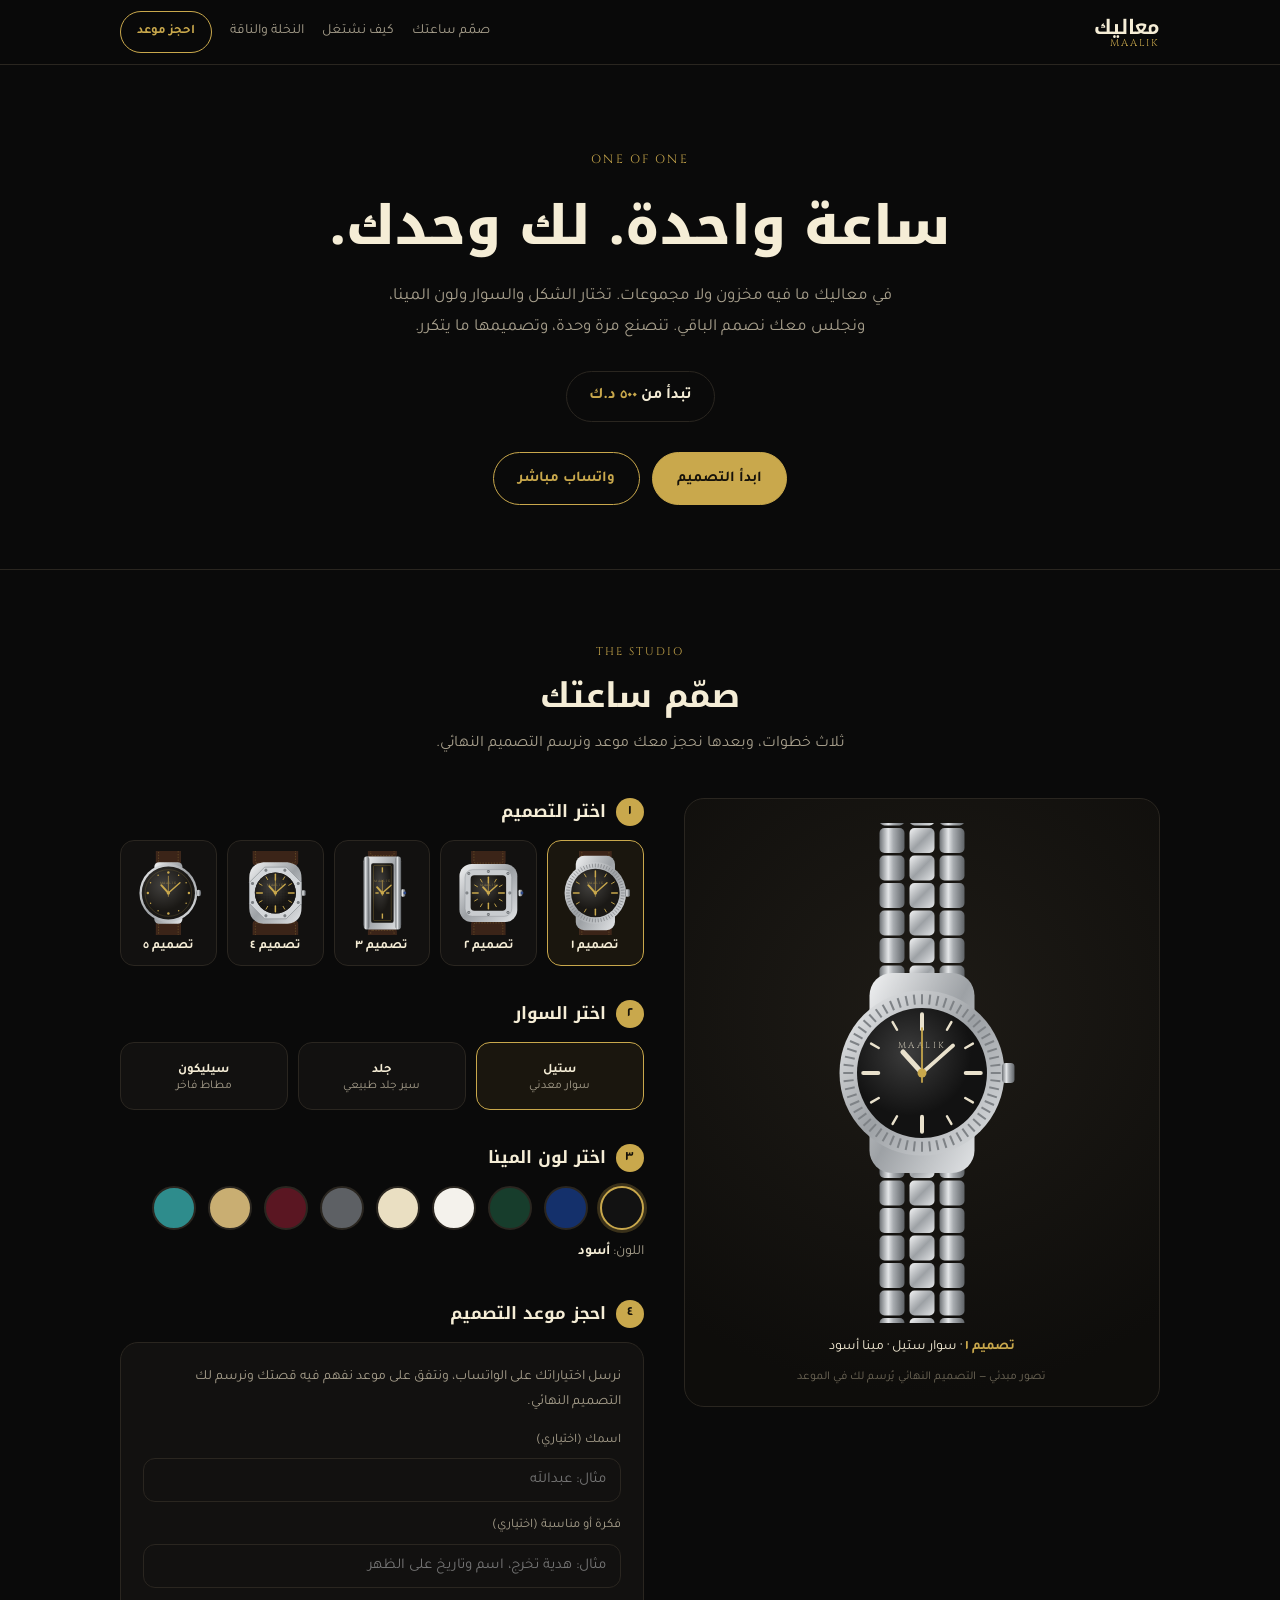
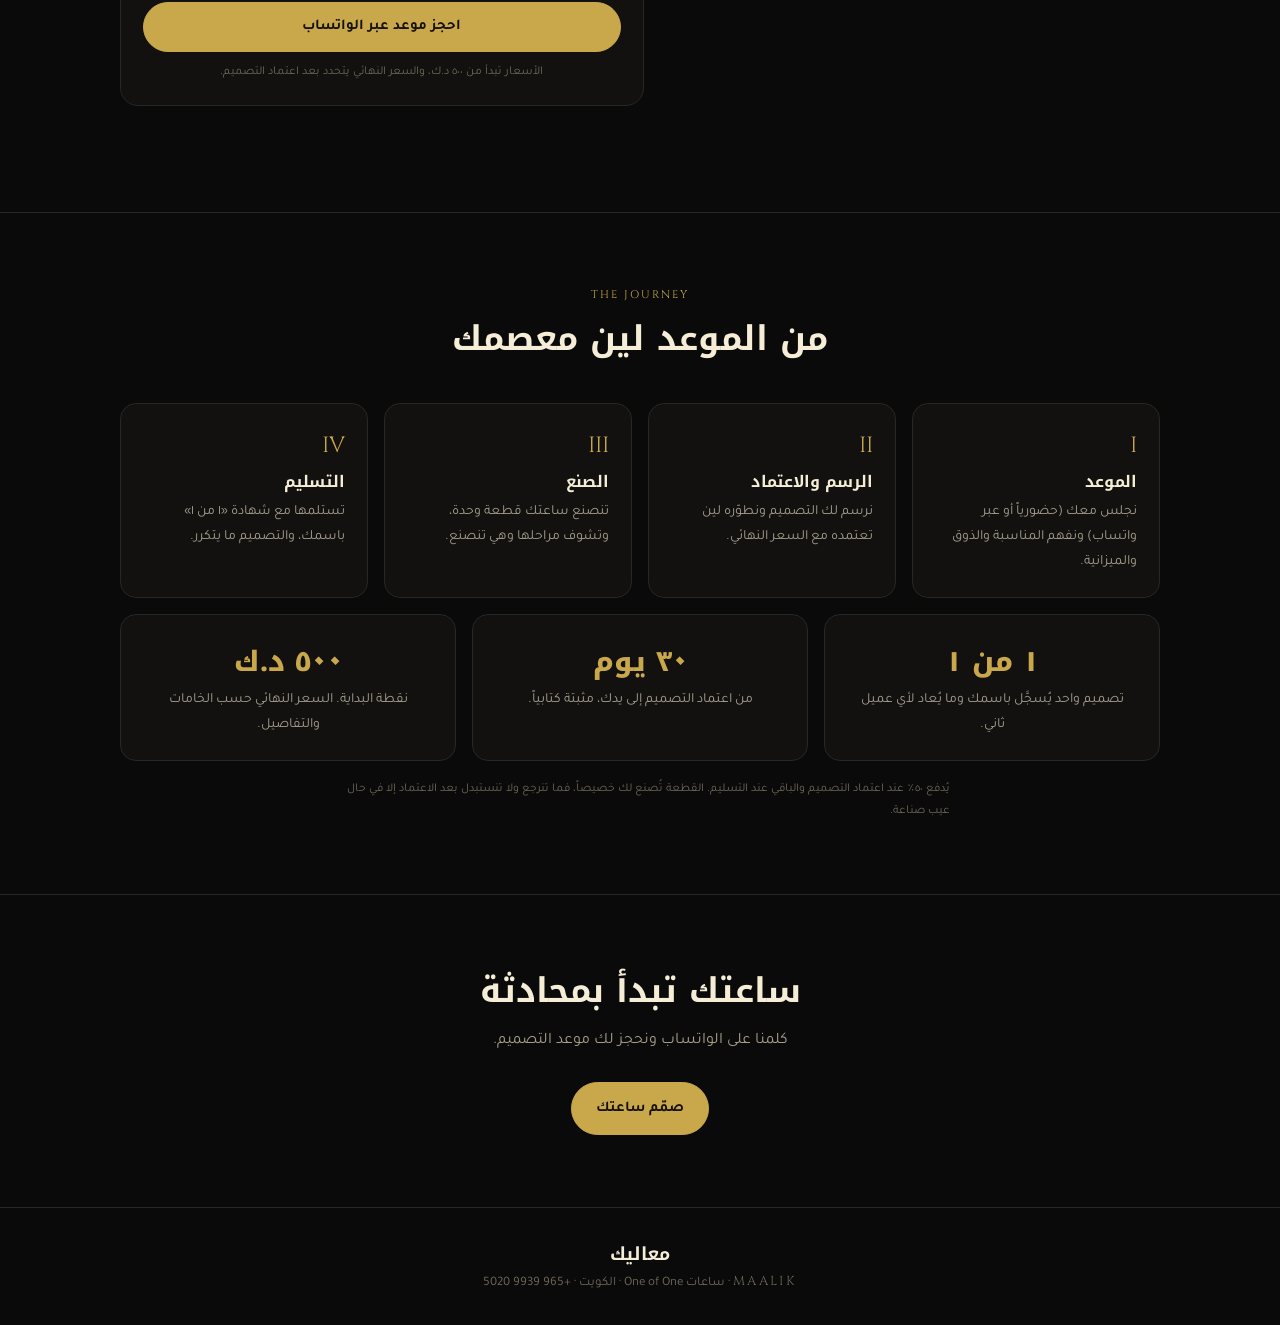
<file: index.html>
<!doctype html>
<html lang="ar" dir="rtl">
<head>
<meta charset="utf-8">
<meta name="viewport" content="width=device-width, initial-scale=1">
<title>معاليك — ساعة تُصمَّم لك وحدك</title>
<meta name="description" content="معاليك: اختر شكل ساعتك وسوارها ولون المينا، واحجز موعد تصميم خاص عبر الواتساب. ساعة One of One تُصنع لك وحدك — تبدأ من ٥٠٠ د.ك. الكويت.">
<meta property="og:title" content="معاليك — ساعة تُصمَّم لك وحدك">
<meta property="og:description" content="اختر التصميم والسوار ولون المينا، واحجز موعدك. تبدأ من ٥٠٠ د.ك.">
<meta property="og:type" content="website">
<meta name="theme-color" content="#0A0A0A">
<link rel="preconnect" href="https://fonts.googleapis.com">
<link rel="preconnect" href="https://fonts.gstatic.com" crossorigin>
<link href="https://fonts.googleapis.com/css2?family=Cinzel:wght@500;700&family=Noto+Kufi+Arabic:wght@500;700;800&family=Tajawal:wght@400;500;700&display=swap" rel="stylesheet">
<script src="maalik.js" defer></script>
<script type="application/ld+json">
{"@context":"https://schema.org","@type":"Organization","name":"معاليك — MAALIK","alternateName":"Maalik","description":"ساعات One of One تُصمَّم وتُصنع لصاحبها وحده في الكويت. تبدأ من ٥٠٠ د.ك.","address":{"@type":"PostalAddress","addressCountry":"KW"},"areaServed":"Worldwide","contactPoint":{"@type":"ContactPoint","telephone":"+965-9939-5020","contactType":"customer service","availableLanguage":["ar","en"]}}
</script>
<style>
:root{
  --bg:#0A0A0A; --bg2:#121110; --bg3:#1A1815; --line:#2A2620;
  --gold:#C9A84C; --gold2:#E3C877; --cream:#F5EDD6; --dim:#A79F8C; --dim2:#6F6858;
}
*{box-sizing:border-box}
html{scroll-behavior:smooth}
html,body{margin:0;padding:0;background:var(--bg);color:var(--cream)}
body{font-family:'Tajawal',system-ui,sans-serif;font-size:16px;line-height:1.8;-webkit-font-smoothing:antialiased}
h1,h2,h3{font-family:'Noto Kufi Arabic','Tajawal',sans-serif;margin:0;color:var(--cream);line-height:1.4}
a{color:inherit;text-decoration:none}
button{font-family:inherit;cursor:pointer}
.wrap{max-width:1080px;margin:0 auto;padding:0 20px}
.en{font-family:'Cinzel',Georgia,serif;letter-spacing:.18em}

/* top */
.top{position:sticky;top:0;z-index:20;background:rgba(10,10,10,.92);backdrop-filter:blur(14px);border-bottom:1px solid var(--line)}
.top .wrap{display:flex;align-items:center;justify-content:space-between;height:64px;gap:12px}
.logo{display:flex;flex-direction:column;line-height:1.1}
.logo b{font-family:'Noto Kufi Arabic',sans-serif;font-size:20px;color:var(--cream)}
.logo span{font-size:10px;color:var(--gold)}
.top nav{display:flex;gap:18px;align-items:center;font-size:14px;color:var(--dim)}
.top nav a:hover{color:var(--cream)}
.btn{display:inline-flex;align-items:center;justify-content:center;gap:8px;border-radius:999px;font-weight:700;font-size:15px;padding:12px 24px;border:1px solid var(--gold);transition:background .2s,color .2s}
.btn-gold{background:var(--gold);color:#16120A}
.btn-gold:hover{background:var(--gold2)}
.btn-line{color:var(--gold);background:transparent}
.btn-line:hover{background:rgba(201,168,76,.1)}
.top .btn{padding:8px 16px;font-size:13px}
@media(max-width:640px){.top nav .hide-sm{display:none}}

/* hero */
.hero{text-align:center;padding:84px 0 64px;border-bottom:1px solid var(--line)}
.hero .kicker{color:var(--gold);font-size:12px;margin-bottom:18px}
.hero h1{font-size:clamp(32px,6vw,54px);font-weight:800}
.hero p{max-width:560px;margin:18px auto 0;color:var(--dim);font-size:17px}
.price{display:inline-block;margin:28px 0 30px;padding:10px 22px;border:1px solid var(--line);border-radius:999px;color:var(--cream);font-weight:700}
.price b{color:var(--gold)}
.hero .ctas{display:flex;gap:12px;justify-content:center;flex-wrap:wrap}

/* studio */
section{padding:72px 0}
.sec-head{text-align:center;margin-bottom:40px}
.sec-head .en{color:var(--gold);font-size:11px;display:block;margin-bottom:10px}
.sec-head h2{font-size:clamp(24px,4vw,34px)}
.sec-head p{color:var(--dim);margin:10px auto 0;max-width:540px}
.studio{display:grid;grid-template-columns:minmax(0,1fr) minmax(0,1.1fr);gap:40px;align-items:start}
@media(max-width:860px){.studio{grid-template-columns:1fr;gap:28px}}
.stage{position:sticky;top:88px;background:radial-gradient(120% 90% at 50% 35%,#1E1B16 0%,#0E0D0B 70%);border:1px solid var(--line);border-radius:20px;padding:24px 16px 18px;text-align:center}
@media(max-width:860px){.stage{position:relative;top:0}.stage svg{max-width:210px}}
.stage svg{width:100%;max-width:300px;height:auto;display:block;margin:0 auto}
.stage .tag{font-size:12px;color:var(--dim2);margin-top:6px}
.stage .sum{margin-top:12px;font-size:14px;color:var(--cream)}
.stage .sum b{color:var(--gold);font-weight:700}

.step{margin-bottom:34px}
.step h3{font-size:17px;display:flex;align-items:center;gap:10px;margin-bottom:14px}
.step h3 i{font-style:normal;width:28px;height:28px;border-radius:50%;background:var(--gold);color:#16120A;display:inline-flex;align-items:center;justify-content:center;font-size:14px;font-family:'Tajawal',sans-serif;font-weight:700}
.grid5{display:grid;grid-template-columns:repeat(5,minmax(0,1fr));gap:10px}
@media(max-width:520px){.grid5{grid-template-columns:repeat(3,minmax(0,1fr))}}
.opt{background:var(--bg2);border:1px solid var(--line);border-radius:14px;color:var(--cream);padding:10px 6px 10px;text-align:center;transition:border-color .2s,background .2s}
.opt:hover{border-color:#4A4335}
.opt[aria-pressed="true"]{border-color:var(--gold);background:#1A160E}
.opt svg{width:100%;height:auto;max-height:84px;display:block}
.opt span{display:block;font-size:13px;margin-top:4px;font-weight:700}
.grid3{display:grid;grid-template-columns:repeat(3,minmax(0,1fr));gap:10px}
.opt.strap{padding:16px 8px}
.opt.strap small{display:block;color:var(--dim);font-size:12px;font-weight:400}
.sw{display:flex;flex-wrap:wrap;gap:12px}
.sw button{width:44px;height:44px;border-radius:50%;border:2px solid var(--line);padding:0;position:relative}
.sw button[aria-pressed="true"]{border-color:var(--gold);box-shadow:0 0 0 3px rgba(201,168,76,.25)}
.sw-name{margin-top:10px;font-size:14px;color:var(--dim)}
.sw-name b{color:var(--cream)}
.field{display:block;margin-top:6px}
.field label{display:block;font-size:13px;color:var(--dim);margin-bottom:6px}
.field input{width:100%;background:var(--bg2);border:1px solid var(--line);border-radius:12px;color:var(--cream);font-family:inherit;font-size:15px;padding:12px 14px}
.field input:focus{outline:none;border-color:var(--gold)}
.book{background:var(--bg2);border:1px solid var(--line);border-radius:18px;padding:22px}
.book p{margin:0 0 14px;color:var(--dim);font-size:14px}
.book .btn{width:100%;margin-top:14px;padding:15px}
.note{font-size:12px;color:var(--dim2);margin-top:10px;text-align:center}

/* how */
.how{border-top:1px solid var(--line)}
.steps4{display:grid;grid-template-columns:repeat(4,minmax(0,1fr));gap:16px}
@media(max-width:860px){.steps4{grid-template-columns:repeat(2,minmax(0,1fr))}}
@media(max-width:480px){.steps4{grid-template-columns:1fr}}
.card{background:var(--bg2);border:1px solid var(--line);border-radius:16px;padding:22px}
.card .n{font-family:'Cinzel',serif;color:var(--gold);font-size:22px}
.card h3{font-size:16px;margin:6px 0}
.card p{margin:0;color:var(--dim);font-size:14px}
.promise{display:grid;grid-template-columns:repeat(3,minmax(0,1fr));gap:16px;margin-top:16px}
@media(max-width:760px){.promise{grid-template-columns:1fr}}
.promise .card{text-align:center}
.promise .big{font-family:'Noto Kufi Arabic',sans-serif;font-size:28px;color:var(--gold);font-weight:800}

/* final */
.final{text-align:center;border-top:1px solid var(--line)}
.final h2{font-size:clamp(24px,4vw,34px)}
.final p{color:var(--dim);max-width:520px;margin:12px auto 26px}
footer{border-top:1px solid var(--line);padding:30px 0;text-align:center;color:var(--dim2);font-size:13px}
footer b{display:block;font-family:'Noto Kufi Arabic',sans-serif;color:var(--cream);font-size:18px}
.fine{font-size:12px;color:var(--dim2);max-width:620px;margin:18px auto 0}
</style>
</head>
<body>

<header class="top">
  <div class="wrap">
    <a class="logo" href="./"><b>معاليك</b><span class="en">MAALIK</span></a>
    <nav>
      <a class="hide-sm" href="#design">صمّم ساعتك</a>
      <a class="hide-sm" href="#how">كيف نشتغل</a>
      <a class="hide-sm" href="nakhla-naqa.html">النخلة والناقة</a>
      <a class="btn btn-line" href="#design">احجز موعد</a>
    </nav>
  </div>
</header>

<main>
  <section class="hero">
    <div class="wrap">
      <div class="kicker en">ONE OF ONE</div>
      <h1>ساعة واحدة. لك وحدك.</h1>
      <p>في معاليك ما فيه مخزون ولا مجموعات. تختار الشكل والسوار ولون المينا، ونجلس معك نصمم الباقي. تنصنع مرة وحدة، وتصميمها ما يتكرر.</p>
      <div class="price">تبدأ من <b>٥٠٠ د.ك</b></div>
      <div class="ctas">
        <a class="btn btn-gold" href="#design">ابدأ التصميم</a>
        <a class="btn btn-line" href="https://wa.me/96599395020?text=%D9%85%D8%B1%D8%AD%D8%A8%D8%A7%D8%8C%20%D8%A3%D8%A8%D9%8A%20%D8%A3%D8%AD%D8%AC%D8%B2%20%D9%85%D9%88%D8%B9%D8%AF%20%D8%AA%D8%B5%D9%85%D9%8A%D9%85%20%D9%85%D8%B9%20%D9%85%D8%B9%D8%A7%D9%84%D9%8A%D9%83." target="_blank" rel="noopener">واتساب مباشر</a>
      </div>
    </div>
  </section>

  <section id="design">
    <div class="wrap">
      <div class="sec-head">
        <span class="en">THE STUDIO</span>
        <h2>صمّم ساعتك</h2>
        <p>ثلاث خطوات، وبعدها نحجز معك موعد ونرسم التصميم النهائي.</p>
      </div>

      <div class="studio">
        <div class="stage" aria-live="polite">
          <svg id="preview" viewBox="0 0 240 400" role="img" aria-label="معاينة الساعة"></svg>
          <div class="sum" id="sum"></div>
          <div class="tag">تصور مبدئي — التصميم النهائي يُرسم لك في الموعد</div>
        </div>

        <div>
          <div class="step">
            <h3><i>١</i> اختر التصميم</h3>
            <div class="grid5" id="shapes"></div>
          </div>

          <div class="step">
            <h3><i>٢</i> اختر السوار</h3>
            <div class="grid3" id="straps"></div>
          </div>

          <div class="step">
            <h3><i>٣</i> اختر لون المينا</h3>
            <div class="sw" id="dials"></div>
            <div class="sw-name">اللون: <b id="dialName"></b></div>
          </div>

          <div class="step">
            <h3><i>٤</i> احجز موعد التصميم</h3>
            <div class="book">
              <p>نرسل اختياراتك على الواتساب، ونتفق على موعد نفهم فيه قصتك ونرسم لك التصميم النهائي.</p>
              <div class="field">
                <label for="nm">اسمك (اختياري)</label>
                <input id="nm" autocomplete="name" placeholder="مثال: عبدالله">
              </div>
              <div class="field" style="margin-top:12px">
                <label for="idea">فكرة أو مناسبة (اختياري)</label>
                <input id="idea" placeholder="مثال: هدية تخرج، اسم وتاريخ على الظهر">
              </div>
              <button class="btn btn-gold" id="bookBtn" type="button">احجز موعد عبر الواتساب</button>
              <div class="note">الأسعار تبدأ من ٥٠٠ د.ك، والسعر النهائي يتحدد بعد اعتماد التصميم.</div>
            </div>
          </div>
        </div>
      </div>
    </div>
  </section>

  <section class="how" id="how">
    <div class="wrap">
      <div class="sec-head">
        <span class="en">THE JOURNEY</span>
        <h2>من الموعد لين معصمك</h2>
      </div>
      <div class="steps4">
        <div class="card"><div class="n">I</div><h3>الموعد</h3><p>نجلس معك (حضورياً أو عبر واتساب) ونفهم المناسبة والذوق والميزانية.</p></div>
        <div class="card"><div class="n">II</div><h3>الرسم والاعتماد</h3><p>نرسم لك التصميم ونطوّره لين تعتمده مع السعر النهائي.</p></div>
        <div class="card"><div class="n">III</div><h3>الصنع</h3><p>تنصنع ساعتك قطعة وحدة، وتشوف مراحلها وهي تنصنع.</p></div>
        <div class="card"><div class="n">IV</div><h3>التسليم</h3><p>تستلمها مع شهادة «١ من ١» باسمك، والتصميم ما يتكرر.</p></div>
      </div>
      <div class="promise">
        <div class="card"><div class="big">١ من ١</div><p>تصميم واحد يُسجَّل باسمك وما يُعاد لأي عميل ثاني.</p></div>
        <div class="card"><div class="big">٣٠ يوم</div><p>من اعتماد التصميم إلى يدك، مثبتة كتابياً.</p></div>
        <div class="card"><div class="big">٥٠٠ د.ك</div><p>نقطة البداية. السعر النهائي حسب الخامات والتفاصيل.</p></div>
      </div>
      <p class="fine">يُدفع ٥٠٪ عند اعتماد التصميم والباقي عند التسليم. القطعة تُصنع لك خصيصاً، فما تنرجع ولا تنستبدل بعد الاعتماد إلا في حال عيب صناعة.</p>
    </div>
  </section>

  <section class="final">
    <div class="wrap">
      <h2>ساعتك تبدأ بمحادثة</h2>
      <p>كلمنا على الواتساب ونحجز لك موعد التصميم.</p>
      <a class="btn btn-gold" href="#design">صمّم ساعتك</a>
    </div>
  </section>
</main>

<footer>
  <b>معاليك</b>
  <span class="en">MAALIK</span> · ساعات One of One · الكويت · <a href="https://wa.me/96599395020" target="_blank" rel="noopener">+965 9939 5020</a>
</footer>

<script>
(function () {
  var WA = '96599395020';
  var AR = ['٠','١','٢','٣','٤','٥','٦','٧','٨','٩'];
  function ar(n) { return String(n).replace(/\d/g, function (d) { return AR[d]; }); }

  var SHAPES = [1, 2, 3, 4, 5];
  var STRAPS = [
    { id: 'steel', name: 'ستيل', sub: 'سوار معدني' },
    { id: 'leather', name: 'جلد', sub: 'سير جلد طبيعي' },
    { id: 'rubber', name: 'سيليكون', sub: 'مطاط فاخر' }
  ];
  var DIALS = [
    { name: 'أسود', c: '#121212', t: '#E9E1CC' },
    { name: 'أزرق ملكي', c: '#14306B', t: '#E9E1CC' },
    { name: 'أخضر', c: '#173D2C', t: '#E9E1CC' },
    { name: 'أبيض', c: '#F4F2EC', t: '#1B1B1B' },
    { name: 'كريمي', c: '#EADFC2', t: '#2A2418' },
    { name: 'رمادي', c: '#5D6064', t: '#F2F2F2' },
    { name: 'عنابي', c: '#5A1622', t: '#F0E4D0' },
    { name: 'شامبين', c: '#C9AE72', t: '#231C10' },
    { name: 'فيروزي', c: '#2E8C8C', t: '#F4F2EC' }
  ];
  var S = { shape: 1, strap: 'steel', dial: 0 };

  /* ---------- drawing ---------- */
  var STEEL = '<linearGradient id="g-steel" x1="0" x2="1"><stop offset="0" stop-color="#6E7276"/><stop offset=".35" stop-color="#E4E6E8"/><stop offset=".55" stop-color="#A9ADB1"/><stop offset="1" stop-color="#5F6367"/></linearGradient>' +
              '<linearGradient id="g-case" x1="0" y1="0" x2="1" y2="1"><stop offset="0" stop-color="#F1F2F3"/><stop offset=".5" stop-color="#9DA1A5"/><stop offset="1" stop-color="#E2E4E6"/></linearGradient>' +
              '<radialGradient id="g-dial" cx=".4" cy=".35" r=".8"><stop offset="0" stop-color="#fff" stop-opacity=".18"/><stop offset=".6" stop-color="#fff" stop-opacity="0"/></radialGradient>';

  function strapSVG(kind, x, w, top, bottom, h) {
    // top band from 0..top, bottom band from bottom..h
    var out = '';
    if (kind === 'steel') {
      var seg = 22, y;
      for (y = top - seg; y > -seg; y -= seg) out += link(y);
      for (y = bottom; y < h; y += seg) out += link(y);
      return out;
    }
    var fill = kind === 'leather' ? '#3B2418' : '#1B1B1D';
    var edge = kind === 'leather' ? '#5B3A27' : '#2C2C30';
    out += '<rect x="' + x + '" y="0" width="' + w + '" height="' + top + '" rx="6" fill="' + fill + '" stroke="' + edge + '"/>';
    out += '<rect x="' + x + '" y="' + bottom + '" width="' + w + '" height="' + (h - bottom) + '" rx="6" fill="' + fill + '" stroke="' + edge + '"/>';
    if (kind === 'leather') {
      out += '<rect x="' + (x + 5) + '" y="-4" width="' + (w - 10) + '" height="' + (top) + '" rx="4" fill="none" stroke="#C9A84C" stroke-opacity=".55" stroke-dasharray="3 3"/>';
      out += '<rect x="' + (x + 5) + '" y="' + (bottom + 4) + '" width="' + (w - 10) + '" height="' + (h - bottom) + '" rx="4" fill="none" stroke="#C9A84C" stroke-opacity=".55" stroke-dasharray="3 3"/>';
    } else {
      for (var i = 0; i < 4; i++) {
        out += '<rect x="' + (x + w / 2 - 14) + '" y="' + (18 + i * 22) + '" width="28" height="6" rx="3" fill="#0E0E10"/>';
        out += '<rect x="' + (x + w / 2 - 14) + '" y="' + (bottom + 24 + i * 22) + '" width="28" height="6" rx="3" fill="#0E0E10"/>';
      }
    }
    return out;
    function link(yy) {
      var c = (w - 8) / 3;
      return '<g><rect x="' + x + '" y="' + yy + '" width="' + c + '" height="20" rx="4" fill="url(#g-steel)"/>' +
             '<rect x="' + (x + c + 4) + '" y="' + yy + '" width="' + c + '" height="20" rx="4" fill="url(#g-case)"/>' +
             '<rect x="' + (x + 2 * c + 8) + '" y="' + yy + '" width="' + c + '" height="20" rx="4" fill="url(#g-steel)"/></g>';
    }
  }

  function markers(cx, cy, r, color, style) {
    var out = '';
    for (var i = 0; i < 12; i++) {
      var a = i * Math.PI / 6;
      var x1 = cx + Math.sin(a) * r, y1 = cy - Math.cos(a) * r;
      var len = i % 3 === 0 ? 12 : 7;
      var x2 = cx + Math.sin(a) * (r - len), y2 = cy - Math.cos(a) * (r - len);
      out += '<line x1="' + x1.toFixed(1) + '" y1="' + y1.toFixed(1) + '" x2="' + x2.toFixed(1) + '" y2="' + y2.toFixed(1) + '" stroke="' + color + '" stroke-width="' + (i % 3 === 0 ? 3.2 : 2) + '" stroke-linecap="round"/>';
    }
    return out;
  }
  function hands(cx, cy, len, color) {
    return '<g stroke-linecap="round">' +
      '<line x1="' + cx + '" y1="' + cy + '" x2="' + (cx - len * .38) + '" y2="' + (cy - len * .42) + '" stroke="' + color + '" stroke-width="4"/>' +
      '<line x1="' + cx + '" y1="' + cy + '" x2="' + (cx + len * .62) + '" y2="' + (cy - len * .55) + '" stroke="' + color + '" stroke-width="3"/>' +
      '<line x1="' + cx + '" y1="' + (cy + len * .18) + '" x2="' + cx + '" y2="' + (cy - len * .9) + '" stroke="#C9A84C" stroke-width="1.4"/>' +
      '<circle cx="' + cx + '" cy="' + cy + '" r="3.6" fill="#C9A84C"/></g>';
  }
  function brandMark(cx, y, color) {
    return '<text x="' + cx + '" y="' + y + '" text-anchor="middle" font-family="Cinzel, serif" font-size="7" letter-spacing="2" fill="' + color + '" opacity=".8">MAALIK</text>';
  }

  // each design returns {strapX, strapW, top, bottom, body}
  function design(n, d) {
    var cx = 120, cy = 200, t = d.t, c = d.c, b = '';
    if (n === 1) { // round, fluted bezel, crown guard feel
      b += '<rect x="78" y="120" width="84" height="160" rx="18" fill="url(#g-case)"/>';
      b += '<circle cx="' + cx + '" cy="' + cy + '" r="66" fill="url(#g-case)"/>';
      for (var i = 0; i < 60; i++) { var a = i * Math.PI / 30; b += '<line x1="' + (cx + Math.sin(a) * 63).toFixed(1) + '" y1="' + (cy - Math.cos(a) * 63).toFixed(1) + '" x2="' + (cx + Math.sin(a) * 55).toFixed(1) + '" y2="' + (cy - Math.cos(a) * 55).toFixed(1) + '" stroke="#7E8286" stroke-width="1.6"/>'; }
      b += '<rect x="184" y="192" width="10" height="16" rx="3" fill="url(#g-steel)"/>';
      b += '<circle cx="' + cx + '" cy="' + cy + '" r="52" fill="' + c + '"/><circle cx="' + cx + '" cy="' + cy + '" r="52" fill="url(#g-dial)"/>';
      b += markers(cx, cy, 47, t) + brandMark(cx, cy - 20, t) + hands(cx, cy, 40, t);
      return { x: 86, w: 68, top: 136, bottom: 264, body: b };
    }
    if (n === 2) { // square case with screwed bezel
      b += '<rect x="58" y="138" width="124" height="124" rx="26" fill="url(#g-case)"/>';
      b += '<rect x="70" y="150" width="100" height="100" rx="16" fill="#C9CCCF" stroke="#8D9195"/>';
      var pts = [[78, 158], [120, 154], [162, 158], [166, 200], [162, 242], [120, 246], [78, 242], [74, 200]];
      pts.forEach(function (p) { b += '<circle cx="' + p[0] + '" cy="' + p[1] + '" r="3.2" fill="#6A6E72"/><line x1="' + (p[0] - 2) + '" y1="' + p[1] + '" x2="' + (p[0] + 2) + '" y2="' + p[1] + '" stroke="#DADCDE" stroke-width="1"/>'; });
      b += '<rect x="184" y="193" width="9" height="14" rx="3" fill="url(#g-steel)"/><circle cx="192" cy="200" r="3" fill="#2E4A8C"/>';
      b += '<rect x="82" y="162" width="76" height="76" rx="8" fill="' + c + '"/><rect x="82" y="162" width="76" height="76" rx="8" fill="url(#g-dial)"/>';
      b += markers(cx, cy, 34, t) + brandMark(cx, cy - 14, t) + hands(cx, cy, 30, t);
      return { x: 84, w: 72, top: 140, bottom: 260, body: b };
    }
    if (n === 3) { // tall rectangle with side rails
      b += '<rect x="80" y="122" width="80" height="156" rx="10" fill="url(#g-case)"/>';
      b += '<rect x="80" y="122" width="12" height="156" rx="6" fill="url(#g-steel)"/><rect x="148" y="122" width="12" height="156" rx="6" fill="url(#g-steel)"/>';
      b += '<rect x="160" y="192" width="9" height="16" rx="3" fill="url(#g-steel)"/><circle cx="168" cy="200" r="3" fill="#2E4A8C"/>';
      b += '<rect x="96" y="136" width="48" height="128" rx="4" fill="' + c + '"/><rect x="96" y="136" width="48" height="128" rx="4" fill="url(#g-dial)"/>';
      b += '<rect x="101" y="141" width="38" height="118" rx="2" fill="none" stroke="' + t + '" stroke-opacity=".5"/>';
      b += '<line x1="120" y1="145" x2="120" y2="156" stroke="' + t + '" stroke-width="3"/><line x1="120" y1="244" x2="120" y2="255" stroke="' + t + '" stroke-width="3"/>';
      b += '<line x1="105" y1="200" x2="112" y2="200" stroke="' + t + '" stroke-width="3"/><line x1="128" y1="200" x2="135" y2="200" stroke="' + t + '" stroke-width="3"/>';
      b += brandMark(cx, 176, t) + hands(cx, cy, 30, t);
      return { x: 90, w: 60, top: 124, bottom: 276, body: b };
    }
    if (n === 4) { // octagonal bezel, integrated bracelet, textured dial
      b += '<path d="M64 168 Q64 138 94 134 L146 134 Q176 138 176 168 L176 232 Q176 262 146 266 L94 266 Q64 262 64 232 Z" fill="url(#g-case)"/>';
      var oct = [];
      for (var j = 0; j < 8; j++) { var aa = Math.PI / 8 + j * Math.PI / 4; oct.push((cx + Math.cos(aa) * 60).toFixed(1) + ',' + (cy + Math.sin(aa) * 60).toFixed(1)); }
      b += '<polygon points="' + oct.join(' ') + '" fill="#D4D7DA" stroke="#8D9195" stroke-width="1.5"/>';
      for (var m = 0; m < 8; m++) { var am = Math.PI / 8 + m * Math.PI / 4; var sx = cx + Math.cos(am) * 53, sy = cy + Math.sin(am) * 53; b += '<polygon points="' + hex(sx, sy, 3.6) + '" fill="#7C8084"/>'; }
      b += '<rect x="176" y="194" width="9" height="12" rx="3" fill="url(#g-steel)"/>';
      b += '<circle cx="' + cx + '" cy="' + cy + '" r="44" fill="' + c + '"/>';
      b += '<defs><pattern id="tap" width="6" height="6" patternUnits="userSpaceOnUse"><rect width="6" height="6" fill="' + c + '"/><rect x="1" y="1" width="4" height="4" fill="#000" fill-opacity=".22"/></pattern></defs>';
      b += '<circle cx="' + cx + '" cy="' + cy + '" r="44" fill="url(#tap)"/><circle cx="' + cx + '" cy="' + cy + '" r="44" fill="url(#g-dial)"/>';
      b += markers(cx, cy, 40, t) + brandMark(cx, cy - 16, t) + hands(cx, cy, 34, t);
      return { x: 72, w: 96, top: 140, bottom: 260, body: b };
    }
    // 5: classic thin round
    b += '<rect x="90" y="134" width="60" height="132" rx="10" fill="url(#g-case)"/>';
    b += '<circle cx="' + cx + '" cy="' + cy + '" r="62" fill="url(#g-case)"/>';
    b += '<rect x="180" y="193" width="10" height="14" rx="5" fill="url(#g-steel)"/>';
    b += '<circle cx="' + cx + '" cy="' + cy + '" r="57" fill="' + c + '"/><circle cx="' + cx + '" cy="' + cy + '" r="57" fill="url(#g-dial)"/>';
    b += '<circle cx="' + cx + '" cy="' + cy + '" r="50" fill="none" stroke="' + t + '" stroke-opacity=".35"/>';
    for (var q = 0; q < 12; q++) { var aq = q * Math.PI / 6; b += '<circle cx="' + (cx + Math.sin(aq) * 44).toFixed(1) + '" cy="' + (cy - Math.cos(aq) * 44).toFixed(1) + '" r="' + (q % 3 === 0 ? 2.6 : 1.6) + '" fill="' + t + '"/>'; }
    b += brandMark(cx, cy - 20, t) + hands(cx, cy, 40, t);
    return { x: 94, w: 52, top: 140, bottom: 260, body: b };
    function hex(x, y, r) { var p = []; for (var i2 = 0; i2 < 6; i2++) { var a2 = i2 * Math.PI / 3; p.push((x + Math.cos(a2) * r).toFixed(1) + ',' + (y + Math.sin(a2) * r).toFixed(1)); } return p.join(' '); }
  }

  function watchSVG(shape, strap, dial, H) {
    var d = design(shape, dial);
    return '<defs>' + STEEL + '</defs>' + strapSVG(strap, d.x, d.w, d.top, d.bottom, H) + d.body;
  }

  /* ---------- UI ---------- */
  var $ = function (id) { return document.getElementById(id); };
  var shapesEl = $('shapes'), strapsEl = $('straps'), dialsEl = $('dials');

  SHAPES.forEach(function (n) {
    var b = document.createElement('button');
    b.type = 'button'; b.className = 'opt'; b.dataset.v = n;
    b.innerHTML = '<svg viewBox="40 110 160 180" aria-hidden="true">' + watchSVG(n, 'leather', { c: '#1A1815', t: '#C9A84C' }, 400) + '</svg><span>تصميم ' + ar(n) + '</span>';
    b.addEventListener('click', function () { S.shape = n; render(); });
    shapesEl.appendChild(b);
  });
  STRAPS.forEach(function (s) {
    var b = document.createElement('button');
    b.type = 'button'; b.className = 'opt strap'; b.dataset.v = s.id;
    b.innerHTML = '<span>' + s.name + '</span><small>' + s.sub + '</small>';
    b.addEventListener('click', function () { S.strap = s.id; render(); });
    strapsEl.appendChild(b);
  });
  DIALS.forEach(function (d, i) {
    var b = document.createElement('button');
    b.type = 'button'; b.style.background = d.c; b.setAttribute('aria-label', d.name); b.title = d.name; b.dataset.v = i;
    b.addEventListener('click', function () { S.dial = i; render(); });
    dialsEl.appendChild(b);
  });

  function strapName() { for (var i = 0; i < STRAPS.length; i++) if (STRAPS[i].id === S.strap) return STRAPS[i].name; }
  function render() {
    $('preview').innerHTML = watchSVG(S.shape, S.strap, DIALS[S.dial], 400);
    [].forEach.call(shapesEl.children, function (b) { b.setAttribute('aria-pressed', String(+b.dataset.v === S.shape)); });
    [].forEach.call(strapsEl.children, function (b) { b.setAttribute('aria-pressed', String(b.dataset.v === S.strap)); });
    [].forEach.call(dialsEl.children, function (b) { b.setAttribute('aria-pressed', String(+b.dataset.v === S.dial)); });
    $('dialName').textContent = DIALS[S.dial].name;
    $('sum').innerHTML = '<b>تصميم ' + ar(S.shape) + '</b> · سوار ' + strapName() + ' · مينا ' + DIALS[S.dial].name;
  }

  $('bookBtn').addEventListener('click', function () {
    var name = $('nm').value.trim(), idea = $('idea').value.trim();
    var m = 'مرحبا، أبي أحجز موعد تصميم مع معاليك' + (name ? ' — ' + name : '') + '\n' +
            '• التصميم: تصميم ' + ar(S.shape) + '\n' +
            '• السوار: ' + strapName() + '\n' +
            '• لون المينا: ' + DIALS[S.dial].name + '\n' +
            (idea ? '• الفكرة: ' + idea + '\n' : '') +
            'متى يناسبكم الموعد؟';
    window.open('https://wa.me/' + WA + '?text=' + encodeURIComponent(m), '_blank');
  });

  render();
})();
</script>
</body>
</html>
</file>
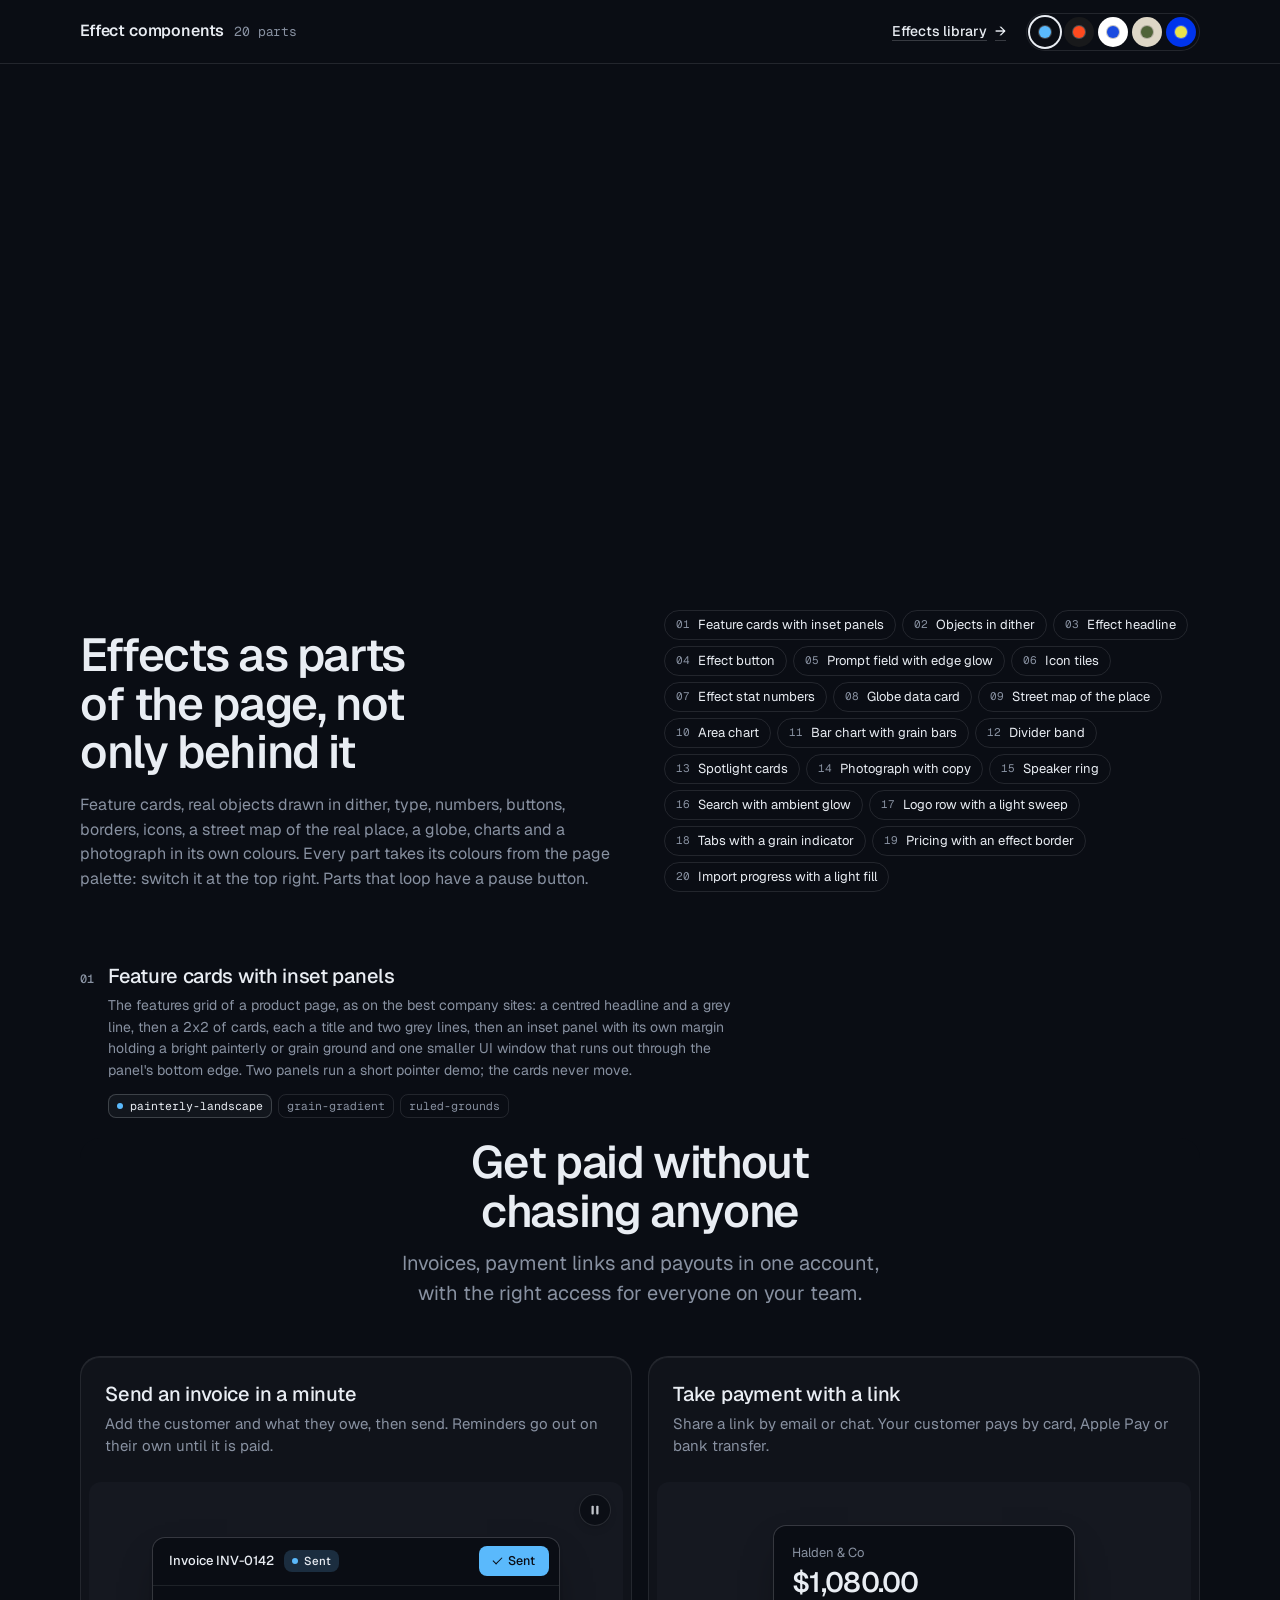
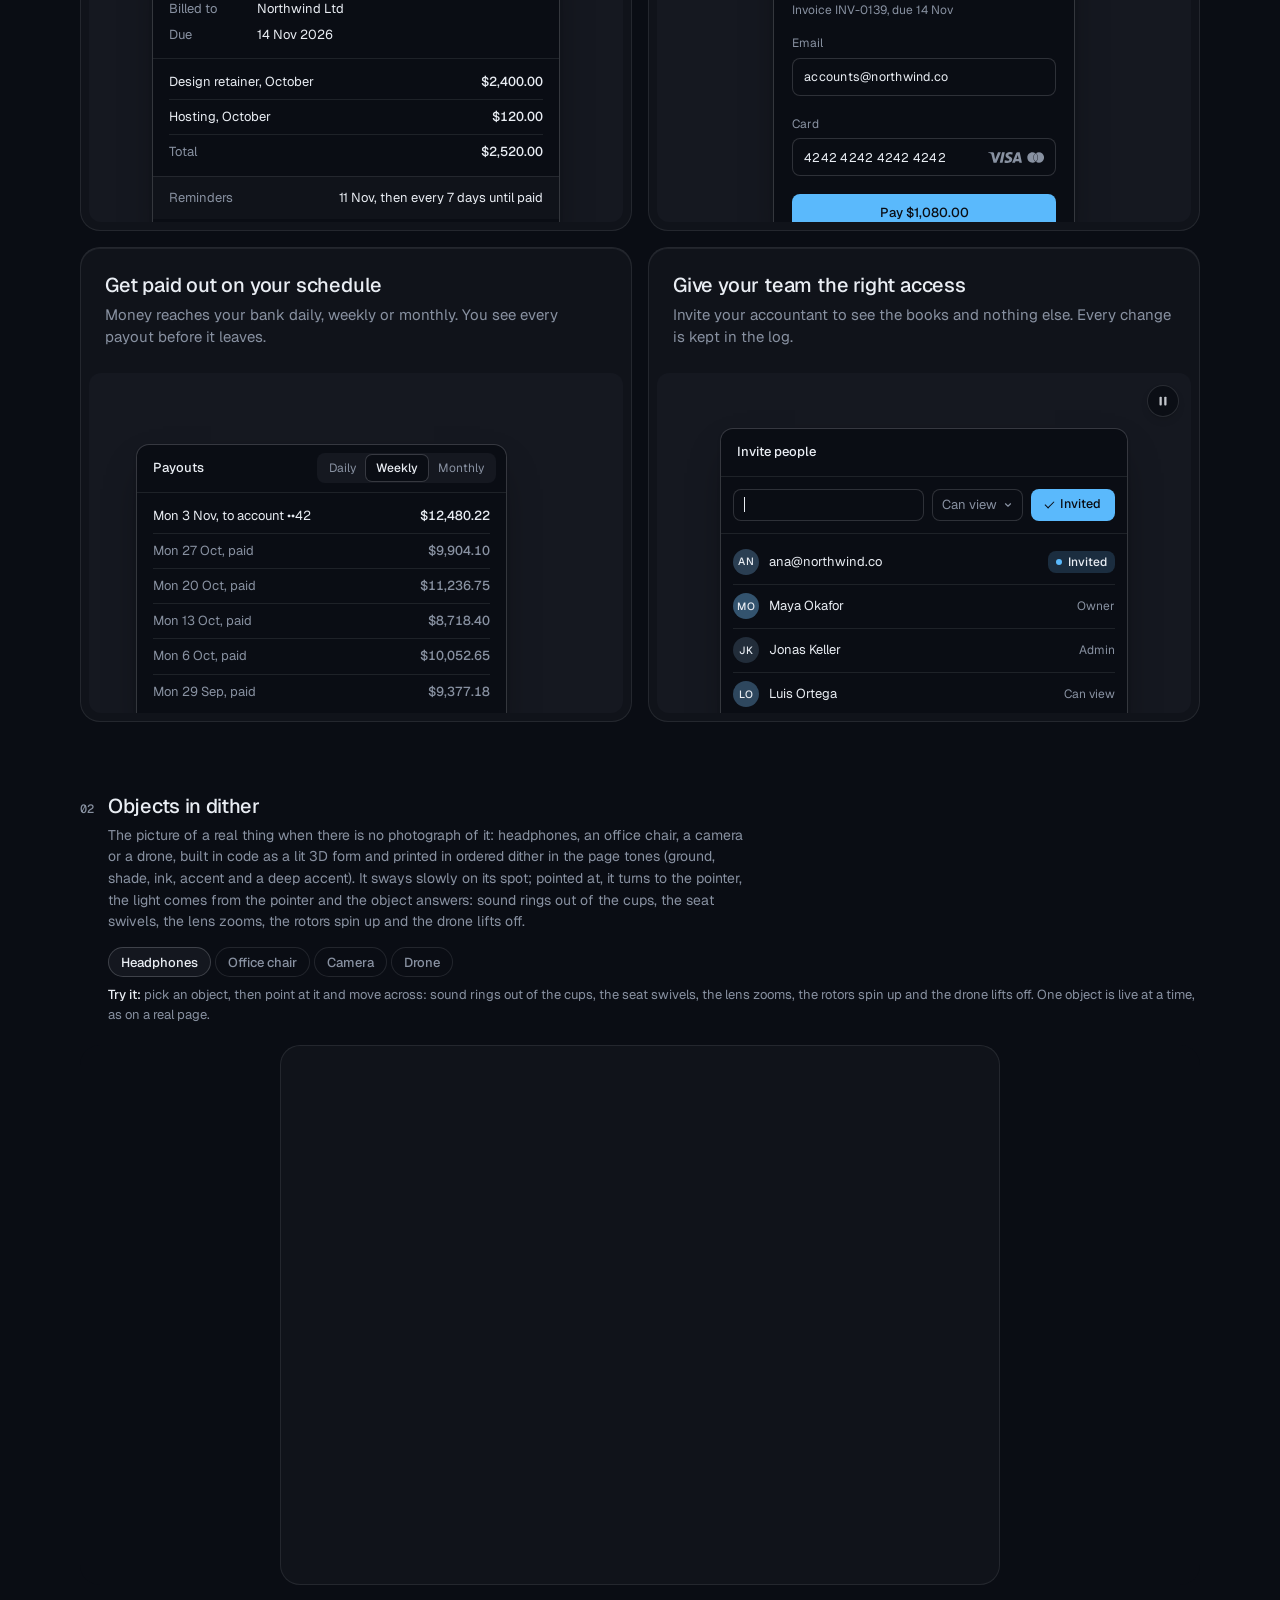
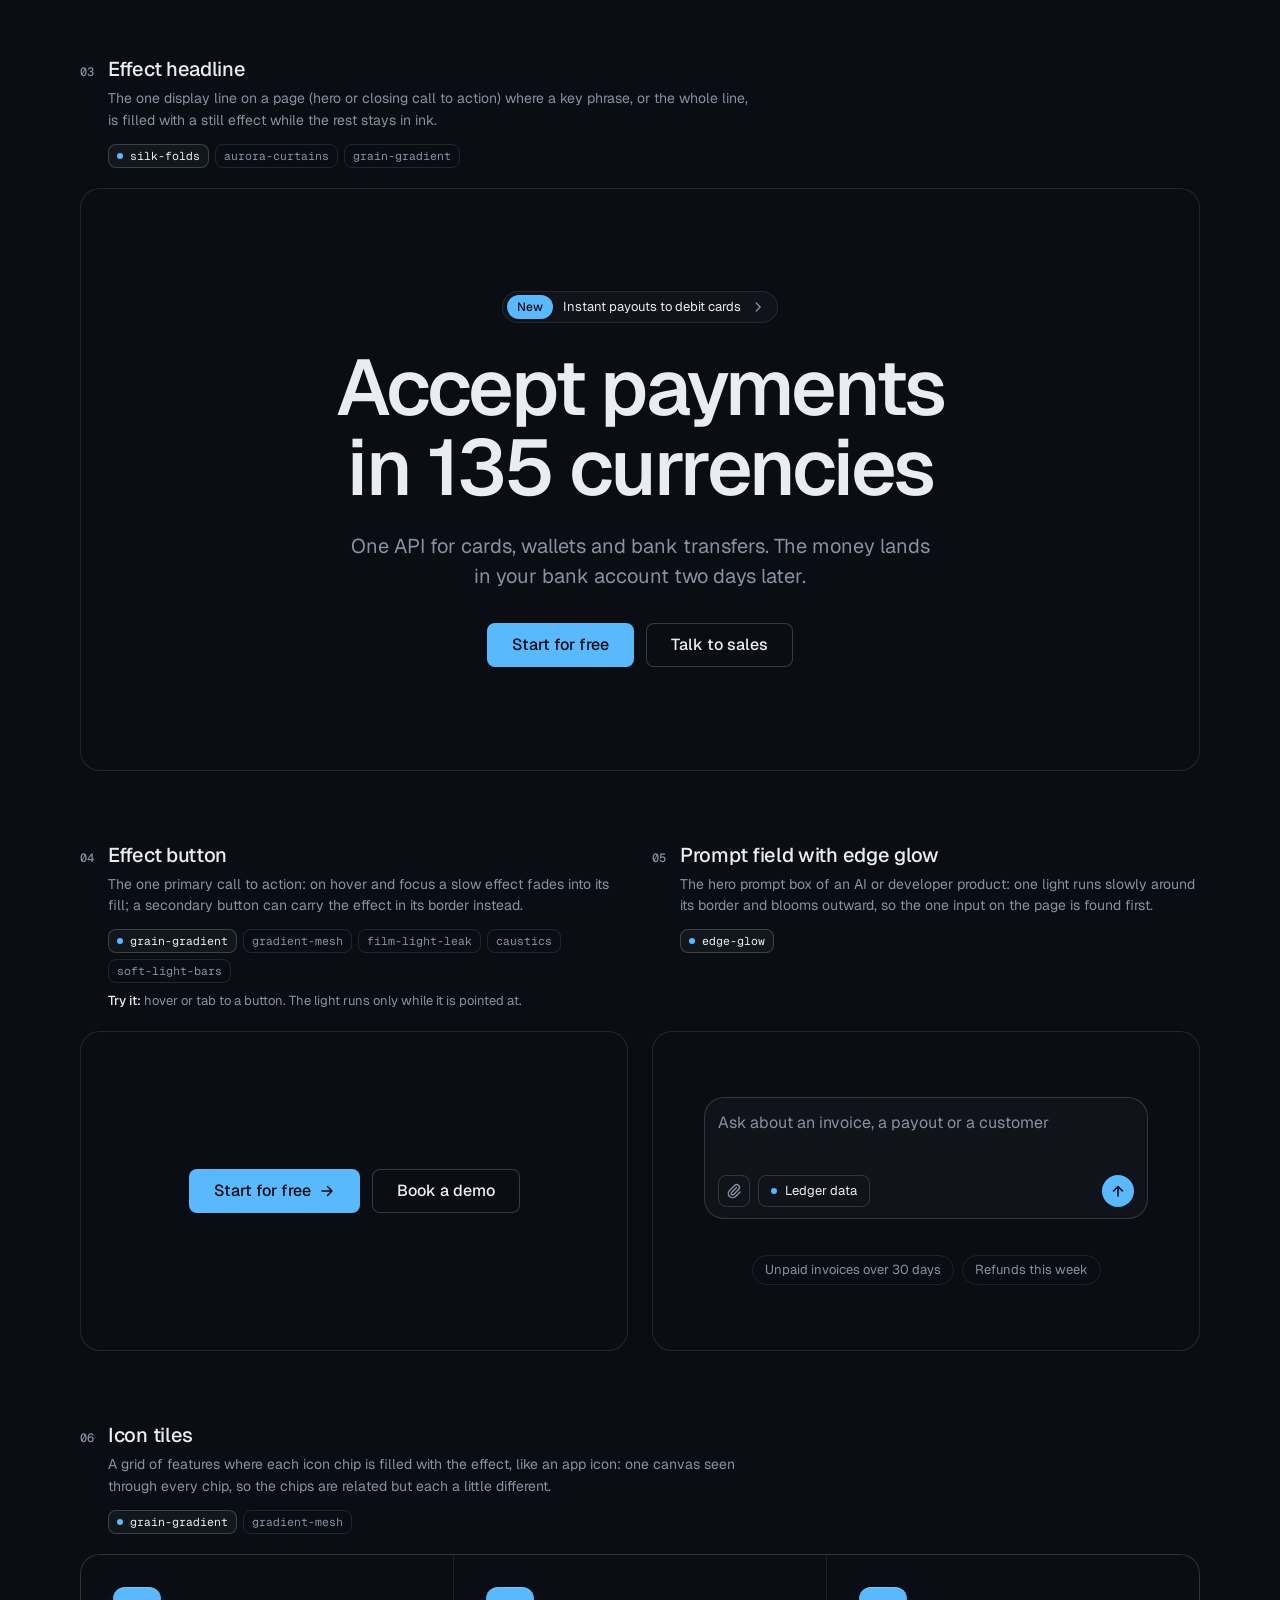
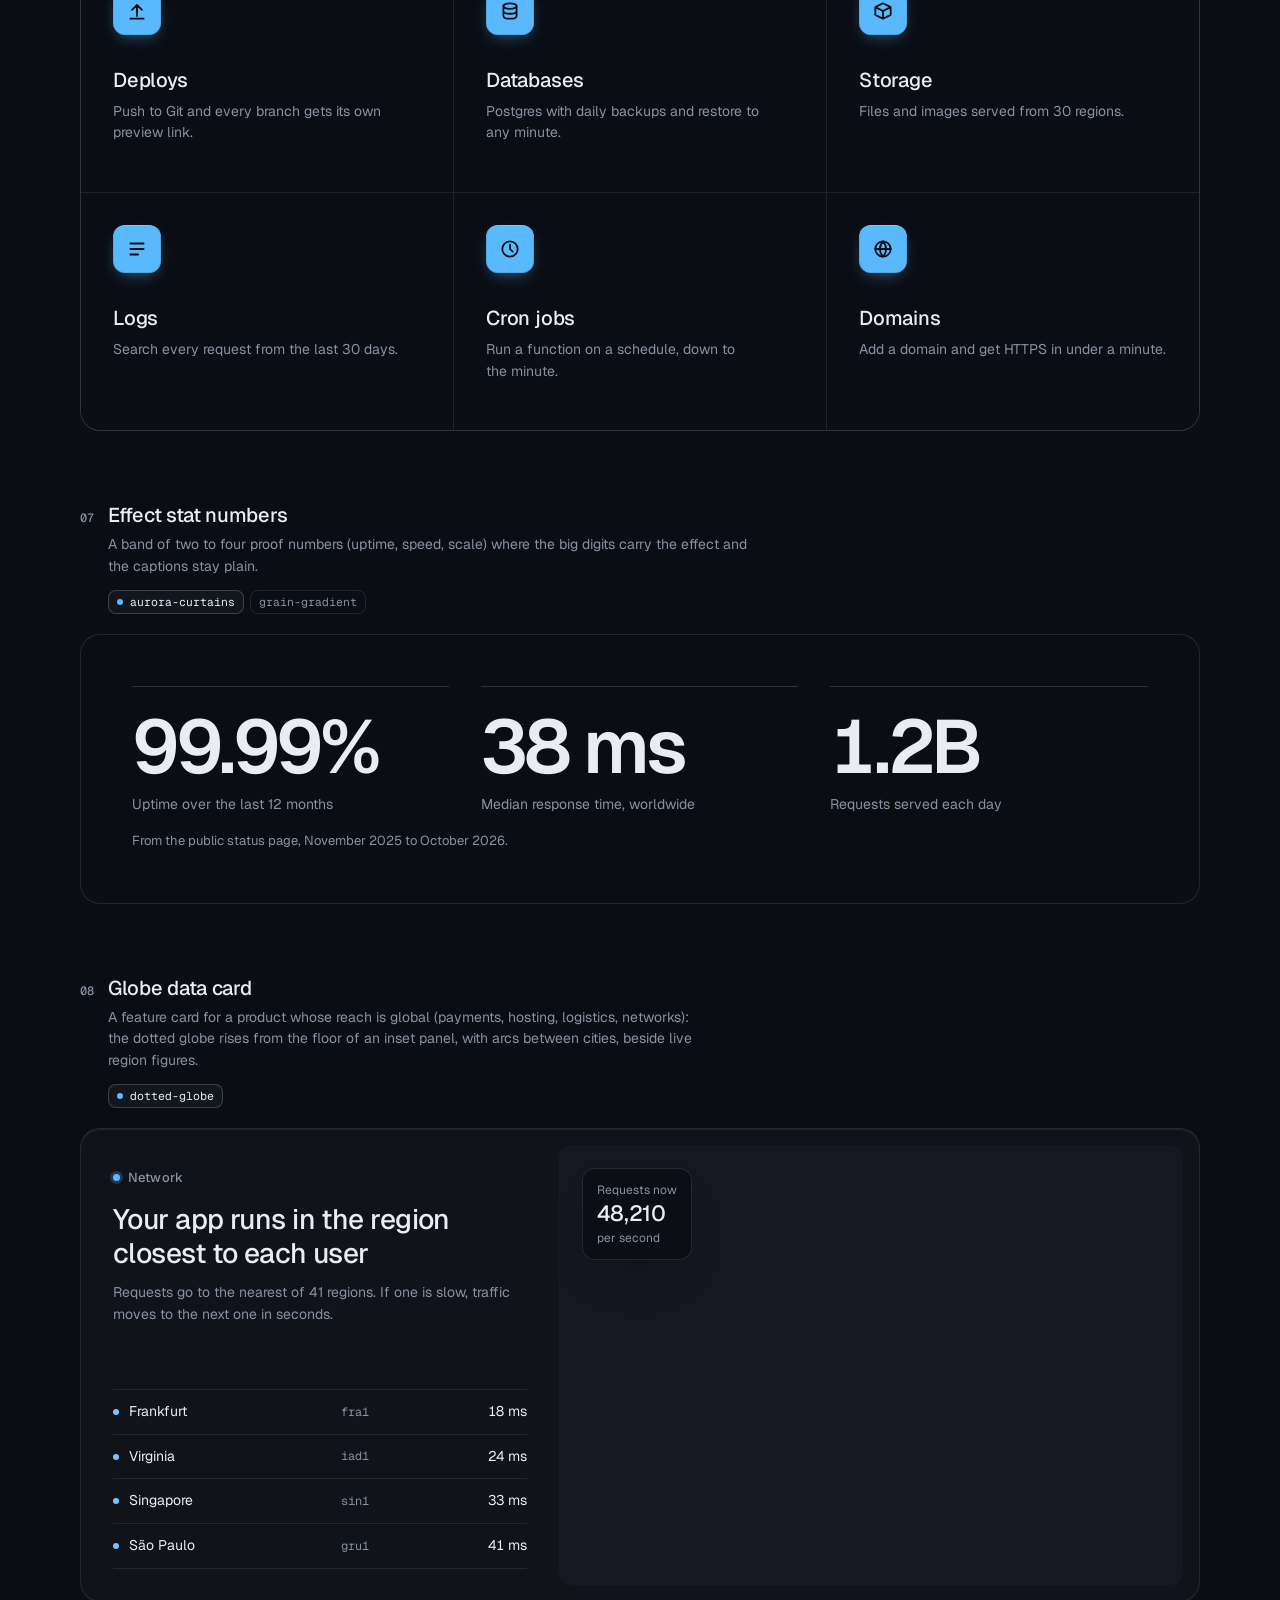
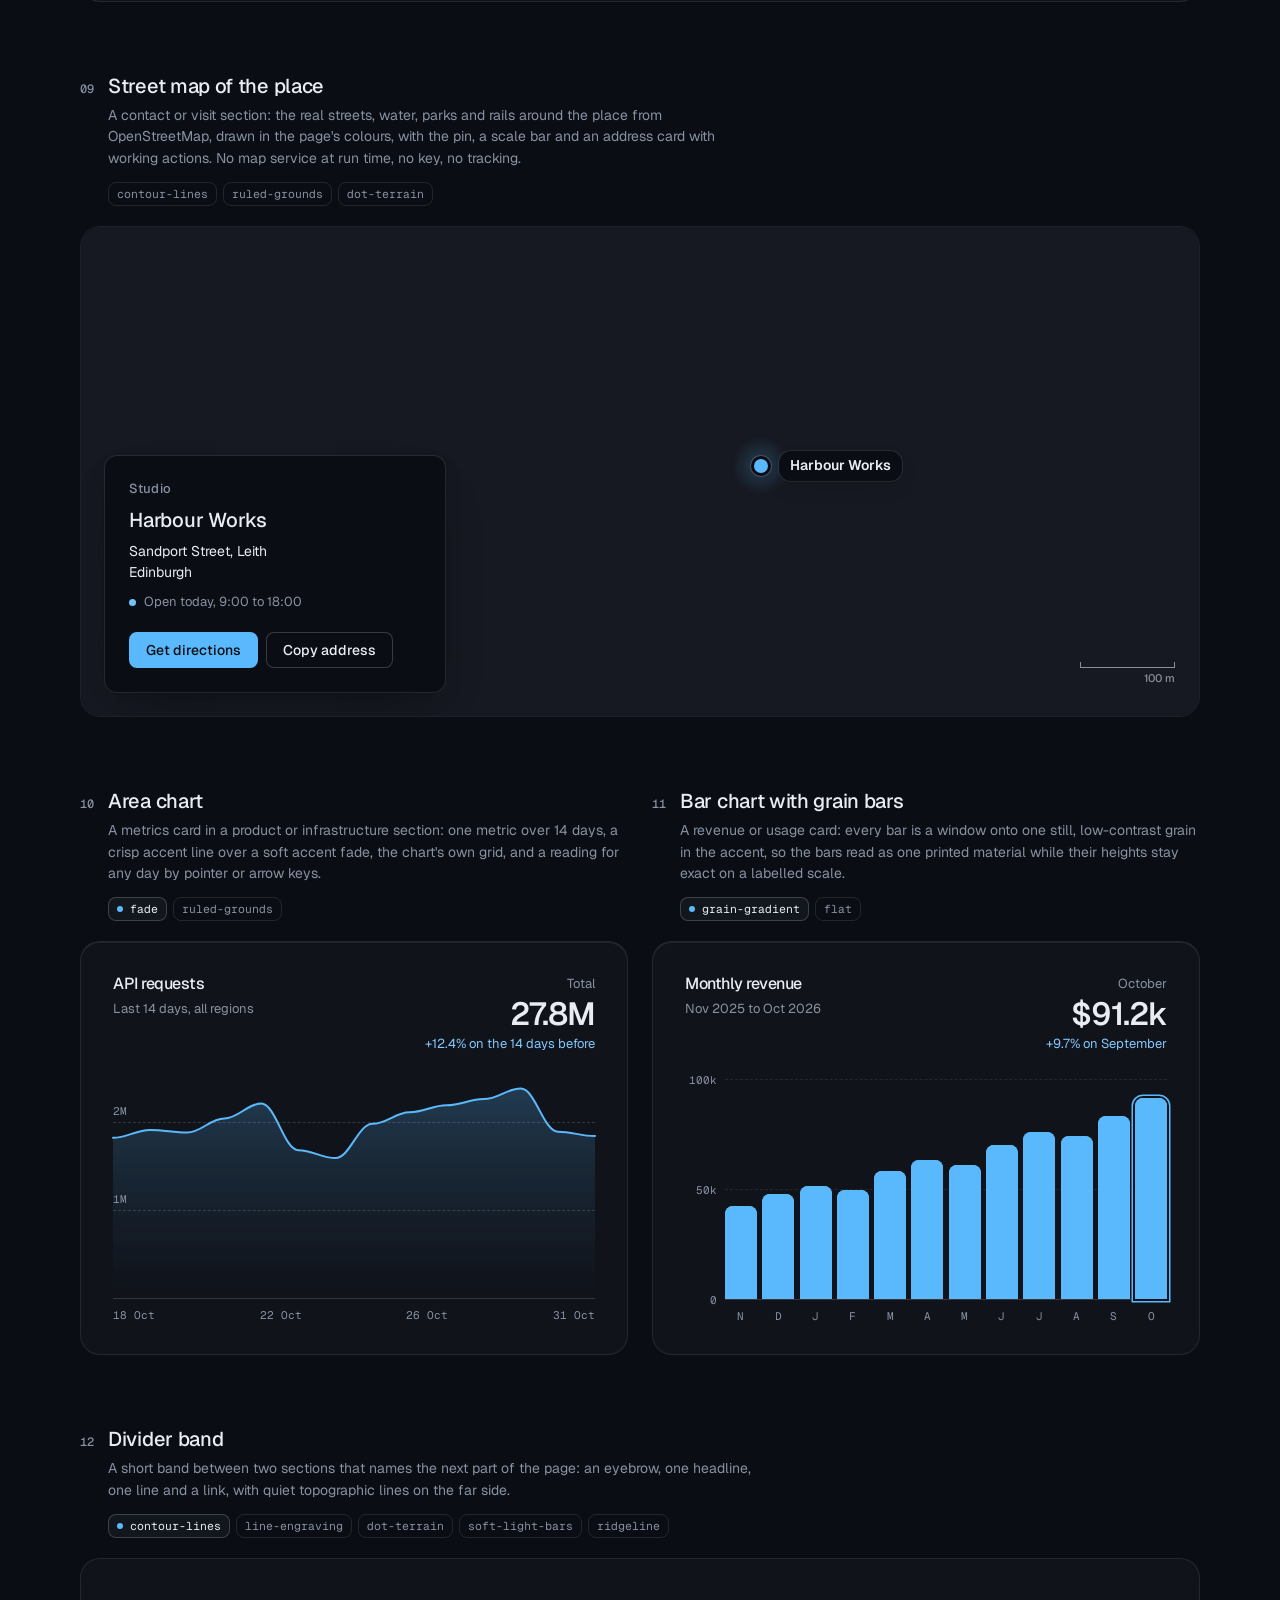
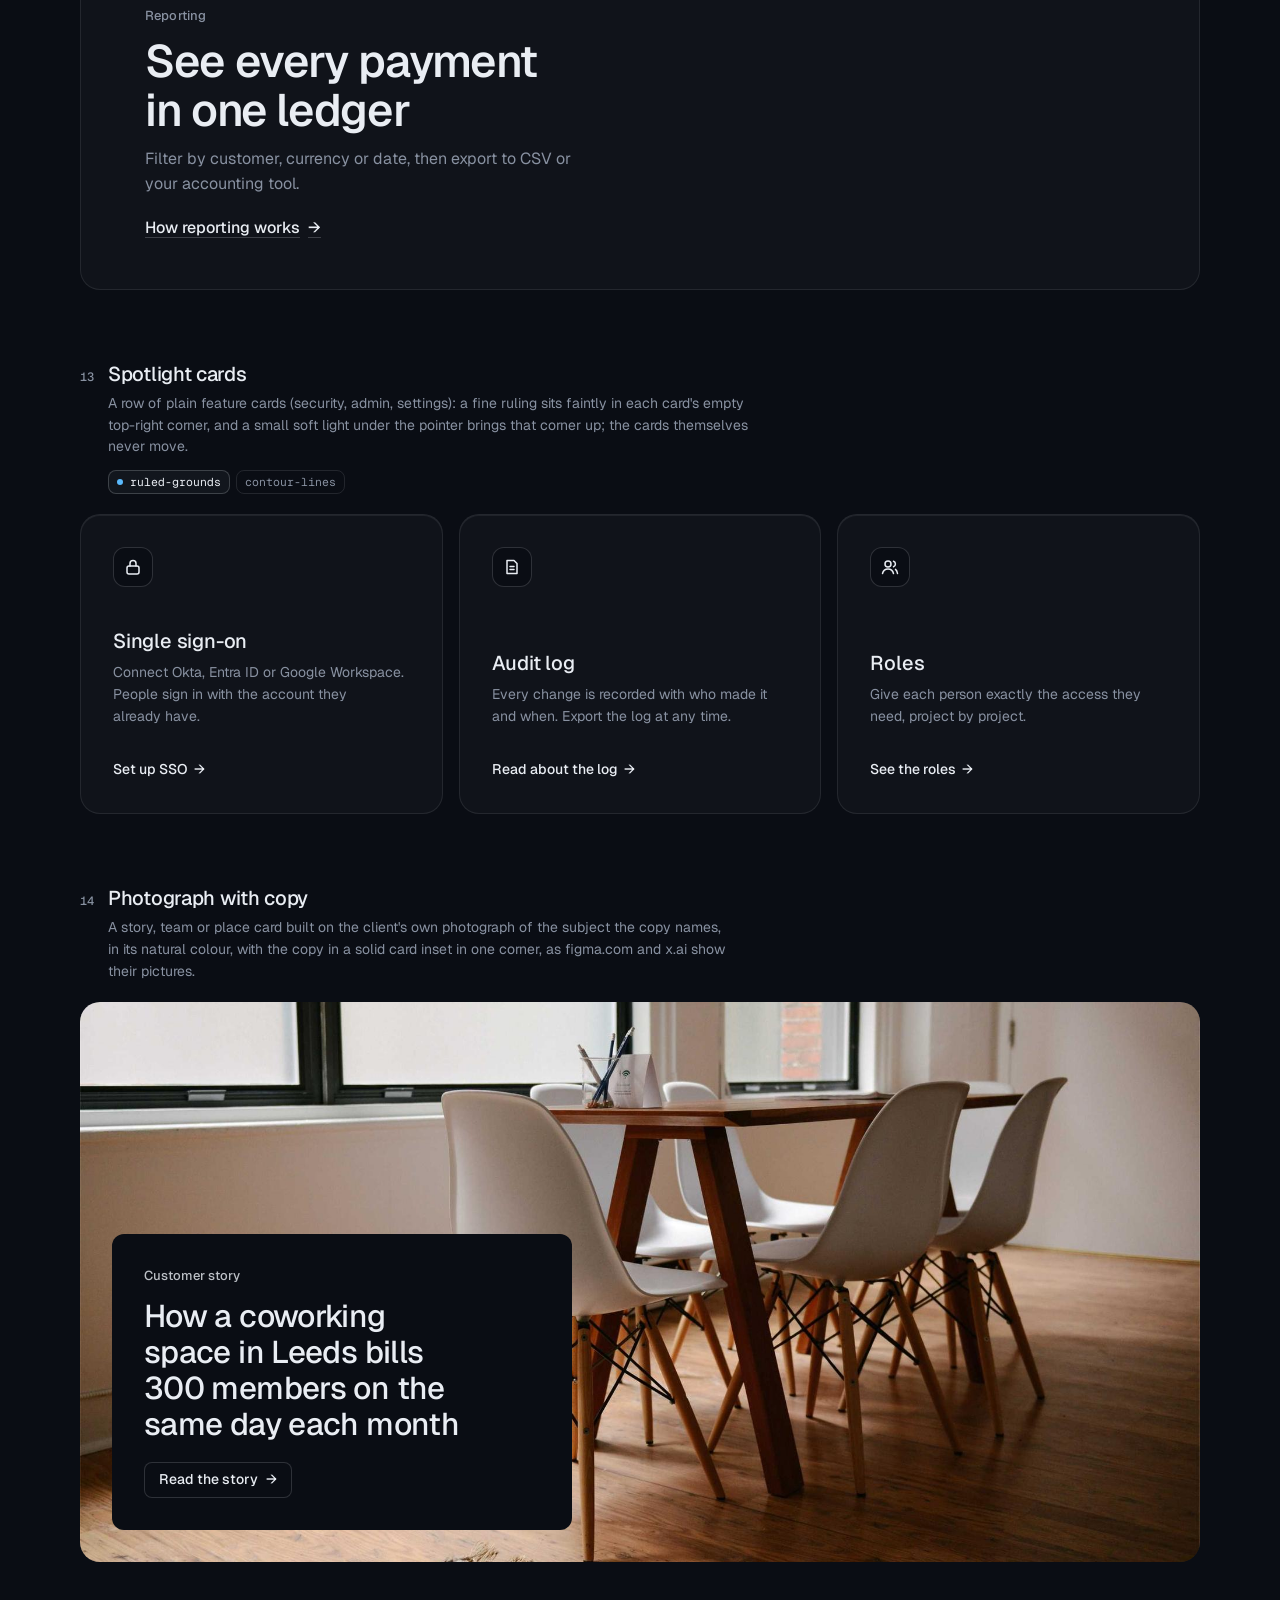
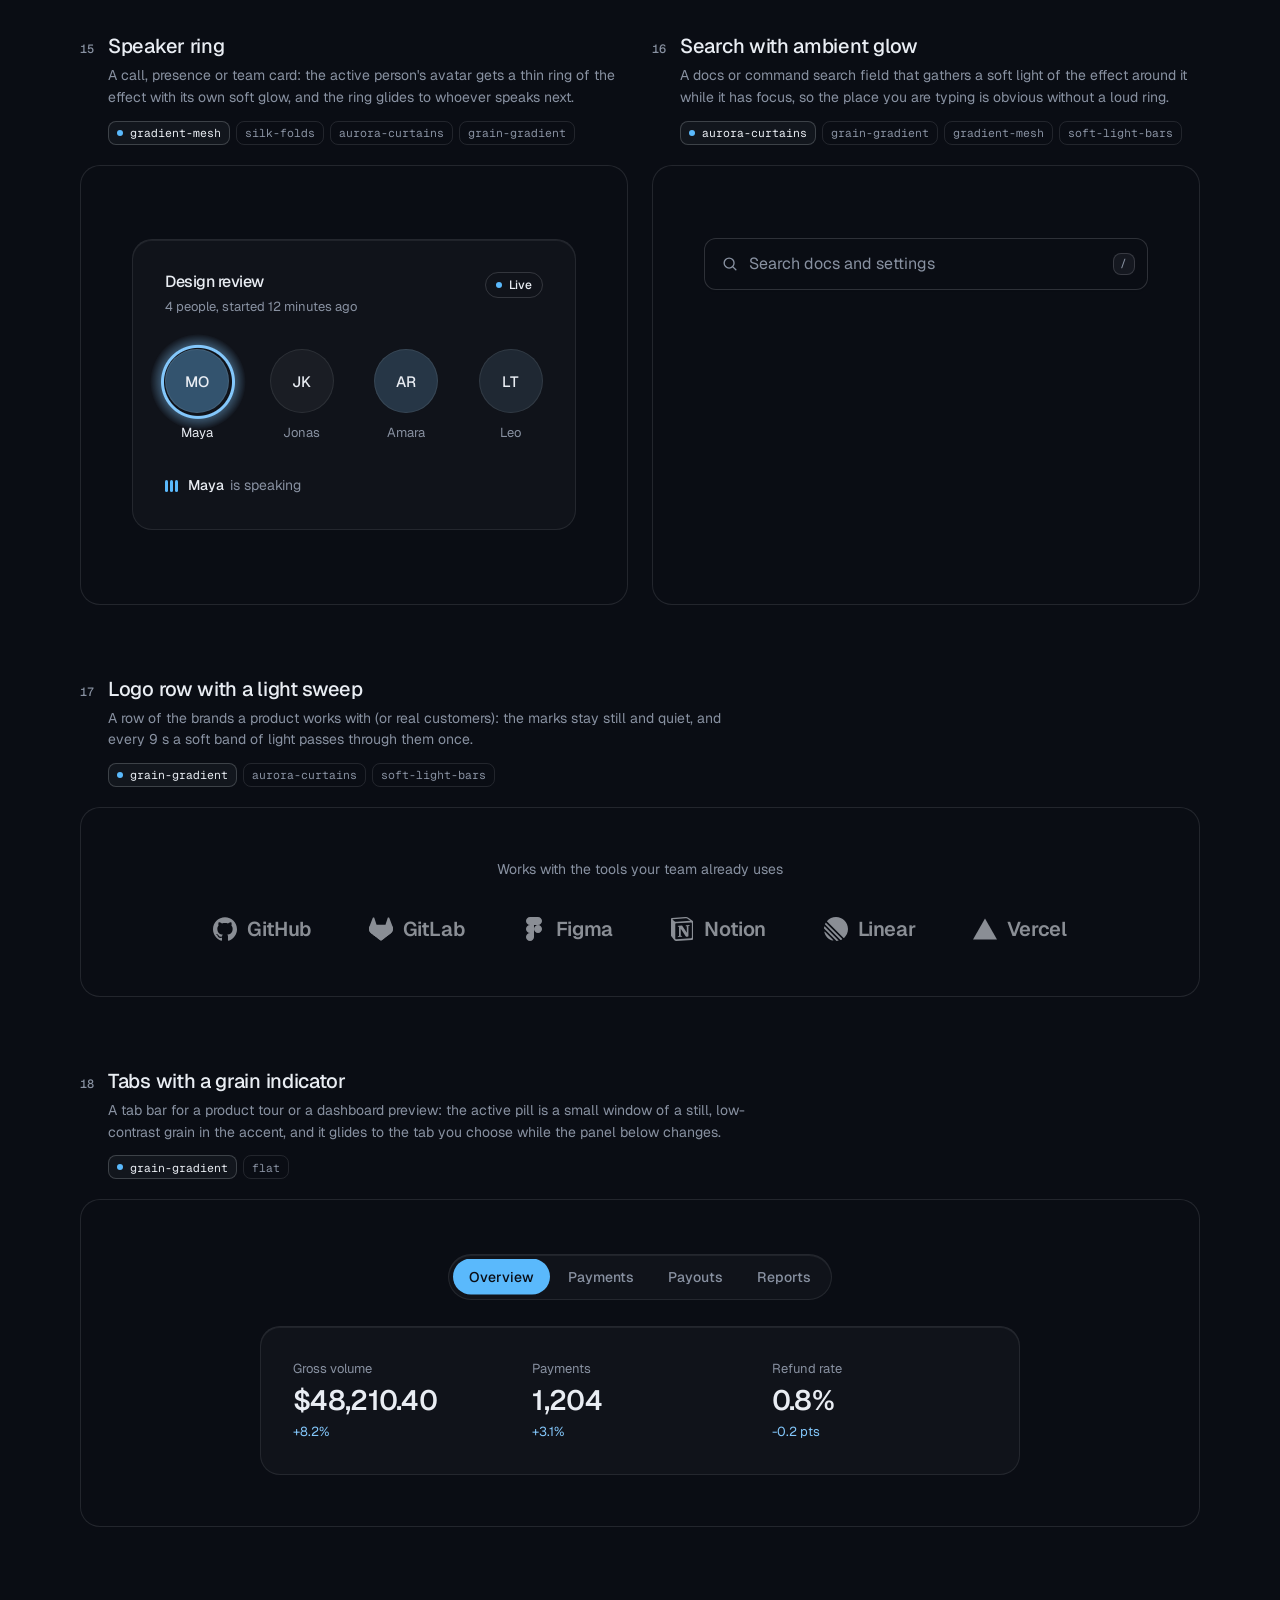
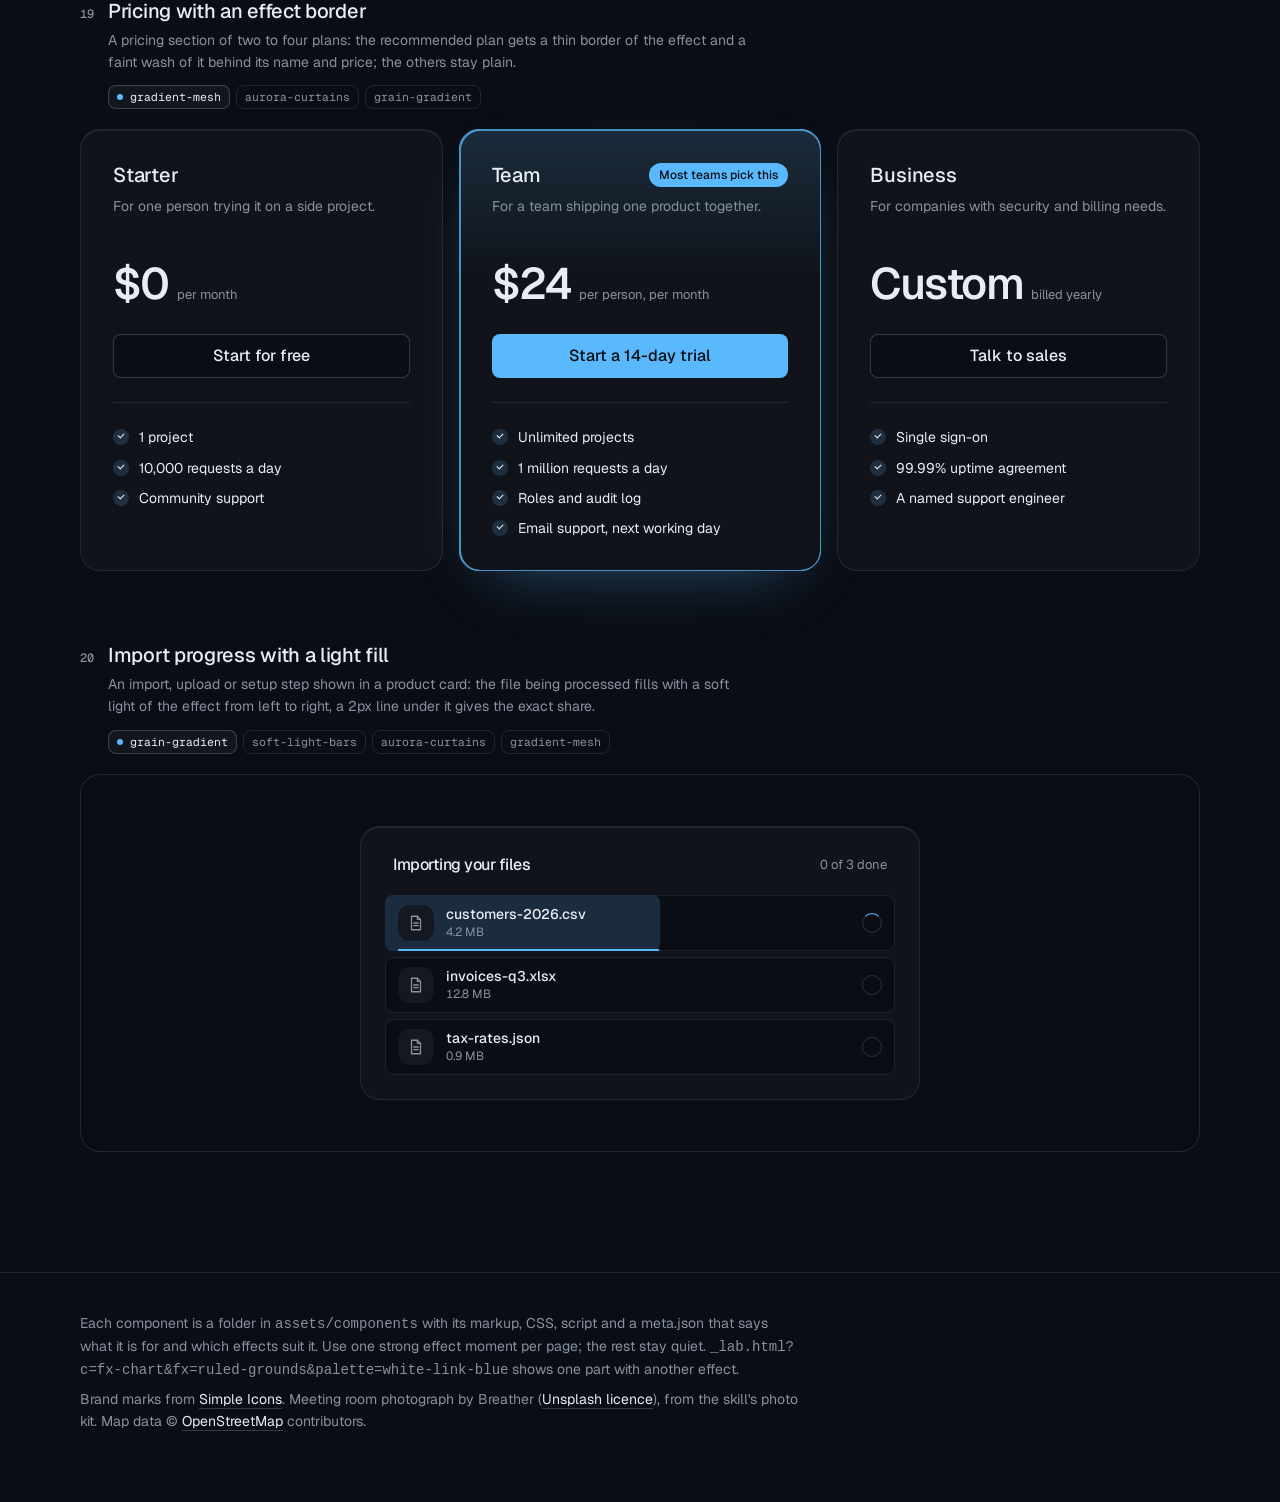
<file: .claude/skills/taste-skill/assets/components/index.html>
<!doctype html>
<html lang="en" data-radius="soft">
<head>
<script>window.__tpGlMax = 16;   /* a gallery shows many live effects at once; a page of a site keeps the default 4 (fx.js) */</script>
<meta charset="utf-8">
<meta name="viewport" content="width=device-width, initial-scale=1">
<title>Effect components</title>
<link rel="preconnect" href="https://fonts.googleapis.com">
<link rel="preconnect" href="https://fonts.gstatic.com" crossorigin>
<link href="https://fonts.googleapis.com/css2?family=Geist:wght@100..900&family=Geist+Mono:wght@400..600&display=swap" rel="stylesheet">
<link rel="stylesheet" href="../system.css">
<link rel="stylesheet" href="./base.css">
<style>
  :root {
    --font-display: "Geist", system-ui, sans-serif;
    --font-text: "Geist", system-ui, sans-serif;
    --font-mono: "Geist Mono", ui-monospace, monospace;
    --display-weight: 560;
    --display-tracking: -0.03em;
    --container: 1200px;
  }
  body { min-height: 100vh; }
  .top {
    position: sticky; top: 0; z-index: 50; height: 64px; background: var(--bg);
    border-bottom: 1px solid var(--line);
  }
  .top .container { height: 100%; display: flex; align-items: center; justify-content: space-between; gap: 16px; }
  .brand { display: flex; align-items: center; gap: 10px; font-weight: 560; letter-spacing: -0.01em; }
  .brand small { font: 400 13px/1 var(--font-mono); color: var(--muted); }
  .top nav { display: flex; align-items: center; gap: 20px; }
  .top nav a.link { font-size: 14px; }
  .swatches { display: flex; gap: 4px; padding: 3px; border: 1px solid var(--line); border-radius: 999px; background: var(--bg); }
  .swatches button {
    width: 30px; height: 30px; border-radius: 999px; border: 0; padding: 0; cursor: pointer; position: relative;
    background: var(--sw-bg);
  }
  .swatches button::after {
    content: ""; position: absolute; inset: 9px; border-radius: 999px; background: var(--sw-accent);
    box-shadow: 0 0 0 1px color-mix(in oklab, var(--sw-ink) 25%, transparent);
  }
  .swatches button[aria-pressed="true"] { box-shadow: 0 0 0 2px var(--ink); }
  .swatches button:focus-visible { outline-offset: 3px; }

  .intro { padding-block: 64px 40px; display: grid; grid-template-columns: minmax(0, 6fr) minmax(0, 6fr); gap: 48px; align-items: end; }
  .intro h1 { font-size: clamp(34px, 2.2vw + 18px, 52px); line-height: 1.05; max-width: 15ch; }
  .intro p { margin-top: 16px; color: var(--muted); font-size: var(--t-body); line-height: 1.55; max-width: 52ch; }
  .index { display: flex; flex-wrap: wrap; gap: 6px; justify-content: flex-start; }
  @media (max-width: 1023px) { .intro { grid-template-columns: minmax(0, 1fr); gap: 28px; } }
  .index a {
    display: inline-flex; align-items: center; gap: 8px; height: 30px; padding: 0 11px; border-radius: 999px;
    border: 1px solid var(--line); font-size: 13px; color: var(--ink);
    transition: border-color var(--dur) var(--ease), background-color var(--dur) var(--ease);
  }
  .index a span { font-family: var(--font-mono); font-size: 11px; color: var(--muted); }
  .index a:hover { border-color: var(--line-strong); background: color-mix(in oklab, var(--ink) 4%, var(--bg)); }

  /* every part spans two rows of the list (its notes, its stage) as a subgrid, so the two parts of a
     half-width pair share one notes height and one stage height: their stages start and end level */
  .list { display: grid; grid-template-columns: repeat(2, minmax(0, 1fr)); column-gap: 24px; row-gap: 0; padding-bottom: 120px; }
  .sc { grid-column: 1 / -1; grid-row: span 2; display: grid; grid-template-rows: subgrid; row-gap: 20px; min-width: 0; scroll-margin-top: 88px; padding-top: 72px; }
  .sc:first-child { padding-top: 0; }
  .sc.is-half { grid-column: auto; }
  .sc.is-half .sc__stage:not(.is-center) { display: grid; }
  .sc__meta { display: grid; grid-template-columns: auto 1fr; column-gap: 14px; row-gap: 6px; align-items: baseline; align-content: start; }
  .sc__note { grid-column: 2; margin: 2px 0 0; font-size: 13px; color: var(--muted); }
  .sc__note::before { content: "Try it: "; color: var(--ink); font-weight: 500; }
  .sc__no { font: 500 12px/1 var(--font-mono); color: var(--muted); padding-top: 2px; }
  .sc__name { font: 500 20px/1.25 var(--font-text); letter-spacing: -0.015em; margin: 0; }
  .sc__for { grid-column: 2; color: var(--muted); font-size: 14px; line-height: 1.55; max-width: 72ch; margin: 0; }
  .sc__fx { grid-column: 2; display: flex; flex-wrap: wrap; gap: 6px; margin-top: 6px; }
  .sc__fx li {
    font: 400 11.5px/1 var(--font-mono); color: var(--muted); height: 24px; display: inline-flex; align-items: center;
    padding: 0 8px; border-radius: var(--r-sm); border: 1px solid var(--line);
  }
  .sc__fx li.is-on { color: var(--ink); border-color: var(--line-strong); background: color-mix(in oklab, var(--ink) 5%, var(--bg)); }
  .sc__fx li.is-on::before { content: ""; width: 6px; height: 6px; border-radius: 99px; background: var(--accent); margin-right: 7px; }
  .sc__stage {
    position: relative; min-width: 0; border: 1px solid var(--line); border-radius: var(--r-lg);
    padding: clamp(20px, 4vw, 56px); background: var(--bg);
  }
  .sc__stage.is-tall { padding-block: clamp(56px, 8vw, 120px); }
  .sc__stage.is-flush { padding: 0; border: 0; }
  .sc__stage.is-center { display: grid; place-items: center; min-height: 320px; }
  /* one object, at a size a page would give it */
  #fx-dither-object .sc__stage { display: grid; justify-items: center; }
  #fx-dither-object .cx-obj { width: min(100%, 720px); }
  .sc__pick { grid-column: 2; display: flex; flex-wrap: wrap; gap: 4px; margin-top: 8px; }
  .sc__pick button {
    height: 30px; padding: 0 12px; border-radius: 999px; border: 1px solid var(--line); background: var(--bg);
    font: 500 13px/1 var(--font-text); color: var(--muted); cursor: pointer;
  }
  .sc__pick button:hover { color: var(--ink); border-color: var(--line-strong); }
  .sc__pick button[aria-pressed="true"] { color: var(--ink); border-color: var(--line-strong); background: color-mix(in oklab, var(--ink) 6%, var(--bg)); }
  /* the search list opens below its field: leave it room inside the frame */
  #fx-search .sc__stage { min-height: 440px; place-items: start center; padding-top: 72px; }
  .sc__stage:empty::after { content: "Loading"; color: var(--muted); font-size: 13px; }

  .foot { border-top: 1px solid var(--line); padding: 40px 0 64px; color: var(--muted); font-size: 14px; }
  .foot p { max-width: 80ch; margin: 0 0 8px; }
  .foot a { color: var(--ink); text-decoration: underline; text-decoration-color: var(--line-strong); text-underline-offset: 4px; }

  @media (max-width: 899px) {
    .list { grid-template-columns: minmax(0, 1fr); }
    .sc.is-half { grid-column: 1 / -1; }
    .top nav a.link { display: none; }
  }
  @media (max-width: 639px) {
    .intro { padding-block: 48px 32px; }
    .sc { padding-top: 48px; }
    .sc__meta { grid-template-columns: 1fr; }
    .sc__no { display: none; }
    .sc__for, .sc__fx, .sc__note, .sc__pick { grid-column: 1; }
    .sc__stage.is-center { min-height: 240px; }
    .brand small { display: none; }
  }
</style>
</head>
<body>
<header class="top">
  <div class="container">
    <div class="brand">Effect components <small id="count"></small></div>
    <nav aria-label="Palette and links">
      <a class="link" href="../effects/gallery.html">Effects library</a>
      <div class="swatches" id="swatches" role="group" aria-label="Page palette"></div>
    </nav>
  </div>
</header>

<main>
  <section class="intro container">
    <div>
      <h1>Effects as parts of the page, not only behind it</h1>
      <p id="lede">Feature cards, real objects drawn in dither, type, numbers, buttons, borders, icons, a street map of the real place, a globe, charts and a photograph in its own colours. Every part takes its colours from the page palette: switch it at the top right. Parts that loop have a pause button.</p>
    </div>
    <nav class="index" id="index" aria-label="Components"></nav>
  </section>
  <div class="container list" id="list"></div>
</main>

<footer class="foot">
  <div class="container">
    <p>Each component is a folder in <code>assets/components</code> with its markup, CSS, script and a meta.json that says what it is for and which effects suit it. Use one strong effect moment per page; the rest stay quiet. <code>_lab.html?c=fx-chart&amp;fx=ruled-grounds&amp;palette=white-link-blue</code> shows one part with another effect.</p>
    <p>Brand marks from <a href="https://simpleicons.org/">Simple Icons</a>. Meeting room photograph by Breather (<a href="https://unsplash.com/photos/DEdM9Vs6s8w">Unsplash licence</a>), from the skill's photo kit. Map data © <a href="https://www.openstreetmap.org/copyright">OpenStreetMap</a> contributors.</p>
  </div>
</footer>

<script type="module">
  import fx from '../effects/fx.js';

  // component id, layout and stage style, in page order
  const COMPONENTS = [
    { id: 'fx-feature-card', stage: 'is-flush' },
    { id: 'fx-dither-object', stage: 'is-flush', note: 'pick an object, then point at it and move across: sound rings out of the cups, the seat swivels, the lens zooms, the rotors spin up and the drone lifts off. One object is live at a time, as on a real page.' },
    { id: 'fx-headline', stage: 'is-tall' },
    { id: 'fx-button', half: true, stage: 'is-center', note: 'hover or tab to a button. The light runs only while it is pointed at.' },
    { id: 'fx-prompt', half: true, stage: 'is-center' },
    { id: 'fx-icon-tiles', stage: 'is-flush' },
    { id: 'fx-stat' },
    { id: 'fx-globe', stage: 'is-flush' },
    { id: 'fx-map', stage: 'is-flush' },
    { id: 'fx-chart', half: true, stage: 'is-flush' },
    { id: 'fx-bars', half: true, stage: 'is-flush' },
    { id: 'fx-band', stage: 'is-flush' },
    { id: 'fx-spotlight', stage: 'is-flush' },
    { id: 'fx-photo', stage: 'is-flush' },
    { id: 'fx-avatar', half: true, stage: 'is-center' },
    { id: 'fx-search', half: true, stage: 'is-center' },
    { id: 'fx-logos' },
    { id: 'fx-tabs' },
    { id: 'fx-pricing', stage: 'is-flush' },
    { id: 'fx-progress', stage: 'is-center' },
  ];

  const PALETTES = [
    { id: 'blue-black-cornflower', name: 'Night, cornflower', bg: '#0a0d14', surface: '#131824', ink: '#e9edf3', muted: '#8891a1', accent: '#5ab9fc', accentInk: '#0a0d14' },
    { id: 'graphite-safety-orange', name: 'Graphite, orange', bg: '#18191b', surface: '#222427', ink: '#eff0f1', muted: '#9c9ea3', accent: '#ff4a1f', accentInk: '#18191b' },
    { id: 'white-link-blue', name: 'White, blue', bg: '#ffffff', surface: '#f4f4f4', ink: '#111111', muted: '#6b6b6b', accent: '#1a4be0', accentInk: '#ffffff' },
    { id: 'moss-sand', name: 'Sand, moss', bg: '#ddd6c6', surface: '#d2cab8', ink: '#2a2a26', muted: '#59574e', accent: '#4f6238', accentInk: '#ffffff' },
    { id: 'cobalt-field', name: 'Cobalt field', bg: '#0034eb', surface: '#002fd6', ink: '#ffffff', muted: '#dfe4f2', accent: '#e9e34a', accentInk: '#111111' },
  ];

  const q = new URLSearchParams(location.search);
  if (q.has('time')) fx.setClock(+q.get('time'));
  if (q.has('fallback')) fx.config.forceFallback = true;
  const only = q.get('only') ? q.get('only').split(',') : null;
  const list = document.getElementById('list');
  const index = document.getElementById('index');
  const swatches = document.getElementById('swatches');

  /*
    The budget: a laptop's integrated GPU shares its memory with everything else, so this page never
    holds more than 4 live WebGL contexts. A part is started when it comes near the viewport and
    destroyed when it leaves it; still parts draw once and free their context; fx.js frees any idle
    off-screen context past 4. liveGL() counts the contexts that are open right now.
  */
  fx.config.maxLive = 4;
  const contexts = new Set();
  let peakGL = 0;
  const getContext = HTMLCanvasElement.prototype.getContext;
  HTMLCanvasElement.prototype.getContext = function (type, ...rest) {
    const c = getContext.call(this, type, ...rest);
    if (c && /webgl/i.test(type) && !contexts.has(c)) { contexts.add(c); peakGL = Math.max(peakGL, liveGL()); }
    return c;
  };
  function liveGL() {
    for (const c of contexts) if (c.isContextLost()) contexts.delete(c);
    return contexts.size;
  }

  // the dither object: one live at a time, switched here (a real page shows one object)
  const OBJECTS = {
    headphones: ['Headphones', 'Over-ear, wireless'],
    chair: ['Office chair', 'Swivel seat on five castors'],
    camera: ['Camera', 'Mirrorless, with a zoom lens'],
    drone: ['Drone', 'Four rotors and a camera'],
  };
  let object = OBJECTS[q.get('object')] ? q.get('object') : 'headphones';
  // print (ordered dither, the default) or studio (a smooth shaded render: no picker until it is anti-aliased; ?render=studio)
  let render = q.get('render') === 'studio' ? 'studio' : 'print';

  function applyPalette(p) {
    const c = fx.color;
    const action = c.contrast(p.accent, p.bg) >= 2.2 ? p.accent : p.ink;
    const actionInk = action === p.accent ? p.accentInk : p.bg;
    const s = document.documentElement.style;
    const set = (k, v) => s.setProperty(k, v);
    set('--p-bg', p.bg); set('--p-surface', p.surface); set('--p-ink', p.ink); set('--p-muted', p.muted);
    set('--p-accent', p.accent); set('--p-accent-ink', p.accentInk); set('--p-action', action); set('--p-action-ink', actionInk);
    document.documentElement.style.colorScheme = c.isDark(p.bg) ? 'dark' : 'light';
    for (const b of swatches.children) b.setAttribute('aria-pressed', String(b.dataset.id === p.id));
  }

  async function load(entry) {
    const base = `./${entry.id}/`;
    const [meta, html, mod] = await Promise.all([
      fetch(base + 'meta.json').then(r => (r.ok ? r.json() : null)),
      fetch(base + 'component.html').then(r => (r.ok ? r.text() : null)),
      import(base + 'component.js').catch(err => { console.warn(entry.id, err); return null; }),
    ]).catch(() => [null, null, null]);
    if (!meta || !html || !mod) return null;
    const link = document.createElement('link');
    link.rel = 'stylesheet';
    link.href = base + 'component.css';
    document.head.append(link);
    await new Promise(r => { link.onload = link.onerror = r; });
    return { ...entry, meta, html, mod };
  }

  function section(e, n) {
    const s = document.createElement('section');
    s.className = 'sc' + (e.half ? ' is-half' : '');
    s.id = e.id;
    const fxList = (e.meta.effects || []).map(id => `<li class="${id === e.meta.default ? 'is-on' : ''}">${id}</li>`).join('');
    const pick = e.id === 'fx-dither-object'
      ? `<div class="sc__pick" role="group" aria-label="Object">${Object.keys(OBJECTS).map(k => `<button type="button" data-object="${k}" aria-pressed="${k === object}">${OBJECTS[k][0]}</button>`).join('')}</div>`
      : '';
    s.innerHTML = `
      <div class="sc__meta">
        <span class="sc__no">${String(n).padStart(2, '0')}</span>
        <h2 class="sc__name">${e.meta.name}</h2>
        <p class="sc__for">${e.meta.for}</p>
        ${fxList ? `<ul class="sc__fx" aria-label="Effects that suit it">${fxList}</ul>` : ''}
        ${pick}
        ${e.note ? `<p class="sc__note">${e.note}</p>` : ''}
      </div>
      <div class="sc__stage ${e.stage || ''}"></div>`;
    return s;
  }

  // the markup is placed at once (the page keeps its full height); the scripts run only near the viewport
  function markup(e) {
    const stage = e.section.querySelector('.sc__stage');
    stage.innerHTML = e.html;
    if (e.id === 'fx-dither-object') {
      const fig = stage.querySelector('.cx-obj');
      fig.dataset.cxObject = object;
      if (render === 'studio') fig.dataset.cxRender = 'studio'; else delete fig.dataset.cxRender;
      fig.querySelector('.cx-obj__stage').removeAttribute('aria-label');
    }
    return stage;
  }
  function start(e) {
    if (e.ctrl) return;
    const stage = markup(e);
    try { e.ctrl = e.mod.default(stage.firstElementChild || stage) || { destroy() {} }; } catch (err) { console.error(e.id, err); e.ctrl = { destroy() {} }; }
  }
  function stop(e) {
    if (!e.ctrl) return;
    try { e.ctrl.destroy?.(); } catch (err) { console.warn(e.id, err); }
    fx.unmountAll(e.section);
    e.ctrl = null;
  }

  function setPalette(p, entries) {
    entries.forEach(stop);
    applyPalette(p);
    try { localStorage.setItem('cx-palette', p.id); } catch (_) {}
    requestAnimationFrame(() => entries.forEach(e => (e.near ? start(e) : markup(e))));
  }

  let saved = null;
  try { saved = localStorage.getItem('cx-palette'); } catch (_) {}
  const first = PALETTES.find(p => p.id === q.get('palette')) || PALETTES.find(p => p.id === saved) || PALETTES[0];
  for (const p of PALETTES) {
    const b = document.createElement('button');
    b.type = 'button';
    b.dataset.id = p.id;
    b.title = p.name;
    b.setAttribute('aria-label', p.name);
    b.style.setProperty('--sw-bg', p.bg);
    b.style.setProperty('--sw-accent', p.accent);
    b.style.setProperty('--sw-ink', p.ink);
    swatches.append(b);
  }
  applyPalette(first);

  const wanted = COMPONENTS.filter(c => !only || only.includes(c.id));
  const entries = (await Promise.all(wanted.map(load))).filter(Boolean);
  document.getElementById('count').textContent = `${entries.length} parts`;
  entries.forEach((e, i) => {
    e.section = section(e, i + 1);
    list.append(e.section);
    markup(e);
    const a = document.createElement('a');
    a.href = '#' + e.id;
    a.innerHTML = `<span>${String(i + 1).padStart(2, '0')}</span>${e.meta.name}`;
    index.append(a);
  });
  await document.fonts.ready;
  const near = new IntersectionObserver(seen => {
    for (const en of seen) {
      const e = entries.find(x => x.section === en.target);
      if (!e) continue;
      e.near = en.isIntersecting;
      if (e.near) start(e); else stop(e);
    }
  }, { rootMargin: '10% 0px' });
  entries.forEach(e => near.observe(e.section));
  setTimeout(() => { document.documentElement.dataset.ready = '1'; }, 1500);

  swatches.addEventListener('click', ev => {
    const b = ev.target.closest('button');
    if (!b) return;
    const p = PALETTES.find(x => x.id === b.dataset.id);
    if (p) setPalette(p, entries);
  });
  list.addEventListener('click', ev => {
    const b = ev.target.closest('[data-object], [data-render]');
    if (!b || !(OBJECTS[b.dataset.object] || b.dataset.render)) return;
    if (b.dataset.render) render = b.dataset.render; else object = b.dataset.object;
    b.parentElement.querySelectorAll('button').forEach(x => x.setAttribute('aria-pressed', String(x === b)));
    const e = entries.find(x => x.id === 'fx-dither-object');
    stop(e);
    if (e.near) start(e); else markup(e);
  });
  window.__cx = {
    entries,
    setPalette: id => setPalette(PALETTES.find(p => p.id === id), entries),
    setObject: k => list.querySelector(`[data-object="${k}"]`)?.click(),
    gl: () => ({ live: liveGL(), peak: peakGL, started: entries.filter(e => e.ctrl).map(e => e.id) }),
  };
</script>

</body>
</html>
</file>
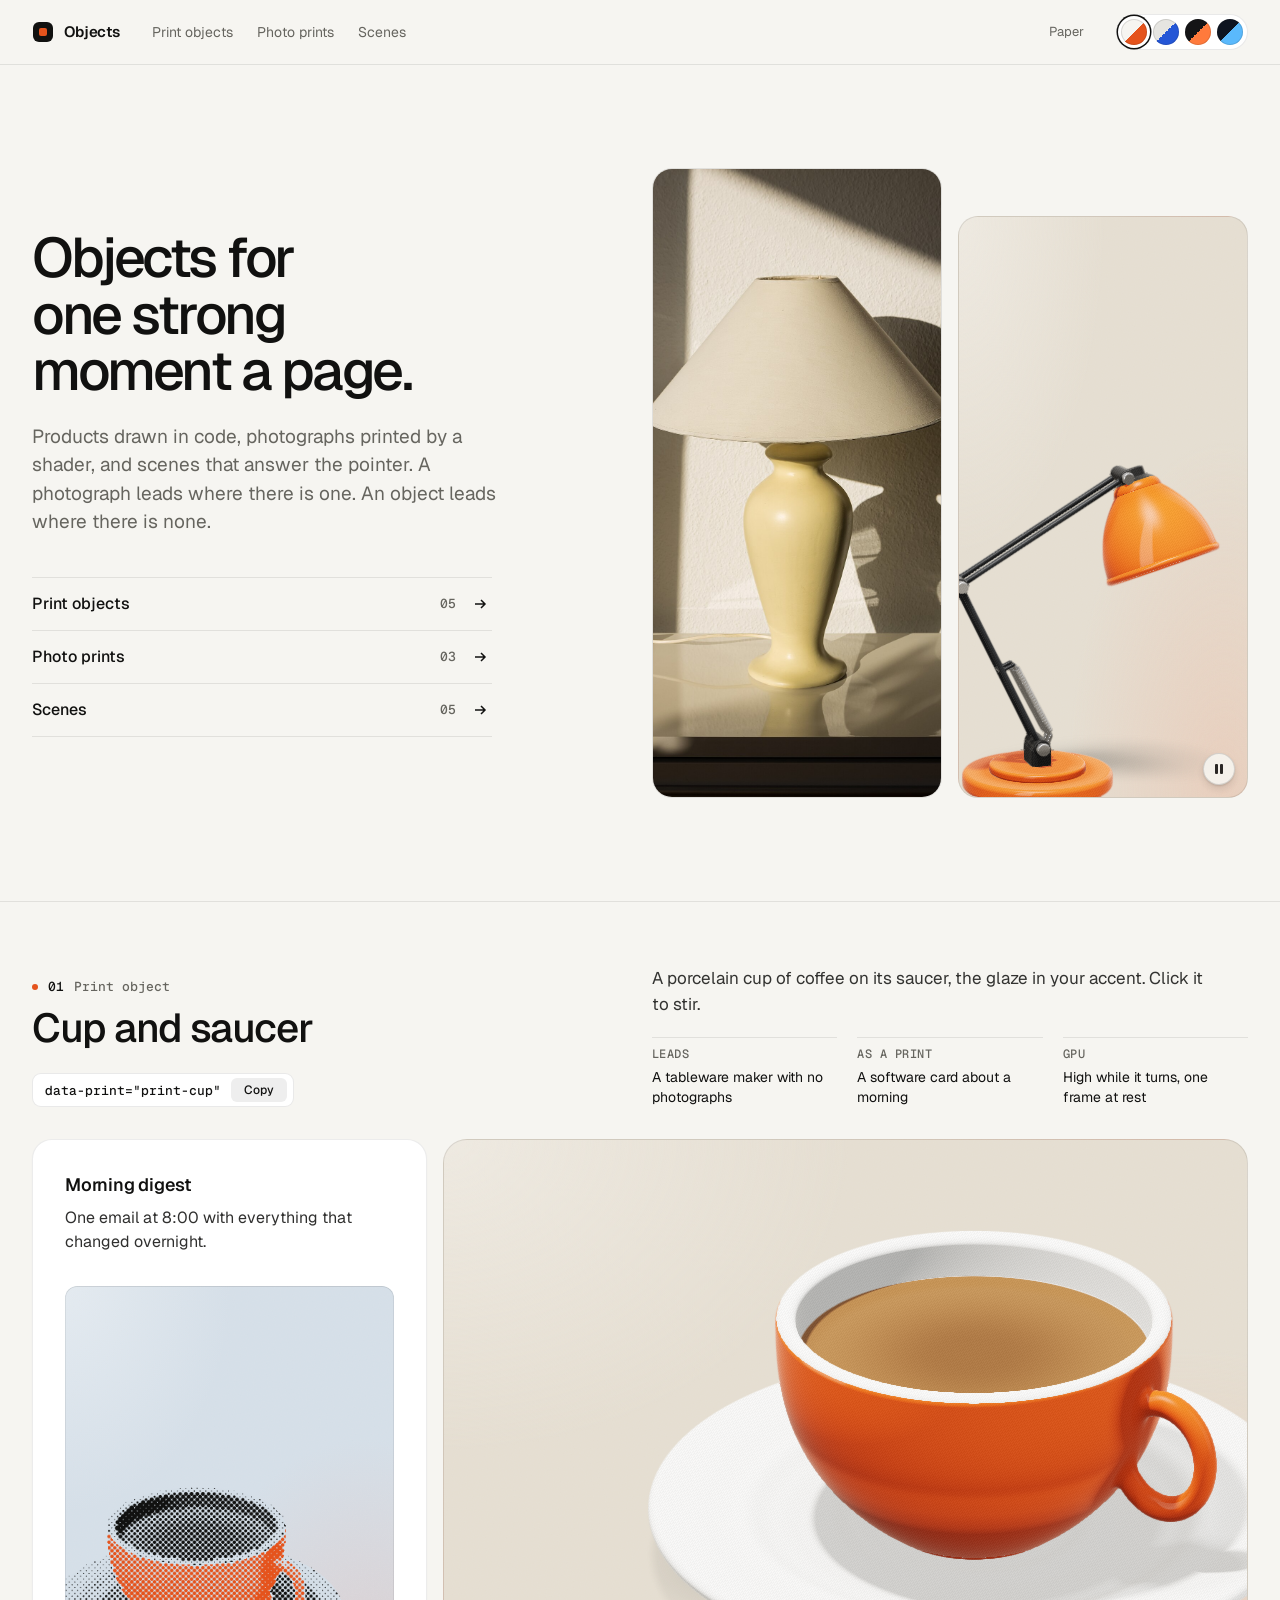
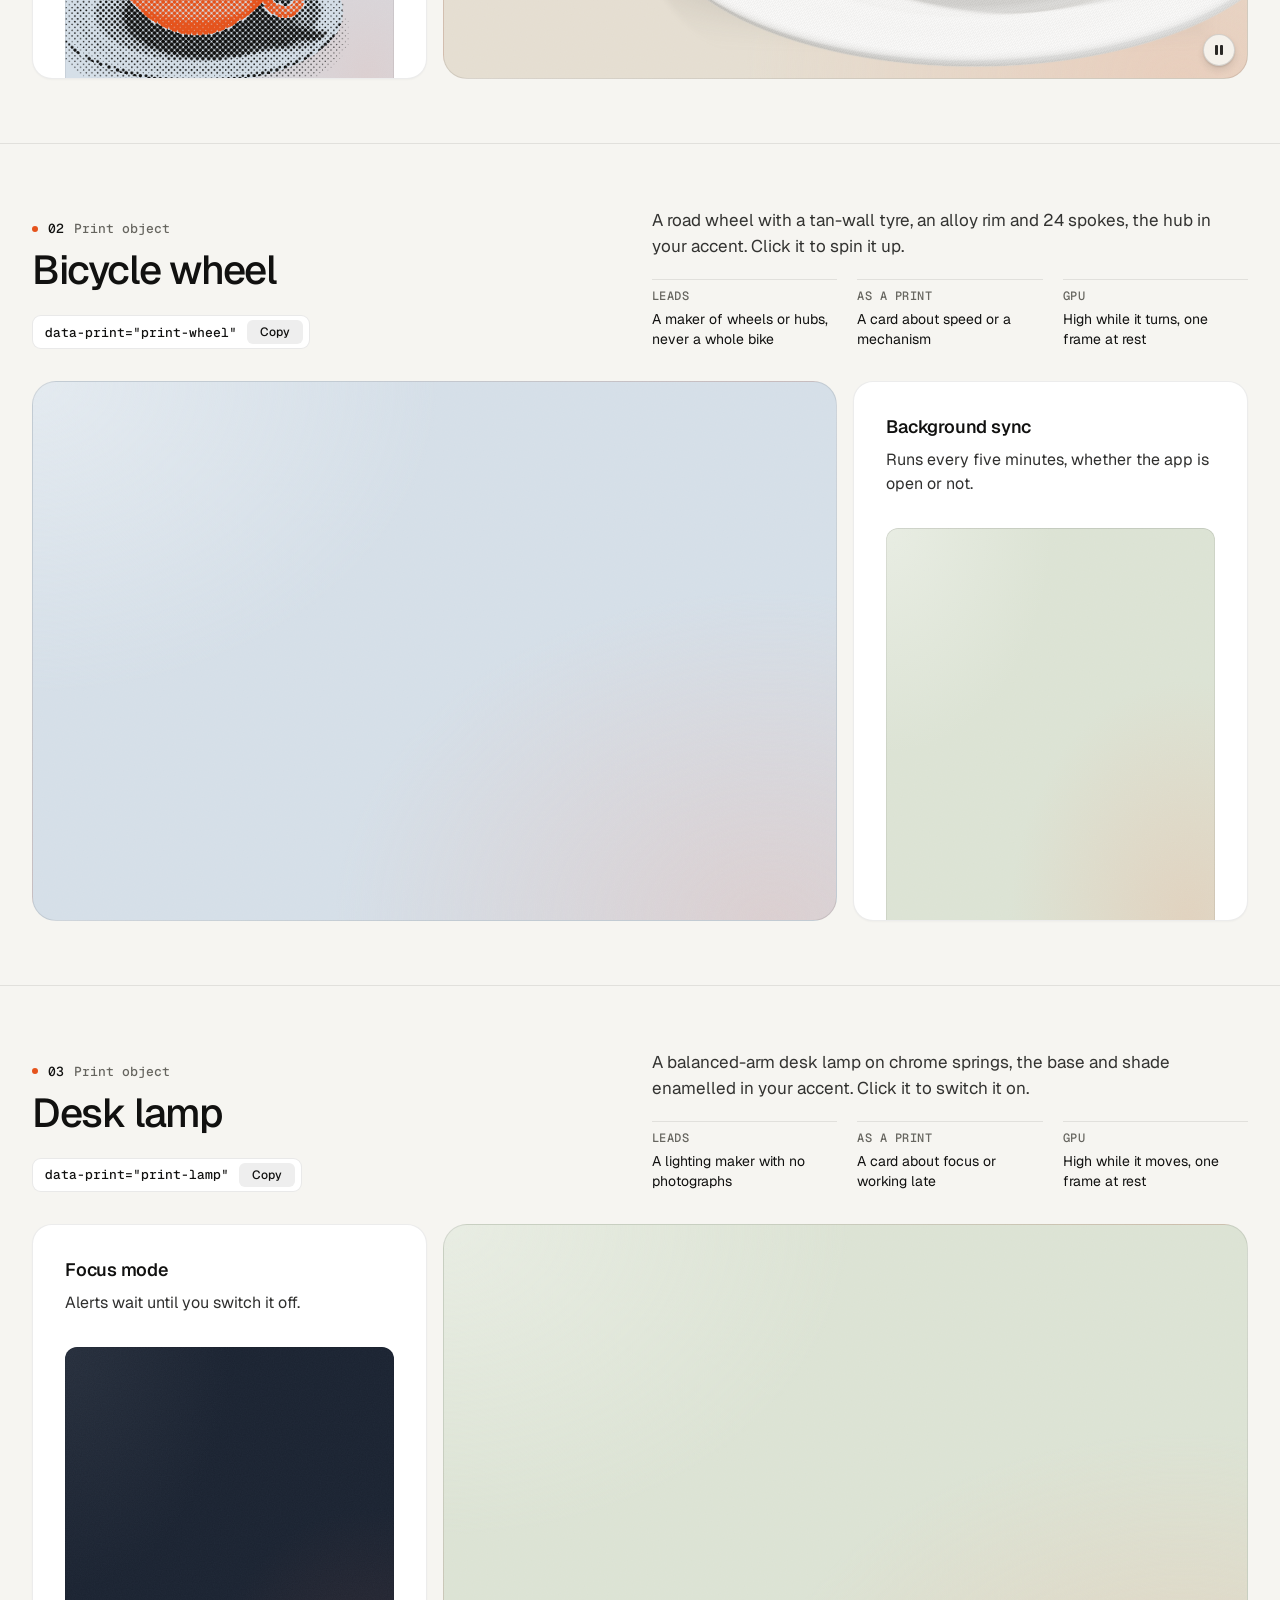
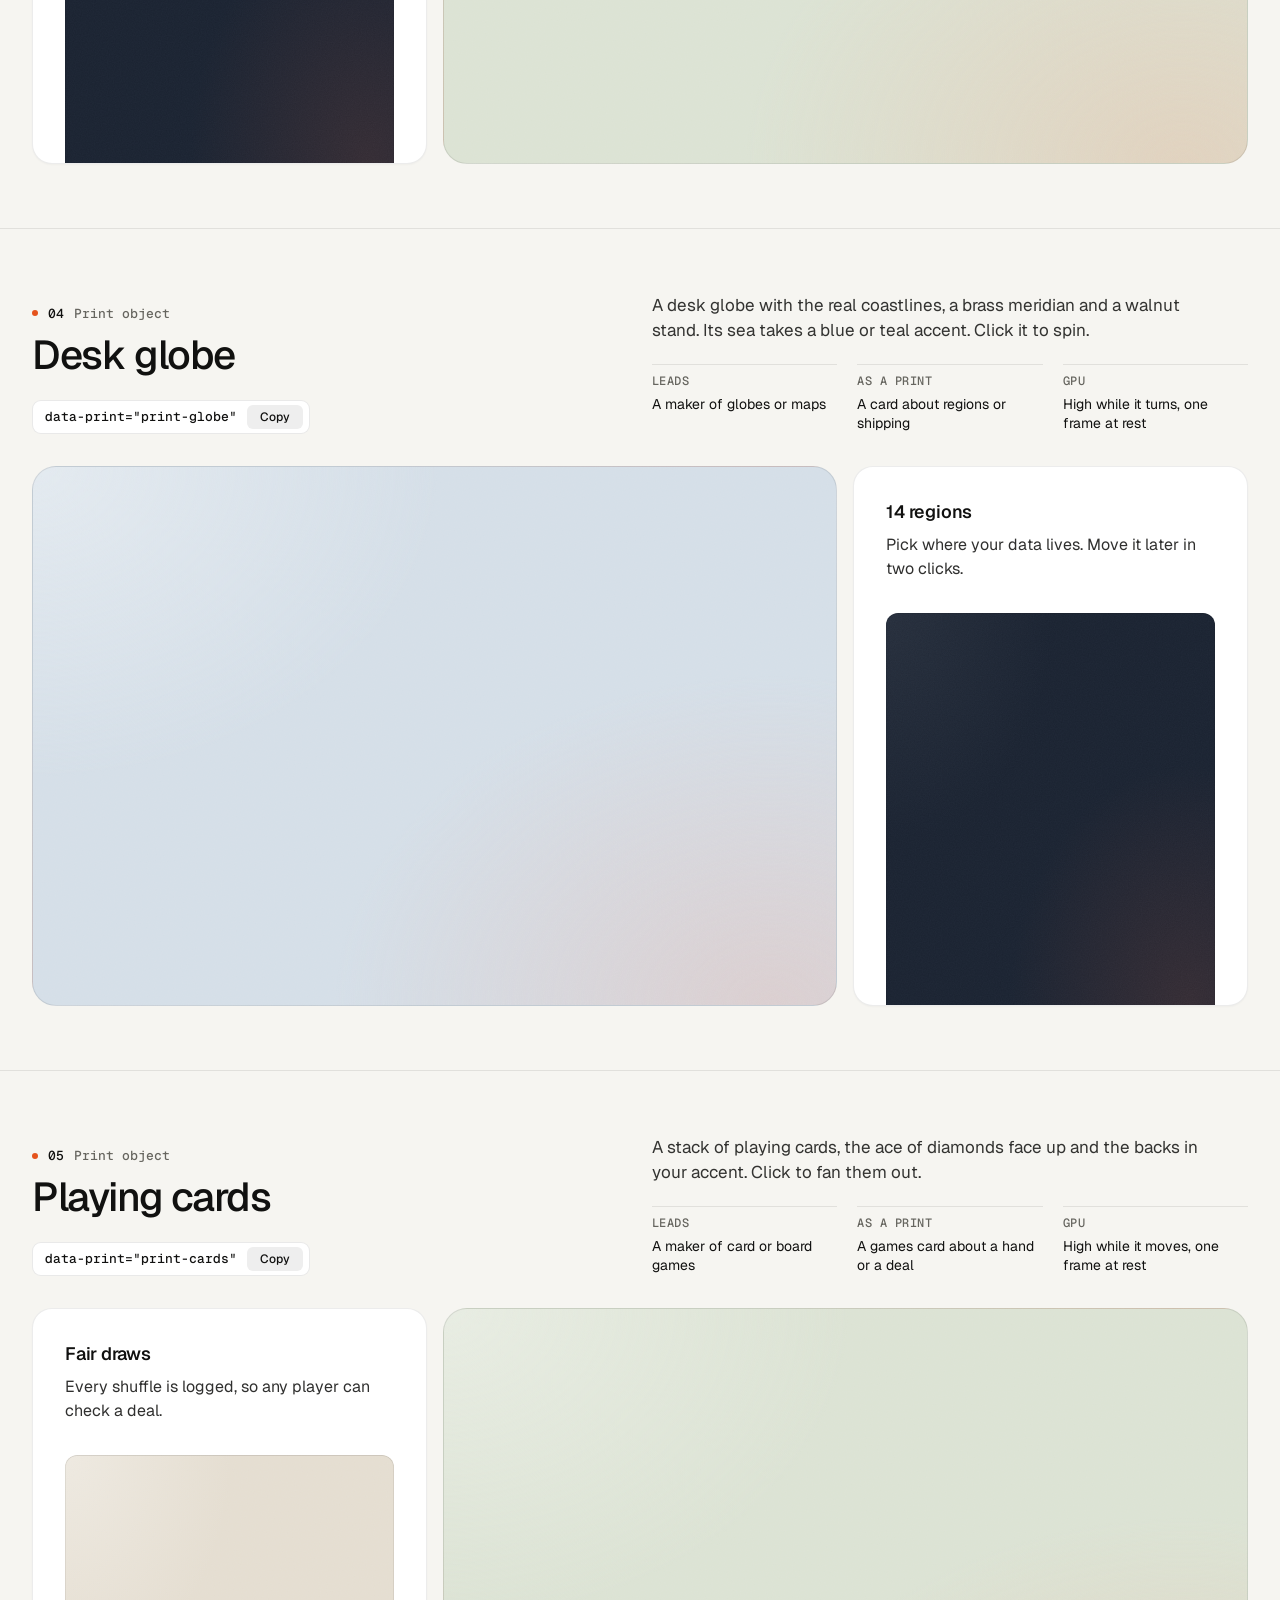
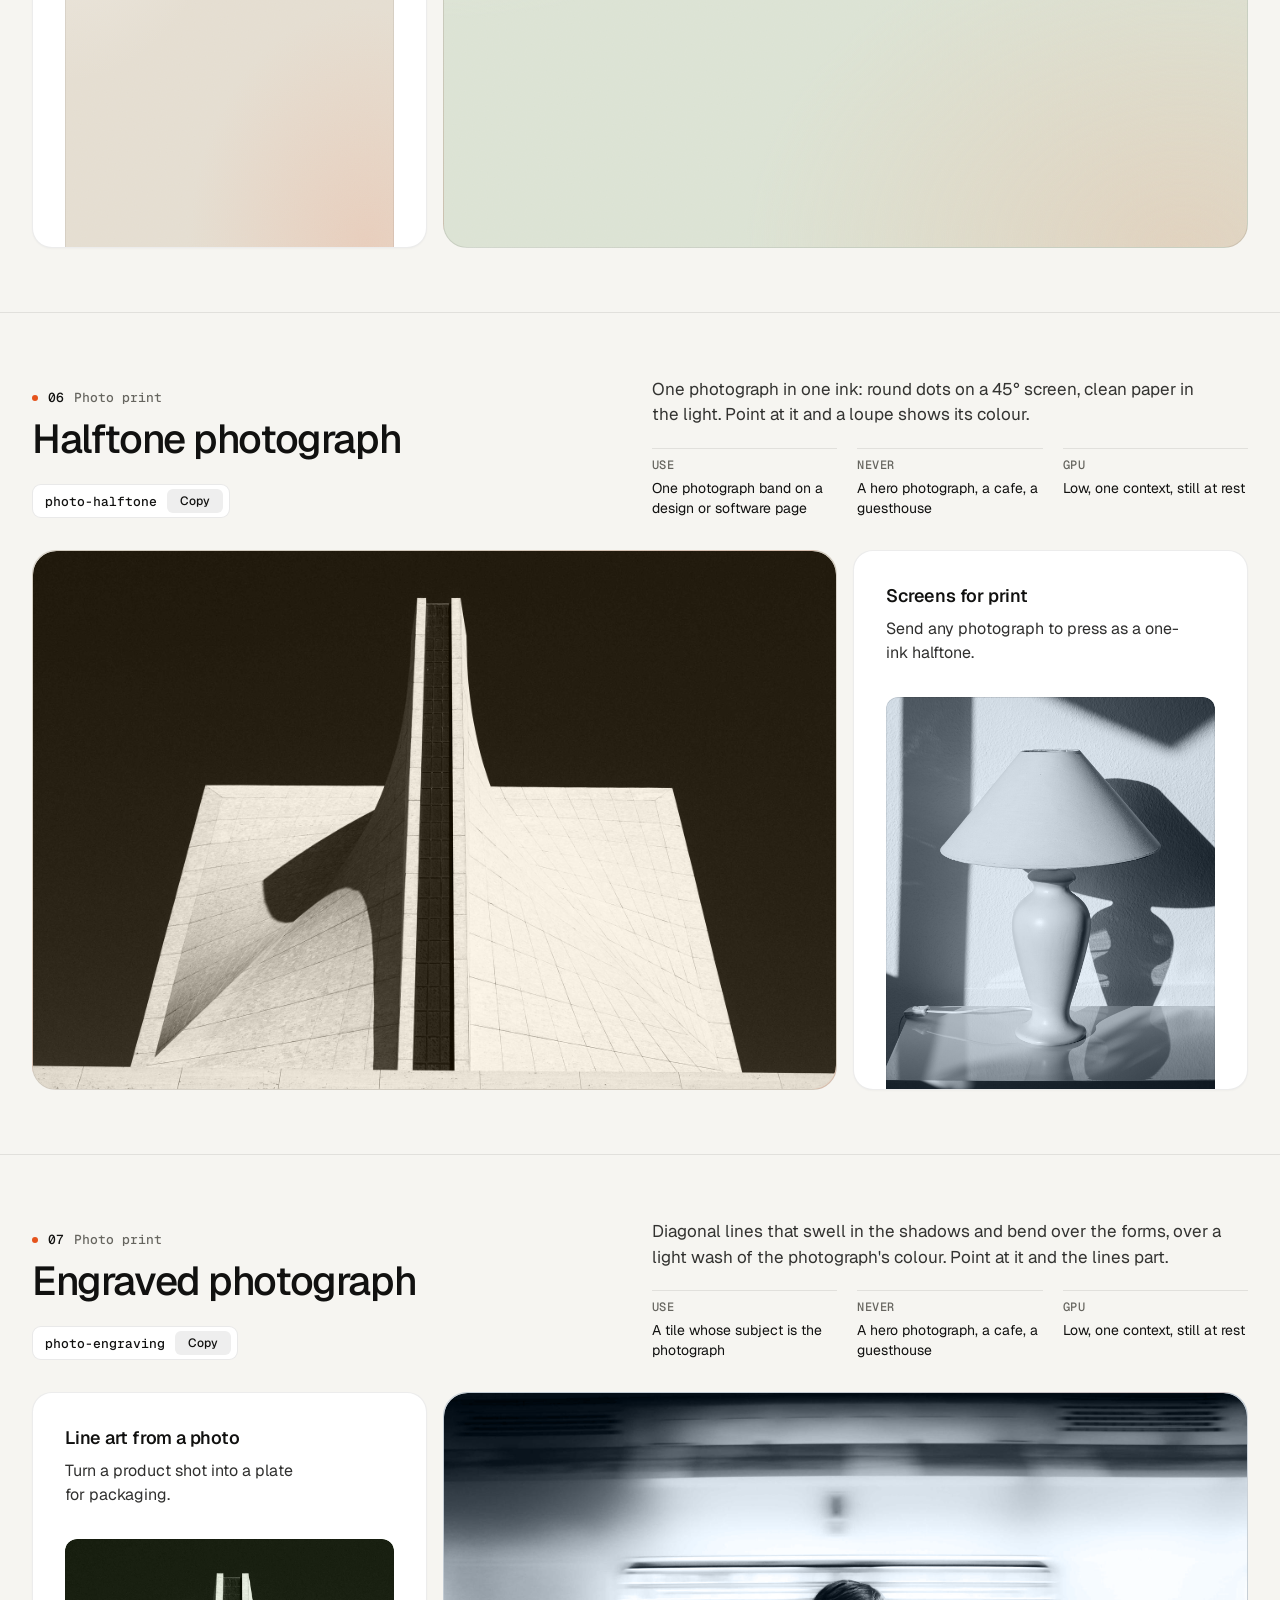
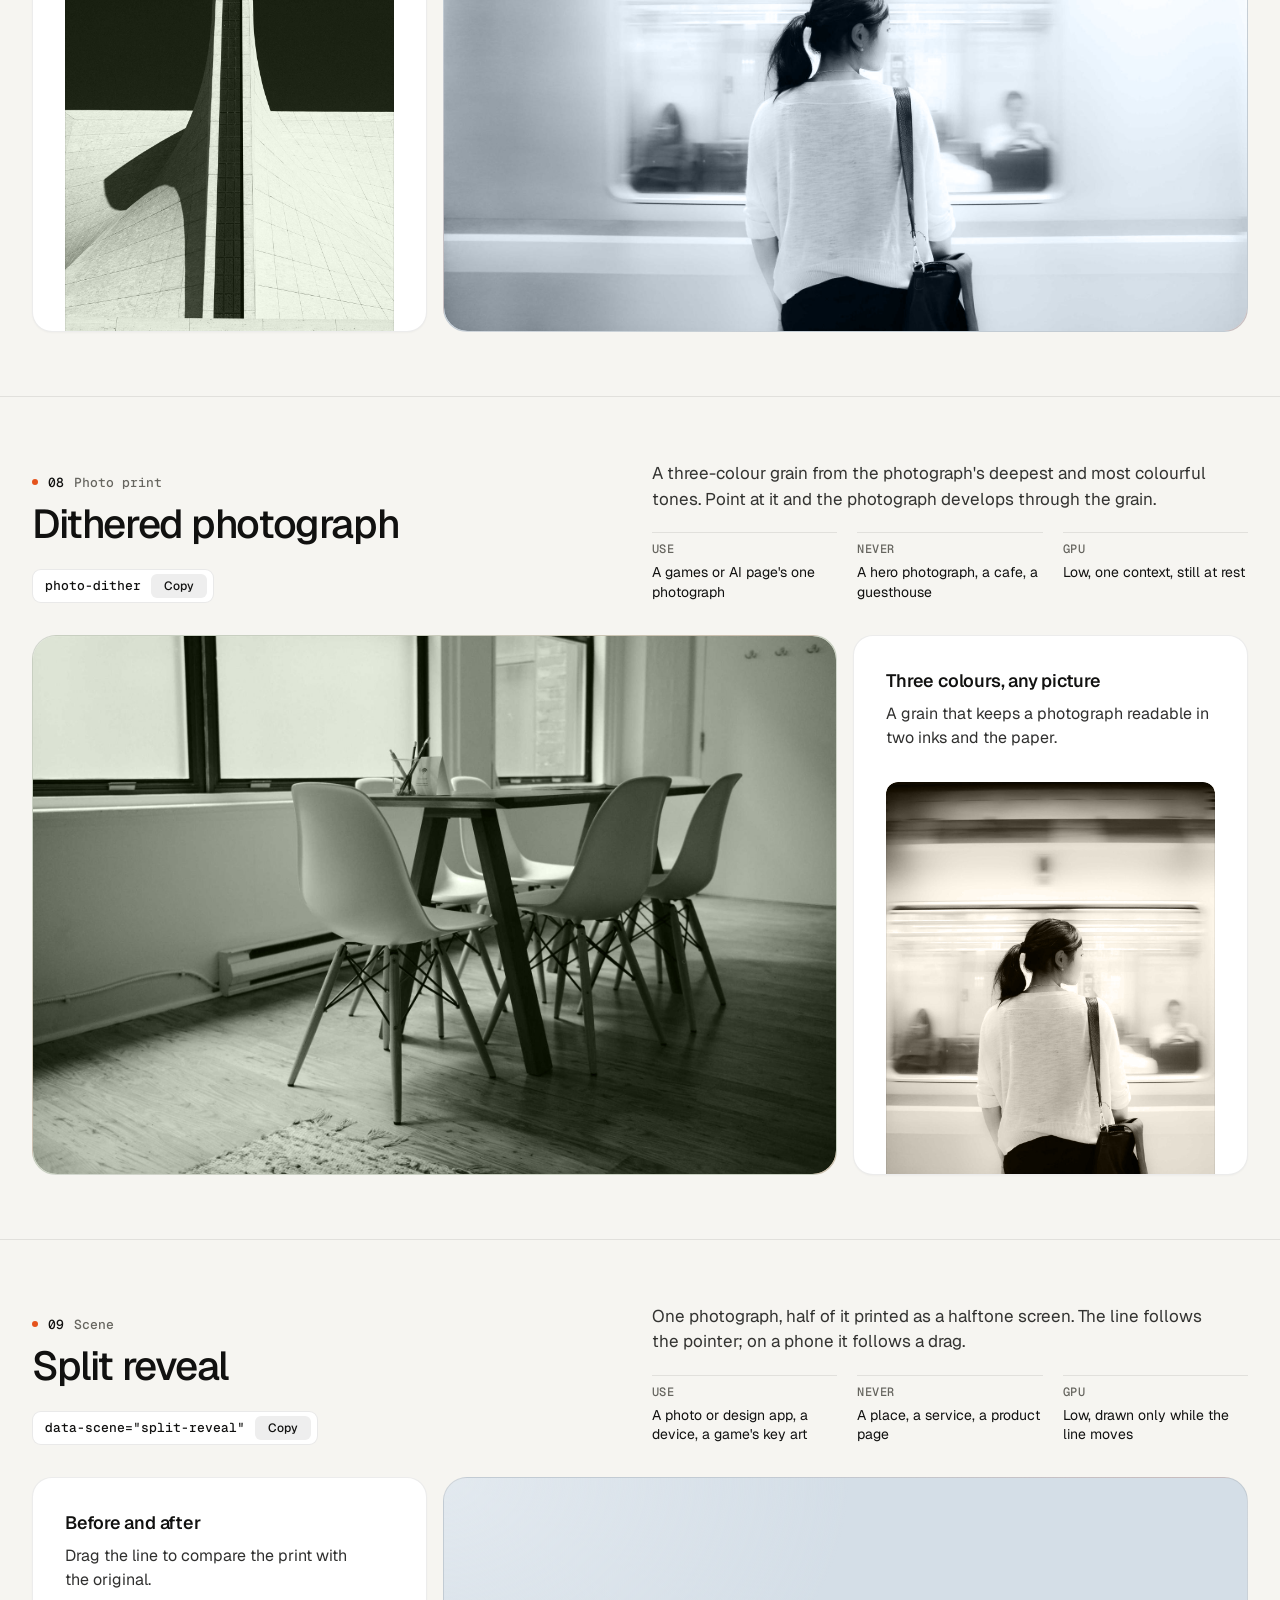
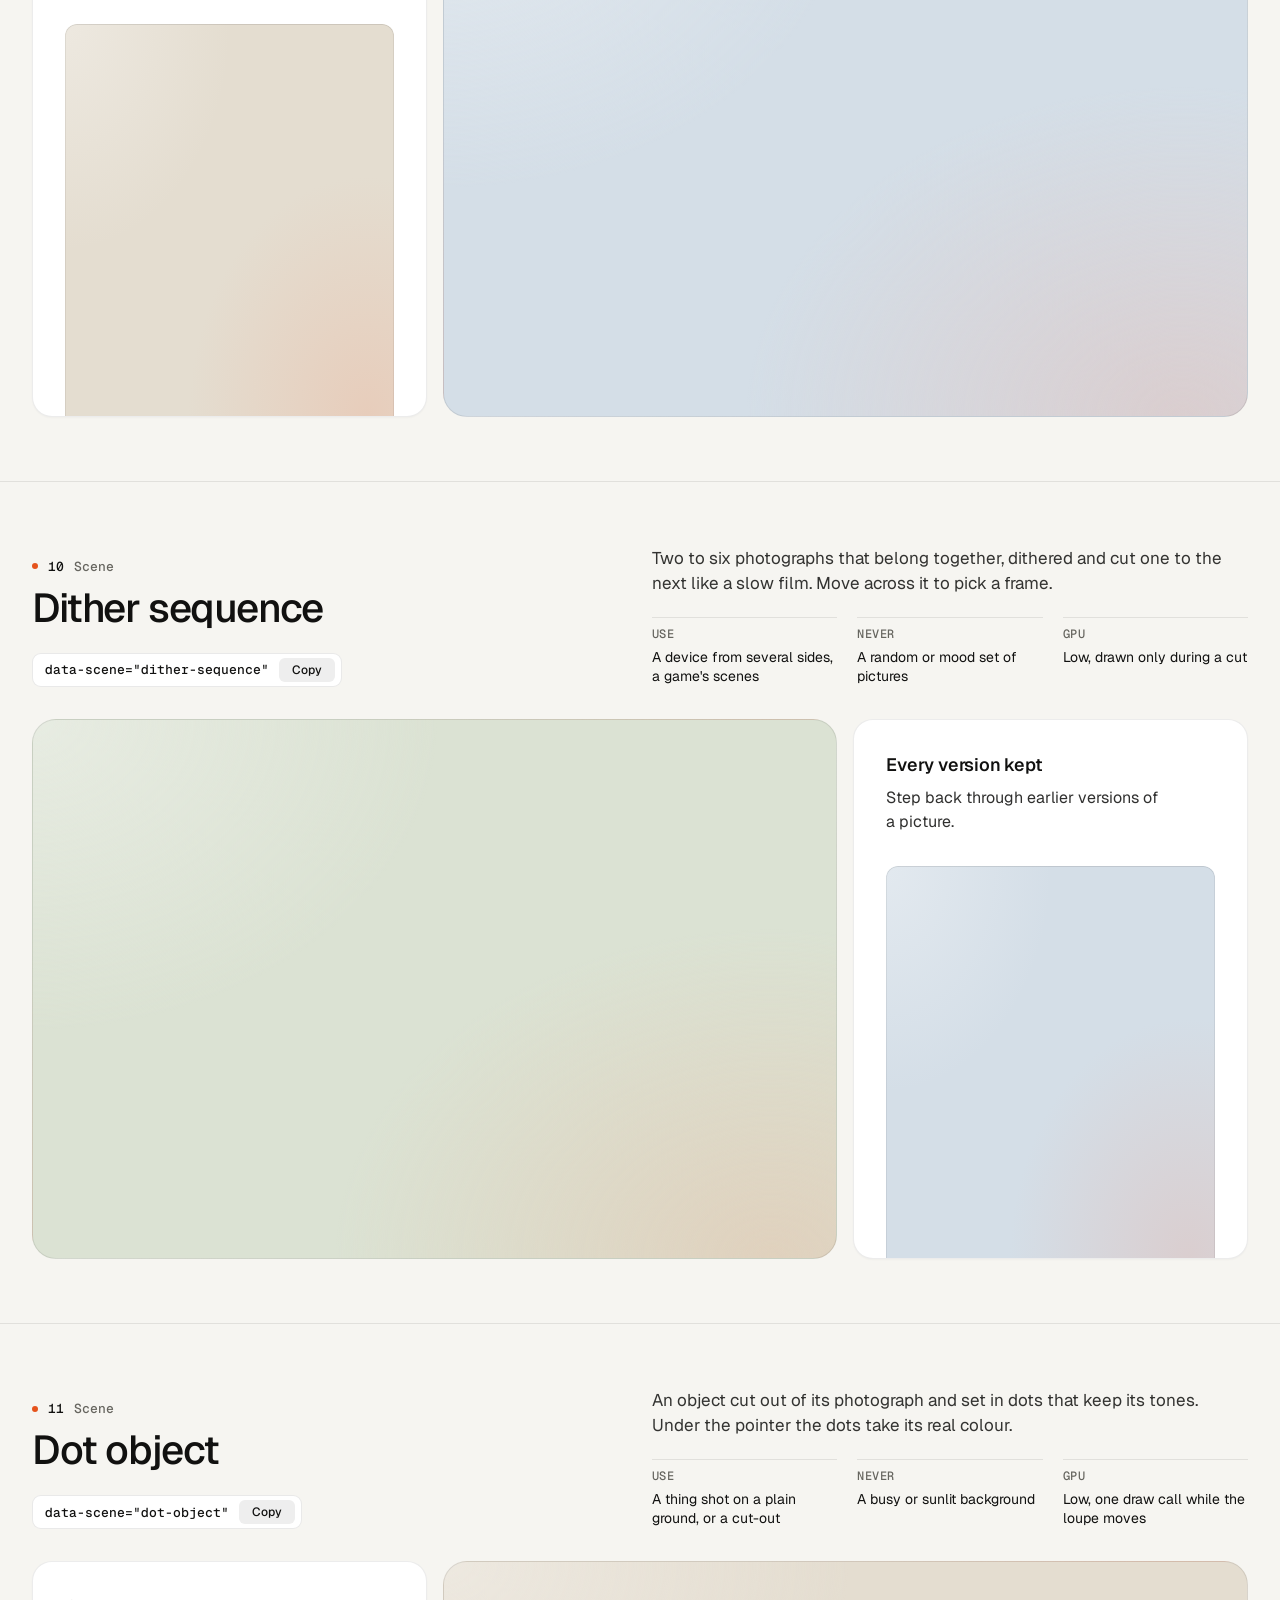
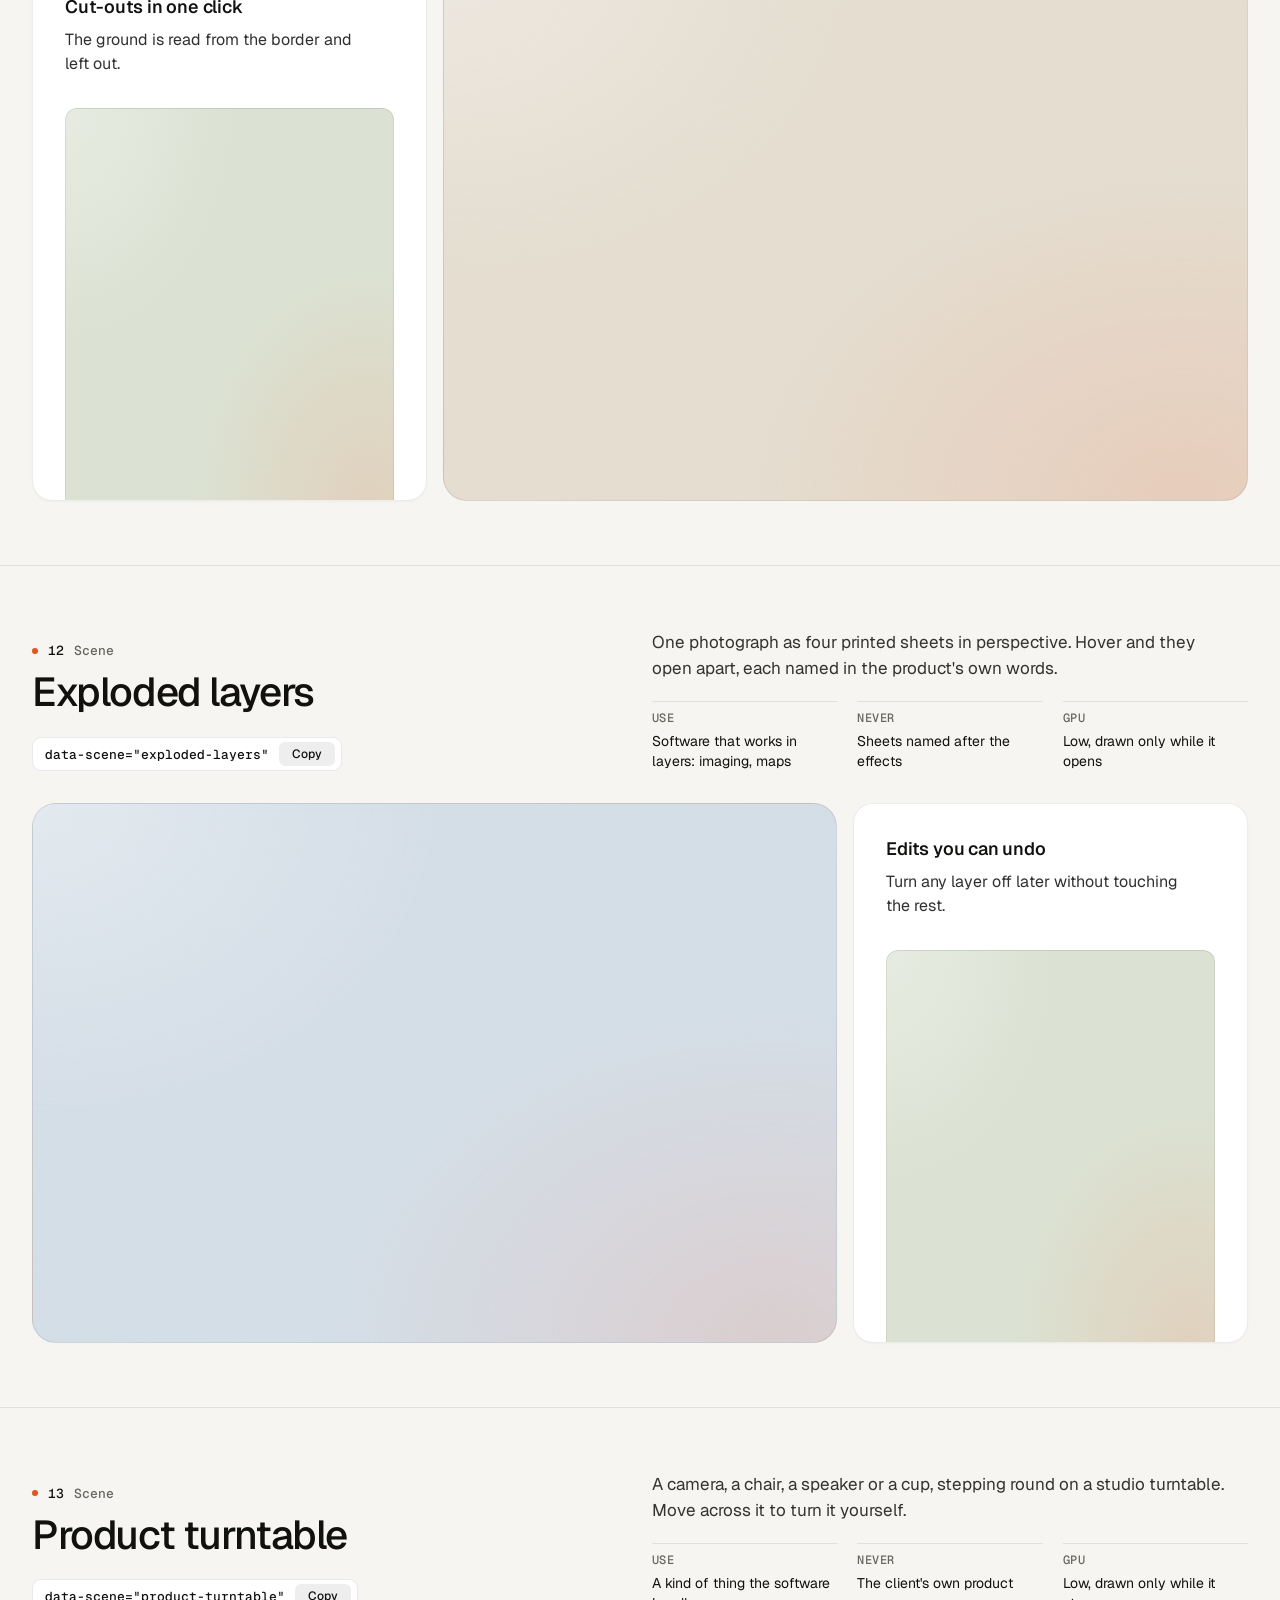
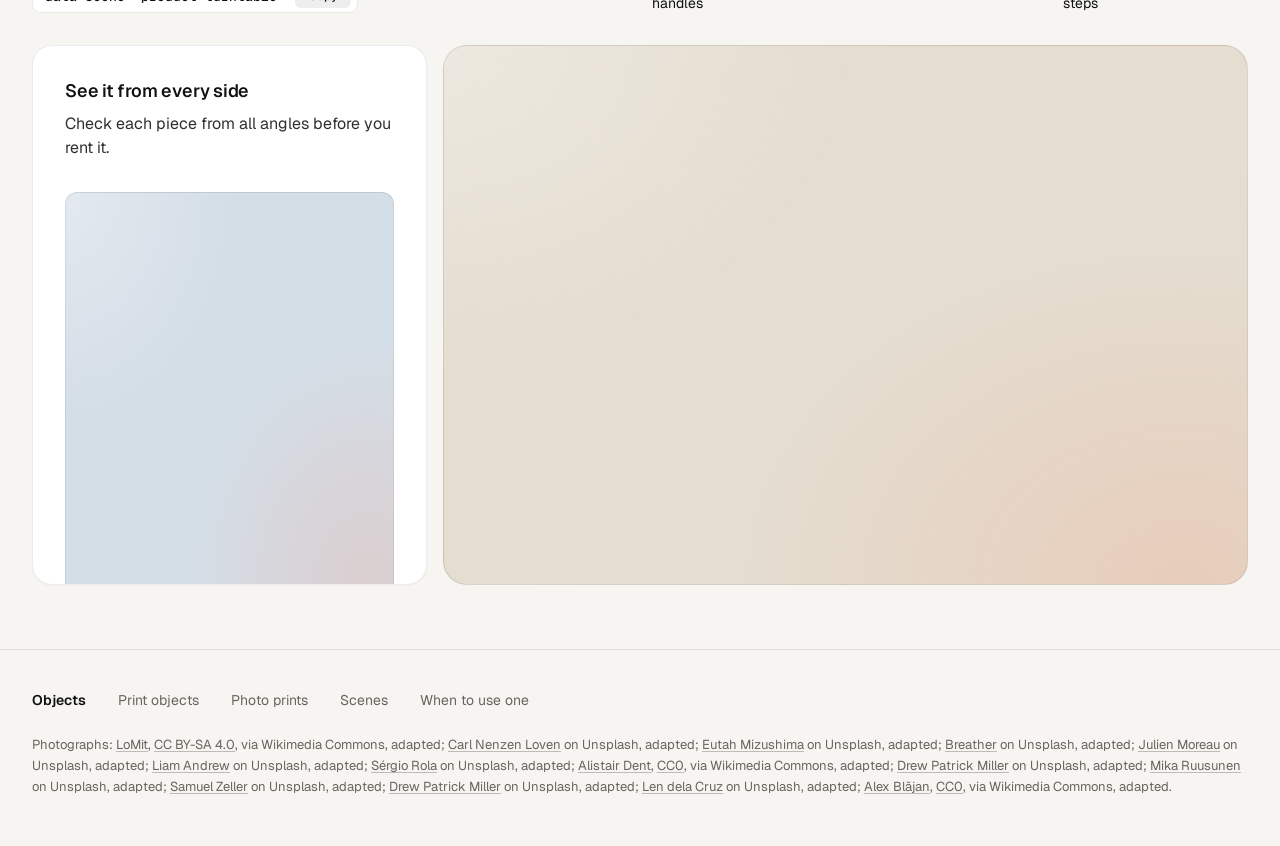
<file: .claude/skills/taste-skill/assets/objects/index.html>
<!doctype html>
<html lang="en" data-palette="paper">
<head>
<script>window.__tpGlMax = 16;   /* a gallery shows many live effects at once; a page of a site keeps the default 4 (fx.js) */</script>
<meta charset="utf-8">
<meta name="viewport" content="width=device-width, initial-scale=1">
<title>Objects</title>
<meta name="description" content="Thirteen objects for one strong moment a page: products drawn in code, photographs printed by a shader, scenes that answer the pointer.">
<link rel="icon" href="data:,">
<link rel="preconnect" href="https://fonts.googleapis.com">
<link rel="preconnect" href="https://fonts.gstatic.com" crossorigin>
<link href="https://fonts.googleapis.com/css2?family=Geist:wght@300..700&family=Geist+Mono:wght@400;500&display=swap" rel="stylesheet">
<link rel="stylesheet" href="../ui/base.css">
<link rel="stylesheet" href="../ui/cards.css">
<style>
  /* palettes: page tokens, four grounds (--g1 sand, --g2 sky, --g3 sage, --g4 deep) and the globe's sea */
  :root {
    --font-text: "Geist", system-ui, sans-serif; --font-mono: "Geist Mono", ui-monospace, monospace;
    --ease: cubic-bezier(.2, .7, .2, 1);
    --gutter: 32px; --max: 1312px;
  }
  [data-palette="paper"] { --bg: #f6f5f1; --card: #ffffff; --surface: #ffffff; --ink: #111110; --muted: #66655f; --accent: #e5531c; --accent-ink: #ffffff;
    --g1: #e4ddd0; --g2: #d4dee7; --g3: #dbe2d3; --g4: #1a2230; --sea: #2f6aa8; --line: rgb(17 17 16 / 0.09); }
  [data-palette="stone"] { --bg: #e6e5e1; --card: #f3f2ef; --surface: #f3f2ef; --ink: #1a1b1d; --muted: #5d5e62; --accent: #2456d6; --accent-ink: #ffffff;
    --g1: #d6d5d0; --g2: #c9d4df; --g3: #dad3c6; --g4: #1d2633; --sea: #2456d6; --line: rgb(26 27 29 / 0.1); }
  [data-palette="graphite"] { --bg: #0b0b0c; --card: #141416; --surface: #141416; --ink: #f2f2ef; --muted: #96979c; --accent: #ff7a3c; --accent-ink: #120c08;
    --g1: #1e1d1b; --g2: #17202a; --g3: #1b201b; --g4: #23262c; --sea: #4f9be0; --line: rgb(242 242 239 / 0.09); }
  [data-palette="night"] { --bg: #070b14; --card: #0e1420; --surface: #0e1420; --ink: #e9edf3; --muted: #8b94a4; --accent: #5ab9fc; --accent-ink: #07101a;
    --g1: #121a29; --g2: #0f2231; --g3: #16202b; --g4: #1b2536; --sea: #5ab9fc; --line: rgb(233 237 243 / 0.09); }

  * { box-sizing: border-box; }
  html { scroll-padding-top: 64px; }
  html, body { margin: 0; }
  body { font-family: var(--font-text); background: var(--bg); color: var(--ink); -webkit-font-smoothing: antialiased; font-size: 16px; line-height: 1.5;
    transition: background-color 320ms var(--ease), color 320ms var(--ease); }
  a { color: inherit; }
  .wrap { max-width: var(--max); margin: 0 auto; padding: 0 var(--gutter); }

  /* ------------------------------------------------ the bar */
  .bar { position: sticky; top: 0; z-index: 30; background: color-mix(in oklab, var(--bg) 84%, transparent); backdrop-filter: blur(16px) saturate(1.2); border-bottom: 1px solid var(--line); }
  .bar__in { height: 64px; display: flex; align-items: center; gap: 32px; }
  .brand { display: inline-flex; align-items: center; gap: 10px; font-weight: 600; font-size: 15px; letter-spacing: -0.01em; text-decoration: none; }
  .brand svg { width: 22px; height: 22px; }
  .brand svg .a { fill: var(--accent); transition: transform 420ms var(--ease); transform-origin: 11px 11px; }
  .brand:hover svg .a { transform: rotate(90deg); }
  .nav { display: flex; gap: 24px; font-size: 14px; }
  .nav a { position: relative; text-decoration: none; color: var(--muted); transition: color 180ms ease; padding: 6px 0; }
  .nav a::after { content: ""; position: absolute; left: 0; right: 0; bottom: 0; height: 1px; background: currentColor; transform: scaleX(0); transform-origin: left; transition: transform 260ms var(--ease); }
  .nav a:hover { color: var(--ink); }
  .nav a:hover::after { transform: scaleX(1); }
  .sp { flex: 1; }
  .swatches { display: flex; align-items: center; gap: 6px; padding: 4px; border-radius: 999px; border: 1px solid var(--line); background: var(--card); }
  .sw { position: relative; width: 26px; height: 26px; border-radius: 50%; border: 0; padding: 0; cursor: pointer; background: linear-gradient(135deg, var(--s-bg) 0 50%, var(--s-ac) 50% 100%);
    box-shadow: inset 0 0 0 1px rgb(0 0 0 / 0.12); transition: transform 200ms var(--ease); }
  .sw::after { content: ""; position: absolute; inset: -3px; border-radius: 50%; box-shadow: 0 0 0 1.5px var(--ink); opacity: 0; transform: scale(0.8); transition: opacity 200ms ease, transform 260ms var(--ease); }
  .sw:hover { transform: scale(1.08); }
  .sw:active { transform: scale(0.94); }
  .sw[aria-pressed="true"]::after { opacity: 1; transform: scale(1); }
  .sw:focus-visible { outline: 2px solid var(--ink); outline-offset: 3px; }
  .sw-label { font-size: 13px; color: var(--muted); min-width: 60px; text-align: right; }

  /* ------------------------------------------------ grounds: a soft lit mesh of the ground's own tone, a fine grain */
  .gr, .card > .panel.gr { --calm-k: 0%; background-color: var(--pg);
    background-image:
      radial-gradient(80% 90% at 92% 100%, color-mix(in oklab, var(--accent) 13%, var(--pg)), transparent 68%),
      radial-gradient(70% 80% at 0% 0%, color-mix(in oklab, var(--lift, #ffffff) var(--lift-k, 34%), var(--pg)), transparent 72%); }
  .gr.dk, [data-palette="graphite"] .gr, [data-palette="night"] .gr { --lift: #ffffff; --lift-k: 6%; }
  .grain { position: absolute; inset: 0; z-index: 0; pointer-events: none; opacity: .32; mix-blend-mode: soft-light; border-radius: inherit;
    background-image: url("data:image/svg+xml;utf8,<svg xmlns='http://www.w3.org/2000/svg' width='160' height='160'><filter id='n'><feTurbulence type='fractalNoise' baseFrequency='.85' numOctaves='2' stitchTiles='stitch'/><feColorMatrix values='0 0 0 0 .5  0 0 0 0 .5  0 0 0 0 .5  0 0 0 .9 0'/></filter><rect width='100%' height='100%' filter='url(%23n)'/></svg>"); }
  .slot { position: absolute; inset: 0; z-index: 1; border-radius: inherit; }
  .slot > .host { position: absolute; inset: 0; border-radius: inherit; overflow: hidden; }

  /* ------------------------------------------------ hero */
  .hero { min-height: calc(100svh - 64px); display: grid; align-items: center; padding: 56px 0; }
  .hero__grid { display: grid; grid-template-columns: repeat(12, minmax(0, 1fr)); gap: 24px; align-items: center; }
  .hero__copy { grid-column: 1 / span 5; }
  .hero h1 { margin: 0; font-size: clamp(44px, 3.4vw + 12px, 72px); line-height: 1.02; letter-spacing: -0.045em; font-weight: 520; text-wrap: balance; }
  .hero__lede { margin: 24px 0 0; font-size: 19px; line-height: 1.5; color: var(--muted); max-width: 40ch; text-wrap: pretty; }
  .index { margin: 40px 0 0; padding: 0; list-style: none; border-top: 1px solid var(--line); max-width: 460px; }
  .index a { display: grid; grid-template-columns: 1fr auto 20px; align-items: center; gap: 16px; padding: 14px 0; border-bottom: 1px solid var(--line); text-decoration: none; font-size: 16px; font-weight: 500; }
  .index a span { font: 500 13px/1 var(--font-mono); color: var(--muted); }
  .index a svg { width: 16px; height: 16px; transition: transform 260ms var(--ease); }
  .index a:hover svg { transform: translateX(4px); }
  .hero__pics { grid-column: 7 / span 6; display: grid; grid-template-columns: 1fr 1fr; gap: 16px; height: min(70svh, 660px); min-height: 440px; }
  .pic { position: relative; overflow: clip; border-radius: 20px; border: 1px solid var(--line); isolation: isolate; }
  .pic img { position: absolute; inset: 0; width: 100%; height: 100%; object-fit: cover; object-position: 50% 42%; display: block; }
  .pic--down { margin-top: 48px; }

  /* ------------------------------------------------ an object, one screen */
  .obj { min-height: calc(100svh - 64px); display: grid; align-content: center; padding: 64px 0; border-top: 1px solid var(--line); }
  .obj__head { display: grid; grid-template-columns: repeat(12, minmax(0, 1fr)); gap: 24px; align-items: end; margin-bottom: 32px; }
  .obj__title { grid-column: 1 / span 5; }
  .obj__n { margin: 0 0 14px; font: 500 13px/1 var(--font-mono); color: var(--muted); display: flex; gap: 10px; align-items: center; }
  .obj__n b { color: var(--ink); font-weight: 500; }
  .obj__n i { width: 6px; height: 6px; border-radius: 50%; background: var(--accent); display: inline-block; }
  .obj h2 { margin: 0; font-size: clamp(34px, 1.9vw + 16px, 52px); line-height: 1.04; letter-spacing: -0.035em; font-weight: 520; text-wrap: balance; }
  .obj__about { grid-column: 7 / span 6; }
  .obj__line { margin: 0; font-size: 17px; line-height: 1.5; color: color-mix(in oklab, var(--ink) 82%, var(--bg)); max-width: 52ch; text-wrap: pretty; }
  .facts { display: grid; grid-template-columns: repeat(3, minmax(0, 1fr)); gap: 20px; margin: 20px 0 0; }
  .facts div { border-top: 1px solid var(--line); padding-top: 10px; }
  .facts dt { font: 500 12px/1 var(--font-mono); color: var(--muted); text-transform: uppercase; letter-spacing: .04em; }
  .facts dd { margin: 8px 0 0; font-size: 14px; line-height: 1.4; }
  .copy { margin-top: 24px; display: inline-flex; align-items: center; gap: 10px; height: 34px; padding: 0 6px 0 12px; border-radius: 9px; border: 1px solid var(--line);
    background: var(--card); color: var(--ink); font: 500 13px/1 var(--font-mono); cursor: pointer; transition: border-color 180ms ease, transform 160ms var(--ease); }
  .copy:hover { border-color: color-mix(in oklab, var(--ink) 24%, transparent); }
  .copy:active { transform: scale(0.97); }
  .copy:focus-visible { outline: 2px solid var(--ink); outline-offset: 2px; }
  .copy em { font-style: normal; display: inline-grid; place-items: center; height: 24px; padding: 0 8px; border-radius: 6px; background: color-mix(in oklab, var(--ink) 7%, transparent); font-family: var(--font-text); font-size: 12px; overflow: hidden; }
  .copy em span { grid-area: 1 / 1; transition: transform 260ms var(--ease), opacity 200ms ease; }
  .copy em span + span { transform: translateY(110%); opacity: 0; }
  .copy.done em span:first-child { transform: translateY(-110%); opacity: 0; }
  .copy.done em span + span { transform: none; opacity: 1; }

  .duo { display: grid; grid-template-columns: repeat(12, minmax(0, 1fr)); gap: 16px; height: clamp(400px, calc(100svh - 360px), 600px); }
  .big { grid-column: 1 / span 8; position: relative; overflow: clip; isolation: isolate; border-radius: 24px; border: 1px solid var(--line); }
  .duo .card { grid-column: 9 / span 4; }
  .obj:nth-of-type(even) .big { grid-column: 5 / span 8; grid-row: 1; }
  .obj:nth-of-type(even) .duo .card { grid-column: 1 / span 4; grid-row: 1; }
  .duo .card > .panel { flex: 1 1 auto; min-height: 0; }

  /* ------------------------------------------------ footer */
  .foot { border-top: 1px solid var(--line); padding: 40px 0 48px; font-size: 14px; color: var(--muted); }
  .foot__row { display: flex; flex-wrap: wrap; gap: 12px 32px; align-items: baseline; }
  .foot__row b { color: var(--ink); font-weight: 600; }
  .foot__row a { text-decoration: none; }
  .foot__row a:hover { color: var(--ink); }
  .credits { margin: 24px 0 0; font-size: 13px; line-height: 1.6; color: var(--muted); }
  .credits a { text-decoration: underline; text-decoration-color: color-mix(in oklab, currentColor 40%, transparent); text-underline-offset: 2px; }

  @media (max-width: 1023px) {
    .hero__copy, .hero__pics { grid-column: 1 / -1; }
    .hero__pics { height: auto; min-height: 0; }
    .pic { aspect-ratio: 3 / 4; }
    .obj__title, .obj__about { grid-column: 1 / -1; }
    .duo { height: auto; grid-template-columns: minmax(0, 1fr); }
    .big, .duo .card, .obj:nth-of-type(even) .big, .obj:nth-of-type(even) .duo .card { grid-column: 1 / -1; grid-row: auto; }
    .big { aspect-ratio: 4 / 3; }
    .duo .card > .panel { flex: none; height: 320px; }
  }
  @media (max-width: 760px) {
    :root { --gutter: 16px; }
    .nav, .sw-label { display: none; }
    .hero { padding: 32px 0 40px; }
    .hero__lede { font-size: 17px; }
    .hero__pics { gap: 10px; }
    .pic { border-radius: 16px; }
    .pic--down { margin-top: 28px; }
    .obj { padding: 72px 0; min-height: 0; }
    .obj .wrap { display: flex; flex-direction: column; }
    .obj__head, .obj__about { display: contents; }
    .obj__title { order: 1; margin-bottom: 16px; }
    .obj__line { order: 2; margin-bottom: 28px; }
    .duo { order: 3; }
    .facts { order: 4; margin-top: 28px; }
    .copy, .index { display: none; }
    .facts { grid-template-columns: minmax(0, 1fr); gap: 0; }
    .facts div { display: grid; grid-template-columns: 96px 1fr; gap: 12px; padding: 10px 0; }
    .facts dd { margin: 0; }
    .big { aspect-ratio: 4 / 5; border-radius: 18px; }
    .duo .card > .panel { height: 300px; }
  }
  @media (prefers-reduced-motion: reduce) { *, *::before, *::after { transition-duration: 0ms !important; } }
</style>
</head>
<body>
<header class="bar">
  <div class="wrap bar__in">
    <a class="brand" href="#top" aria-label="Objects, back to the top">
      <svg viewBox="0 0 22 22" aria-hidden="true"><rect x="1" y="1" width="20" height="20" rx="6" fill="currentColor"/><rect class="a" x="7" y="7" width="8" height="8" rx="2"/></svg>
      Objects
    </a>
    <nav class="nav" aria-label="Families">
      <a href="#print-cup">Print objects</a>
      <a href="#photo-halftone">Photo prints</a>
      <a href="#split-reveal">Scenes</a>
    </nav>
    <span class="sp"></span>
    <span class="sw-label" id="sw-label">Paper</span>
    <div class="swatches" role="group" aria-label="Palette">
      <button type="button" class="sw" data-pal="paper" aria-label="Paper" aria-pressed="true" style="--s-bg:#f6f5f1;--s-ac:#e5531c"></button>
      <button type="button" class="sw" data-pal="stone" aria-label="Stone" aria-pressed="false" style="--s-bg:#e6e5e1;--s-ac:#2456d6"></button>
      <button type="button" class="sw" data-pal="graphite" aria-label="Graphite" aria-pressed="false" style="--s-bg:#141416;--s-ac:#ff7a3c"></button>
      <button type="button" class="sw" data-pal="night" aria-label="Night" aria-pressed="false" style="--s-bg:#0e1420;--s-ac:#5ab9fc"></button>
    </div>
  </div>
</header>

<main id="top">
  <section class="hero">
    <div class="wrap hero__grid">
      <div class="hero__copy">
        <h1>Objects for one strong moment a page.</h1>
        <p class="hero__lede">Products drawn in code, photographs printed by a shader, and scenes that answer the pointer. A photograph leads where there is one. An object leads where there is none.</p>
        <ul class="index">
          <li><a href="#print-cup">Print objects <span>05</span><svg viewBox="0 0 16 16" fill="none" stroke="currentColor" stroke-width="1.5" aria-hidden="true"><path d="M3 8h10M9 4l4 4-4 4"/></svg></a></li>
          <li><a href="#photo-halftone">Photo prints <span>03</span><svg viewBox="0 0 16 16" fill="none" stroke="currentColor" stroke-width="1.5" aria-hidden="true"><path d="M3 8h10M9 4l4 4-4 4"/></svg></a></li>
          <li><a href="#split-reveal">Scenes <span>05</span><svg viewBox="0 0 16 16" fill="none" stroke="currentColor" stroke-width="1.5" aria-hidden="true"><path d="M3 8h10M9 4l4 4-4 4"/></svg></a></li>
        </ul>
      </div>
      <div class="hero__pics">
        <div class="pic"><img src="photo-kit/photos/lamp.jpg" width="1280" height="1757" alt="Cream ceramic table lamp on a glossy side table in low sun" decoding="async"></div>
        <article class="pic pic--down gr" style="--pg: var(--g1)" aria-label="A balanced-arm desk lamp">
          <div class="grain"></div>
          <div class="slot" data-slot='{"kind":"print","id":"print-lamp","place":"card","ground":"g1","params":{"size":1.06,"x":-0.08,"y":-0.2}}'></div>
        </article>
      </div>
    </div>
  </section>

  <!-- ===================================================== print objects -->
  <section class="obj" id="print-cup">
    <div class="wrap">
      <div class="obj__head">
        <div class="obj__title"><p class="obj__n"><i></i><b>01</b> Print object</p><h2>Cup and saucer</h2>
          <button type="button" class="copy" data-copy='<div data-print="print-cup" data-print-place="card"></div>'>data-print="print-cup"<em><span>Copy</span><span>Copied</span></em></button></div>
        <div class="obj__about">
          <p class="obj__line">A porcelain cup of coffee on its saucer, the glaze in your accent. Click it to stir.</p>
          <dl class="facts"><div><dt>Leads</dt><dd>A tableware maker with no photographs</dd></div><div><dt>As a print</dt><dd>A software card about a morning</dd></div><div><dt>GPU</dt><dd>High while it turns, one frame at rest</dd></div></dl>
        </div>
      </div>
      <div class="duo">
        <article class="big gr" style="--pg: var(--g1)"><div class="grain"></div>
          <div class="slot" data-slot='{"kind":"print","id":"print-cup","place":"hero","ground":"g1","params":{"size":0.96,"x":0.16,"y":-0.04}}'></div></article>
        <article class="card"><h3>Morning digest</h3><p>One email at 8:00 with everything that changed overnight.</p>
          <div class="panel gr" style="--pg: var(--g2)"><div class="grain"></div>
            <div class="slot" data-slot='{"kind":"print","id":"print-cup","place":"card","ground":"g2","params":{"effect":"halftone","turn":0}}'></div></div></article>
      </div>
    </div>
  </section>

  <section class="obj" id="print-wheel">
    <div class="wrap">
      <div class="obj__head">
        <div class="obj__title"><p class="obj__n"><i></i><b>02</b> Print object</p><h2>Bicycle wheel</h2>
          <button type="button" class="copy" data-copy='<div data-print="print-wheel" data-print-place="card"></div>'>data-print="print-wheel"<em><span>Copy</span><span>Copied</span></em></button></div>
        <div class="obj__about">
          <p class="obj__line">A road wheel with a tan-wall tyre, an alloy rim and 24 spokes, the hub in your accent. Click it to spin it up.</p>
          <dl class="facts"><div><dt>Leads</dt><dd>A maker of wheels or hubs, never a whole bike</dd></div><div><dt>As a print</dt><dd>A card about speed or a mechanism</dd></div><div><dt>GPU</dt><dd>High while it turns, one frame at rest</dd></div></dl>
        </div>
      </div>
      <div class="duo">
        <article class="big gr" style="--pg: var(--g2)"><div class="grain"></div>
          <div class="slot" data-slot='{"kind":"print","id":"print-wheel","place":"card","ground":"g2","params":{"size":1.34,"x":-0.08,"y":-0.3}}'></div></article>
        <article class="card"><h3>Background sync</h3><p>Runs every five minutes, whether the app is open or not.</p>
          <div class="panel gr" style="--pg: var(--g3)"><div class="grain"></div>
            <div class="slot" data-slot='{"kind":"print","id":"print-wheel","place":"card","ground":"g3","params":{"effect":"halftone","turn":0}}'></div></div></article>
      </div>
    </div>
  </section>

  <section class="obj" id="print-lamp">
    <div class="wrap">
      <div class="obj__head">
        <div class="obj__title"><p class="obj__n"><i></i><b>03</b> Print object</p><h2>Desk lamp</h2>
          <button type="button" class="copy" data-copy='<div data-print="print-lamp" data-print-place="card"></div>'>data-print="print-lamp"<em><span>Copy</span><span>Copied</span></em></button></div>
        <div class="obj__about">
          <p class="obj__line">A balanced-arm desk lamp on chrome springs, the base and shade enamelled in your accent. Click it to switch it on.</p>
          <dl class="facts"><div><dt>Leads</dt><dd>A lighting maker with no photographs</dd></div><div><dt>As a print</dt><dd>A card about focus or working late</dd></div><div><dt>GPU</dt><dd>High while it moves, one frame at rest</dd></div></dl>
        </div>
      </div>
      <div class="duo">
        <article class="big gr" style="--pg: var(--g3)"><div class="grain"></div>
          <div class="slot" data-slot='{"kind":"print","id":"print-lamp","place":"hero","ground":"g3","params":{"size":0.98,"x":0.14,"y":-0.06,"angle":-24}}'></div></article>
        <article class="card"><h3>Focus mode</h3><p>Alerts wait until you switch it off.</p>
          <div class="panel gr dk" style="--pg: var(--g4)"><div class="grain"></div>
            <div class="slot" data-slot='{"kind":"print","id":"print-lamp","place":"card","ground":"g4","params":{"effect":"dither","step":1,"turn":0}}' aria-label="A desk lamp, switched on"></div></div></article>
      </div>
    </div>
  </section>

  <section class="obj" id="print-globe">
    <div class="wrap">
      <div class="obj__head">
        <div class="obj__title"><p class="obj__n"><i></i><b>04</b> Print object</p><h2>Desk globe</h2>
          <button type="button" class="copy" data-copy='<div data-print="print-globe" data-print-place="card" data-print-params=&apos;{"effect":"engrave"}&apos;></div>'>data-print="print-globe"<em><span>Copy</span><span>Copied</span></em></button></div>
        <div class="obj__about">
          <p class="obj__line">A desk globe with the real coastlines, a brass meridian and a walnut stand. Its sea takes a blue or teal accent. Click it to spin.</p>
          <dl class="facts"><div><dt>Leads</dt><dd>A maker of globes or maps</dd></div><div><dt>As a print</dt><dd>A card about regions or shipping</dd></div><div><dt>GPU</dt><dd>High while it turns, one frame at rest</dd></div></dl>
        </div>
      </div>
      <div class="duo">
        <article class="big gr" style="--pg: var(--g2)"><div class="grain"></div>
          <div class="slot" data-slot='{"kind":"print","id":"print-globe","place":"card","ground":"g2","sea":true,"params":{"size":1.3,"x":-0.1,"y":-0.3}}'></div></article>
        <article class="card"><h3>14 regions</h3><p>Pick where your data lives. Move it later in two clicks.</p>
          <div class="panel gr dk" style="--pg: var(--g4)"><div class="grain"></div>
            <div class="slot" data-slot='{"kind":"print","id":"print-globe","place":"card","ground":"g4","sea":true,"params":{"effect":"engrave","turn":0}}'></div></div></article>
      </div>
    </div>
  </section>

  <section class="obj" id="print-cards">
    <div class="wrap">
      <div class="obj__head">
        <div class="obj__title"><p class="obj__n"><i></i><b>05</b> Print object</p><h2>Playing cards</h2>
          <button type="button" class="copy" data-copy='<div data-print="print-cards" data-print-place="card"></div>'>data-print="print-cards"<em><span>Copy</span><span>Copied</span></em></button></div>
        <div class="obj__about">
          <p class="obj__line">A stack of playing cards, the ace of diamonds face up and the backs in your accent. Click to fan them out.</p>
          <dl class="facts"><div><dt>Leads</dt><dd>A maker of card or board games</dd></div><div><dt>As a print</dt><dd>A games card about a hand or a deal</dd></div><div><dt>GPU</dt><dd>High while it moves, one frame at rest</dd></div></dl>
        </div>
      </div>
      <div class="duo">
        <article class="big gr" style="--pg: var(--g3)"><div class="grain"></div>
          <div class="slot" data-slot='{"kind":"print","id":"print-cards","place":"hero","ground":"g3","params":{"size":0.98,"x":0.16,"y":-0.04}}'></div></article>
        <article class="card"><h3>Fair draws</h3><p>Every shuffle is logged, so any player can check a deal.</p>
          <div class="panel gr" style="--pg: var(--g1)"><div class="grain"></div>
            <div class="slot" data-slot='{"kind":"print","id":"print-cards","place":"card","ground":"g1","params":{"effect":"halftone","turn":0}}'></div></div></article>
      </div>
    </div>
  </section>

  <!-- ===================================================== photo prints -->
  <section class="obj" id="photo-halftone">
    <div class="wrap">
      <div class="obj__head">
        <div class="obj__title"><p class="obj__n"><i></i><b>06</b> Photo print</p><h2>Halftone photograph</h2>
          <button type="button" class="copy" data-copy="import print from './assets/objects/photo-halftone/object.js'; print.mount(frame, { palette: fx.readPalette(frame) });">photo-halftone<em><span>Copy</span><span>Copied</span></em></button></div>
        <div class="obj__about">
          <p class="obj__line">One photograph in one ink: round dots on a 45° screen, clean paper in the light. Point at it and a loupe shows its colour.</p>
          <dl class="facts"><div><dt>Use</dt><dd>One photograph band on a design or software page</dd></div><div><dt>Never</dt><dd>A hero photograph, a cafe, a guesthouse</dd></div><div><dt>GPU</dt><dd>Low, one context, still at rest</dd></div></dl>
        </div>
      </div>
      <div class="duo">
        <article class="big gr" style="--pg: var(--g1)">
          <div class="slot" data-slot='{"kind":"photo","id":"photo-halftone","ground":"g1","photo":"concrete"}'></div></article>
        <article class="card"><h3>Screens for print</h3><p>Send any photograph to press as a one-ink halftone.</p>
          <div class="panel gr" style="--pg: var(--g2)">
            <div class="slot" data-slot='{"kind":"photo","id":"photo-halftone","ground":"g2","photo":"lamp","params":{"tint":1}}'></div></div></article>
      </div>
    </div>
  </section>

  <section class="obj" id="photo-engraving">
    <div class="wrap">
      <div class="obj__head">
        <div class="obj__title"><p class="obj__n"><i></i><b>07</b> Photo print</p><h2>Engraved photograph</h2>
          <button type="button" class="copy" data-copy="import print from './assets/objects/photo-engraving/object.js'; print.mount(frame, { palette: fx.readPalette(frame) });">photo-engraving<em><span>Copy</span><span>Copied</span></em></button></div>
        <div class="obj__about">
          <p class="obj__line">Diagonal lines that swell in the shadows and bend over the forms, over a light wash of the photograph's colour. Point at it and the lines part.</p>
          <dl class="facts"><div><dt>Use</dt><dd>A tile whose subject is the photograph</dd></div><div><dt>Never</dt><dd>A hero photograph, a cafe, a guesthouse</dd></div><div><dt>GPU</dt><dd>Low, one context, still at rest</dd></div></dl>
        </div>
      </div>
      <div class="duo">
        <article class="big gr" style="--pg: var(--g2)">
          <div class="slot" data-slot='{"kind":"photo","id":"photo-engraving","ground":"g2","photo":"platform","photoDark":"concrete"}'></div></article>
        <article class="card"><h3>Line art from a photo</h3><p>Turn a product shot into a plate for packaging.</p>
          <div class="panel gr" style="--pg: var(--g3)">
            <div class="slot" data-slot='{"kind":"photo","id":"photo-engraving","ground":"g3","photo":"concrete","photoDark":"room"}'></div></div></article>
      </div>
    </div>
  </section>

  <section class="obj" id="photo-dither">
    <div class="wrap">
      <div class="obj__head">
        <div class="obj__title"><p class="obj__n"><i></i><b>08</b> Photo print</p><h2>Dithered photograph</h2>
          <button type="button" class="copy" data-copy="import print from './assets/objects/photo-dither/object.js'; print.mount(frame, { palette: fx.readPalette(frame) });">photo-dither<em><span>Copy</span><span>Copied</span></em></button></div>
        <div class="obj__about">
          <p class="obj__line">A three-colour grain from the photograph's deepest and most colourful tones. Point at it and the photograph develops through the grain.</p>
          <dl class="facts"><div><dt>Use</dt><dd>A games or AI page's one photograph</dd></div><div><dt>Never</dt><dd>A hero photograph, a cafe, a guesthouse</dd></div><div><dt>GPU</dt><dd>Low, one context, still at rest</dd></div></dl>
        </div>
      </div>
      <div class="duo">
        <article class="big gr" style="--pg: var(--g3)">
          <div class="slot" data-slot='{"kind":"photo","id":"photo-dither","ground":"g3","photo":"room"}'></div></article>
        <article class="card"><h3>Three colours, any picture</h3><p>A grain that keeps a photograph readable in two inks and the paper.</p>
          <div class="panel gr" style="--pg: var(--g1)">
            <div class="slot" data-slot='{"kind":"photo","id":"photo-dither","ground":"g1","photo":"platform"}'></div></div></article>
      </div>
    </div>
  </section>

  <!-- ===================================================== scenes -->
  <section class="obj" id="split-reveal">
    <div class="wrap">
      <div class="obj__head">
        <div class="obj__title"><p class="obj__n"><i></i><b>09</b> Scene</p><h2>Split reveal</h2>
          <button type="button" class="copy" data-copy='<div data-scene="split-reveal" data-scene-src="assets/img/photo.jpg"></div>'>data-scene="split-reveal"<em><span>Copy</span><span>Copied</span></em></button></div>
        <div class="obj__about">
          <p class="obj__line">One photograph, half of it printed as a halftone screen. The line follows the pointer; on a phone it follows a drag.</p>
          <dl class="facts"><div><dt>Use</dt><dd>A photo or design app, a device, a game's key art</dd></div><div><dt>Never</dt><dd>A place, a service, a product page</dd></div><div><dt>GPU</dt><dd>Low, drawn only while the line moves</dd></div></dl>
        </div>
      </div>
      <div class="duo">
        <article class="big gr" style="--pg: var(--g2)">
          <div class="slot" data-slot='{"kind":"scene","id":"split-reveal","ground":"g2","src":"default"}'></div></article>
        <article class="card"><h3>Before and after</h3><p>Drag the line to compare the print with the original.</p>
          <div class="panel gr" style="--pg: var(--g1)">
            <div class="slot" data-slot='{"kind":"scene","id":"split-reveal","ground":"g1","src":"roof","params":{"side":"right","split":0.42}}'></div></div></article>
      </div>
    </div>
  </section>

  <section class="obj" id="dither-sequence">
    <div class="wrap">
      <div class="obj__head">
        <div class="obj__title"><p class="obj__n"><i></i><b>10</b> Scene</p><h2>Dither sequence</h2>
          <button type="button" class="copy" data-copy='<div data-scene="dither-sequence" data-scene-src=&apos;[{"src":"a.jpg"},{"src":"b.jpg"}]&apos;></div>'>data-scene="dither-sequence"<em><span>Copy</span><span>Copied</span></em></button></div>
        <div class="obj__about">
          <p class="obj__line">Two to six photographs that belong together, dithered and cut one to the next like a slow film. Move across it to pick a frame.</p>
          <dl class="facts"><div><dt>Use</dt><dd>A device from several sides, a game's scenes</dd></div><div><dt>Never</dt><dd>A random or mood set of pictures</dd></div><div><dt>GPU</dt><dd>Low, drawn only during a cut</dd></div></dl>
        </div>
      </div>
      <div class="duo">
        <article class="big gr" style="--pg: var(--g3)">
          <div class="slot" data-slot='{"kind":"scene","id":"dither-sequence","ground":"g3","src":"default"}'></div></article>
        <article class="card"><h3>Every version kept</h3><p>Step back through earlier versions of a picture.</p>
          <div class="panel gr" style="--pg: var(--g2)">
            <div class="slot" data-slot='{"kind":"scene","id":"dither-sequence","ground":"g2","src":"spirals","params":{"fit":"contain","autoplay":0}}'></div></div></article>
      </div>
    </div>
  </section>

  <section class="obj" id="dot-object">
    <div class="wrap">
      <div class="obj__head">
        <div class="obj__title"><p class="obj__n"><i></i><b>11</b> Scene</p><h2>Dot object</h2>
          <button type="button" class="copy" data-copy='<div data-scene="dot-object" data-scene-src="assets/img/object-on-white.jpg"></div>'>data-scene="dot-object"<em><span>Copy</span><span>Copied</span></em></button></div>
        <div class="obj__about">
          <p class="obj__line">An object cut out of its photograph and set in dots that keep its tones. Under the pointer the dots take its real colour.</p>
          <dl class="facts"><div><dt>Use</dt><dd>A thing shot on a plain ground, or a cut-out</dd></div><div><dt>Never</dt><dd>A busy or sunlit background</dd></div><div><dt>GPU</dt><dd>Low, one draw call while the loupe moves</dd></div></dl>
        </div>
      </div>
      <div class="duo">
        <article class="big gr" style="--pg: var(--g1)">
          <div class="slot" data-slot='{"kind":"scene","id":"dot-object","ground":"g1","src":"default"}'></div></article>
        <article class="card"><h3>Cut-outs in one click</h3><p>The ground is read from the border and left out.</p>
          <div class="panel gr" style="--pg: var(--g3)">
            <div class="slot" data-slot='{"kind":"scene","id":"dot-object","ground":"g3","src":"dahlia"}'></div></div></article>
      </div>
    </div>
  </section>

  <section class="obj" id="exploded-layers">
    <div class="wrap">
      <div class="obj__head">
        <div class="obj__title"><p class="obj__n"><i></i><b>12</b> Scene</p><h2>Exploded layers</h2>
          <button type="button" class="copy" data-copy='<div data-scene="exploded-layers" data-scene-src="assets/img/photo.jpg" data-scene-params=&apos;{"names":["Photo","Colour","Light","Depth"]}&apos;></div>'>data-scene="exploded-layers"<em><span>Copy</span><span>Copied</span></em></button></div>
        <div class="obj__about">
          <p class="obj__line">One photograph as four printed sheets in perspective. Hover and they open apart, each named in the product's own words.</p>
          <dl class="facts"><div><dt>Use</dt><dd>Software that works in layers: imaging, maps</dd></div><div><dt>Never</dt><dd>Sheets named after the effects</dd></div><div><dt>GPU</dt><dd>Low, drawn only while it opens</dd></div></dl>
        </div>
      </div>
      <div class="duo">
        <article class="big gr" style="--pg: var(--g2)">
          <div class="slot" data-slot='{"kind":"scene","id":"exploded-layers","ground":"g2","src":"default","params":{"names":["Photo","Colour","Light","Depth"]}}'></div></article>
        <article class="card"><h3>Edits you can undo</h3><p>Turn any layer off later without touching the rest.</p>
          <div class="panel gr" style="--pg: var(--g3)">
            <div class="slot" data-slot='{"kind":"scene","id":"exploded-layers","ground":"g3","src":"lattice"}'></div></div></article>
      </div>
    </div>
  </section>

  <section class="obj" id="product-turntable">
    <div class="wrap">
      <div class="obj__head">
        <div class="obj__title"><p class="obj__n"><i></i><b>13</b> Scene</p><h2>Product turntable</h2>
          <button type="button" class="copy" data-copy='<div data-scene="product-turntable" data-scene-params=&apos;{"form":"chair"}&apos;></div>'>data-scene="product-turntable"<em><span>Copy</span><span>Copied</span></em></button></div>
        <div class="obj__about">
          <p class="obj__line">A camera, a chair, a speaker or a cup, stepping round on a studio turntable. Move across it to turn it yourself.</p>
          <dl class="facts"><div><dt>Use</dt><dd>A kind of thing the software handles</dd></div><div><dt>Never</dt><dd>The client's own product</dd></div><div><dt>GPU</dt><dd>Low, drawn only while it steps</dd></div></dl>
        </div>
      </div>
      <div class="duo">
        <article class="big gr" style="--pg: var(--g1)">
          <div class="slot" data-slot='{"kind":"scene","id":"product-turntable","ground":"g1","params":{"form":"camera"}}' aria-label="A camera on a turntable"></div></article>
        <article class="card"><h3>See it from every side</h3><p>Check each piece from all angles before you rent it.</p>
          <div class="panel gr" style="--pg: var(--g2)">
            <div class="slot" data-slot='{"kind":"scene","id":"product-turntable","ground":"g2","params":{"form":"chair","start":-40,"autoplay":0}}' aria-label="A side chair"></div></div></article>
      </div>
    </div>
  </section>
</main>

<footer class="foot">
  <div class="wrap">
    <div class="foot__row">
      <b>Objects</b>
      <a href="_print-core/README.md">Print objects</a>
      <a href="photo-kit/README.md">Photo prints</a>
      <a href="_scenes/README.md">Scenes</a>
      <a href="../../references/effects-objects.md">When to use one</a>
    </div>
    <p class="credits" id="credits"></p>
  </div>
</footer>

<script type="module">
  /*
    The showcase's own mounting: every [data-slot] mounts when it comes near the screen and is destroyed
    when it leaves, and never more than MAX are mounted at once, so the page holds at most 4 live WebGL
    contexts (each mounted object holds one at most; still print objects hold none).
  */
  import fx from '../effects/fx.js';
  import { creditsLine } from './photo-kit/photo.js';
  import { DEFAULT_PHOTO as SPLIT } from './split-reveal/object.js';
  import { DEFAULT_SEQUENCE } from './dither-sequence/object.js';
  import { DEFAULT_PHOTO as TULIP } from './dot-object/object.js';
  import { DEFAULT_PHOTO as MIXER } from './exploded-layers/object.js';

  const MAX = 4, CAP = { print: 4, photo: 3, scene: 4 };
  const root = document.documentElement;
  const q = new URLSearchParams(location.search);
  const U = 'https://unsplash.com/license', CC0 = 'https://creativecommons.org/publicdomain/zero/1.0/';
  const SRC = {
    roof: { id: 618, ratio: 1.5, alt: 'Curving glass and steel lattice roof in black and white', by: 'Mika Ruusunen', licence: 'Unsplash licence', licenceUrl: U, page: 'https://unsplash.com/photos/ypVM8PnygUo' },
    lattice: { id: 893, ratio: 1.5, alt: 'Curved latticed building facade forming sweeping lines', by: 'Samuel Zeller', licence: 'Unsplash licence', licenceUrl: U, page: 'https://unsplash.com/photos/j0g8taxHZa0' },
    spirals: [
      { id: 949, ratio: 0.66, alt: 'A white spiral atrium under a glass dome, seen from below', by: 'Drew Patrick Miller', licence: 'Unsplash licence', licenceUrl: U, page: 'https://unsplash.com/photos/VLT62-JzddA' },
      { id: 679, ratio: 1, alt: 'Spiralling concrete curves around a small round window', by: 'Len dela Cruz', licence: 'Unsplash licence', licenceUrl: U, page: 'https://unsplash.com/photos/ScEKf8u7y-c' },
    ],
    dahlia: { id: 'commons-minimal-orange-dahlia', source: 'commons', ratio: 1.523, width: 5830, focus: [0.5, 0.5], alt: 'An orange dahlia on a black ground', by: 'Alex Blăjan', licence: 'CC0', licenceUrl: CC0,
      url: 'https://upload.wikimedia.org/wikipedia/commons/5/5e/Minimal_orange_dahlia_%28Unsplash%29.jpg', page: 'https://commons.wikimedia.org/wiki/File:Minimal_orange_dahlia_(Unsplash).jpg' },
  };
  const DEFAULTS = { 'split-reveal': SPLIT, 'dither-sequence': DEFAULT_SEQUENCE, 'dot-object': TULIP, 'exploded-layers': MIXER };
  const lib = await fetch(new URL('./photo-kit/photos.json', import.meta.url)).then(r => r.json()).catch(() => ({ photos: [] }));
  const PHOTOS = Object.fromEntries(lib.photos.map(p => [p.key, p]));

  // ---- palette: the page tokens, a ground's paper and an ink that reads on it
  const tok = n => getComputedStyle(root).getPropertyValue(n).trim();
  const lum = hex => { const h = hex.replace('#', ''); const c = [0, 2, 4].map(i => parseInt(h.slice(i, i + 2), 16) / 255); return 0.2126 * c[0] + 0.7152 * c[1] + 0.0722 * c[2]; };
  function paletteFor(cfg) {
    const bg = tok('--' + (cfg.ground || 'g1')), ink = tok('--ink');
    const light = lum(bg) > 0.4, pageLight = lum(ink) < 0.4;
    const gInk = light ? (pageLight ? ink : '#17181b') : (pageLight ? '#eef0f2' : ink);
    return fx.normalizePalette({ bg, surface: bg, ink: gInk, accent: cfg.sea ? tok('--sea') : tok('--accent'), accentInk: tok('--accent-ink') });
  }

  // ---- mounting
  const slots = [...document.querySelectorAll('[data-slot]')];
  const st = new Map(slots.map(el => [el, { cfg: JSON.parse(el.dataset.slot), near: false, ctrl: null, host: null, busy: false }]));
  const mods = new Map();
  const load = id => { if (!mods.has(id)) mods.set(id, import(`./${id}/object.js`).then(m => m.default)); return mods.get(id); };
  // a photo print may name a darker photograph for the dark palettes (a pale one prints as a light plate there)
  const isDark = () => lum(tok('--bg')) < 0.4;
  const photoKey = cfg => (cfg.photoDark && isDark() ? cfg.photoDark : cfg.photo);
  const srcOf = cfg => {
    if (cfg.kind === 'photo') return new URL('./photo-kit/' + PHOTOS[photoKey(cfg)].file, import.meta.url).href;
    if (!cfg.src) return undefined;
    return cfg.src === 'default' ? DEFAULTS[cfg.id] : SRC[cfg.src];
  };
  // a photo print's slot shows its photograph toned into the ground until the print draws, before it
  // mounts too: never an empty panel, even on a slow device
  function underlay(box, cfg) {
    if (cfg.kind !== 'photo') return;
    const p = PHOTOS[photoKey(cfg)];
    Object.assign(box.style, { backgroundColor: 'var(--pg)', backgroundImage: 'url(' + srcOf(cfg) + ')', backgroundSize: 'cover',
      backgroundPosition: (p.focus[0] * 100) + '% ' + (p.focus[1] * 100) + '%', backgroundBlendMode: 'luminosity' });
  }
  async function mount(el) {
    const s = st.get(el);
    s.busy = true;
    try {
      const obj = await load(s.cfg.id);
      if (!s.want) return;
      const host = document.createElement('div');
      host.className = 'host';
      if (el.hasAttribute('aria-label')) host.setAttribute('aria-label', el.getAttribute('aria-label'));
      el.appendChild(host);
      const cfg = s.cfg, palette = paletteFor(cfg);
      let ctrl;
      if (cfg.kind === 'print') ctrl = obj.mount(host, { place: cfg.place, params: cfg.params || {}, palette });
      else if (cfg.kind === 'photo') {
        const p = PHOTOS[photoKey(cfg)];
        s.photo = photoKey(cfg);
        underlay(host, cfg);
        ctrl = obj.mount(host, { palette, src: srcOf(cfg), params: { focusX: p.focus[0], focusY: p.focus[1], ...(cfg.params || {}) } });
      } else ctrl = obj.mount(host, { palette, src: srcOf(cfg), params: cfg.params || {} });
      s.ctrl = ctrl; s.host = host;
    } catch (e) { console.warn('objects:', s.cfg.id, e); }
    finally { s.busy = false; if (!s.want && s.ctrl) unmount(el); schedule(); }
  }
  function unmount(el) {
    const s = st.get(el);
    if (!s.ctrl) return;
    try { s.ctrl.destroy(); } catch (e) { console.warn(e); }
    s.host?.remove();
    s.ctrl = null; s.host = null;
  }
  let queued = 0;
  function reconcile() {
    queued = 0;
    const mid = innerHeight / 2;
    const dist = el => { const r = el.getBoundingClientRect(); return Math.abs((r.top + r.bottom) / 2 - mid); };
    // the nearest first, at most MAX, and at most CAP of one family (photo-kit warns past 3)
    const near = [], kinds = {};
    for (const el of slots.filter(e => st.get(e).near).sort((a, b) => dist(a) - dist(b))) {
      const k = st.get(el).cfg.kind;
      if (near.length < MAX && (kinds[k] || 0) < CAP[k]) { near.push(el); kinds[k] = (kinds[k] || 0) + 1; }
    }
    const want = new Set(near);
    for (const el of slots) { const s = st.get(el); s.want = want.has(el); if (!s.want && s.ctrl && !s.busy) unmount(el); }
    // never more than MAX mounted (or mounting) at once
    let count = slots.filter(el => { const s = st.get(el); return s.ctrl || s.busy; }).length;
    for (const el of near) { const s = st.get(el); if (!s.ctrl && !s.busy && count < MAX) { count++; mount(el); } }
  }
  const schedule = () => { if (!queued) queued = requestAnimationFrame(reconcile); };
  const io = new IntersectionObserver(es => { for (const e of es) st.get(e.target).near = e.isIntersecting; schedule(); }, { rootMargin: '60% 0px' });
  slots.forEach(el => io.observe(el));
  addEventListener('scroll', schedule, { passive: true });
  addEventListener('resize', schedule, { passive: true });

  // ---- palette switch
  const PAL = ['paper', 'stone', 'graphite', 'night'];
  const label = document.getElementById('sw-label');
  function setPalette(name, save) {
    if (!PAL.includes(name)) name = 'paper';
    root.dataset.palette = name;
    for (const b of document.querySelectorAll('[data-pal]')) b.setAttribute('aria-pressed', String(b.dataset.pal === name));
    label.textContent = name[0].toUpperCase() + name.slice(1);
    for (const [el, s] of st) {
      if (s.ctrl && s.cfg.kind === 'photo' && s.photo !== photoKey(s.cfg)) unmount(el);   // its photograph changes: mount it again
      else if (s.ctrl?.setPalette) s.ctrl.setPalette(paletteFor(s.cfg));
    }
    for (const [el, s] of st) underlay(el, s.cfg);
    schedule();
    if (save) try { localStorage.setItem('objects-palette', name); } catch (_) { /* private window */ }
  }
  let saved = null;
  try { saved = localStorage.getItem('objects-palette'); } catch (_) { /* private window */ }
  setPalette(q.get('palette') || saved || 'paper');
  document.querySelector('.swatches').addEventListener('click', e => { const b = e.target.closest('[data-pal]'); if (b) setPalette(b.dataset.pal, true); });

  // ---- copy a mount snippet
  document.addEventListener('click', async e => {
    const b = e.target.closest('.copy');
    if (!b) return;
    try { await navigator.clipboard.writeText(b.dataset.copy); } catch (_) { /* no clipboard: the button still answers */ }
    b.classList.add('done');
    clearTimeout(b._t); b._t = setTimeout(() => b.classList.remove('done'), 1400);
  });

  // ---- the one credit line
  const pk = ['lamp', 'concrete', 'platform', 'room'].map(k => PHOTOS[k]).filter(Boolean).map(p => ({ ...p, adapted: true }));
  const sc = [SPLIT, ...DEFAULT_SEQUENCE, TULIP, MIXER, SRC.roof, SRC.lattice, ...SRC.spirals, SRC.dahlia]
    .map(p => ({ ...p, source: p.source === 'commons' ? 'Wikimedia Commons' : (p.source || 'Unsplash'), adapted: true }));
  const seen = new Set();
  document.getElementById('credits').innerHTML = creditsLine([...pk, ...sc].filter(p => { const k = p.page || p.by; if (seen.has(k)) return false; seen.add(k); return true; }));

  // fetch every object's module and the photographs while the page is idle, so a panel mounts at once
  const prefetch = () => {
    const ids = [...new Set([...st.values()].map(s => s.cfg.id))];
    let i = 0;
    const next = () => { if (i < ids.length) load(ids[i++]).catch(() => {}).finally(() => setTimeout(next, 80)); };
    next();
    for (const p of Object.values(PHOTOS)) { const im = new Image(); im.decoding = 'async'; im.src = new URL('./photo-kit/' + p.file, import.meta.url).href; }
  };
  (window.requestIdleCallback || ((f) => setTimeout(f, 600)))(prefetch, { timeout: 1500 });

  window.__objects = { st, live: () => [...st.values()].filter(s => s.ctrl).length };
  if (document.fonts) await document.fonts.ready;
  root.dataset.ready = '1';
</script>
</body>
</html>
</file>
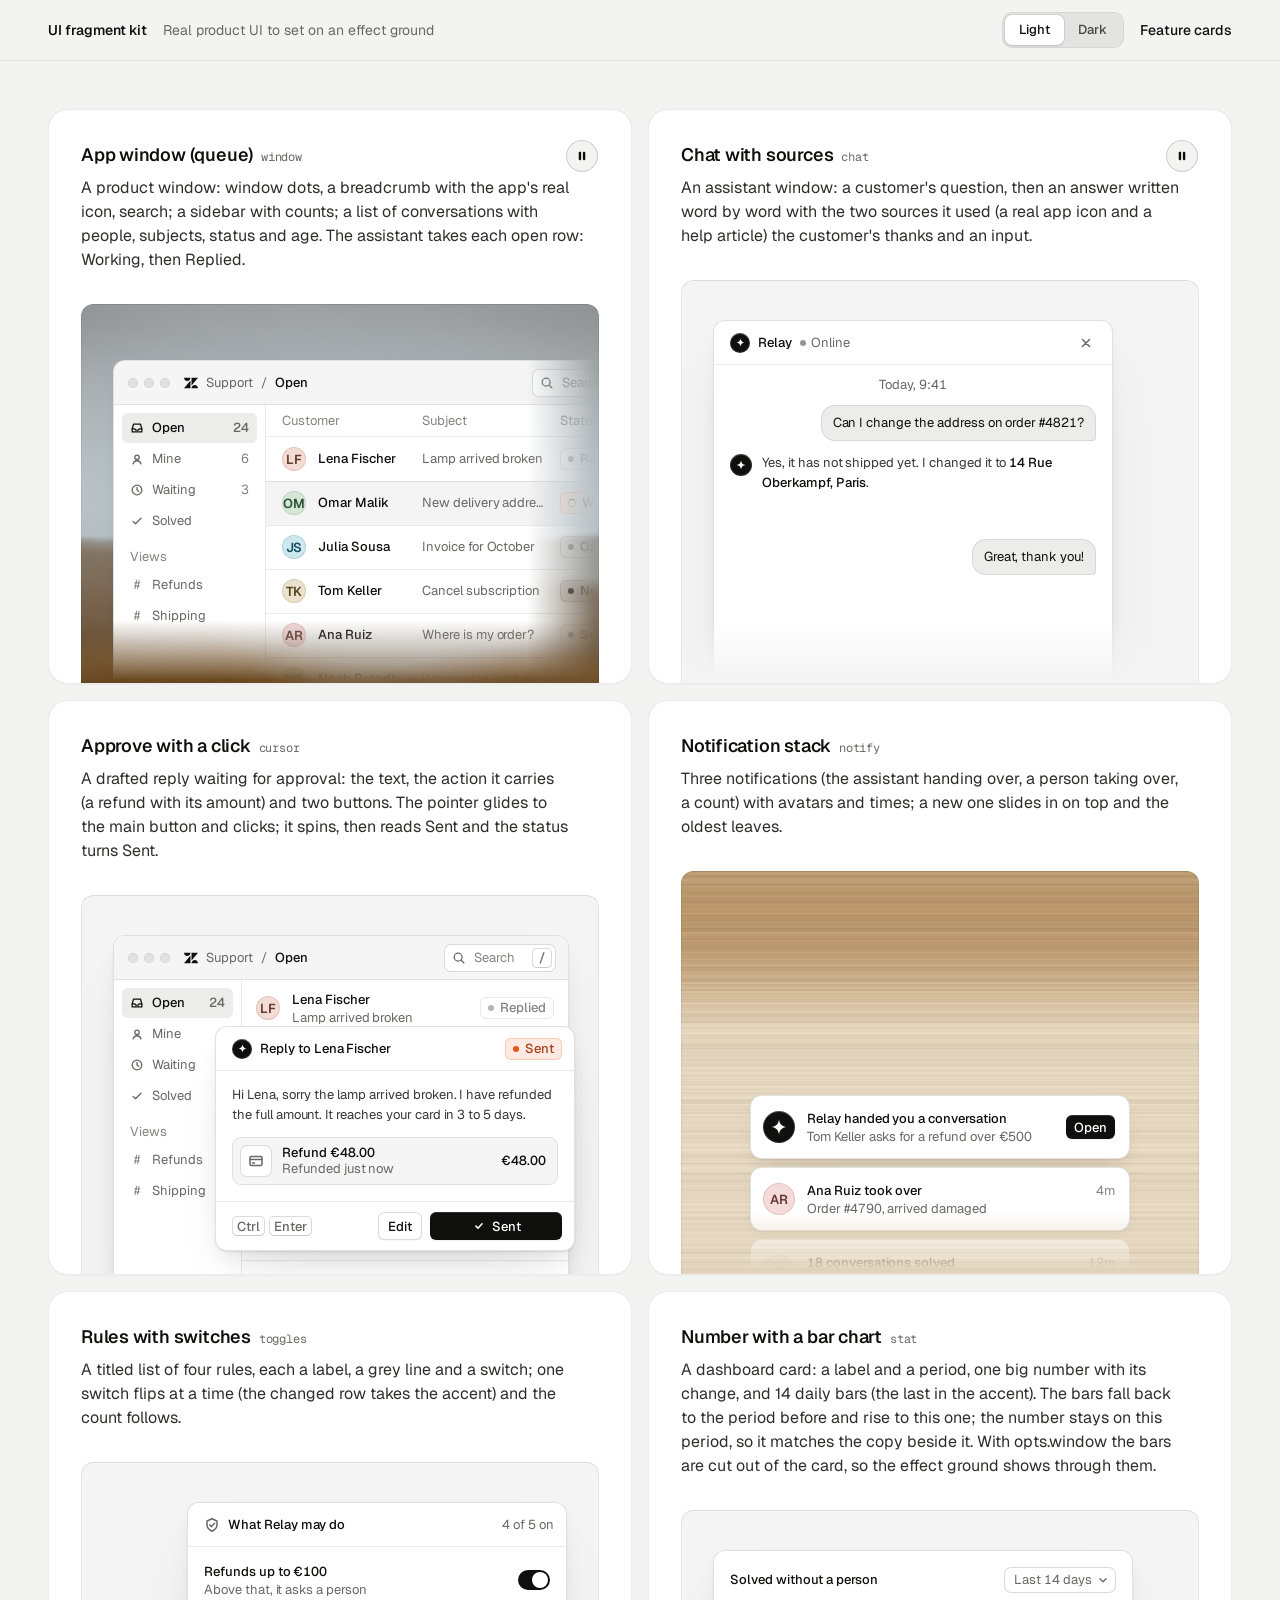
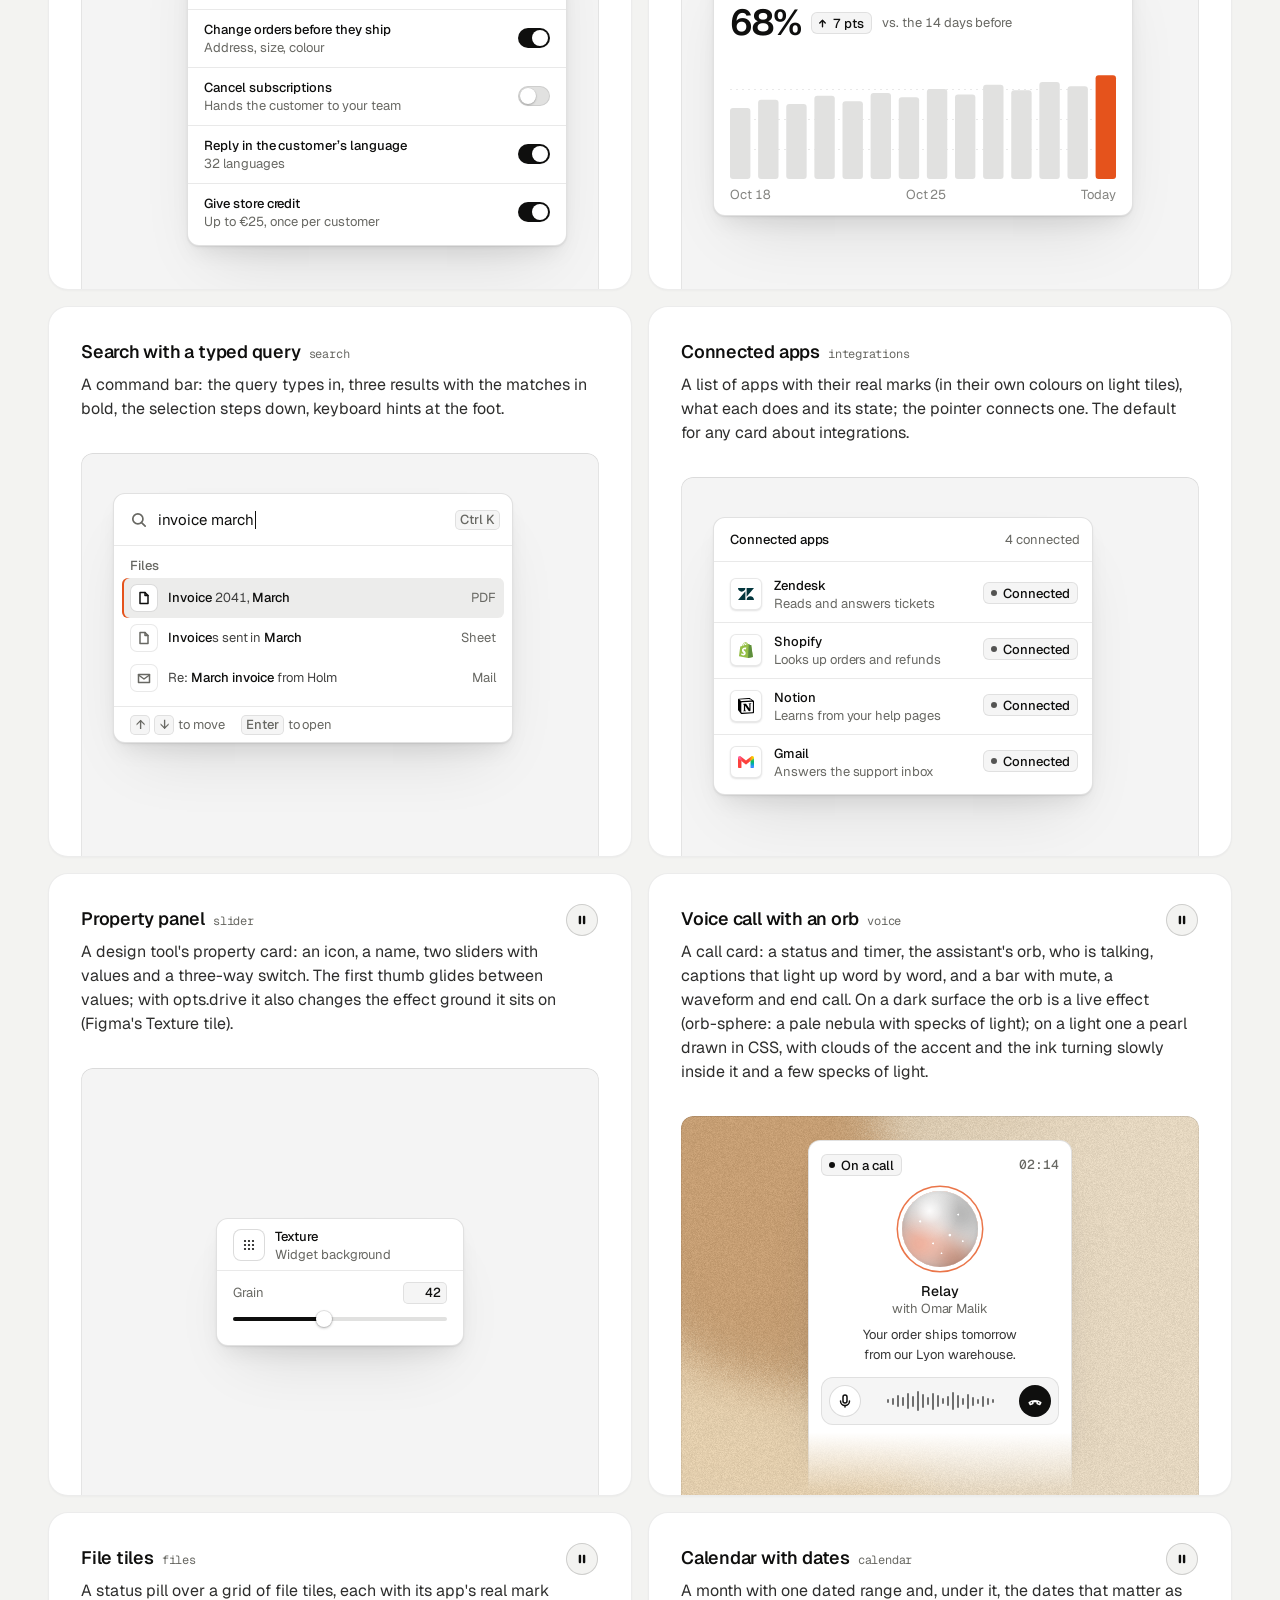
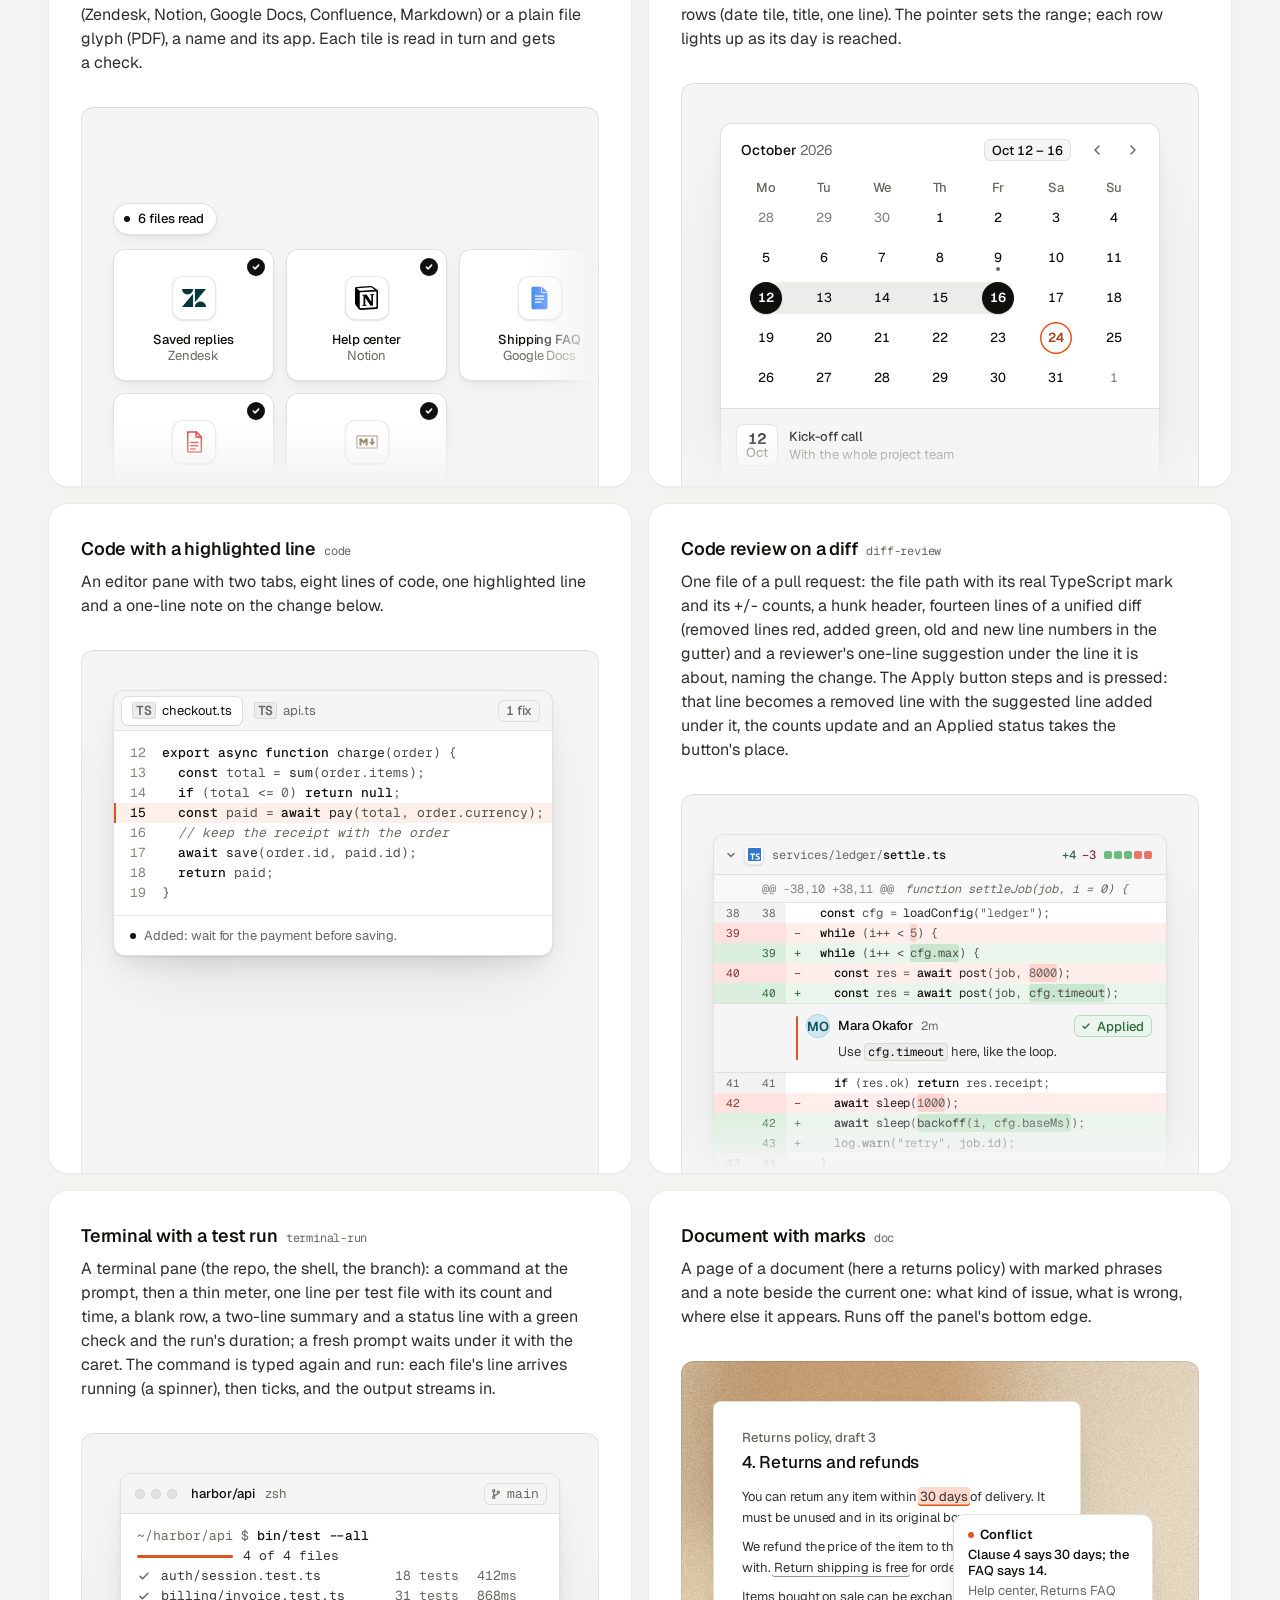
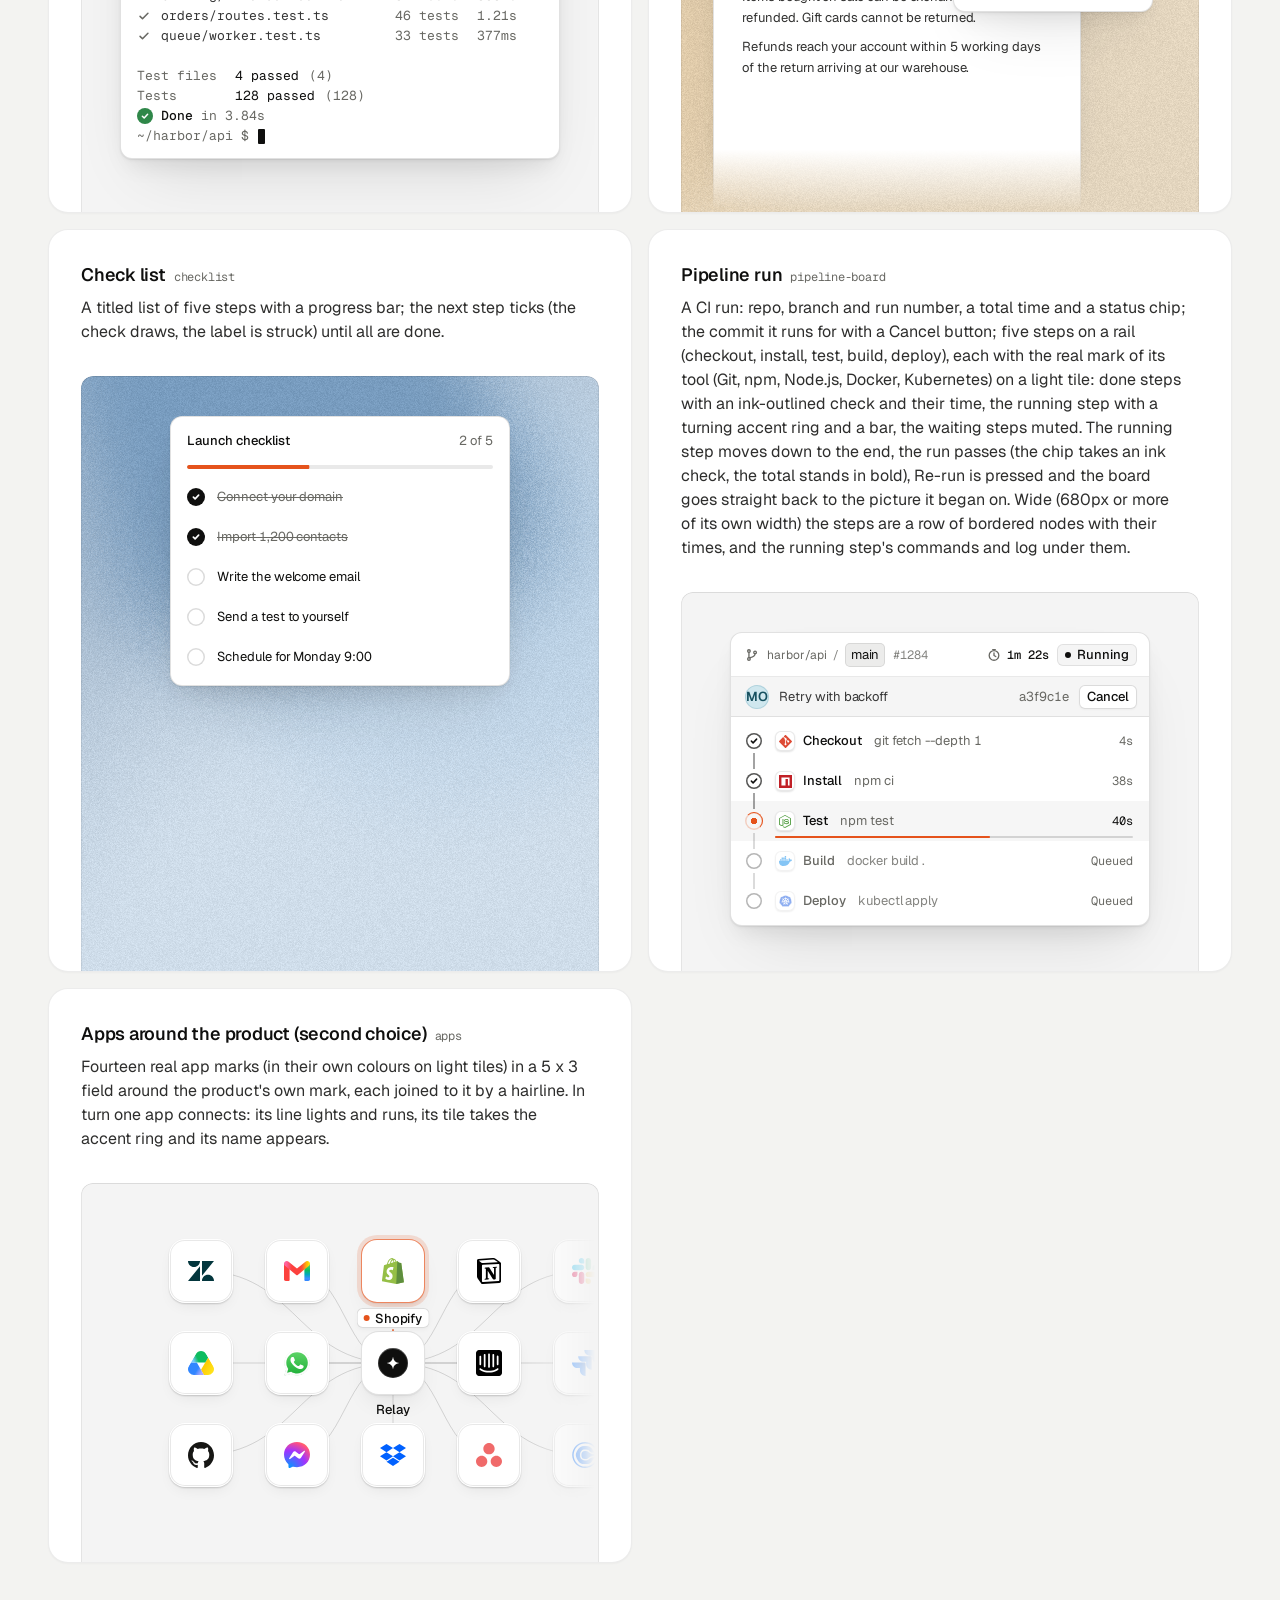
<file: .claude/skills/taste-skill/assets/ui/index.html>
<!doctype html>
<html lang="en" data-theme="light">
<head>
<script>window.__tpGlMax = 16;   /* a gallery shows many live effects at once; a page of a site keeps the default 4 (fx.js) */</script>
<meta charset="utf-8">
<meta name="viewport" content="width=device-width, initial-scale=1">
<title>UI fragment kit</title>
<meta name="description" content="Nineteen pieces of real product UI from the taste-skill kit, each on an effect ground in a feature card.">
<link rel="preconnect" href="https://fonts.googleapis.com">
<link rel="preconnect" href="https://fonts.gstatic.com" crossorigin>
<link href="https://fonts.googleapis.com/css2?family=Geist:wght@300..700&family=Geist+Mono:wght@400;500&display=swap" rel="stylesheet">
<link rel="stylesheet" href="base.css">
<link rel="stylesheet" href="cards.css">
<style>
  :root { --font-text: "Geist", system-ui, sans-serif; --font-display: "Geist", system-ui, sans-serif; --font-mono: "Geist Mono", ui-monospace, monospace; }
  [data-theme="light"] { --bg: #f3f3f1; --card: #ffffff; --ink: #0f0f0e; --muted: #686863; --accent: #e5531c; --accent-ink: #ffffff; --g-bg: #e9e8e4; --g-surface: #f6f5f2; --frag: #ffffff; --warm: #c9a679; }
  [data-theme="dark"] { --bg: #070708; --card: #151517; --ink: #f2f2ef; --muted: #8f9094; --accent: #ff7a3c; --accent-ink: #120c08; --g-bg: #0e0e10; --g-surface: #1b1c1f; --frag: #1c1d20; --warm: #9c9689; }
  * { box-sizing: border-box; }
  html, body { margin: 0; }
  body { font-family: var(--font-text); background: var(--bg); color: var(--ink); -webkit-font-smoothing: antialiased; }
  .panel { --fx-bg: var(--g-bg); --fx-surface: var(--g-surface); --fx-ink: var(--ink); --fx-muted: var(--muted); --fx-accent: var(--hue, var(--warm)); --fx-accent-ink: var(--accent-ink); --calm: var(--g-bg); --p-h: 380px; }
  .top { position: sticky; top: 0; z-index: 20; background: color-mix(in oklab, var(--bg) 86%, transparent); backdrop-filter: blur(14px); -webkit-backdrop-filter: blur(14px); border-bottom: 1px solid color-mix(in oklab, var(--ink) 8%, transparent); }
  .top__in { max-width: 1232px; margin: 0 auto; padding: 0 24px; height: 60px; display: flex; align-items: center; gap: 16px; font-size: 14px; line-height: 20px; }
  .top__in strong { font-weight: 560; }
  .top__in > span { color: var(--muted); }
  .sp { flex: 1; }
  .seg { display: inline-flex; padding: 3px; border-radius: 10px; background: color-mix(in oklab, var(--ink) 6%, var(--bg)); box-shadow: inset 0 0 0 1px color-mix(in oklab, var(--ink) 6%, transparent); }
  .seg button { font: inherit; font-size: 13px; font-weight: 500; border: 0; background: none; color: color-mix(in oklab, var(--ink) 72%, var(--bg)); height: 30px; padding: 0 14px; border-radius: 7px; cursor: pointer; }
  .seg button[aria-pressed="true"] { background: var(--card); color: var(--ink); box-shadow: 0 0 0 1px color-mix(in oklab, var(--ink) 8%, transparent), 0 1px 2px rgb(0 0 0 / .1); }
  .top__in a { color: var(--ink); text-decoration: none; font-weight: 500; }
  main { max-width: 1232px; margin: 0 auto; padding: 48px 24px 96px; }
  .grid { display: grid; grid-template-columns: repeat(2, minmax(0, 1fr)); gap: 16px; }
  .card > h3 code { font: 400 12px/16px var(--font-mono); color: var(--muted); margin-left: 8px; }
  @media (max-width: 860px) { .grid { grid-template-columns: minmax(0, 1fr); } }
  @media (max-width: 600px) { main { padding: 24px 16px 64px; } .top__in { padding: 0 16px; } .top__in > span { display: none; } .panel { --p-h: 340px; } }
</style>
</head>
<body>
<header class="top">
  <div class="top__in">
    <strong>UI fragment kit</strong><span>Real product UI to set on an effect ground</span>
    <span class="sp"></span>
    <div class="seg" role="group" aria-label="Theme"><button type="button" data-mode="light" aria-pressed="true">Light</button><button type="button" data-mode="dark" aria-pressed="false">Dark</button></div>
    <a href="cards.html">Feature cards</a>
  </div>
</header>
<main><div class="grid" id="grid"></div></main>

<script type="module">
  import fx from '../effects/fx.js';
  import ui from './ui.js';
  const index = await fetch('index.json').then(r => r.json());
  // where each one sits, as its meta.json says: anchored at a corner or rising from the bottom and cut by
  // the panel's edge, or whole with 24px or more of ground round it; a fade only where an edge cuts it.
  // Only the compact slider sits in the calm middle (Figma's Texture tile); the cursor dialog is shown
  // where it belongs, over the lower-right edge of a window. [class, fade, style, opts]
  const PLACE = {
    window: ['at-corner', 'stage--fade-br', '--ay:56px'],
    chat: ['at-rise to-edge', 'stage--fade-b'],
    cursor: ['at-over', '', '--bx:24px;--by:24px'],
    notify: ['at-rise fit', 'stage--fade-b', '--ay:calc(100% - 180px);--ay-sm:calc(100% - 180px);--fit-max:380px'],
    toggles: ['at-right', ''],
    stat: ['at-corner', ''],
    search: ['at-corner', ''],
    integrations: ['at-corner', ''],
    slider: ['at-center', '', '', '{"compact":true,"drive":{"param":"grain","min":0.15,"max":0.95}}'],
    voice: ['at-rise to-edge fit', 'stage--fade-b', '--ax:max(24px, 50% - 132px);--ay:24px;--fit-max:264px'],
    files: ['at-corner wide', 'stage--fade-br', '--w:680px;--ay:96px'],
    calendar: ['at-rise fit', 'stage--fade-b', '--fit-max:440px'],
    code: ['at-corner', ''],
    'diff-review': ['at-corner fit', 'stage--fade-b', '--fit-max:480px'],
    'terminal-run': ['at-rise fit', '', '--fit-max:440px'],
    'pipeline-board': ['at-rise fit', '', '--fit-max:420px'],
    doc: ['at-corner to-edge', 'stage--fade-b'],
    checklist: ['at-rise fit', '', '--fit-max:340px'],
    apps: ['at-corner wide', 'stage--fade-br', '--w:560px;--ay:48px'],
  };
  // grounds behind UI are soft lit fields (never a line or dot pattern), on both themes: the bright
  // picture behind dark UI on the dark page, a clear step darker than white UI on the light page
  // the painting stays abstract (a mist over warm sand, level, fully soft) and shows once on the page
  const PAINT = ['painterly-landscape', { blur: 1, brush: 0.35, slope: 0, hillY: 0.3, horizon: 0.62, calm: 0.2, calmX: 0.6, calmY: 0.8, drift: 0, side: 1 }, '{"bg":"#a3b0b6","accent":"#c49a6c"}'];
  const GRAIN = ['grain-gradient', { speed: 0, grainMotion: 0, calm: 0.2, calmX: 0.5, calmY: 0.6, tint: 0.6, contrast: 0.6 }, '{"bg":"#d9ccb7","surface":"#e9e0d2","ink":"#2a2622","muted":"#6f675c","accent":"#a8794a"}'];
  const SKY = [GRAIN[0], GRAIN[1], '{"bg":"#c6d3df","surface":"#d6e0e9","ink":"#25303a","muted":"#5d6873","accent":"#3f6a92"}'];
  const SAGE = [GRAIN[0], GRAIN[1], '{"bg":"#cdd6c6","surface":"#dce3d6","ink":"#262d24","muted":"#5f6a5a","accent":"#6c8e63"}'];
  const GROUND = (m, i) => (m.name === 'slider' ? GRAIN : i === 0 ? PAINT : [GRAIN, SKY, SAGE][i % 3]);
  const q = new URLSearchParams(location.search);
  const grid = document.getElementById('grid');
  grid.innerHTML = index.fragments.map((m, i) => {
    const [at, fade, extra = '', opts = ''] = PLACE[m.name] || ['at-corner', 'stage--fade-br'];
    const [id, params, pal] = GROUND(m, i);
    const w = at === 'at-center' ? '' : ` style="--ax:32px;--ay:40px;${extra}"`;
    const o = opts ? ` data-ui-opts='${opts}'` : '';
    // the cursor is a dialog over a window's edge: the window under it holds still
    const under = m.name === 'cursor' ? `<div class="at-corner" style="--ax:32px;--ay:40px" data-ui-load="window" data-ui-opts='{"compact":true}' data-ui-still></div>` : '';
    return `<article class="card card--row"><h3>${m.title}<code>${m.name}</code></h3><p>${m.shows}</p>
      <div class="panel" data-fx="${id}" data-fx-seed="${(i + 1) * 17}" data-fx-params='${JSON.stringify(params)}' data-fx-palette='${pal}' style="--calm-k:0%">
        <div class="stage ${fade}">${under}<div class="${at}"${w}${o} data-ui-load="${m.name}"></div></div></div></article>`;
  }).join('');
  function setMode(mode) {
    document.documentElement.dataset.theme = mode;
    document.querySelectorAll('.seg button').forEach(b => b.setAttribute('aria-pressed', String(b.dataset.mode === mode)));
  }
  setMode(q.get('mode') === 'dark' ? 'dark' : 'light');
  if (q.has('t')) fx.setClock(+q.get('t'));
  // each ground is drawn once near the screen and kept as a picture (its WebGL context freed), so nineteen
  // panels need one or two contexts, not nineteen
  await Promise.all([ui.loadAll(grid), ui.grounds(grid, fx)]);
  document.documentElement.dataset.ready = '1';
  document.querySelectorAll('.seg button').forEach(b => b.addEventListener('click', async () => {
    setMode(b.dataset.mode);
    for (const el of grid.querySelectorAll('[data-ui]')) el.__ui?.repaint?.();
    await ui.grounds(grid, fx);
  }));
</script>
</body>
</html>
</file>
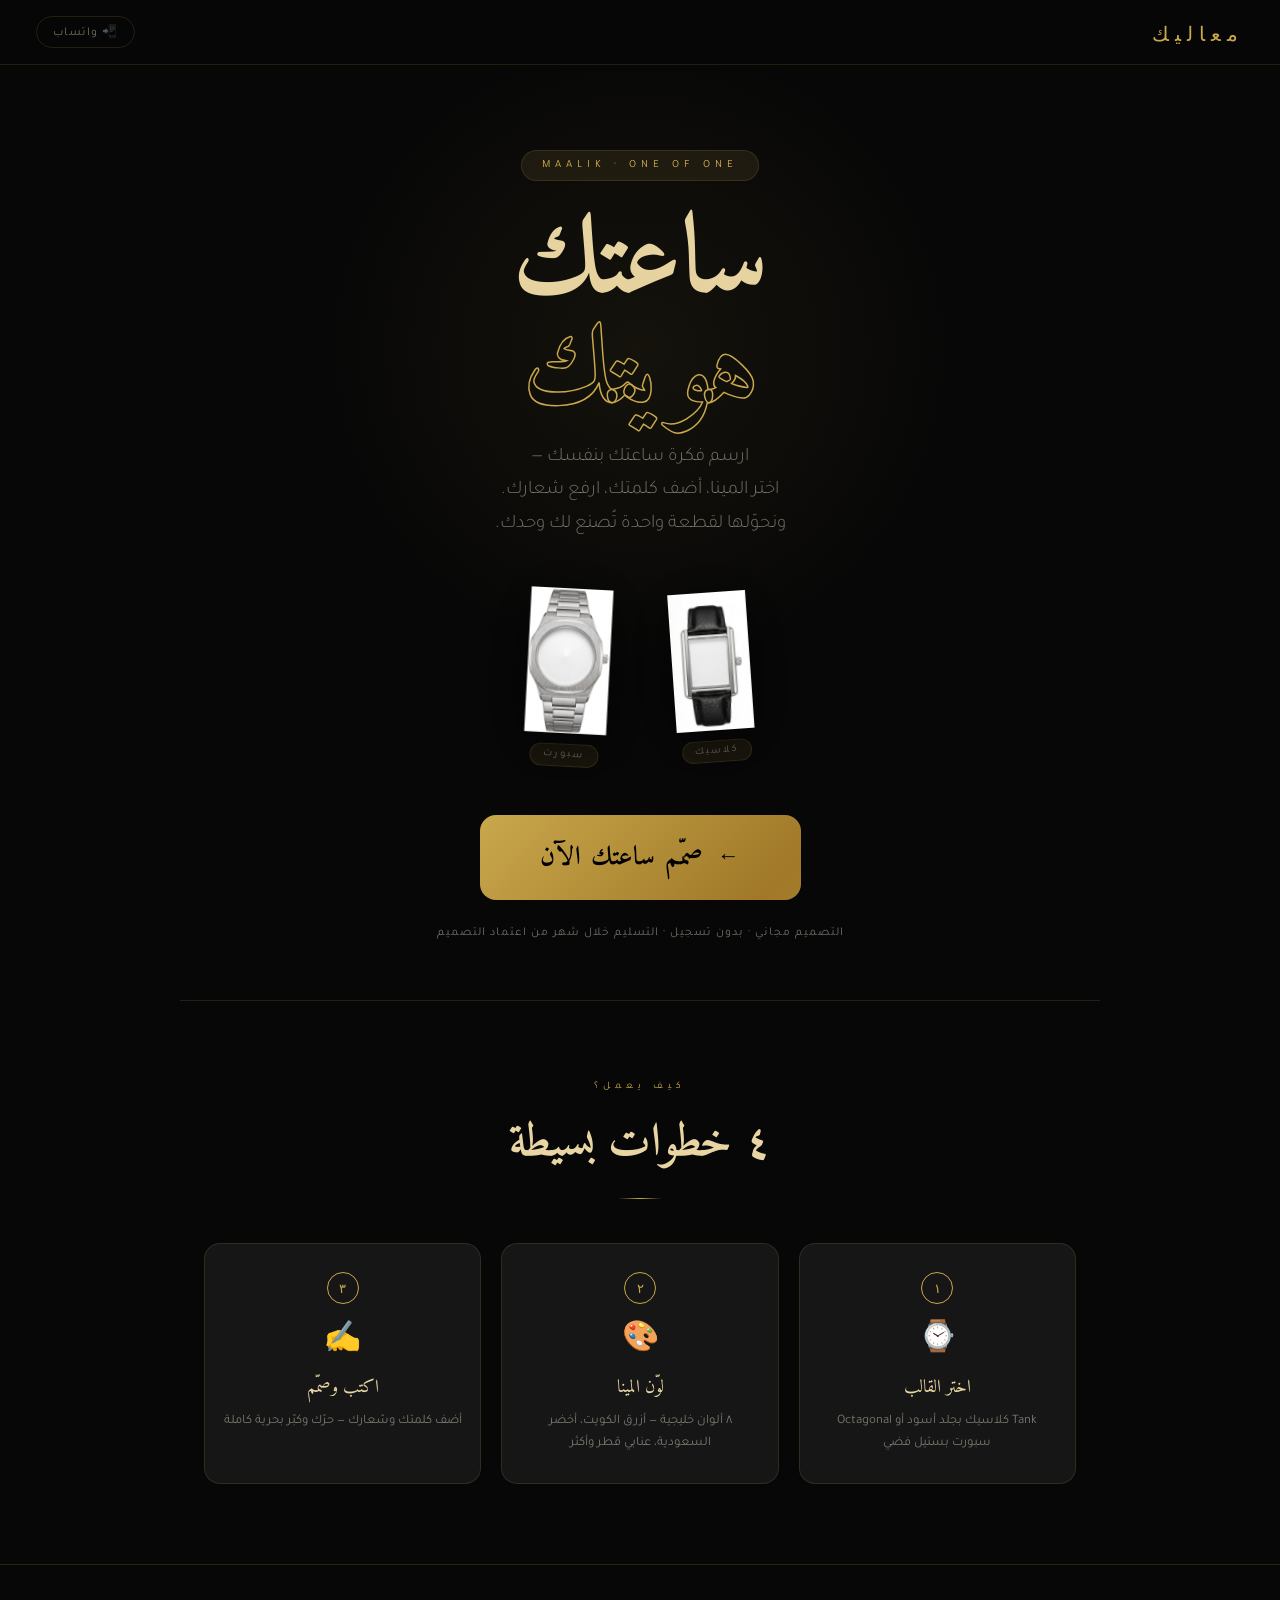
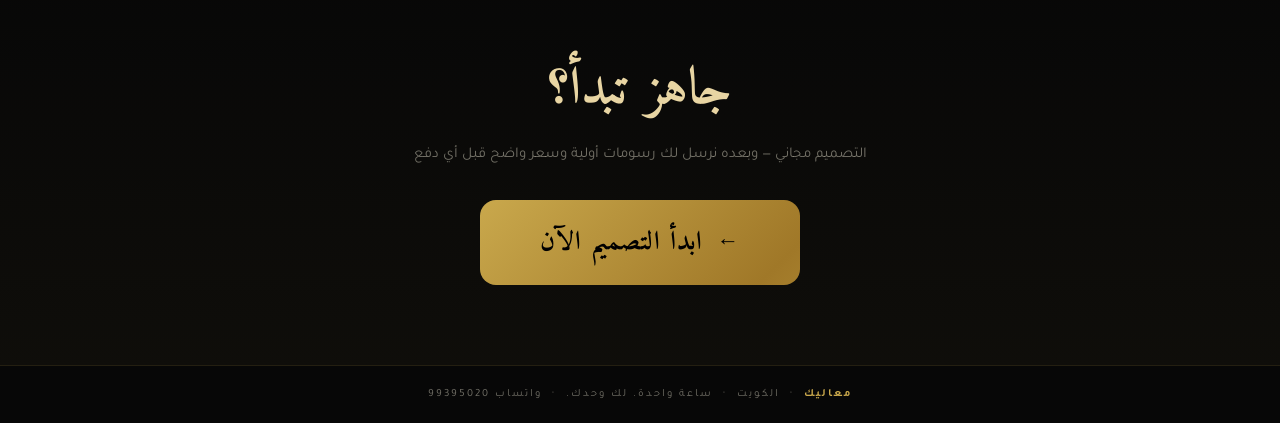
<file: designer.html>
<!DOCTYPE html>
<html lang="ar" dir="rtl">
<head>
<meta charset="UTF-8">
<meta name="viewport" content="width=device-width, initial-scale=1.0, user-scalable=no">
<title>معاليك — صمّم ساعتك</title>
<link href="https://fonts.googleapis.com/css2?family=Amiri:wght@400;700&family=Tajawal:wght@300;400;700&family=Playfair+Display:wght@400;700&display=swap" rel="stylesheet">
<style>
*{box-sizing:border-box;margin:0;padding:0;-webkit-tap-highlight-color:transparent}
:root{
  --gold:#c9a84c;--gold-light:#e8d5a3;--gold-dim:rgba(201,168,76,0.1);
  --black:#070707;--black2:#0f0f0f;--black3:#161616;--black4:#1e1e1e;
  --text:#f0ead8;--text-dim:rgba(240,234,216,0.45);
  --border:rgba(201,168,76,0.15);
}
html,body{min-height:100vh;background:var(--black);overflow-x:hidden}
body{font-family:'Tajawal',sans-serif;color:var(--text)}

/* ══════════════════════════════
   SHARED
══════════════════════════════ */
.page{display:none;min-height:100vh}
.page.active{display:block}

/* NAV */
nav{
  position:fixed;top:0;left:0;right:0;z-index:200;
  padding:16px 36px;
  display:flex;justify-content:space-between;align-items:center;
  border-bottom:1px solid var(--border);
  background:rgba(7,7,7,0.94);
  backdrop-filter:blur(24px);
}
.nav-logo{font-family:'Playfair Display',serif;font-size:20px;color:var(--gold);letter-spacing:6px;cursor:pointer}
.nav-back{
  display:none;align-items:center;gap:8px;
  background:transparent;border:1px solid var(--border);
  color:var(--text-dim);font-family:'Tajawal',sans-serif;font-size:13px;
  padding:7px 16px;border-radius:30px;cursor:pointer;transition:all .2s;
}
.nav-back:hover{border-color:var(--gold);color:var(--text)}
.nav-back.show{display:flex}
.nav-waio{
  font-size:12px;color:var(--text-dim);letter-spacing:1px;
  border:1px solid var(--border);padding:7px 16px;border-radius:30px;
  background:transparent;cursor:pointer;transition:all .2s;font-family:'Tajawal',sans-serif;
}
.nav-waio:hover{border-color:var(--gold);color:var(--gold)}

/* ══════════════════════════════
   PAGE 1 — LANDING
══════════════════════════════ */
#landing{padding-top:70px}

/* HERO */
.hero{
  min-height:100vh;display:flex;flex-direction:column;
  justify-content:center;align-items:center;text-align:center;
  padding:80px 24px 60px;position:relative;overflow:hidden;
}
.hero-glow{
  position:absolute;top:30%;left:50%;transform:translate(-50%,-50%);
  width:700px;height:700px;
  background:radial-gradient(circle,rgba(201,168,76,0.07) 0%,transparent 65%);
  pointer-events:none;
}
.eyebrow{
  font-size:11px;letter-spacing:5px;color:var(--gold);text-transform:uppercase;
  border:1px solid var(--border);padding:8px 20px;border-radius:30px;
  background:var(--gold-dim);margin-bottom:28px;
}
.hero-title{
  font-family:'Amiri',serif;
  font-size:clamp(52px,10vw,110px);
  color:var(--gold-light);line-height:1.0;margin-bottom:12px;
}
.hero-title .outline{
  color:transparent;-webkit-text-stroke:1.5px var(--gold);
}
.hero-sub{
  font-size:clamp(15px,2.2vw,19px);color:var(--text-dim);
  max-width:520px;line-height:1.75;margin-bottom:52px;font-weight:300;
}

/* WATCH PAIR */
.watch-pair{
  display:flex;gap:28px;justify-content:center;align-items:flex-end;
  margin-bottom:52px;
}
.wp{display:flex;flex-direction:column;align-items:center;gap:10px;cursor:pointer;transition:transform .35s}
.wp:hover{transform:translateY(-10px)}
.wp:nth-child(1){transform:rotate(-4deg) translateX(8px)}
.wp:nth-child(1):hover{transform:rotate(-4deg) translateX(8px) translateY(-10px)}
.wp:nth-child(2){transform:rotate(3deg) translateX(-8px) scale(1.05)}
.wp:nth-child(2):hover{transform:rotate(3deg) translateX(-8px) scale(1.05) translateY(-10px)}
.wp img{
  width:100px;height:138px;object-fit:contain;
  filter:drop-shadow(0 12px 30px rgba(0,0,0,0.7));
  border-radius:6px;
}
.wp-tag{
  font-size:10px;letter-spacing:2px;color:var(--text-dim);text-transform:uppercase;
  background:var(--gold-dim);border:1px solid var(--border);
  padding:4px 12px;border-radius:20px;
}

/* CTA */
@keyframes pulse-gold{
  0%{box-shadow:0 8px 32px rgba(201,168,76,0.3),0 0 0 0 rgba(201,168,76,0.35)}
  70%{box-shadow:0 8px 32px rgba(201,168,76,0.3),0 0 0 18px rgba(201,168,76,0)}
  100%{box-shadow:0 8px 32px rgba(201,168,76,0.3),0 0 0 0 rgba(201,168,76,0)}
}
.btn-cta{
  padding:20px 60px;
  background:linear-gradient(135deg,var(--gold),#a07828,var(--gold));
  background-size:200%;border:none;border-radius:16px;
  color:#000;font-family:'Amiri',serif;font-size:clamp(20px,3vw,26px);
  font-weight:700;letter-spacing:1px;cursor:pointer;
  transition:all .35s;
  animation:pulse-gold 2.5s infinite;
  display:inline-flex;align-items:center;gap:14px;
}
.btn-cta:hover{background-position:100%;transform:translateY(-3px);animation:none;box-shadow:0 18px 50px rgba(201,168,76,0.45)}
.btn-cta .ic{font-size:22px;transition:transform .3s}
.btn-cta:hover .ic{transform:translateX(-4px)}
.cta-note{margin-top:14px;font-size:12px;color:var(--text-dim);letter-spacing:1px}

/* STEPS */
.steps-sec{
  padding:80px 24px;max-width:920px;margin:0 auto;text-align:center;
  border-top:1px solid var(--border);
}
.sec-eyebrow{font-size:10px;letter-spacing:5px;color:var(--gold);text-transform:uppercase;margin-bottom:10px}
.sec-title{font-family:'Amiri',serif;font-size:clamp(28px,4vw,46px);color:var(--gold-light);margin-bottom:8px}
.gold-line{width:44px;height:1px;background:linear-gradient(90deg,transparent,var(--gold),transparent);margin:14px auto 44px}
.steps-grid{display:grid;grid-template-columns:repeat(3,1fr);gap:20px}
@media(max-width:600px){.steps-grid{grid-template-columns:1fr}.wp img{width:80px;height:110px}.hero-title{font-size:clamp(42px,12vw,80px)}}
.scard{
  background:var(--black3);border:1px solid var(--border);
  border-radius:16px;padding:28px 18px;transition:all .3s;
}
.scard:hover{border-color:rgba(201,168,76,0.4);transform:translateY(-5px)}
.scard-num{
  width:32px;height:32px;border:1px solid var(--gold);border-radius:50%;
  color:var(--gold);font-family:'Playfair Display',serif;font-size:13px;
  display:flex;align-items:center;justify-content:center;margin:0 auto 14px;
}
.scard-ico{font-size:30px;margin-bottom:12px}
.scard-title{font-family:'Amiri',serif;font-size:18px;color:var(--gold-light);margin-bottom:8px}
.scard-desc{font-size:13px;color:var(--text-dim);line-height:1.7}

/* BOTTOM CTA */
.bottom{
  padding:80px 24px;text-align:center;
  border-top:1px solid var(--border);
  background:linear-gradient(0deg,rgba(201,168,76,0.04),transparent);
}
.bottom h2{font-family:'Amiri',serif;font-size:clamp(28px,5vw,52px);color:var(--gold-light);margin-bottom:10px}
.bottom p{font-size:15px;color:var(--text-dim);margin-bottom:36px}

footer{text-align:center;padding:22px;border-top:1px solid var(--border);font-size:11px;color:var(--text-dim);letter-spacing:2px}
footer b{color:var(--gold)}

/* ══════════════════════════════
   PAGE 2 — EDITOR
══════════════════════════════ */
#editor{padding-top:70px}

.editor-layout{
  display:grid;grid-template-columns:1fr 380px;
  max-width:1120px;margin:0 auto;padding:28px 20px 60px;
  align-items:start;gap:0;
}
@media(max-width:820px){.editor-layout{grid-template-columns:1fr}}

.preview-col{display:flex;flex-direction:column;align-items:center;gap:14px;position:sticky;top:80px}
.canvas-lbl{font-size:10px;letter-spacing:3px;color:var(--text-dim);text-transform:uppercase}
#watchCanvas{
  display:block;max-width:360px;width:100%;
  filter:drop-shadow(0 18px 50px rgba(0,0,0,0.8));
  touch-action:none;cursor:default;border-radius:4px;
}
#watchCanvas.cur-move{cursor:move}
#watchCanvas.cur-resize{cursor:nwse-resize}
.drag-hint{font-size:11px;color:var(--text-dim);text-align:center;max-width:320px;line-height:1.6}
.drag-hint b{color:var(--gold)}

.ctrl-col{padding-left:28px;display:flex;flex-direction:column;gap:16px}
@media(max-width:820px){.ctrl-col{padding-left:0;padding-top:16px}}

.sec{background:var(--black3);border:1px solid var(--border);border-radius:14px;padding:18px}
.sec-hdr{display:flex;align-items:center;gap:10px;margin-bottom:14px}
.badge{
  width:26px;height:26px;border:1px solid var(--gold);border-radius:50%;
  color:var(--gold);font-family:'Playfair Display',serif;font-size:11px;
  display:flex;align-items:center;justify-content:center;flex-shrink:0;
}
.stitle{font-family:'Amiri',serif;font-size:17px;color:var(--gold-light)}

/* watch selector */
.wgrid{display:grid;grid-template-columns:1fr 1fr;gap:10px}
.wopt{position:relative;border:2px solid var(--border);border-radius:12px;overflow:hidden;cursor:pointer;transition:all .3s;background:#f4f4f4}
.wopt img{width:100%;height:150px;object-fit:contain;padding:8px;display:block;transition:transform .3s}
.wopt:hover{border-color:rgba(201,168,76,0.6);transform:translateY(-2px)}
.wopt:hover img{transform:scale(1.04)}
.wopt.active{border-color:var(--gold);box-shadow:0 0 0 1px var(--gold),0 4px 18px rgba(201,168,76,0.2)}
.wlbl{text-align:center;padding:6px 8px 10px;background:var(--black3)}
.wname{font-family:'Amiri',serif;font-size:14px;color:var(--gold-light);margin-bottom:1px}
.wdesc{font-size:10px;color:var(--text-dim)}
.chk{position:absolute;top:7px;right:7px;width:19px;height:19px;background:var(--gold);border-radius:50%;color:#000;font-size:10px;display:none;align-items:center;justify-content:center;font-weight:900;z-index:2}
.wopt.active .chk{display:flex}

/* colors */
.cgrid{display:grid;grid-template-columns:repeat(4,1fr);gap:8px}
.cbtn{height:44px;border-radius:10px;border:2px solid transparent;cursor:pointer;transition:all .22s;display:flex;align-items:flex-end;justify-content:center;padding-bottom:4px}
.cbtn:hover{transform:scale(1.08)}
.cbtn.active{border-color:var(--gold)!important;box-shadow:0 0 0 1px var(--gold)}
.cbtn span{font-size:9px;color:rgba(255,255,255,0.85);font-weight:700;text-shadow:0 1px 3px rgba(0,0,0,0.9)}

/* text input */
.tinp-wrap{background:rgba(0,0,0,0.3);border:1px solid var(--border);border-radius:10px;padding:12px;transition:border-color .3s}
.tinp-wrap:focus-within{border-color:rgba(201,168,76,0.5)}
.lbl{font-size:10px;letter-spacing:2px;color:var(--text-dim);text-transform:uppercase;display:block;margin-bottom:8px}
.tinp{width:100%;background:transparent;border:none;outline:none;color:var(--gold-light);font-family:'Amiri',serif;font-size:22px;text-align:center;direction:rtl;caret-color:var(--gold)}
.tinp::placeholder{color:rgba(201,168,76,0.15);font-size:16px}

.font-row{display:flex;gap:7px;flex-wrap:wrap;margin-top:10px}
.fpill{padding:5px 12px;border:1px solid var(--border);border-radius:30px;background:transparent;color:var(--text-dim);font-size:12px;cursor:pointer;transition:all .2s}
.fpill:hover{border-color:var(--gold);color:var(--text)}
.fpill.active{background:rgba(201,168,76,0.1);border-color:var(--gold);color:var(--gold-light)}

.tcolor-row{display:flex;gap:7px;margin-top:10px;flex-wrap:wrap}
.tclr{width:26px;height:26px;border-radius:50%;border:2px solid transparent;cursor:pointer;transition:all .2s}
.tclr:hover{transform:scale(1.15)}
.tclr.active{border-color:var(--gold);box-shadow:0 0 0 1px var(--gold)}

.slider-row{display:flex;align-items:center;gap:10px;margin-top:10px}
.slbl{font-size:11px;color:var(--text-dim);width:26px;text-align:center}
input[type=range]{flex:1;-webkit-appearance:none;height:3px;background:var(--border);border-radius:2px;outline:none}
input[type=range]::-webkit-slider-thumb{-webkit-appearance:none;width:16px;height:16px;border-radius:50%;background:var(--gold);cursor:pointer;box-shadow:0 0 6px rgba(201,168,76,.5)}

/* image upload */
.upload-area{border:1.5px dashed var(--border);border-radius:10px;padding:16px;text-align:center;cursor:pointer;transition:all .3s;position:relative}
.upload-area:hover{border-color:var(--gold);background:rgba(201,168,76,0.03)}
.upload-area input{position:absolute;inset:0;opacity:0;cursor:pointer;width:100%;height:100%}
.upload-ico{font-size:24px;margin-bottom:5px}
.upload-txt{font-size:12px;color:var(--text-dim)}
.upload-txt b{color:var(--gold);display:block;margin-bottom:2px}
.img-ctrls{display:none;margin-top:10px}
.img-ctrls.show{display:block}
.layer-btns{display:flex;gap:7px;margin-top:8px}
.lbtn{flex:1;padding:6px;border:1px solid var(--border);border-radius:8px;background:transparent;color:var(--text-dim);font-size:12px;cursor:pointer;transition:all .2s;font-family:'Tajawal',sans-serif}
.lbtn:hover{border-color:var(--gold);color:var(--text)}
.lbtn.rm:hover{border-color:#e55;color:#e55}

/* action buttons */
.btn-gold{width:100%;padding:14px;background:linear-gradient(135deg,var(--gold),#9a6e1a);border:none;border-radius:12px;color:#000;font-family:'Amiri',serif;font-size:19px;font-weight:700;cursor:pointer;transition:all .3s;box-shadow:0 6px 20px rgba(201,168,76,.25)}
.btn-gold:hover{transform:translateY(-2px);box-shadow:0 12px 30px rgba(201,168,76,.35)}
.btn-out{width:100%;padding:11px;background:transparent;border:1px solid var(--border);border-radius:12px;color:var(--text-dim);font-size:13px;cursor:pointer;transition:all .3s;margin-top:8px;font-family:'Tajawal',sans-serif}
.btn-out:hover{border-color:var(--gold);color:var(--text)}
</style>
<script src="maalik.js" defer></script>
</head>
<body>

<!-- NAV (shared) -->
<nav>
  <div class="nav-logo" onclick="goPage('landing')">معاليك</div>
  <button class="nav-back" id="navBack" onclick="goPage('landing')">← رجوع للرئيسية</button>
  <button class="nav-waio" onclick="openWA()">📲 واتساب</button>
</nav>

<!-- ══════════════════════════════
     PAGE 1: LANDING
══════════════════════════════ -->
<div class="page active" id="landing">

  <section class="hero">
    <div class="hero-glow"></div>
    <div class="eyebrow">MAALIK · One of One</div>
    <h1 class="hero-title">
      ساعتك<br><span class="outline">هويتك</span>
    </h1>
    <p class="hero-sub">
      ارسم فكرة ساعتك بنفسك —<br>
      اختر المينا، أضف كلمتك، ارفع شعارك.<br>
      ونحوّلها لقطعة واحدة تُصنع لك وحدك.
    </p>

    <div class="watch-pair">
      <div class="wp" onclick="goPage('editor')">
        <img id="lp1" src="" alt="كلاسيك">
        <span class="wp-tag">كلاسيك</span>
      </div>
      <div class="wp" onclick="goPage('editor')">
        <img id="lp2" src="" alt="سبورت">
        <span class="wp-tag">سبورت</span>
      </div>
    </div>

    <div style="display:flex;flex-direction:column;align-items:center;gap:12px">
      <button class="btn-cta" onclick="goPage('editor')">
        <span class="ic">←</span>
        صمّم ساعتك الآن
      </button>
      <span class="cta-note">التصميم مجاني · بدون تسجيل · التسليم خلال شهر من اعتماد التصميم</span>
    </div>
  </section>

  <section class="steps-sec">
    <div class="sec-eyebrow">كيف يعمل؟</div>
    <h2 class="sec-title">٤ خطوات بسيطة</h2>
    <div class="gold-line"></div>
    <div class="steps-grid">
      <div class="scard">
        <div class="scard-num">١</div>
        <div class="scard-ico">⌚</div>
        <div class="scard-title">اختر القالب</div>
        <div class="scard-desc">Tank كلاسيك بجلد أسود أو Octagonal سبورت بستيل فضي</div>
      </div>
      <div class="scard">
        <div class="scard-num">٢</div>
        <div class="scard-ico">🎨</div>
        <div class="scard-title">لوّن المينا</div>
        <div class="scard-desc">٨ ألوان خليجية — أزرق الكويت، أخضر السعودية، عنابي قطر وأكثر</div>
      </div>
      <div class="scard">
        <div class="scard-num">٣</div>
        <div class="scard-ico">✍️</div>
        <div class="scard-title">اكتب وصمّم</div>
        <div class="scard-desc">أضف كلمتك وشعارك — حرّك وكبّر بحرية كاملة</div>
      </div>
    </div>
  </section>

  <section class="bottom">
    <h2>جاهز تبدأ؟</h2>
    <p>التصميم مجاني — وبعده نرسل لك رسومات أولية وسعر واضح قبل أي دفع</p>
    <button class="btn-cta" onclick="goPage('editor')">
      <span class="ic">←</span> ابدأ التصميم الآن
    </button>
  </section>

  <footer><b>معاليك</b> &nbsp;·&nbsp; الكويت &nbsp;·&nbsp; ساعة واحدة. لك وحدك. &nbsp;·&nbsp; واتساب 99395020</footer>
</div>

<!-- ══════════════════════════════
     PAGE 2: EDITOR
══════════════════════════════ -->
<div class="page" id="editor">
  <div class="editor-layout">

    <!-- CANVAS -->
    <div class="preview-col">
      <span class="canvas-lbl">المحرر المباشر</span>
      <canvas id="watchCanvas" width="500" height="620"></canvas>
      <p class="drag-hint"><b>اسحب</b> النص أو الصورة لتحريكهما · <b>اسحب الزاوية</b> لتغيير الحجم</p>
    </div>

    <!-- CONTROLS -->
    <div class="ctrl-col">

      <!-- 1. Template -->
      <div class="sec">
        <div class="sec-hdr"><div class="badge">١</div><div class="stitle">اختر القالب</div></div>
        <div class="wgrid">
          <div class="wopt active" id="opt1" onclick="selWatch(1)">
            <div class="chk">✓</div>
            <img id="th1" src="" alt="كلاسيك">
            <div class="wlbl"><div class="wname">كلاسيك</div><div class="wdesc">Tank · جلد</div></div>
          </div>
          <div class="wopt" id="opt2" onclick="selWatch(2)">
            <div class="chk">✓</div>
            <img id="th2" src="" alt="سبورت">
            <div class="wlbl"><div class="wname">سبورت</div><div class="wdesc">Octagonal · ستيل</div></div>
          </div>
        </div>
      </div>

      <!-- 2. Color -->
      <div class="sec">
        <div class="sec-hdr"><div class="badge">٢</div><div class="stitle">لون المينا</div></div>
        <div class="cgrid">
          <button class="cbtn active" style="background:linear-gradient(135deg,#1a3a7a,#0d2055)" data-color="#1a3a7a" data-name="أزرق كويتي" onclick="setDial(this)"><span>كويت</span></button>
          <button class="cbtn" style="background:linear-gradient(135deg,#0f4a1a,#062e0e)" data-color="#0f4a1a" data-name="أخضر سعودي" onclick="setDial(this)"><span>سعودية</span></button>
          <button class="cbtn" style="background:linear-gradient(135deg,#7a1a40,#4a0d26)" data-color="#7a1a40" data-name="عنابي قطري" onclick="setDial(this)"><span>قطر</span></button>
          <button class="cbtn" style="background:linear-gradient(135deg,#111,#222);border-color:rgba(255,255,255,0.1)!important" data-color="#111111" data-name="أسود فاخر" onclick="setDial(this)"><span>إمارات</span></button>
          <button class="cbtn" style="background:linear-gradient(135deg,#4a0d0d,#2e0808)" data-color="#4a0d0d" data-name="أحمر بحريني" onclick="setDial(this)"><span>بحرين</span></button>
          <button class="cbtn" style="background:linear-gradient(135deg,#1a4a1a,#0d2e0d)" data-color="#1a4a1a" data-name="أخضر عُماني" onclick="setDial(this)"><span>عُمان</span></button>
          <button class="cbtn" style="background:linear-gradient(135deg,#c9a84c,#8a6820)" data-color="#8a6820" data-name="ذهبي فاخر" onclick="setDial(this)"><span>ذهبي</span></button>
          <button class="cbtn" style="background:linear-gradient(135deg,#efefef,#d5d5d5)" data-color="#e8e8e8" data-name="أبيض كريمي" onclick="setDial(this)"><span style="color:#555">أبيض</span></button>
        </div>
      </div>

      <!-- 3. Text -->
      <div class="sec">
        <div class="sec-hdr"><div class="badge">٣</div><div class="stitle">النص (اسحبه للتحريك)</div></div>
        <div class="tinp-wrap">
          <span class="lbl">اكتب هنا</span>
          <input class="tinp" id="textInput" type="text" maxlength="20" placeholder="اكتب..." value="" dir="rtl" oninput="updText()">
        </div>
        <div class="font-row">
          <button class="fpill active" onclick="setFont(this,'Amiri')">أميري</button>
          <button class="fpill" onclick="setFont(this,'Tajawal')">تجوال</button>
          <button class="fpill" onclick="setFont(this,'serif')" style="direction:ltr">Classic</button>
        </div>
        <div style="margin-top:10px">
          <span class="lbl" style="margin-bottom:6px;display:block">لون النص</span>
          <div class="tcolor-row">
            <div class="tclr active" style="background:#fff" data-tc="#ffffff" onclick="setTC(this)"></div>
            <div class="tclr" style="background:#c9a84c" data-tc="#c9a84c" onclick="setTC(this)"></div>
            <div class="tclr" style="background:#000;border-color:#333" data-tc="#000000" onclick="setTC(this)"></div>
            <div class="tclr" style="background:#e8d5a3" data-tc="#e8d5a3" onclick="setTC(this)"></div>
            <div class="tclr" style="background:#7ec8e3" data-tc="#7ec8e3" onclick="setTC(this)"></div>
            <div class="tclr" style="background:#f4a261" data-tc="#f4a261" onclick="setTC(this)"></div>
          </div>
        </div>
        <div class="slider-row">
          <span class="slbl">ص</span>
          <input type="range" id="fontSz" min="14" max="60" value="28" oninput="updText()">
          <span class="slbl">ك</span>
        </div>
      </div>

      <!-- 4. Image -->
      <div class="sec">
        <div class="sec-hdr"><div class="badge">٤</div><div class="stitle">أضف صورة (اسحبها)</div></div>
        <div class="upload-area">
          <input type="file" accept="image/*" onchange="loadImg(event)">
          <div class="upload-ico">🖼</div>
          <div class="upload-txt"><b>ارفع صورتك</b>شعار · نقش · رمز</div>
        </div>
        <div class="img-ctrls" id="imgCtrls">
          <span class="lbl" style="margin:8px 0 4px;display:block">حجم الصورة</span>
          <div class="slider-row">
            <span class="slbl">ص</span>
            <input type="range" id="imgSz" min="20" max="300" value="100" oninput="updImgSz()">
            <span class="slbl">ك</span>
          </div>
          <div class="layer-btns">
            <button class="lbtn" onclick="bringF()">للأمام ↑</button>
            <button class="lbtn" onclick="sendB()">للخلف ↓</button>
            <button class="lbtn rm" onclick="rmImg()">🗑 حذف</button>
          </div>
        </div>
      </div>

      <!-- Actions -->
      <div>
        <button class="btn-gold" onclick="openWA()">📲 اطلب تصميمك على واتساب</button>
        <button class="btn-out" onclick="dlCanvas()">⬇ تحميل التصميم PNG</button>
      </div>

    </div>
  </div>
</div>

<!-- ══════════════════════════════
     JAVASCRIPT
══════════════════════════════ -->
<script>
// ── IMAGES ──
var I1=new Image(), I2=new Image();
I1.src='[data-uri]';
I2.src='[data-uri]';
['lp1','th1'].forEach(function(id){document.getElementById(id).src=I1.src});
['lp2','th2'].forEach(function(id){document.getElementById(id).src=I2.src});

// ── ROUTING ──
function goPage(name){
  document.querySelectorAll('.page').forEach(function(p){p.classList.remove('active')});
  document.getElementById(name).classList.add('active');
  document.getElementById('navBack').classList.toggle('show', name==='editor');
  window.scrollTo(0,0);
  if(name==='editor') draw();
}

// ── CANVAS ──
var canvas=document.getElementById('watchCanvas');
var ctx=canvas.getContext('2d');
var CW=canvas.width, CH=canvas.height;

var DIAL={
  1:{type:'rect',cx:.500,cy:.455,hw:.228,hh:.305},
  2:{type:'circ',cx:.500,cy:.450,r:.293}
};

var S={watchIdx:1,dialColor:'#1a3a7a',dialColorName:'أزرق كويتي',templateName:'كلاسيك — Tank'};
var TO={text:'',x:CW/2,y:CH*.455,font:'Amiri',size:28,color:'#ffffff',vis:false,drag:false,ox:0,oy:0};
var IO={img:null,x:CW/2-50,y:CH*.38,w:100,h:100,vis:false,drag:false,resize:false,ox:0,oy:0,layer:1};

function draw(){
  ctx.clearRect(0,0,CW,CH);
  var wi=S.watchIdx===1?I1:I2;
  ctx.drawImage(wi,0,0,CW,CH);
  var d=DIAL[S.watchIdx], cx=d.cx*CW, cy=d.cy*CH;
  ctx.save();
  if(d.type==='rect'){
    var dw=d.hw*CW*2,dh=d.hh*CH*2,rx=cx-dw/2,ry=cy-dh/2;
    rr(rx,ry,dw,dh,8); ctx.fillStyle=S.dialColor; ctx.fill();
    var g=ctx.createRadialGradient(cx-dw*.12,cy-dh*.15,0,cx,cy,Math.max(dw,dh)*.65);
    g.addColorStop(0,'rgba(255,255,255,.10)'); g.addColorStop(1,'rgba(0,0,0,.16)');
    rr(rx,ry,dw,dh,8); ctx.fillStyle=g; ctx.fill();
  } else {
    var r=d.r*CW;
    ctx.beginPath(); ctx.arc(cx,cy,r,0,Math.PI*2); ctx.fillStyle=S.dialColor; ctx.fill();
    var g2=ctx.createRadialGradient(cx-r*.18,cy-r*.18,0,cx,cy,r);
    g2.addColorStop(0,'rgba(255,255,255,.11)'); g2.addColorStop(1,'rgba(0,0,0,.20)');
    ctx.beginPath(); ctx.arc(cx,cy,r,0,Math.PI*2); ctx.fillStyle=g2; ctx.fill();
  }
  ctx.restore();
  if(IO.vis && IO.layer===0) drawIO();
  if(TO.vis) drawTO();
  if(IO.vis && IO.layer===1) drawIO();
  if(IO.vis) drawIOH();
  if(TO.vis && TO.text.trim()) drawTOH();
}

function drawTO(){
  if(!TO.text.trim()) return;
  ctx.save();
  ctx.font='700 '+TO.size+'px "'+TO.font+'",serif';
  ctx.fillStyle=TO.color; ctx.textAlign='center'; ctx.textBaseline='middle';
  ctx.shadowColor='rgba(0,0,0,.4)'; ctx.shadowBlur=4;
  ctx.fillText(TO.text,TO.x,TO.y);
  ctx.restore();
}
function drawTOH(){
  ctx.save();
  ctx.font='700 '+TO.size+'px "'+TO.font+'",serif';
  var tw=ctx.measureText(TO.text).width, th=TO.size;
  ctx.strokeStyle='rgba(201,168,76,.65)'; ctx.lineWidth=1.5; ctx.setLineDash([5,3]);
  ctx.strokeRect(TO.x-tw/2-6, TO.y-th/2-4, tw+12, th+8);
  ctx.restore();
}
function drawIO(){
  if(!IO.img) return;
  ctx.drawImage(IO.img,IO.x,IO.y,IO.w,IO.h);
}
function drawIOH(){
  if(!IO.img) return;
  ctx.save();
  ctx.strokeStyle='rgba(201,168,76,.75)'; ctx.lineWidth=1.5; ctx.setLineDash([5,3]);
  ctx.strokeRect(IO.x,IO.y,IO.w,IO.h); ctx.setLineDash([]);
  ctx.fillStyle='#c9a84c';
  ctx.beginPath(); ctx.arc(IO.x+IO.w,IO.y+IO.h,7,0,Math.PI*2); ctx.fill();
  ctx.restore();
}
function rr(x,y,w,h,r){
  ctx.beginPath();
  ctx.moveTo(x+r,y); ctx.lineTo(x+w-r,y); ctx.quadraticCurveTo(x+w,y,x+w,y+r);
  ctx.lineTo(x+w,y+h-r); ctx.quadraticCurveTo(x+w,y+h,x+w-r,y+h);
  ctx.lineTo(x+r,y+h); ctx.quadraticCurveTo(x,y+h,x,y+h-r);
  ctx.lineTo(x,y+r); ctx.quadraticCurveTo(x,y,x+r,y); ctx.closePath();
}

// ── HIT TESTS ──
function sc(){var r=canvas.getBoundingClientRect();return{x:CW/r.width,y:CH/r.height}}
function pt(cx,cy){var r=canvas.getBoundingClientRect(),s=sc();return{x:(cx-r.left)*s.x,y:(cy-r.top)*s.y}}
function hitTO(x,y){
  if(!TO.vis||!TO.text.trim()) return false;
  ctx.font='700 '+TO.size+'px "'+TO.font+'",serif';
  var tw=ctx.measureText(TO.text).width,th=TO.size;
  return x>=TO.x-tw/2-8&&x<=TO.x+tw/2+8&&y>=TO.y-th/2-6&&y<=TO.y+th/2+6;
}
function hitIO(x,y){return IO.vis&&x>=IO.x&&x<=IO.x+IO.w&&y>=IO.y&&y<=IO.y+IO.h}
function hitIOR(x,y){return IO.vis&&Math.abs(x-(IO.x+IO.w))<14&&Math.abs(y-(IO.y+IO.h))<14}

// ── DRAG ──
var activeEl=null;
function onDown(x,y){
  if(hitIOR(x,y)){activeEl='resize';IO.resize=true;canvas.className='cur-resize'}
  else if(IO.layer===1&&hitIO(x,y)){activeEl='img';IO.drag=true;IO.ox=x-IO.x;IO.oy=y-IO.y;canvas.className='cur-move'}
  else if(hitTO(x,y)){activeEl='text';TO.drag=true;TO.ox=x-TO.x;TO.oy=y-TO.y;canvas.className='cur-move'}
  else if(IO.layer===0&&hitIO(x,y)){activeEl='img';IO.drag=true;IO.ox=x-IO.x;IO.oy=y-IO.y;canvas.className='cur-move'}
}
function onMove(x,y){
  if(activeEl==='text'&&TO.drag){TO.x=x-TO.ox;TO.y=y-TO.oy;draw()}
  else if(activeEl==='img'&&IO.drag){IO.x=x-IO.ox;IO.y=y-IO.oy;draw()}
  else if(activeEl==='resize'&&IO.resize){
    var nw=Math.max(20,x-IO.x), ratio=IO.img.naturalWidth/IO.img.naturalHeight;
    IO.w=nw; IO.h=nw/ratio;
    document.getElementById('imgSz').value=nw;
    draw();
  } else {
    if(hitIOR(x,y)) canvas.className='cur-resize';
    else if(hitIO(x,y)||hitTO(x,y)) canvas.className='cur-move';
    else canvas.className='';
  }
}
function onUp(){activeEl=null;TO.drag=false;IO.drag=false;IO.resize=false;canvas.className=''}

canvas.addEventListener('mousedown',function(e){var p=pt(e.clientX,e.clientY);onDown(p.x,p.y);e.preventDefault()});
canvas.addEventListener('mousemove',function(e){var p=pt(e.clientX,e.clientY);onMove(p.x,p.y)});
canvas.addEventListener('mouseup',onUp);
canvas.addEventListener('mouseleave',onUp);
canvas.addEventListener('touchstart',function(e){var t=e.touches[0],p=pt(t.clientX,t.clientY);onDown(p.x,p.y);e.preventDefault()},{passive:false});
canvas.addEventListener('touchmove',function(e){var t=e.touches[0],p=pt(t.clientX,t.clientY);onMove(p.x,p.y);e.preventDefault()},{passive:false});
canvas.addEventListener('touchend',onUp);

// ── CONTROLS ──
function selWatch(i){
  S.watchIdx=i;
  document.querySelectorAll('.wopt').forEach(function(o){o.classList.remove('active')});
  document.getElementById('opt'+i).classList.add('active');
  S.templateName=i===1?'كلاسيك — Tank':'سبورت — Octagonal';
  draw();
}
function setDial(btn){
  document.querySelectorAll('.cbtn').forEach(function(b){b.classList.remove('active')});
  btn.classList.add('active');
  S.dialColor=btn.getAttribute('data-color');
  S.dialColorName=btn.getAttribute('data-name');
  draw();
}
function updText(){
  TO.text=document.getElementById('textInput').value;
  TO.size=parseInt(document.getElementById('fontSz').value);
  TO.vis=true; draw();
}
function setFont(btn,f){
  TO.font=f;
  document.querySelectorAll('.fpill').forEach(function(b){b.classList.remove('active')});
  btn.classList.add('active'); draw();
}
function setTC(el){
  TO.color=el.getAttribute('data-tc');
  document.querySelectorAll('.tclr').forEach(function(b){b.classList.remove('active')});
  el.classList.add('active'); draw();
}
function loadImg(e){
  var file=e.target.files[0]; if(!file) return;
  var rd=new FileReader();
  rd.onload=function(ev){
    var im=new Image();
    im.onload=function(){
      IO.img=im; IO.vis=true;
      var ratio=im.naturalWidth/im.naturalHeight;
      IO.w=100; IO.h=100/ratio;
      IO.x=CW/2-50; IO.y=CH*.36;
      document.getElementById('imgSz').value=100;
      document.getElementById('imgCtrls').classList.add('show');
      draw();
    };
    im.src=ev.target.result;
  };
  rd.readAsDataURL(file);
}
function updImgSz(){
  if(!IO.img) return;
  var nw=parseInt(document.getElementById('imgSz').value);
  var ratio=IO.img.naturalWidth/IO.img.naturalHeight;
  IO.w=nw; IO.h=nw/ratio; draw();
}
function bringF(){IO.layer=1;draw()}
function sendB(){IO.layer=0;draw()}
function rmImg(){IO.img=null;IO.vis=false;document.getElementById('imgCtrls').classList.remove('show');draw()}

function openWA(){
  var msg=encodeURIComponent('طلب تصميم ساعة من معاليك\n\nالقالب: '+S.templateName+'\nلون المينا: '+S.dialColorName+'\nالنص: '+(TO.text||'—')+'\n\nأبغى أحجز جلسة تصميم لهذي الساعة');
  window.open('https://wa.me/96599395020?text='+msg,'_blank');
}
function dlCanvas(){
  // draw clean (no handles)
  ctx.clearRect(0,0,CW,CH);
  var wi=S.watchIdx===1?I1:I2; ctx.drawImage(wi,0,0,CW,CH);
  var d=DIAL[S.watchIdx],cx=d.cx*CW,cy=d.cy*CH;
  ctx.save();
  if(d.type==='rect'){var dw=d.hw*CW*2,dh=d.hh*CH*2,rx=cx-dw/2,ry=cy-dh/2;rr(rx,ry,dw,dh,8);ctx.fillStyle=S.dialColor;ctx.fill();}
  else{var r=d.r*CW;ctx.beginPath();ctx.arc(cx,cy,r,0,Math.PI*2);ctx.fillStyle=S.dialColor;ctx.fill();}
  ctx.restore();
  if(IO.vis&&IO.layer===0) drawIO();
  if(TO.vis) drawTO();
  if(IO.vis&&IO.layer===1) drawIO();
  var link=document.createElement('a');
  link.download='Maalik-Watch-Design.png';
  link.href=canvas.toDataURL('image/png');
  link.click();
  setTimeout(draw,100);
}

// init
I1.onload=function(){if(I2.complete) draw()};
I2.onload=function(){if(I1.complete) draw()};
if(I1.complete&&I2.complete) draw();
setTimeout(draw,500);
</script>
</body>
</html>
</file>
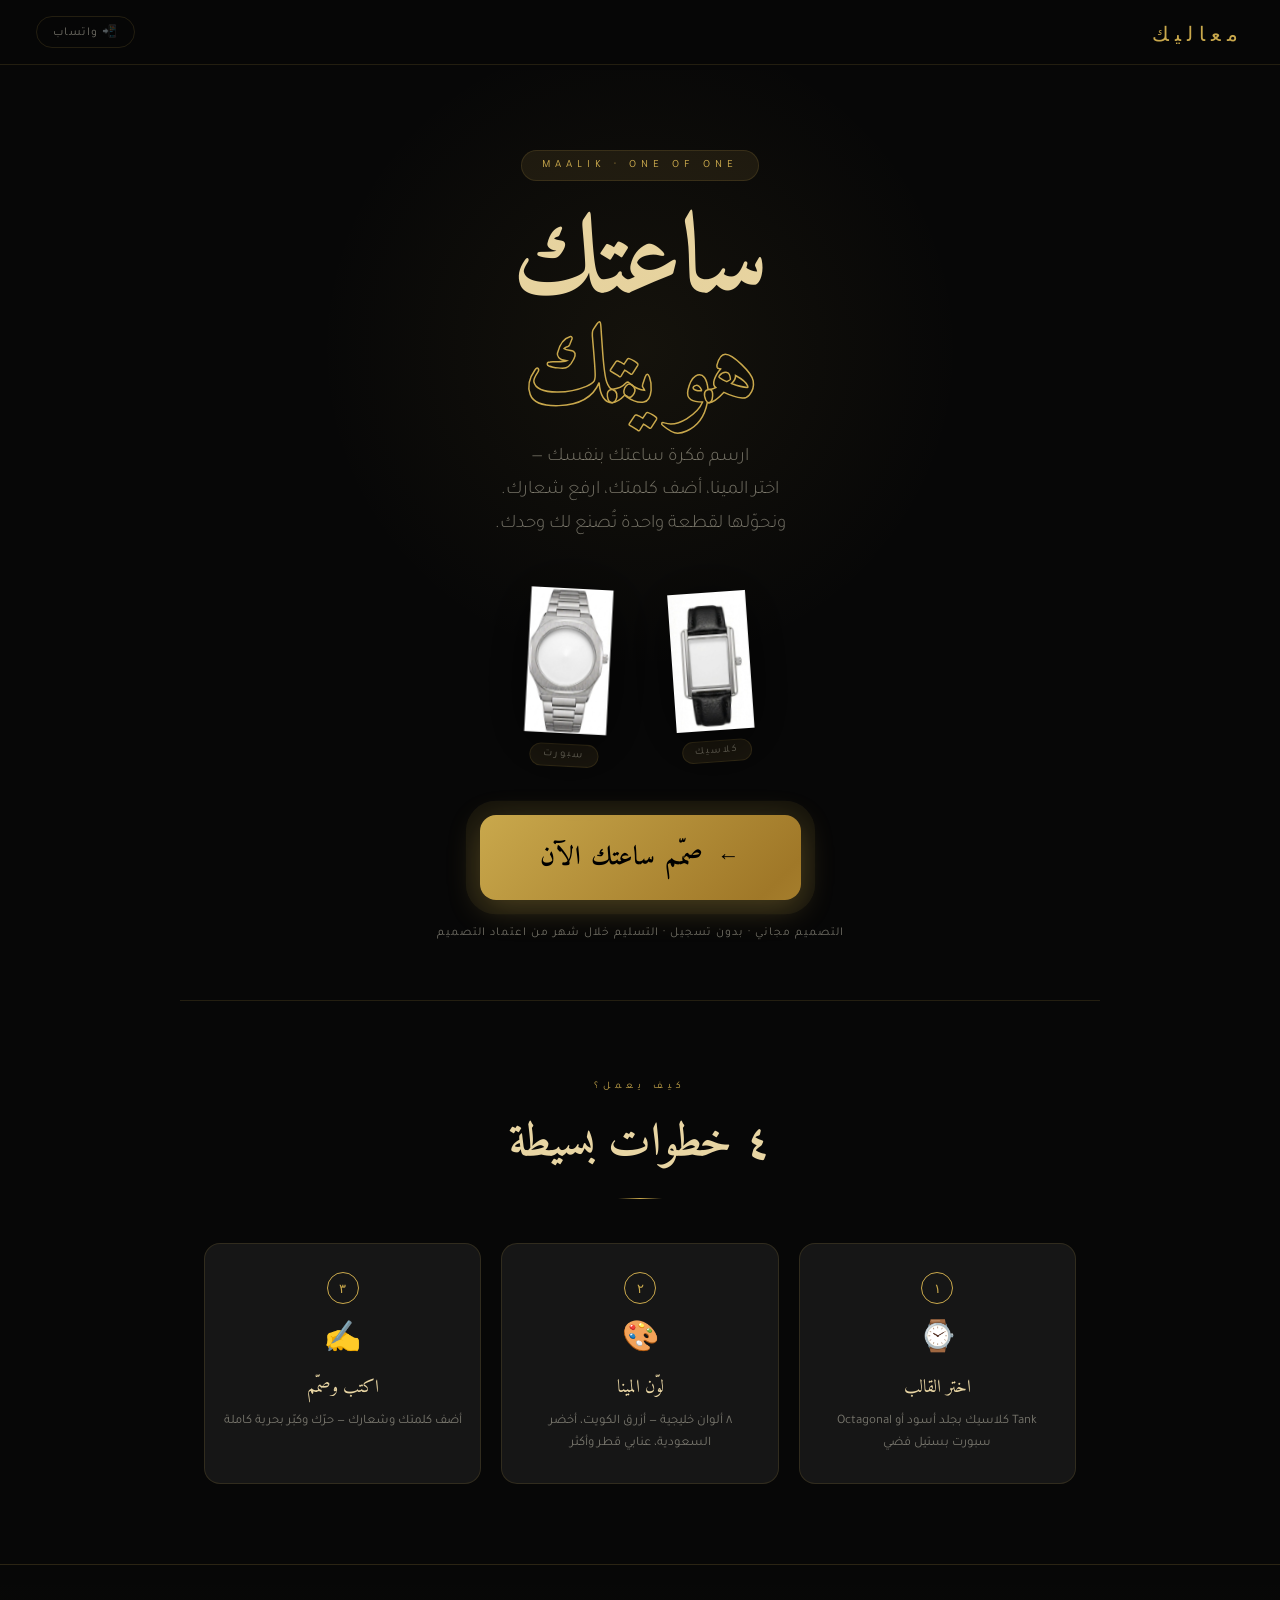
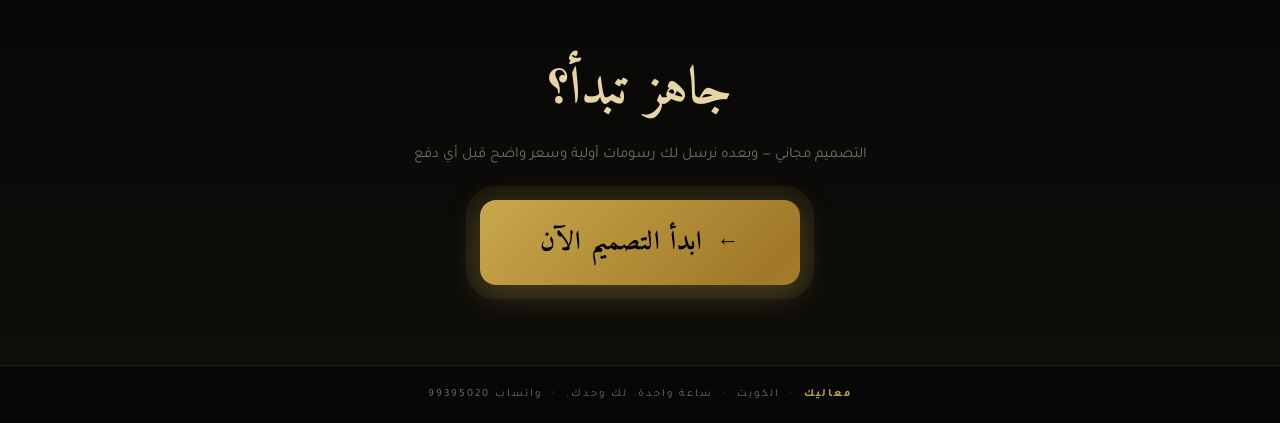
<file: MTM_Watch_Designer.html>
<!doctype html>
<html lang="ar" dir="rtl">
<head>
<meta charset="utf-8">
<meta name="viewport" content="width=device-width, initial-scale=1">
<title>معاليك — صمّم ساعتك</title>
<meta http-equiv="refresh" content="0; url=designer.html">
<link rel="canonical" href="designer.html">
<style>body{background:#070707;color:#c9a84c;font-family:system-ui,sans-serif;text-align:center;padding:40px 16px}a{color:#e8d5a3}</style>
</head>
<body><p>انتقلت صفحة التصميم إلى <a href="designer.html">صمّم ساعتك</a>.</p></body>
</html>
</file>
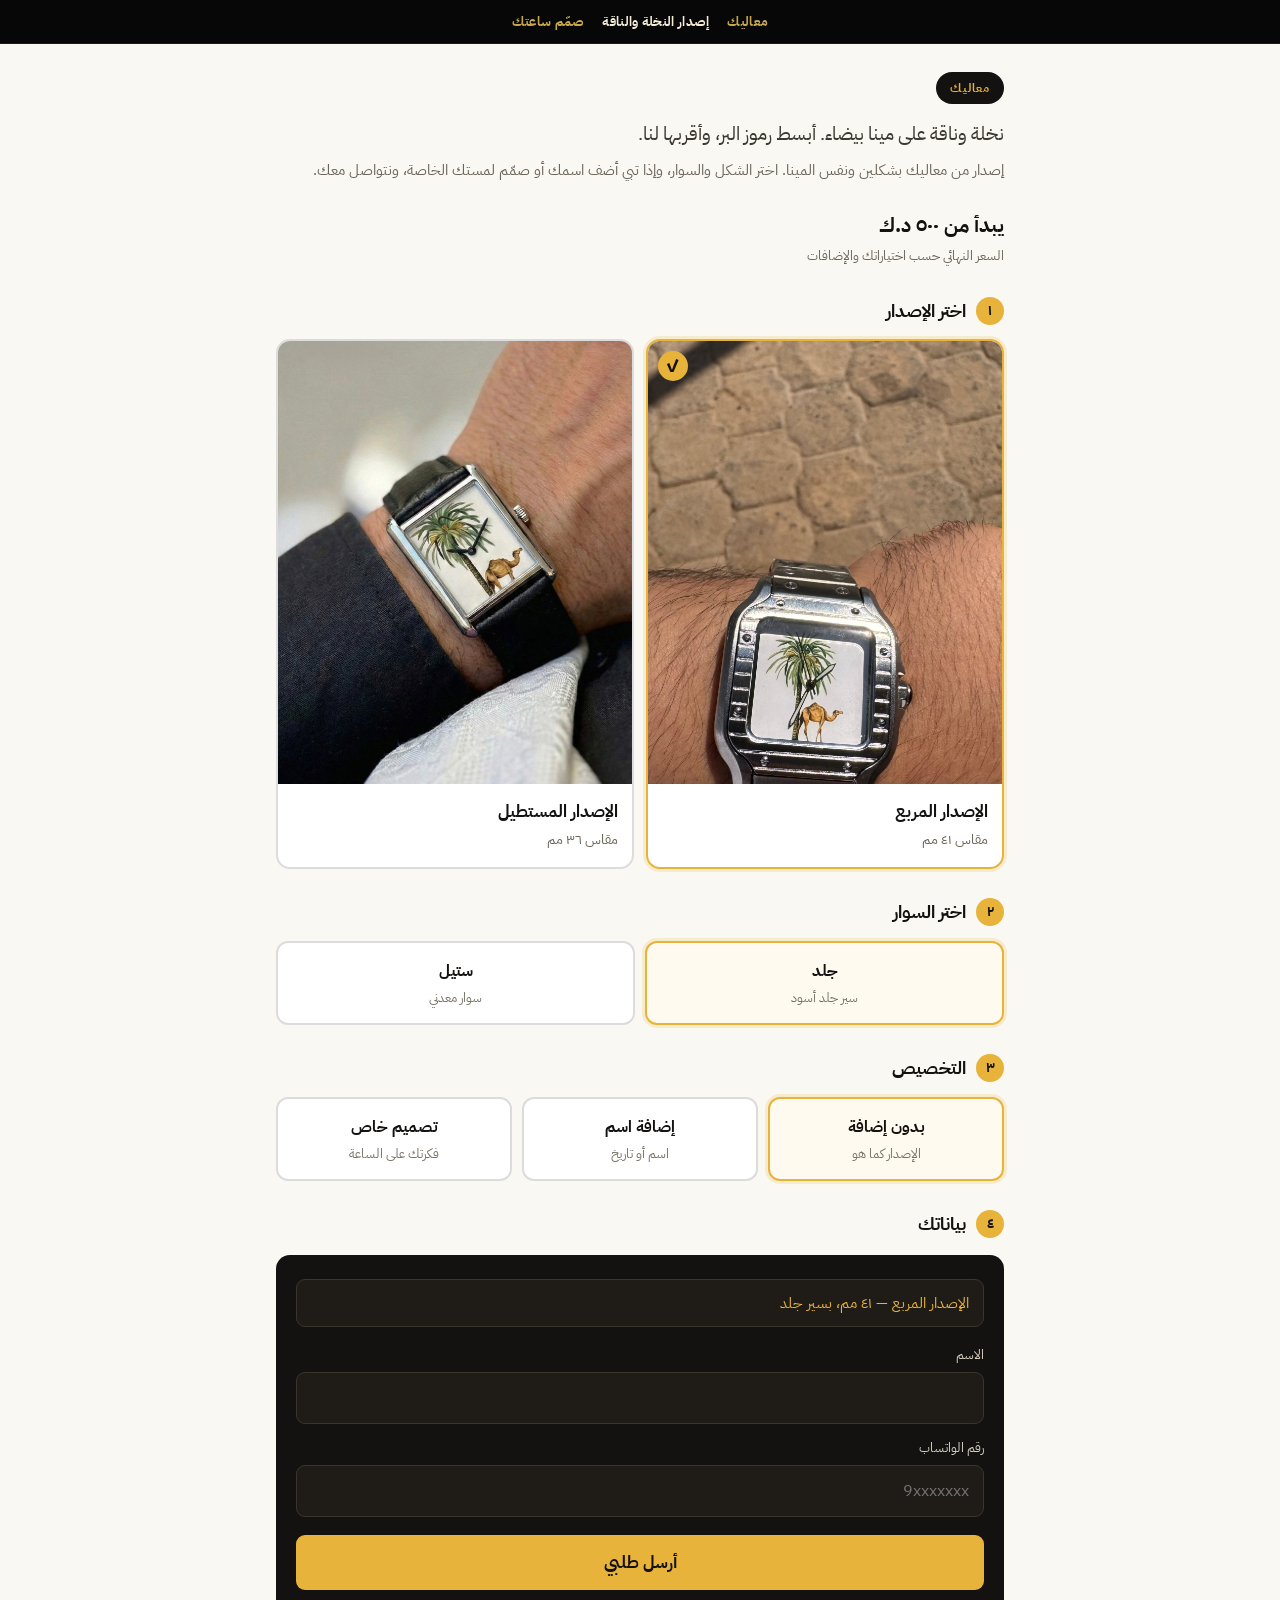
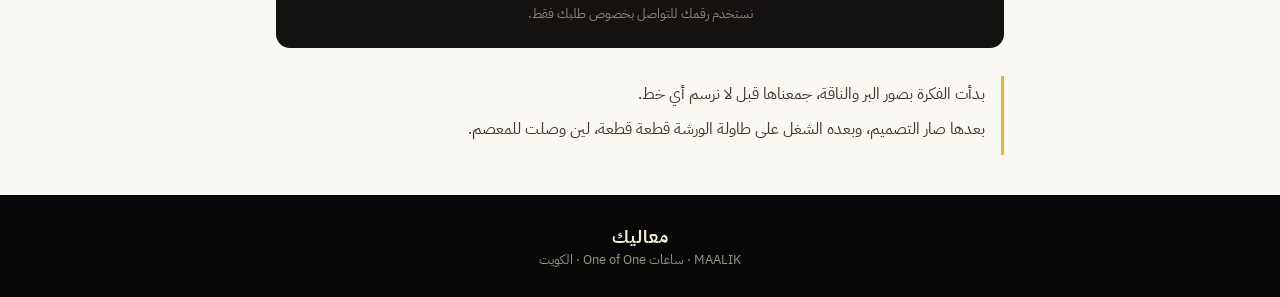
<file: nakhla-naqa.html>
<!doctype html>
<html lang="ar" dir="rtl">
<head>
<meta charset="utf-8">
<meta name="viewport" content="width=device-width, initial-scale=1">
<title>إصدار النخلة والناقة — معاليك</title>
<meta name="description" content="نخلة وناقة على مينا بيضاء. إصدار من معاليك بشكلين: مربع ٤١ مم ومستطيل ٣٦ مم. يبدأ من ٥٠٠ د.ك.">
<meta property="og:title" content="إصدار النخلة والناقة — معاليك">
<meta property="og:description" content="نخلة وناقة على مينا بيضاء. إصدار من معاليك بشكلين: مربع ٤١ مم ومستطيل ٣٦ مم. يبدأ من ٥٠٠ د.ك.">
<meta property="og:type" content="website">
<meta property="og:image" content="img/nakhla-square.jpg">
<meta name="theme-color" content="#070707">
<link rel="preconnect" href="https://fonts.googleapis.com">
<link rel="preconnect" href="https://fonts.gstatic.com" crossorigin>
<link href="https://fonts.googleapis.com/css2?family=IBM+Plex+Sans+Arabic:wght@400;500;700&display=swap" rel="stylesheet">
<script src="maalik.js" defer></script>
<style>
*{box-sizing:border-box}
html,body{margin:0;padding:0}
body{font-family:'IBM Plex Sans Arabic',system-ui,sans-serif;background:#faf8f3;-webkit-font-smoothing:antialiased}
img{max-width:100%}
.mk-nav{display:flex;gap:18px;align-items:center;justify-content:center;flex-wrap:wrap;padding:12px 16px;border-bottom:1px solid #1f1c16;background:#070707;direction:rtl}
.mk-nav a{color:#C9A84C;font-size:13px;font-weight:700;text-decoration:none;letter-spacing:.3px}
.mk-nav a[aria-current]{color:#F5EDD6}

.nq{max-width:760px;margin:0 auto;padding:0 16px 40px;direction:rtl;text-align:right;color:#141210;line-height:1.85;font-family:inherit}
.nq .tag{display:inline-block;background:#141210;color:#e8b33a;font-size:12px;font-weight:700;letter-spacing:.08em;padding:5px 14px;border-radius:30px;margin-bottom:12px}
.nq .lede{font-size:19px;color:#3d3830;margin:0 0 6px}
.nq .sub{font-size:15px;color:#6b6459;margin:0 0 22px}
.nq .step{display:flex;align-items:center;gap:10px;font-weight:800;font-size:18px;margin:26px 0 12px}
.nq .step b{background:#e8b33a;color:#141210;width:28px;height:28px;border-radius:50%;display:inline-flex;align-items:center;justify-content:center;font-size:14px;flex-shrink:0}
.nq .models{display:grid;grid-template-columns:1fr 1fr;gap:12px}
.nq .model{position:relative;border:2px solid #dcdcdc;border-radius:14px;overflow:hidden;background:#fff;cursor:pointer;transition:border-color .2s,box-shadow .2s;display:block}
.nq .model input{position:absolute;opacity:0;pointer-events:none}
.nq .model img{width:100%;aspect-ratio:4/5;object-fit:cover;display:block;background:#f2efe8}
.nq .model .info{display:block;padding:12px 14px 14px}
.nq .model .nm{font-weight:800;font-size:17px;display:block}
.nq .model .sz{font-size:14px;color:#6b6459;display:block}
.nq .model .pic{font-size:12px;color:#9a9285;display:block;margin-top:4px}
.nq .model .chk{position:absolute;top:10px;left:10px;width:30px;height:30px;border-radius:50%;background:#e8b33a;color:#141210;font-weight:900;display:none;align-items:center;justify-content:center;font-size:17px}
.nq .model.sel{border-color:#e8b33a;box-shadow:0 0 0 3px #e8b33a33}
.nq .model.sel .chk{display:flex}
.nq .straps{display:flex;gap:10px}
.nq .strap{position:relative;flex:1;border:2px solid #dcdcdc;border-radius:12px;padding:14px 10px;text-align:center;cursor:pointer;background:#fff;font-weight:800;font-size:16px;transition:all .2s}
.nq .strap input{position:absolute;opacity:0;pointer-events:none}
.nq .strap small{display:block;font-weight:400;font-size:12.5px;color:#7a7266}
.nq .strap.sel{border-color:#e8b33a;background:#fffaf0;box-shadow:0 0 0 3px #e8b33a33}
.nq .story{border-right:3px solid #e8b33a;padding:4px 16px 4px 0;margin:28px 0 0;color:#3d3830}
.nq .story p{margin:0 0 6px}
.nq .box{background:#141210;color:#faf8f3;border-radius:14px;padding:24px 20px 22px;margin-top:14px}
.nq .box .sum{background:#1f1c18;border:1px solid #3a352d;border-radius:9px;padding:10px 14px;font-size:14.5px;color:#e8b33a;margin:0 0 16px}
.nq .fld{margin-bottom:12px}
.nq .fld label{display:block;font-size:13px;color:#d8d1c3;margin-bottom:5px}
.nq .fld input{width:100%;box-sizing:border-box;padding:13px 14px;border-radius:9px;border:1.5px solid #3a352d;background:#1f1c18;color:#fff;font-size:16px;font-family:inherit;direction:rtl;outline:none}
.nq .fld input:focus{border-color:#e8b33a}
.nq .fld input[type=tel]{direction:ltr;text-align:right}
.nq .btn{width:100%;margin-top:6px;padding:15px;border:none;border-radius:9px;background:#e8b33a;color:#141210;font-size:17px;font-weight:800;font-family:inherit;cursor:pointer}
.nq .price{font-size:20px;font-weight:800;margin:0 0 20px;color:#141210}.nq .price small{display:block;font-size:13px;font-weight:400;color:#6b6459}
.nq .cust{flex-wrap:wrap}.nq .cust .strap{min-width:30%}
.nq .lite{margin-top:12px}.nq .lite label{color:#3d3830}.nq .lite input,.nq .lite textarea{width:100%;box-sizing:border-box;padding:12px 14px;border-radius:9px;border:1.5px solid #dcdcdc;background:#fff;color:#141210;font-size:16px;font-family:inherit;direction:rtl}
.nq .small{font-size:12.5px;color:#8f8778;margin:12px 0 0;text-align:center}
.nq .err{display:none;color:#ffb4a8;font-size:13.5px;margin:4px 0 0}
.nq .ok{display:none;text-align:center;padding:10px 0}
.nq .ok h2{color:#e8b33a;margin:0 0 6px}
.nq .ok a{display:inline-block;margin-top:14px;background:#e8b33a;color:#141210;text-decoration:none;font-weight:800;padding:12px 26px;border-radius:9px}
@media(max-width:560px){.nq .lede{font-size:17px}.nq .models{gap:8px}.nq .model .nm{font-size:15px}}

.nq{padding-top:28px}
.mk-foot{background:#070707;color:#9c937f;text-align:center;padding:28px 16px;font-size:13px;direction:rtl}
.mk-foot b{color:#F5EDD6;font-size:18px;display:block;letter-spacing:1px}
</style>
<script type="application/ld+json">
{"@context":"https://schema.org","@type":"Organization","name":"معاليك — MAALIK","alternateName":"Maalik","description":"ساعات One of One فاخرة تُصمَّم وتُصنع لصاحبها وحده في الكويت. تبدأ من ٥٠٠ د.ك.","address":{"@type":"PostalAddress","addressCountry":"KW"},"areaServed":"Worldwide","contactPoint":{"@type":"ContactPoint","telephone":"+965-9939-5020","contactType":"customer service","availableLanguage":["ar","en"]}}
</script>
</head>
<body>
<nav class="mk-nav"><a href="./">معاليك</a><a href="nakhla-naqa.html" aria-current="page">إصدار النخلة والناقة</a><a href="./#design">صمّم ساعتك</a></nav>
<div class="nq">
<span class="tag">معاليك</span>
<p class="lede">نخلة وناقة على مينا بيضاء. أبسط رموز البر، وأقربها لنا.</p>
<p class="sub">إصدار من معاليك بشكلين ونفس المينا. اختر الشكل والسوار، وإذا تبي أضف اسمك أو صمّم لمستك الخاصة، ونتواصل معك.</p>
<p class="price">يبدأ من ٥٠٠ د.ك <small>السعر النهائي حسب اختياراتك والإضافات</small></p>

<form id="nqf" novalidate>
<input type="hidden" id="nqBody" name="contact[body]" value="">

<div class="step">
<b>١</b>اختر الإصدار</div>
<div class="models">
<label class="model sel"><input type="radio" name="contact[الإصدار]" value="المربع — ٤١ مم" checked><span class="chk">✓</span>
<img src="img/nakhla-square.jpg" alt="إصدار النخلة والناقة من معاليك — الإصدار المربع ٤١ مم على المعصم" style="object-position:50% 55%">
<span class="info"><span class="nm">الإصدار المربع</span><span class="sz">مقاس ٤١ مم</span></span></label>
<label class="model"><input type="radio" name="contact[الإصدار]" value="المستطيل — ٣٦ مم"><span class="chk">✓</span>
<img src="img/nakhla-rect.jpg" alt="إصدار النخلة والناقة من معاليك — الإصدار المستطيل ٣٦ مم بسير جلد" style="object-position:50% 50%">
<span class="info"><span class="nm">الإصدار المستطيل</span><span class="sz">مقاس ٣٦ مم</span></span></label>
</div>

<div class="step">
<b>٢</b>اختر السوار</div>
<div class="straps">
<label class="strap sel"><input type="radio" name="contact[السوار]" value="جلد" checked>جلد<small>سير جلد أسود</small></label>
<label class="strap"><input type="radio" name="contact[السوار]" value="ستيل">ستيل<small>سوار معدني</small></label>
</div>

<div class="step">
<b>٣</b>التخصيص</div>
<div class="straps cust">
<label class="strap sel"><input type="radio" name="contact[التخصيص]" value="بدون إضافة" checked>بدون إضافة<small>الإصدار كما هو</small></label>
<label class="strap"><input type="radio" name="contact[التخصيص]" value="إضافة اسم">إضافة اسم<small>اسم أو تاريخ</small></label>
<label class="strap"><input type="radio" name="contact[التخصيص]" value="تصميم خاص">تصميم خاص<small>فكرتك على الساعة</small></label>
</div>
<div class="fld lite" id="nqNameWrap" style="display:none">
<label for="nqEng">الاسم أو التاريخ اللي تبيه على الساعة</label><input id="nqEng" name="contact[النص المطلوب]" type="text">
</div>
<div class="fld lite" id="nqIdeaWrap" style="display:none">
<label for="nqIdea">اكتب فكرتك باختصار</label><textarea id="nqIdea" name="contact[فكرة التصميم]" rows="3"></textarea>
</div>

<div class="step">
<b>٤</b>بياناتك</div>
<div class="box">
<div id="nqFields">
<p class="sum" id="nqSum">الإصدار المربع — ٤١ مم، بسير جلد</p>
<div class="fld">
<label for="nqName">الاسم</label><input id="nqName" name="contact[name]" type="text" autocomplete="name" required>
</div>
<div class="fld">
<label for="nqPhone">رقم الواتساب</label><input id="nqPhone" name="contact[phone]" type="tel" inputmode="tel" autocomplete="tel" placeholder="9xxxxxxx" required>
</div>
<p class="err" id="nqErr">اكتب رقم واتساب صحيح (٨ أرقام على الأقل).</p>
<button type="submit" class="btn">أرسل طلبي</button>
<p class="small">نستخدم رقمك للتواصل بخصوص طلبك فقط.</p>
</div>
<div class="ok" id="nqOk">
<h2>وصلنا طلبك</h2>
<p>بنتواصل معك على الواتساب بالتفاصيل والسعر.</p>
<a href="https://wa.me/96599395020?text=%D8%A3%D8%B1%D8%B3%D9%84%D8%AA%20%D8%B7%D9%84%D8%A8%D9%8A%20%D9%84%D8%A5%D8%B5%D8%AF%D8%A7%D8%B1%20%D8%A7%D9%84%D9%86%D8%AE%D9%84%D8%A9%20%D9%88%D8%A7%D9%84%D9%86%D8%A7%D9%82%D8%A9">تواصل معنا واتساب</a>
</div>
</div>
</form>

<div class="story">
<p>بدأت الفكرة بصور البر والناقة، جمعناها قبل لا نرسم أي خط.</p>
<p>بعدها صار التصميم، وبعده الشغل على طاولة الورشة قطعة قطعة، لين وصلت للمعصم.</p>
</div>
</div>
<script>
(function(){
var f=document.getElementById('nqf');if(!f)return;
function val(n){var r=f.querySelector('input[name="'+n+'"]:checked');return r?r.value:'';}
function sync(){
f.querySelectorAll('.model,.strap').forEach(function(l){l.classList.toggle('sel',l.querySelector('input').checked);});
var m=val('contact[الإصدار]'),s=val('contact[السوار]'),c=val('contact[التخصيص]');
document.getElementById('nqNameWrap').style.display=c==='إضافة اسم'?'block':'none';
document.getElementById('nqIdeaWrap').style.display=c==='تصميم خاص'?'block':'none';
document.getElementById('nqSum').textContent=(m.indexOf('المربع')>-1?'الإصدار المربع — ٤١ مم':'الإصدار المستطيل — ٣٦ مم')+'، '+(s==='جلد'?'بسير جلد':'بسوار ستيل');
}
f.querySelectorAll('.model input,.strap input').forEach(function(i){i.addEventListener('change',sync);});
var toAscii=function(s){return s.replace(/[٠-٩]/g,function(d){return String(d.charCodeAt(0)-1632)}).replace(/[۰-۹]/g,function(d){return String(d.charCodeAt(0)-1776)})};
f.addEventListener('submit',function(e){
var n=document.getElementById('nqName').value.trim();
var p=toAscii(document.getElementById('nqPhone').value).replace(/[^\d+]/g,'');
var err=document.getElementById('nqErr');
e.preventDefault();
if(p.replace(/\D/g,'').length<8){err.style.display='block';return;}
err.style.display='none';
document.getElementById('nqPhone').value=p;
document.getElementById('nqBody').value='طلب معاليك — إصدار النخلة والناقة\nالإصدار: '+val('contact[الإصدار]')+'\nالسوار: '+val('contact[السوار]')+'\nالتخصيص: '+val('contact[التخصيص]')+(val('contact[التخصيص]')==='إضافة اسم'?' — '+document.getElementById('nqEng').value:'')+(val('contact[التخصيص]')==='تصميم خاص'?' — '+document.getElementById('nqIdea').value:'')+'\nالاسم: '+n+'\nالواتساب: '+p;
var msg=document.getElementById('nqBody').value;
window.open('https://wa.me/96599395020?text='+encodeURIComponent(msg),'_blank');
document.getElementById('nqFields').style.display='none';document.getElementById('nqOk').style.display='block';document.getElementById('nqOk').scrollIntoView({behavior:'smooth'});
});
sync();
})();
</script>
<footer class="mk-foot"><b>معاليك</b>MAALIK · ساعات One of One · الكويت</footer>
</body>
</html>
</file>
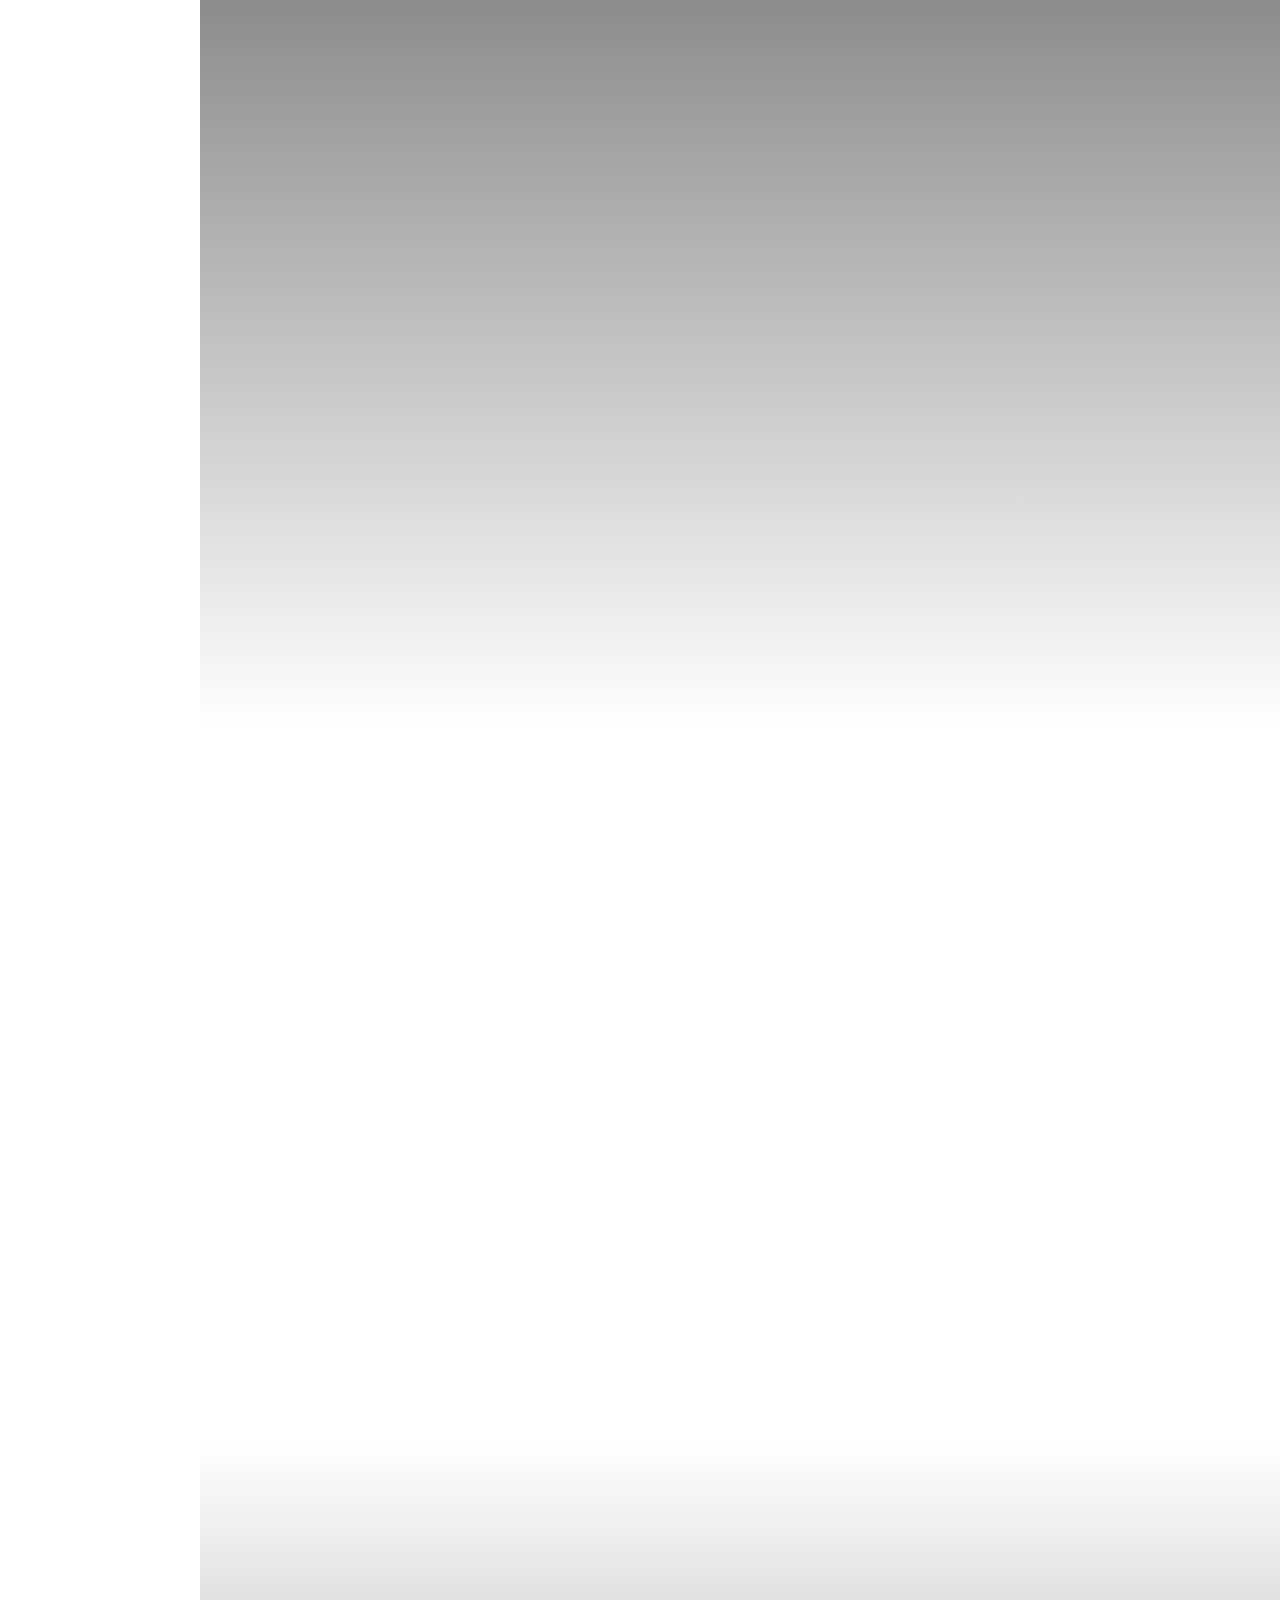
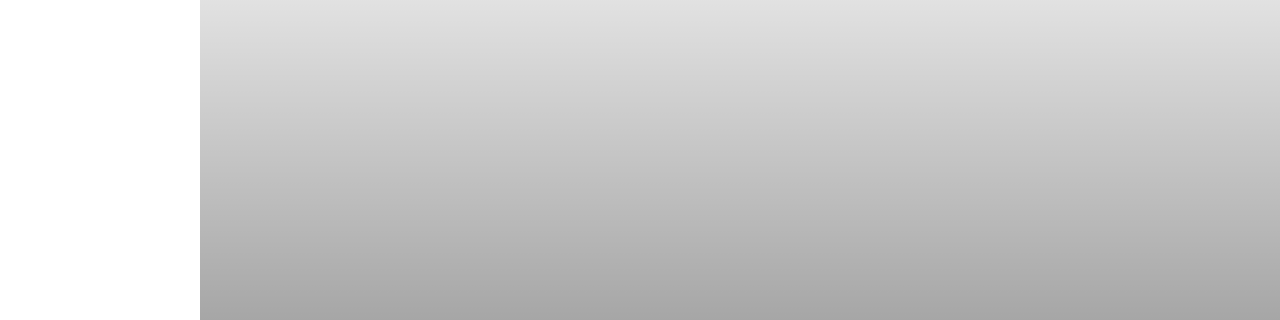
<file: .claude/skills/veo-reel/cards.html>
<!doctype html>
<html lang="ar" dir="rtl">
<head>
<meta charset="utf-8">
<link rel="stylesheet" href="fonts/local.css">
<style>
  :root { --gold:#C9A84C; --gold2:#E9CF83; --mtm:#FFE600; }
  * { margin:0; padding:0; box-sizing:border-box; }
  html,body,#stage { width:1080px; height:1920px; overflow:hidden; background:transparent; }
  #stage { position:relative; font-family:'Tajawal',sans-serif; }
  #shade { position:absolute; inset:0; background:linear-gradient(180deg,rgba(0,0,0,.45) 0%,rgba(0,0,0,0) 38%,rgba(0,0,0,0) 75%,rgba(0,0,0,.35) 100%); }
  .card { position:absolute; left:0; right:0; display:flex; flex-direction:column; align-items:center; gap:22px; opacity:0; }
  .tag { background:var(--accent); color:#1a1408; font-weight:700; font-size:40px; padding:10px 30px 14px; border-radius:16px; }
  .pill { background:rgba(14,12,10,.86); color:#fff; font-weight:800; font-size:76px; line-height:1.25; padding:18px 44px 28px; border-radius:26px; text-align:center; max-width:960px; }
  .pill .g { color:var(--accent2); }
  .sub { background:rgba(14,12,10,.78); color:#cfc8bb; font-weight:400; font-size:40px; padding:10px 28px 16px; border-radius:14px; text-align:center; max-width:900px; }
  #end { position:absolute; inset:0; background:#050403; opacity:0; }
  .logo { position:absolute; left:0; right:0; top:520px; text-align:center; }
  .logo.maalik .ar { font-family:'Amiri',serif; font-weight:700; font-size:230px; color:var(--gold); line-height:1; }
  .logo .lat { margin-top:10px; display:flex; align-items:center; justify-content:center; gap:28px; color:var(--gold); font-size:36px; letter-spacing:14px; direction:ltr; }
  .logo .lat i { display:block; width:120px; height:2px; background:var(--gold); opacity:.7; }
  .logo.mtm .box { display:inline-block; background:var(--mtm); color:#000; font-weight:800; font-size:170px; padding:30px 70px 40px; letter-spacing:6px; direction:ltr; }
  .cta { position:absolute; left:0; right:0; top:1000px; display:flex; flex-direction:column; align-items:center; gap:24px; }
  .cta .big { color:#fff; font-weight:800; font-size:92px; }
  .cta .big b { color:var(--accent2); }
  .cta .small { color:#cfc8bb; font-size:46px; }
</style>
</head>
<body>
<div id="stage"><div id="shade"></div><div id="cards"></div><div id="end"></div></div>
<script>
const clamp=(x,a=0,b=1)=>Math.min(b,Math.max(a,x));
const eOut=x=>1-Math.pow(1-clamp(x),3);
const esc=s=>String(s).replace(/[&<>]/g,c=>({'&':'&amp;','<':'&lt;','>':'&gt;'}[c]));
// "**word**" -> accent colour, "\n" -> line break
const fmt=s=>esc(s).replace(/\*\*(.+?)\*\*/g,'<span class="g">$1</span>').replace(/\n/g,'<br>');

window.setup=function(spec){
  window.SPEC=spec;
  const brand=spec.brand||'maalik';
  const root=document.documentElement.style;
  root.setProperty('--accent', brand==='mtm' ? '#FFE600' : '#C9A84C');
  root.setProperty('--accent2', brand==='mtm' ? '#FFE600' : '#E9CF83');
  const box=document.getElementById('cards');
  spec.cards.forEach((c,i)=>{
    const d=document.createElement('div'); d.className='card'; d.id='c'+i; d.style.top=(c.top||330)+'px';
    d.innerHTML=(c.tag?`<div class="tag">${esc(c.tag)}</div>`:'')+`<div class="pill">${fmt(c.title)}</div>`+(c.sub?`<div class="sub">${esc(c.sub)}</div>`:'');
    box.appendChild(d);
  });
  const e=spec.end;
  const logo = brand==='mtm'
    ? `<div class="logo mtm"><div class="box">MTM</div></div>`
    : `<div class="logo maalik"><div class="ar">معاليك</div><div class="lat"><i></i>MA'ALIK<i></i></div></div>`;
  document.getElementById('end').innerHTML = logo + `<div class="cta"><div class="big">اكتب «<b>${esc(e.cta)}</b>» بالتعليقات</div><div class="small">${esc(e.sub||'')}</div></div>`;
};

window.render=function(t){
  const S=window.SPEC, endStart=S.shotsDur;
  S.cards.forEach((c,i)=>{ const el=document.getElementById('c'+i);
    const first=c.t0<=0.01;
    let o = first ? (t<c.t1?1:1-clamp((t-c.t1)/.2)) : (t<c.t0?0:(t<c.t1?eOut((t-c.t0)/.25):1-clamp((t-c.t1)/.2)));
    el.style.opacity=o; el.style.transform=`translateY(${first?0:(1-eOut((t-c.t0)/.3))*40}px)`; });
  document.getElementById('shade').style.opacity = t<endStart?1:0;
  const end=document.getElementById('end'); const p=clamp((t-endStart)/.35);
  end.style.opacity=p;
  const lg=end.querySelector('.logo'), cta=end.querySelector('.cta');
  const a=clamp((t-endStart-.1)/.5), b=clamp((t-endStart-.5)/.4);
  lg.style.opacity=a; lg.style.transform=`translateY(${(1-eOut(a))*30}px)`;
  cta.style.opacity=b; cta.style.transform=`translateY(${(1-eOut(b))*30}px)`;
};
</script>
</body>
</html>
</file>
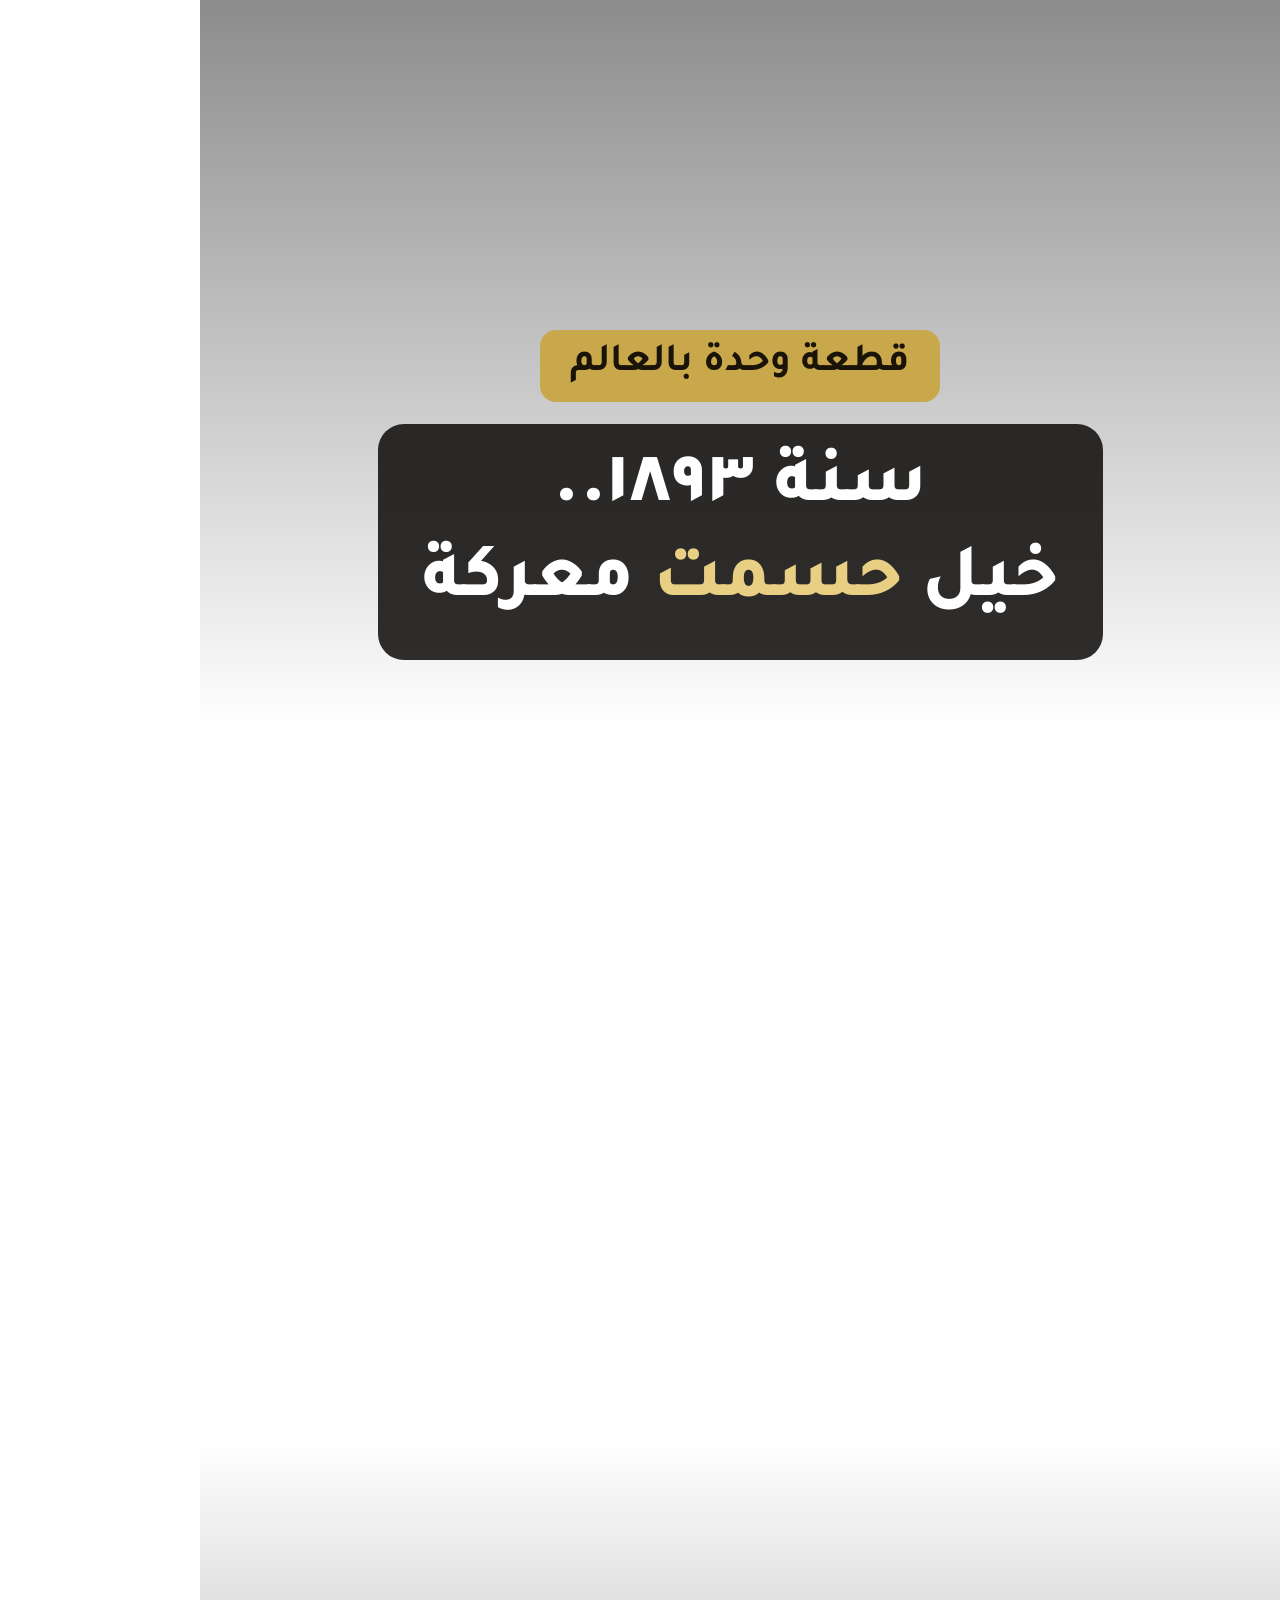
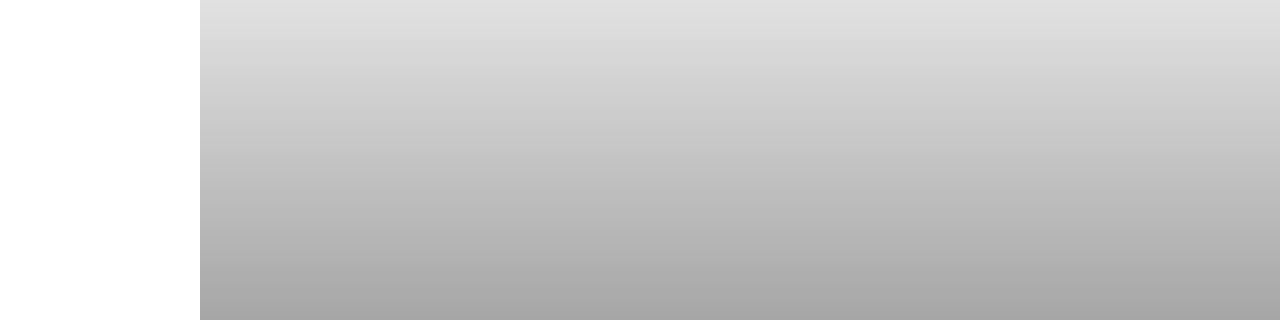
<file: content/reels/src/maalik-asil/reel.html>
<!doctype html>
<html lang="ar" dir="rtl">
<head>
<meta charset="utf-8">
<link rel="stylesheet" href="fonts/local.css">
<style>
  :root { --gold:#C9A84C; --gold2:#E9CF83; --ink:#141210; }
  * { margin:0; padding:0; box-sizing:border-box; }
  html,body { width:1080px; height:1920px; overflow:hidden; background:transparent; }
  #stage { position:relative; width:1080px; height:1920px; overflow:hidden; background:transparent; font-family:'Tajawal',sans-serif; }
  svg.layer { position:absolute; inset:0; width:1080px; height:1920px; }
  .scene { position:absolute; inset:0; opacity:0; }
  .card { position:absolute; left:0; right:0; top:330px; display:flex; flex-direction:column; align-items:center; gap:22px; opacity:0; }
  .tag { background:var(--gold); color:#1a1408; font-weight:700; font-size:40px; padding:10px 30px 14px; border-radius:16px; }
  .pill { background:rgba(14,12,10,.86); color:#fff; font-weight:800; font-size:76px; line-height:1.25; padding:18px 44px 28px; border-radius:26px; text-align:center; max-width:900px; }
  .pill .g { color:var(--gold2); }
  .sub { background:rgba(14,12,10,.78); color:#cfc8bb; font-weight:400; font-size:40px; padding:10px 28px 16px; border-radius:14px; text-align:center; max-width:860px; }
  .logo { position:absolute; left:0; right:0; top:520px; text-align:center; opacity:0; }
  .logo .ar { font-family:'Amiri',serif; font-weight:700; font-size:230px; color:var(--gold); line-height:1; }
  .logo .lat { margin-top:10px; display:flex; align-items:center; justify-content:center; gap:28px; color:var(--gold); font-family:'Tajawal'; font-size:36px; letter-spacing:14px; direction:ltr; }
  .logo .lat i { display:block; width:120px; height:2px; background:var(--gold); opacity:.7; }
  .cta { position:absolute; left:0; right:0; top:1000px; display:flex; flex-direction:column; align-items:center; gap:24px; opacity:0; }
  .cta .big { color:#fff; font-weight:800; font-size:92px; }
  .cta .big b { color:var(--gold2); }
  .cta .small { color:#cfc8bb; font-size:46px; }
  .bignum { position:absolute; left:0; right:0; text-align:center; font-weight:800; color:var(--gold); }
</style>
</head>
<body>
<div id="stage">
  <!-- shared horse path -->
  <svg width="0" height="0" style="position:absolute">
    <defs>
      <path id="horse" d="M322 104 C316 84 320 62 334 42 C342 60 348 82 348 104 C356 90 366 74 382 60 C384 84 378 106 370 124 C380 140 390 160 396 186 C408 254 436 318 470 360 C486 380 492 404 484 424 C476 442 460 450 444 454 C428 458 412 456 400 448 C386 440 372 428 356 418 C334 404 310 388 296 368 C288 358 284 348 284 338 C262 380 248 440 252 510 C256 590 300 690 380 800 C300 776 190 776 110 800 C128 690 140 590 148 480 C156 380 176 300 210 230 C240 166 278 120 322 104 Z"/>
      <path id="mane" d="M318 102 C262 104 214 138 184 200 C210 168 254 144 306 132 Z M300 128 C236 146 188 206 164 290 C190 236 232 196 290 170 Z M282 166 C214 196 170 266 150 366 C176 300 216 250 272 212 Z M262 212 C196 254 160 334 144 444 C168 370 200 310 252 264 Z M238 266 C180 316 154 404 146 516 C166 430 190 364 230 318 Z"/>
      <path id="horseDetail" d="M304 240 C276 292 290 362 354 404 M446 442 C434 438 422 440 412 446 M350 108 C362 128 368 152 364 174 M342 110 C350 130 352 152 346 170"/>
      <path id="horseFeat" d="M366 206 a20 13 18 1 0 40 12 a20 13 18 1 0 -40 -12 Z M462 396 C472 384 488 390 488 404 C482 416 466 414 462 396 Z"/>
      <clipPath id="hclip"><use href="#horse"/></clipPath>
      <radialGradient id="muz" cx=".5" cy=".5" r=".5"><stop offset="0" stop-color="#1a1006" stop-opacity=".85"/><stop offset="1" stop-color="#1a1006" stop-opacity="0"/></radialGradient>
      <radialGradient id="eyesh" cx=".5" cy=".5" r=".5"><stop offset="0" stop-color="#2a1a08" stop-opacity=".55"/><stop offset="1" stop-color="#2a1a08" stop-opacity="0"/></radialGradient>
      <radialGradient id="neckglow" cx=".5" cy=".5" r=".5"><stop offset="0" stop-color="#fff6d8" stop-opacity=".38"/><stop offset="1" stop-color="#fff6d8" stop-opacity="0"/></radialGradient>
      <linearGradient id="neckhi" x1="0" y1="0" x2="1" y2="0"><stop offset="0" stop-color="#fff6d8" stop-opacity="0"/><stop offset=".5" stop-color="#fff6d8" stop-opacity=".45"/><stop offset="1" stop-color="#fff6d8" stop-opacity="0"/></linearGradient>
      <g id="horseRich">
        <use href="#mane" fill="#7a5c1e"/>
        <use href="#horse" fill="url(#goldg)"/>
        <g clip-path="url(#hclip)">
          <ellipse cx="462" cy="418" rx="86" ry="74" fill="url(#muz)"/>
          <ellipse cx="388" cy="214" rx="44" ry="32" fill="url(#eyesh)"/>
          <ellipse cx="205" cy="560" rx="46" ry="250" fill="url(#neckglow)"/>
          <path d="M300 250 C 300 320 330 380 380 410" stroke="#fff6d8" stroke-opacity=".22" stroke-width="22" fill="none"/>
        </g>
        <use href="#horseDetail" fill="none" stroke="#3a2a0c" stroke-width="4" stroke-linecap="round"/>
        <use href="#horseFeat" fill="#140c04"/>
        <circle cx="392" cy="208" r="4" fill="#f3dd9a"/>
      </g>
      <linearGradient id="goldg" x1="0" y1="0" x2="1" y2="1">
        <stop offset="0" stop-color="#F3DD9A"/><stop offset=".5" stop-color="#C9A84C"/><stop offset="1" stop-color="#8C6B23"/>
      </linearGradient>
      <radialGradient id="vign" cx=".5" cy=".45" r=".75"><stop offset=".55" stop-color="#000" stop-opacity="0"/><stop offset="1" stop-color="#000" stop-opacity=".75"/></radialGradient>
    </defs>
  </svg>

  <!-- S1 hook: gallop dust + 1893 -->
  <div class="scene" id="s1">
    <svg class="layer" viewBox="0 0 1080 1920">
      <rect width="1080" height="1920" fill="#0b0805"/>
      <text id="s1num" x="540" y="1180" text-anchor="middle" font-family="Tajawal" font-weight="800" font-size="420" fill="#C9A84C" fill-opacity=".13">١٨٩٣</text>
      <g id="s1dust"></g>
      <g id="s1horse"><use href="#horseRich"/></g>
      <rect width="1080" height="1920" fill="url(#vign)"/>
    </svg>
  </div>

  <!-- S2 battle: sunset dunes -->
  <div class="scene" id="s2">
    <svg class="layer" viewBox="0 0 1080 1920">
      <defs><linearGradient id="sky2" x1="0" y1="0" x2="0" y2="1"><stop offset="0" stop-color="#3a0f08"/><stop offset=".55" stop-color="#b8461a"/><stop offset=".75" stop-color="#f0a34a"/></linearGradient></defs>
      <rect width="1080" height="1920" fill="url(#sky2)"/>
      <circle id="s2sun" cx="540" cy="1250" r="210" fill="#ffd27a" fill-opacity=".9"/>
      <path id="s2d1" d="M-200 1380 C 100 1300 300 1330 520 1290 C 760 1250 960 1320 1300 1280 L1300 1920 L-200 1920Z" fill="#5c2410"/>
      <g id="s2horse"><use href="#mane" fill="#1a0a05"/><use href="#horse" fill="#1a0a05"/></g>
      <path id="s2d2" d="M-200 1520 C 150 1440 380 1500 600 1460 C 820 1420 1000 1480 1300 1450 L1300 1920 L-200 1920Z" fill="#2b0f06"/>
      <g id="s2dust"></g>
      <rect width="1080" height="1920" fill="url(#vign)"/>
    </svg>
  </div>

  <!-- S3 same land: night -->
  <div class="scene" id="s3">
    <svg class="layer" viewBox="0 0 1080 1920">
      <defs><linearGradient id="sky3" x1="0" y1="0" x2="0" y2="1"><stop offset="0" stop-color="#03050d"/><stop offset="1" stop-color="#14203a"/></linearGradient></defs>
      <rect width="1080" height="1920" fill="url(#sky3)"/>
      <g id="s3stars"></g>
      <path d="M840 860 a100 100 0 1 0 0.1 0 Z" fill="#f4e6b8"/><circle cx="884" cy="842" r="94" fill="#0b1226"/>
      <g id="s3horse" opacity=".7"><use href="#mane" fill="none" stroke="#E9CF83" stroke-width="3"/><use href="#horse" fill="none" stroke="#E9CF83" stroke-width="5"/><use href="#horseDetail" fill="none" stroke="#E9CF83" stroke-width="3" stroke-linecap="round"/><use href="#horseFeat" fill="#E9CF83"/></g>
      <path d="M-200 1500 C 200 1420 420 1470 640 1430 C 860 1390 1000 1450 1300 1420 L1300 1920 L-200 1920Z" fill="#0a0f1c"/>
      <rect width="1080" height="1920" fill="url(#vign)"/>
    </svg>
  </div>

  <!-- S4 champion 7 -->
  <div class="scene" id="s4">
    <svg class="layer" viewBox="0 0 1080 1920">
      <rect width="1080" height="1920" fill="#0b0805"/>
      <g id="s4rays" transform="translate(540 1150)"></g>
      <circle cx="540" cy="1150" r="300" fill="#0b0805" stroke="url(#goldg)" stroke-width="6"/>
      <text id="s4num" x="540" y="1150" text-anchor="middle" dominant-baseline="central" font-family="Tajawal" font-weight="800" font-size="460" fill="url(#goldg)">٧</text>
      <rect width="1080" height="1920" fill="url(#vign)"/>
    </svg>
  </div>

  <!-- S5 inspiration: sketch on paper -->
  <div class="scene" id="s5">
    <svg class="layer" viewBox="0 0 1080 1920">
      <rect width="1080" height="1920" fill="#efe6d2"/>
      <g stroke="#cbbd9c" stroke-width="1.5" opacity=".6" id="s5grid"></g>
      <g id="s5horse" transform="translate(200 760) scale(1.1)">
        <use href="#horse" fill="none" stroke="#2a2016" stroke-width="5" pathLength="1" id="s5stroke" stroke-dasharray="1" stroke-dashoffset="1"/>
        <use href="#horseDetail" id="s5jaw" fill="none" stroke="#2a2016" stroke-width="4" stroke-linecap="round" pathLength="1" stroke-dasharray="1" stroke-dashoffset="1"/>
        <use href="#horseFeat" id="s5eye" fill="#2a2016" opacity="0"/><use href="#mane" id="s5mane" fill="none" stroke="#2a2016" stroke-width="3" opacity="0"/>
      </g>
      <rect width="1080" height="1920" fill="url(#vign)" opacity=".5"/>
    </svg>
  </div>

  <!-- S6-S8 dial / hands / watch (one scene with camera) -->
  <div class="scene" id="s6">
    <svg class="layer" viewBox="0 0 1080 1920">
      <defs>
        <radialGradient id="dialg" cx=".45" cy=".4" r=".7"><stop offset="0" stop-color="#fbf7ee"/><stop offset="1" stop-color="#e3dccb"/></radialGradient>
        <linearGradient id="steel" x1="0" y1="0" x2="1" y2="1"><stop offset="0" stop-color="#f2f2f2"/><stop offset=".45" stop-color="#9a9a9a"/><stop offset=".55" stop-color="#d9d9d9"/><stop offset="1" stop-color="#6d6d6d"/></linearGradient>
        <linearGradient id="sweep" x1="0" y1="0" x2="1" y2="0"><stop offset="0" stop-color="#fff" stop-opacity="0"/><stop offset=".5" stop-color="#fff" stop-opacity=".35"/><stop offset="1" stop-color="#fff" stop-opacity="0"/></linearGradient>
        <clipPath id="dialclip"><circle cx="0" cy="0" r="330"/></clipPath>
      </defs>
      <rect width="1080" height="1920" fill="#0d0b09" id="s6bg"/>
      <g id="cam">
        <g id="strap" opacity="0">
          <rect x="-190" y="-900" width="380" height="560" rx="40" fill="#151210"/>
          <rect x="-190" y="340" width="380" height="560" rx="40" fill="#151210"/>
          <g stroke="#3a322a" stroke-width="4" stroke-dasharray="14 12"><line x1="-160" y1="-880" x2="-160" y2="-360"/><line x1="160" y1="-880" x2="160" y2="-360"/><line x1="-160" y1="360" x2="-160" y2="880"/><line x1="160" y1="360" x2="160" y2="880"/></g>
        </g>
        <g id="case" opacity="0">
          <rect x="-230" y="-430" width="80" height="120" rx="18" fill="url(#steel)"/><rect x="150" y="-430" width="80" height="120" rx="18" fill="url(#steel)"/>
          <rect x="-230" y="310" width="80" height="120" rx="18" fill="url(#steel)"/><rect x="150" y="310" width="80" height="120" rx="18" fill="url(#steel)"/>
          <circle r="380" fill="url(#steel)"/><circle r="352" fill="#222"/>
          <rect x="372" y="-34" width="56" height="68" rx="10" fill="url(#steel)"/>
        </g>
        <g id="dial">
          <circle r="345" fill="url(#dialg)"/>
          <g id="ticks"></g>
          <g id="nums" font-family="Tajawal" font-weight="700" font-size="58" fill="#1d1a16" text-anchor="middle" dominant-baseline="central"></g>
          <g id="emblem" transform="translate(-90 -190) scale(0.30)"><use href="#horseRich"/></g>
          <text id="dialname" x="0" y="190" text-anchor="middle" font-family="Amiri" font-weight="700" font-size="54" fill="#8C6B23">الأصيل</text>
          <g id="hands">
            <g id="hHour"><path d="M-9 30 L-6 -150 L0 -175 L6 -150 L9 30 Z" fill="#1d3f8f"/></g>
            <g id="hMin"><path d="M-7 36 L-5 -245 L0 -275 L5 -245 L7 36 Z" fill="#1d3f8f"/></g>
            <circle r="16" fill="#1d3f8f"/><circle r="6" fill="#d9d9d9"/>
          </g>
          <g clip-path="url(#dialclip)"><rect id="sweepbar" x="-700" y="-400" width="260" height="800" fill="url(#sweep)" transform="rotate(20)"/></g>
        </g>
      </g>
      <rect width="1080" height="1920" fill="url(#vign)"/>
    </svg>
  </div>

  <!-- S9 logo -->
  <div class="scene" id="s9" style="background:#050403">
    <div class="logo" id="logo"><div class="ar">معاليك</div><div class="lat"><i></i>MA'ALIK<i></i></div></div>
    <div class="cta" id="cta"><div class="big">اكتب «<b>أصيل</b>» بالتعليقات</div><div class="small">ونرسلك تفاصيل ساعتك</div></div>
  </div>

  <div id="shade" style="position:absolute;inset:0;background:linear-gradient(180deg,rgba(0,0,0,.45) 0%,rgba(0,0,0,0) 38%,rgba(0,0,0,0) 75%,rgba(0,0,0,.35) 100%);opacity:0"></div>
  <!-- text cards -->
  <div class="card" id="c1"><div class="tag">قطعة وحدة بالعالم</div><div class="pill">سنة ١٨٩٣..<br>خيل <span class="g">حسمت</span> معركة</div></div>
  <div class="card" id="c2"><div class="pill">معركة الشقب</div><div class="sub">فرسان الشيخ جاسم على خيل عربية</div></div>
  <div class="card" id="c3"><div class="pill">على نفس الأرض..<br>بيت الخيل</div><div class="sub">مركز الشقب — من ١٩٩٢</div></div>
  <div class="card" id="c4"><div class="pill">بطل العالم <span class="g">٧</span> مرات</div><div class="sub">بطولة باريس لجمال الخيل العربية</div></div>
  <div class="card" id="c5"><div class="pill">١. الإلهام</div><div class="sub">رأس الأصيل وعنقه المقوّس</div></div>
  <div class="card" id="c6"><div class="pill">٢. المينا</div><div class="sub">خيل ذهبي وأرقام عربية</div></div>
  <div class="card" id="c7"><div class="pill">٣. ركبنا العقارب..<br><span class="g">ملّي ملّي</span></div></div>
  <div class="card" id="c8"><div class="pill">خيل <span class="g">حسمت</span> معركة..<br>على معصمك</div></div>
</div>

<script>
const $ = id => document.getElementById(id);
const AR = ['١٢','١','٢','٣','٤','٥','٦','٧','٨','٩','١٠','١١'];
const clamp=(x,a=0,b=1)=>Math.min(b,Math.max(a,x));
const ease=x=>{x=clamp(x);return x<.5?4*x*x*x:1-Math.pow(-2*x+2,3)/2;};
const eOut=x=>1-Math.pow(1-clamp(x),3);
// seeded random
let seed=7; const rnd=()=>{seed=(seed*16807)%2147483647;return (seed-1)/2147483646;};

// build static pieces
(function build(){
  const ns='http://www.w3.org/2000/svg';
  const mk=(tag,attrs,parent)=>{const e=document.createElementNS(ns,tag);for(const k in attrs)e.setAttribute(k,attrs[k]);parent.appendChild(e);return e;};
  window.dust1=[];for(let i=0;i<140;i++){dust1.push({y:300+rnd()*1500,s:.4+rnd()*1.6,r:1.5+rnd()*5,o:.2+rnd()*.7,x0:rnd()*1400,el:mk('circle',{fill:'#E9CF83'},$('s1dust'))});}
  window.dust2=[];for(let i=0;i<90;i++){dust2.push({y:1250+rnd()*600,s:.3+rnd()*1,r:2+rnd()*6,o:.15+rnd()*.5,x0:rnd()*1400,el:mk('circle',{fill:'#ffd9a0'},$('s2dust'))});}
  window.stars=[];for(let i=0;i<160;i++){stars.push({ph:rnd()*6.28,el:mk('circle',{cx:rnd()*1080,cy:rnd()*1350,r:.8+rnd()*2.6,fill:'#fff'},$('s3stars'))});}
  for(let i=0;i<36;i++){const a=i*10;mk('path',{d:'M-14 0 L14 0 L4 -820 L-4 -820Z',fill:'#C9A84C',opacity:i%2?.10:.22,transform:`rotate(${a})`},$('s4rays'));}
  for(let x=0;x<=1080;x+=60)mk('line',{x1:x,y1:0,x2:x,y2:1920},$('s5grid'));for(let y=0;y<=1920;y+=60)mk('line',{x1:0,y1:y,x2:1080,y2:y},$('s5grid'));
  for(let i=0;i<60;i++){const a=i*6*Math.PI/180,big=i%5==0;const r1=big?318:326,r2=338;mk('line',{x1:Math.sin(a)*r1,y1:-Math.cos(a)*r1,x2:Math.sin(a)*r2,y2:-Math.cos(a)*r2,stroke:'#1d1a16','stroke-width':big?5:2},$('ticks'));}
  AR.forEach((n,i)=>{const a=i*30*Math.PI/180;const t=mk('text',{x:Math.sin(a)*262,y:-Math.cos(a)*262},$('nums'));t.textContent=n;});
})();

// scene windows [start,end]
const S={s1:[0,2.6],s2:[2.6,5.0],s3:[5.0,7.6],s4:[7.6,10.2],s5:[10.2,12.8],s6:[12.8,20.6],s9:[20.6,22.6]};
const C={c1:[0.0,2.6],c2:[2.75,5.0],c3:[5.15,7.6],c4:[7.75,10.2],c5:[10.35,12.8],c6:[12.95,15.4],c7:[15.55,18.0],c8:[18.15,20.6]};
const XF=.3;
function vis(t,[a,b],first){ if(t<a-XF||t>b+XF) return 0; const i=first&&a===0?1:eOut((t-a+XF)/XF); const o=t<b?1:1-clamp((t-b)/XF); return Math.min(i,o); }

window.render=function(t){
  const FOOT=['s1','s2','s3','s4']; for(const k in S) $(k).style.opacity = FOOT.includes(k)?0:vis(t,S[k],true); $('shade').style.opacity = t<10.2?1:1-clamp((t-10.2)/.3);
  for(const k in C){ const [a,b]=C[k]; const el=$(k);
    let o = a===0 ? (t<b?1:1-clamp((t-b)/.2)) : (t<a?0:(t<b?eOut((t-a)/.25):1-clamp((t-b)/.2)));
    el.style.opacity=o; const y = a===0?0:(1-eOut((t-a)/.3))*40; el.style.transform=`translateY(${y}px)`; }

  // S1: gallop — horse slides in from right with bob, dust streaks left
  { const p=t/2.6; const bob=Math.sin(t*14)*10;
    $('s1horse').setAttribute('transform',`translate(${640-eOut(p*1.6)*480} ${640+bob}) scale(1.35)`);
    $('s1num').setAttribute('x', 540+ (1-p)*60);
    dust1.forEach(d=>{const x=((d.x0 - t*900*d.s)%1400+1400)%1400-160; d.el.setAttribute('cx',x); d.el.setAttribute('cy',d.y+Math.sin(t*3+d.x0)*8); d.el.setAttribute('r',d.r); d.el.setAttribute('opacity',d.o);}); }
  // S2: sunset, horse silhouette rising, dust
  { const p=clamp((t-2.3)/3); $('s2sun').setAttribute('cy',1260-p*60);
    $('s2horse').setAttribute('transform',`translate(${190-p*40} ${640-eOut(p)*40}) scale(1.25)`);
    $('s2d1').setAttribute('transform',`translate(${-p*40} 0)`); $('s2d2').setAttribute('transform',`translate(${-p*90} 0)`);
    dust2.forEach(d=>{const x=((d.x0 - t*260*d.s)%1400+1400)%1400-160; d.el.setAttribute('cx',x); d.el.setAttribute('cy',d.y); d.el.setAttribute('r',d.r); d.el.setAttribute('opacity',d.o);}); }
  // S3: night, stars twinkle, slow push in
  { const p=clamp((t-4.7)/3.2); stars.forEach(s=>s.el.setAttribute('opacity',.35+.65*Math.abs(Math.sin(t*1.7+s.ph))));
    $('s3horse').setAttribute('transform',`translate(${250-p*30} ${700-p*20}) scale(${0.95+p*.08})`); }
  // S4: rays rotate, 7 scales in
  { const p=clamp((t-7.6)/2.6); $('s4rays').setAttribute('transform',`translate(540 1150) rotate(${t*12})`);
    const s=.6+.4*eOut(p*2.2); $('s4num').setAttribute('transform',`translate(540 1150) scale(${s}) translate(-540 -1150)`); }
  // S5: line drawing
  { const p=clamp((t-10.3)/2.0); $('s5stroke').setAttribute('stroke-dashoffset',1-ease(p));
    $('s5jaw').setAttribute('stroke-dashoffset',1-ease(clamp((p-.6)/.3))); $('s5eye').setAttribute('opacity',clamp((p-.85)/.15)); $('s5mane').setAttribute('opacity',clamp((p-.7)/.3)); }
  // S6-S8: dial macro -> hands -> full watch
  { let sc, ty, rot=0;
    if(t<15.4){ const p=clamp((t-12.8)/2.6); sc=2.1-0.5*ease(p); ty=1150; }
    else if(t<18.0){ sc=1.6; ty=1150; }
    else { const p=clamp((t-18.0)/1.6); sc=1.6-0.55*ease(p); ty=1150+40*ease(p); rot=-6*ease(p); }
    $('cam').setAttribute('transform',`translate(540 ${ty}) rotate(${rot}) scale(${sc})`);
    const showCase=clamp((t-17.9)/.6); $('case').setAttribute('opacity',showCase); $('strap').setAttribute('opacity',showCase);
    $('emblem').setAttribute('opacity',clamp((t-13.3)/.8));
    // hands: spin in during 15.4-17.6 and settle at 10:10
    const hp=ease(clamp((t-15.4)/2.0)); const H=-60+ (1-hp)*-300, M=60+(1-hp)*540;
    $('hHour').setAttribute('transform',`rotate(${t<15.4? -60-300 : H})`); $('hMin').setAttribute('transform',`rotate(${t<15.4? 60+540 : M})`);
    $('hands').setAttribute('opacity', t<15.2?0:clamp((t-15.2)/.3));
    const sw=clamp((t-18.4)/1.6); $('sweepbar').setAttribute('x',-700+sw*1300);
  }
  // S9: logo + cta
  { const p=clamp((t-20.7)/.5); $('logo').style.opacity=p; $('logo').style.transform=`translateY(${(1-eOut(p))*30}px)`;
    const q=clamp((t-21.1)/.4); $('cta').style.opacity=q; $('cta').style.transform=`translateY(${(1-eOut(q))*30}px)`; }
};
render(0);
</script>
</body>
</html>
</file>
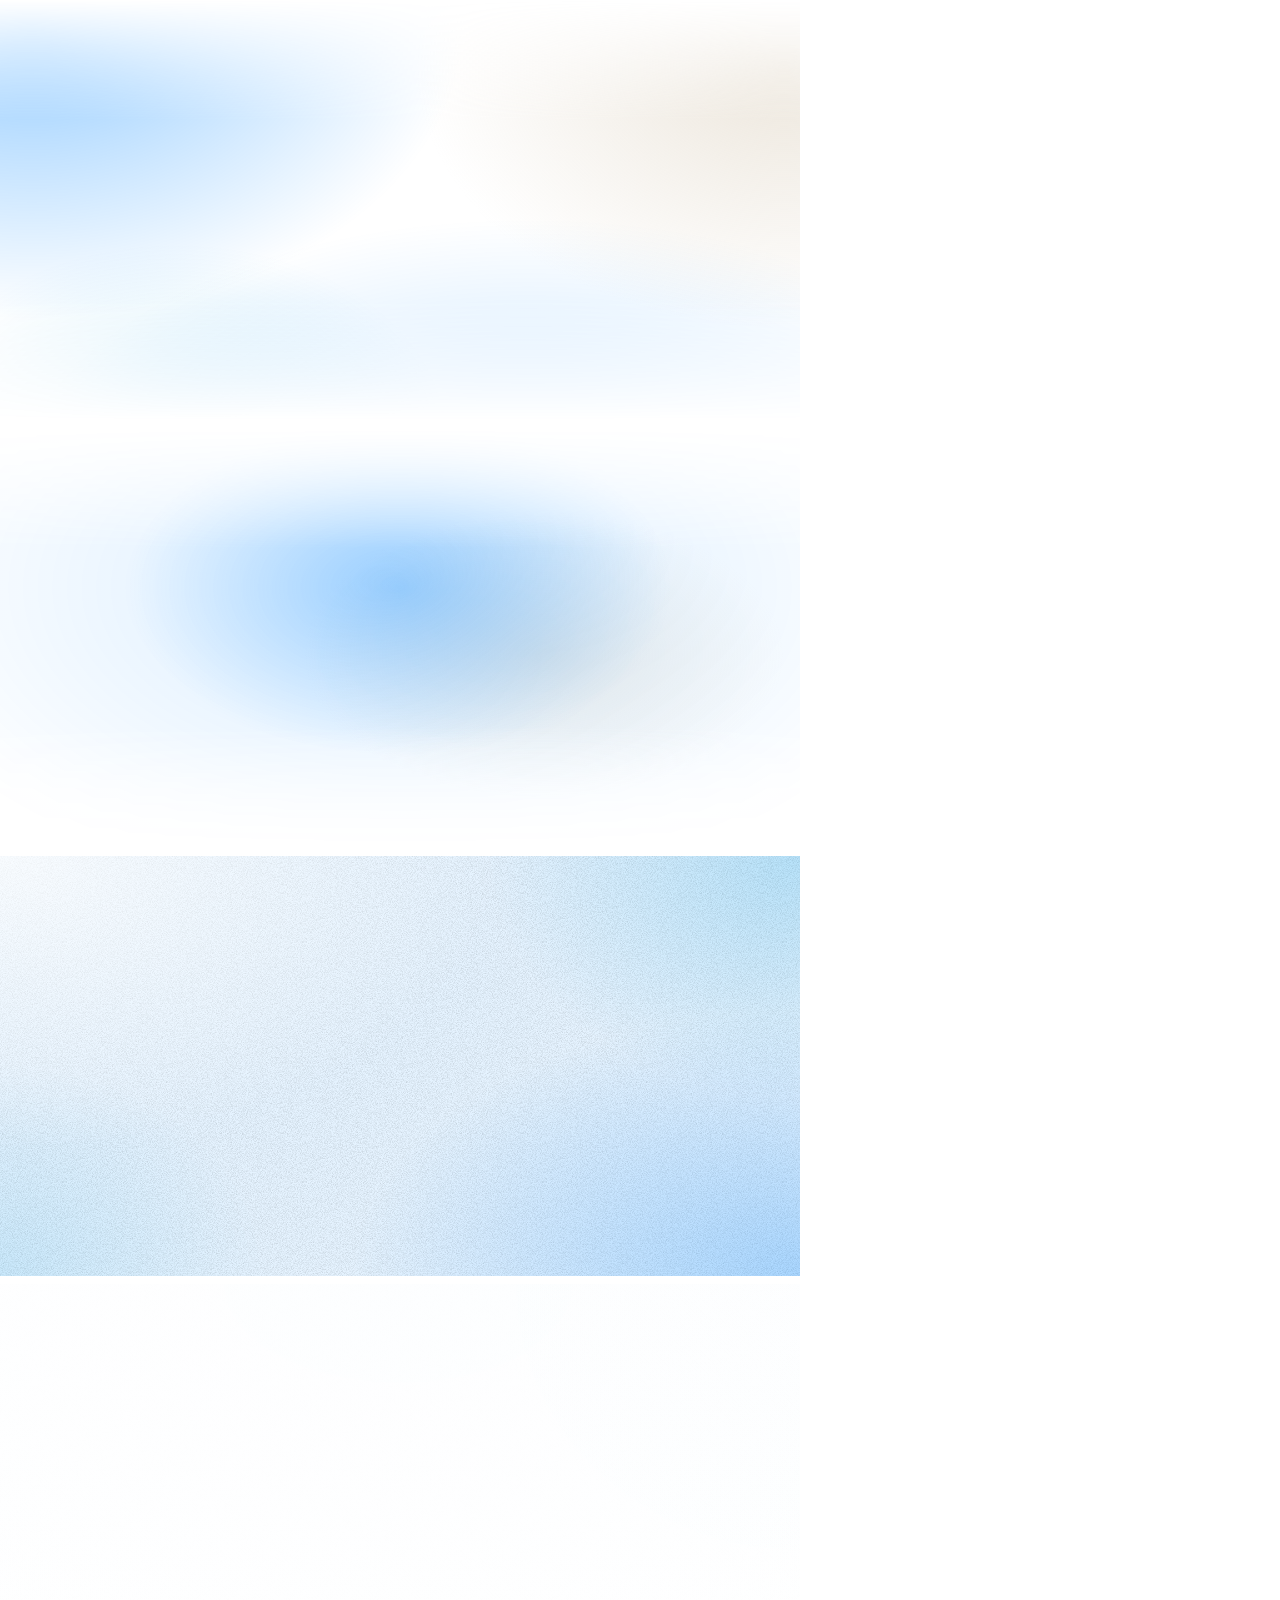
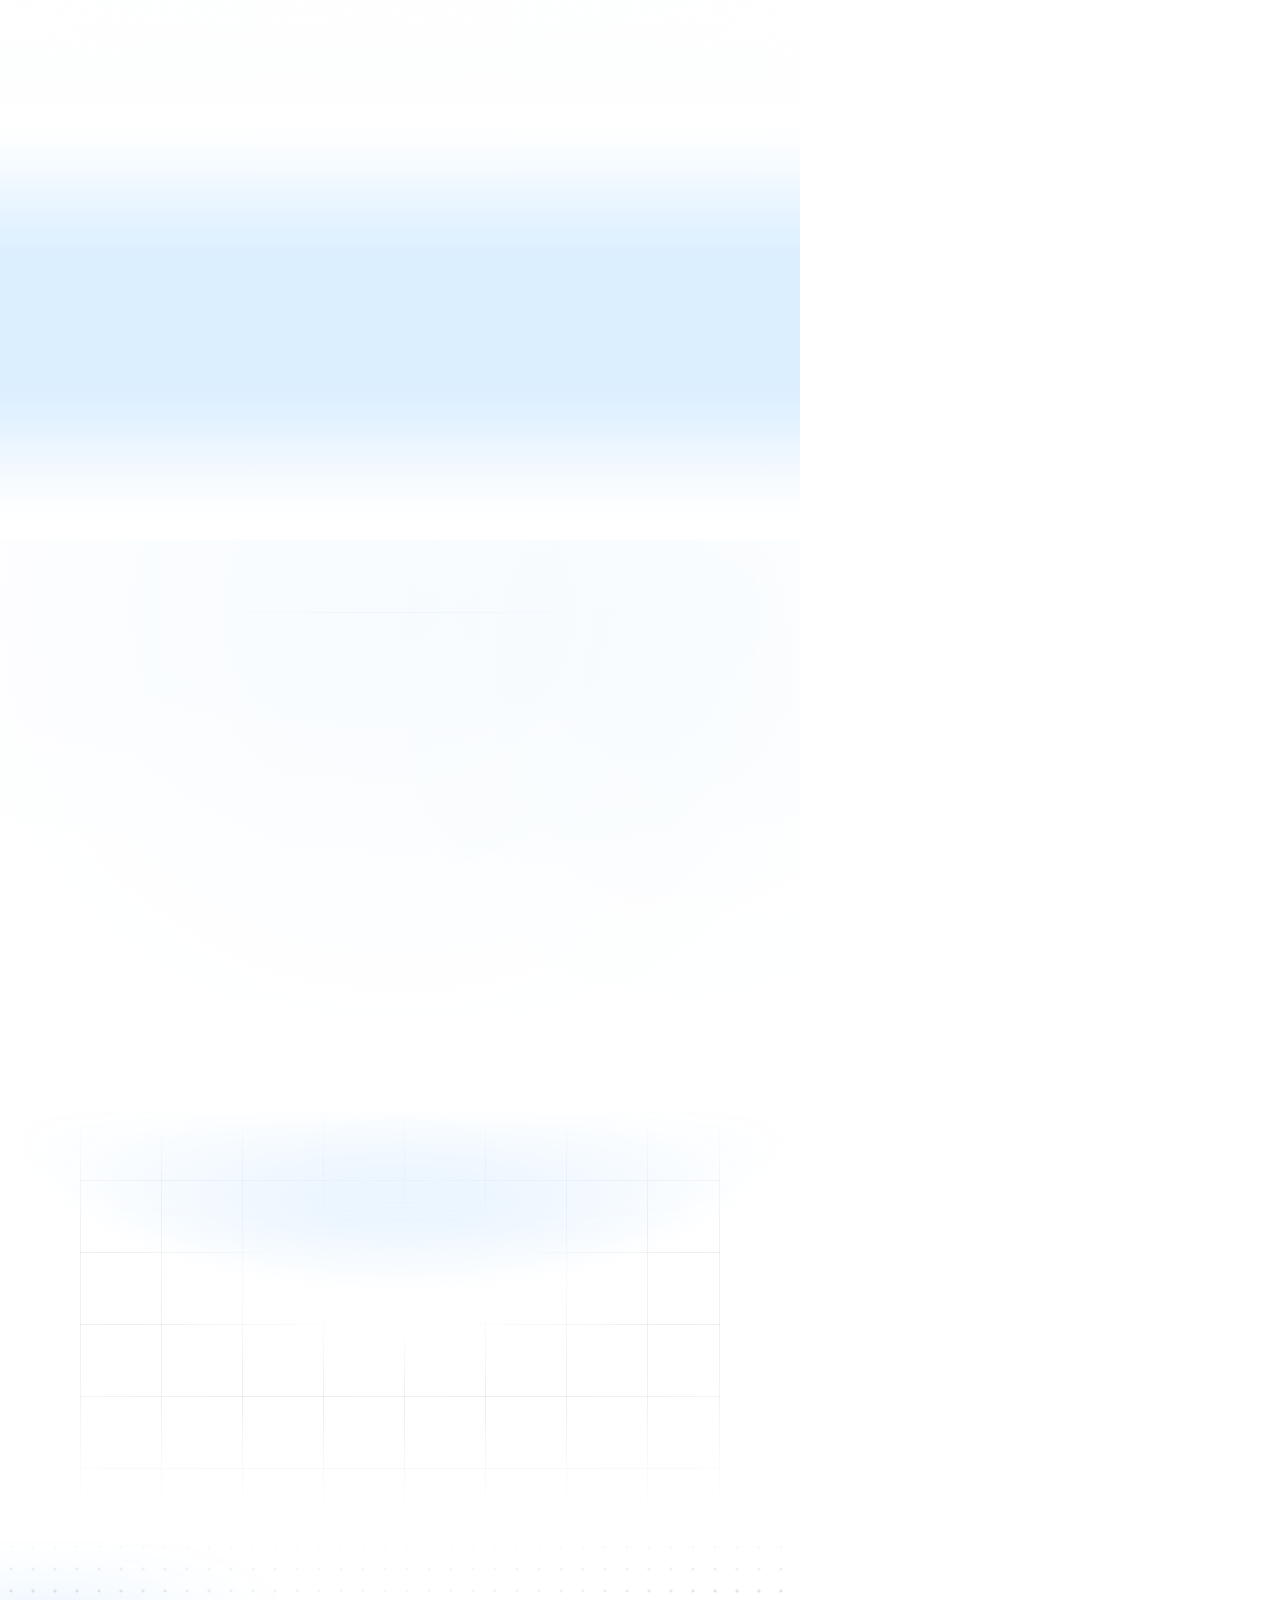
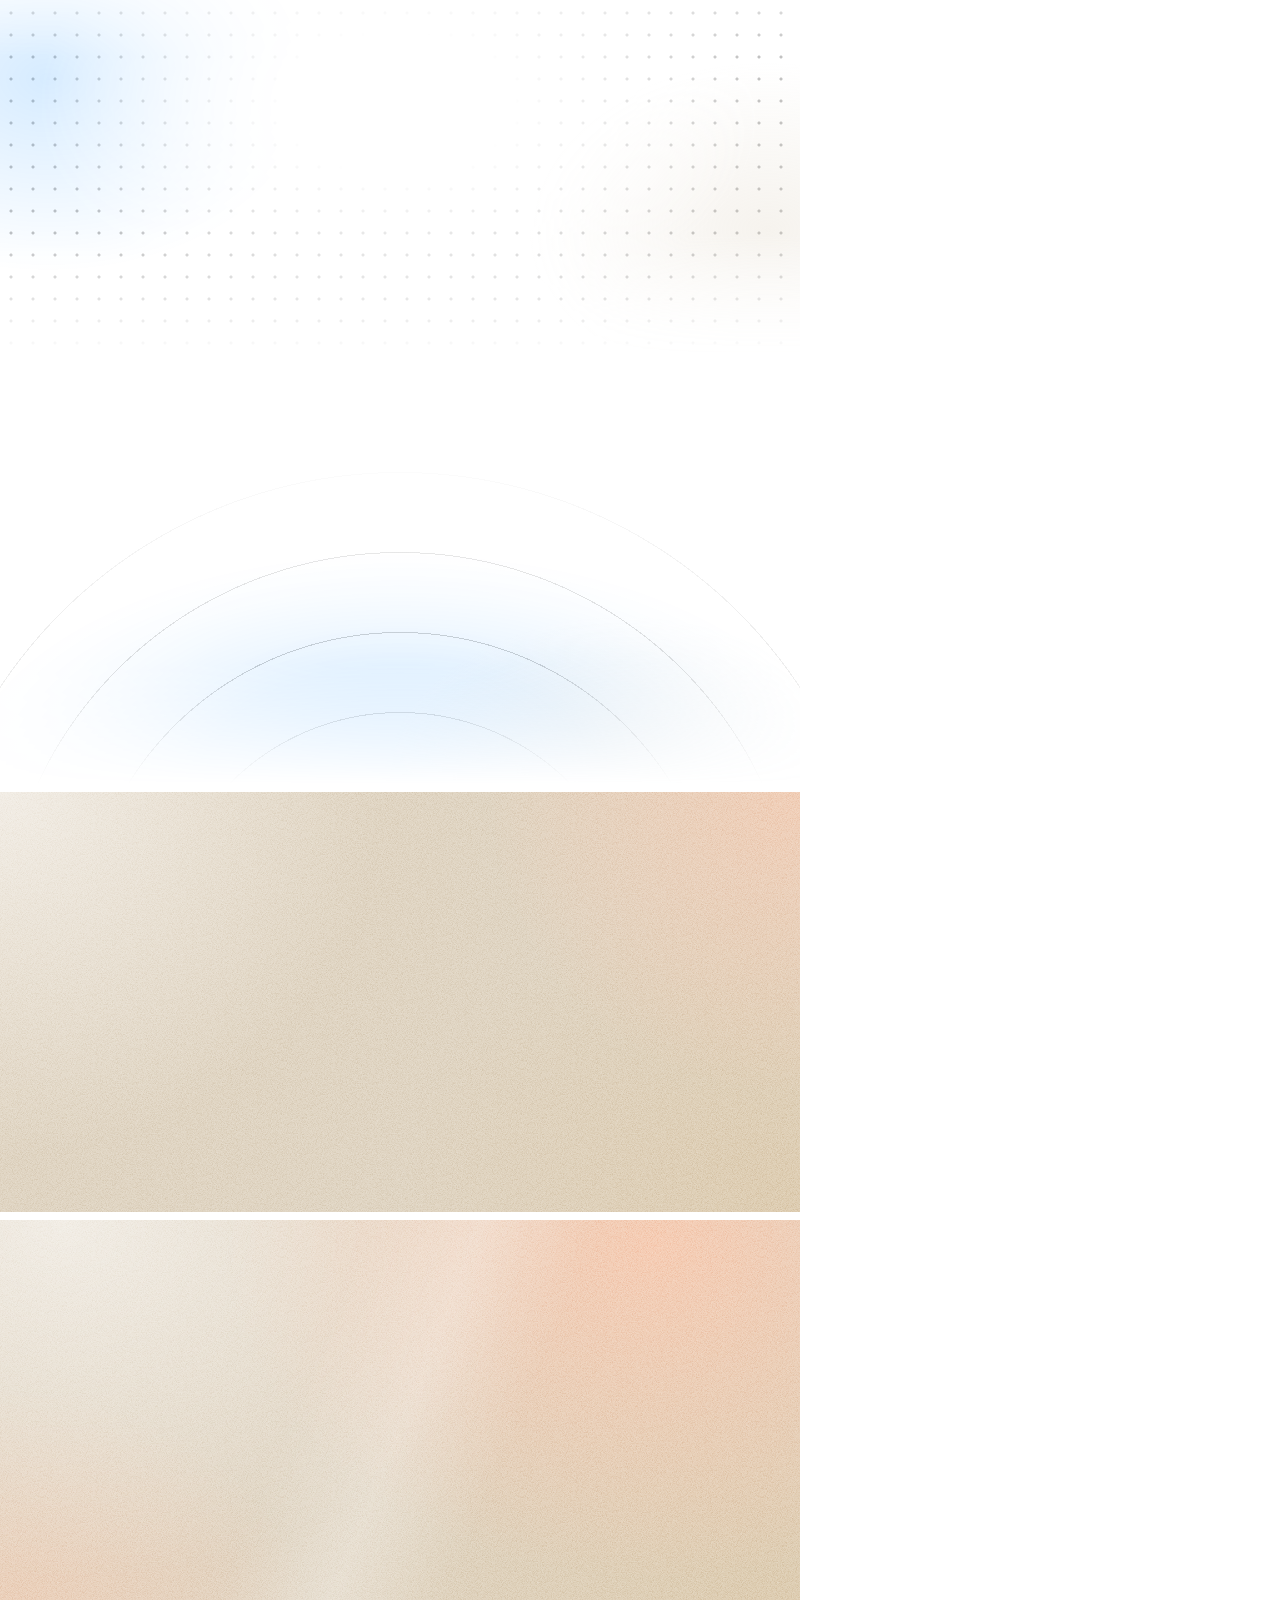
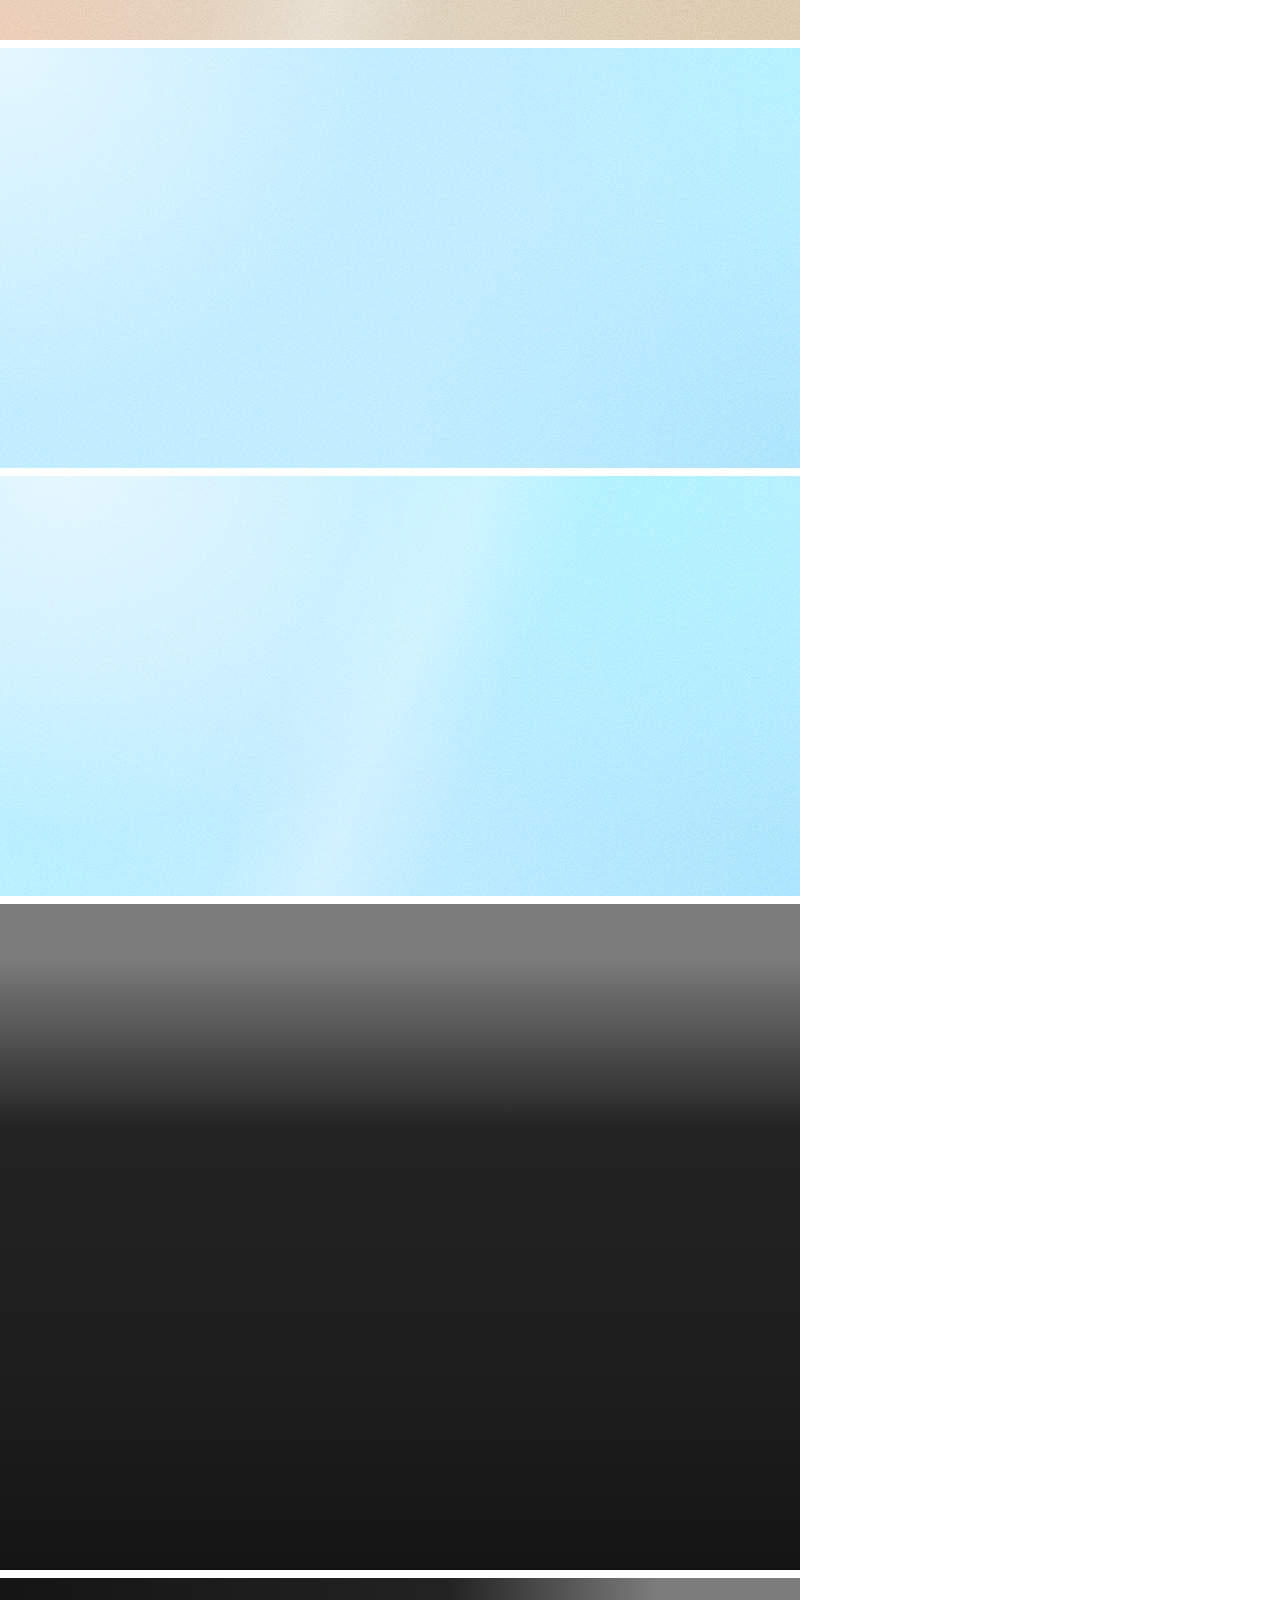
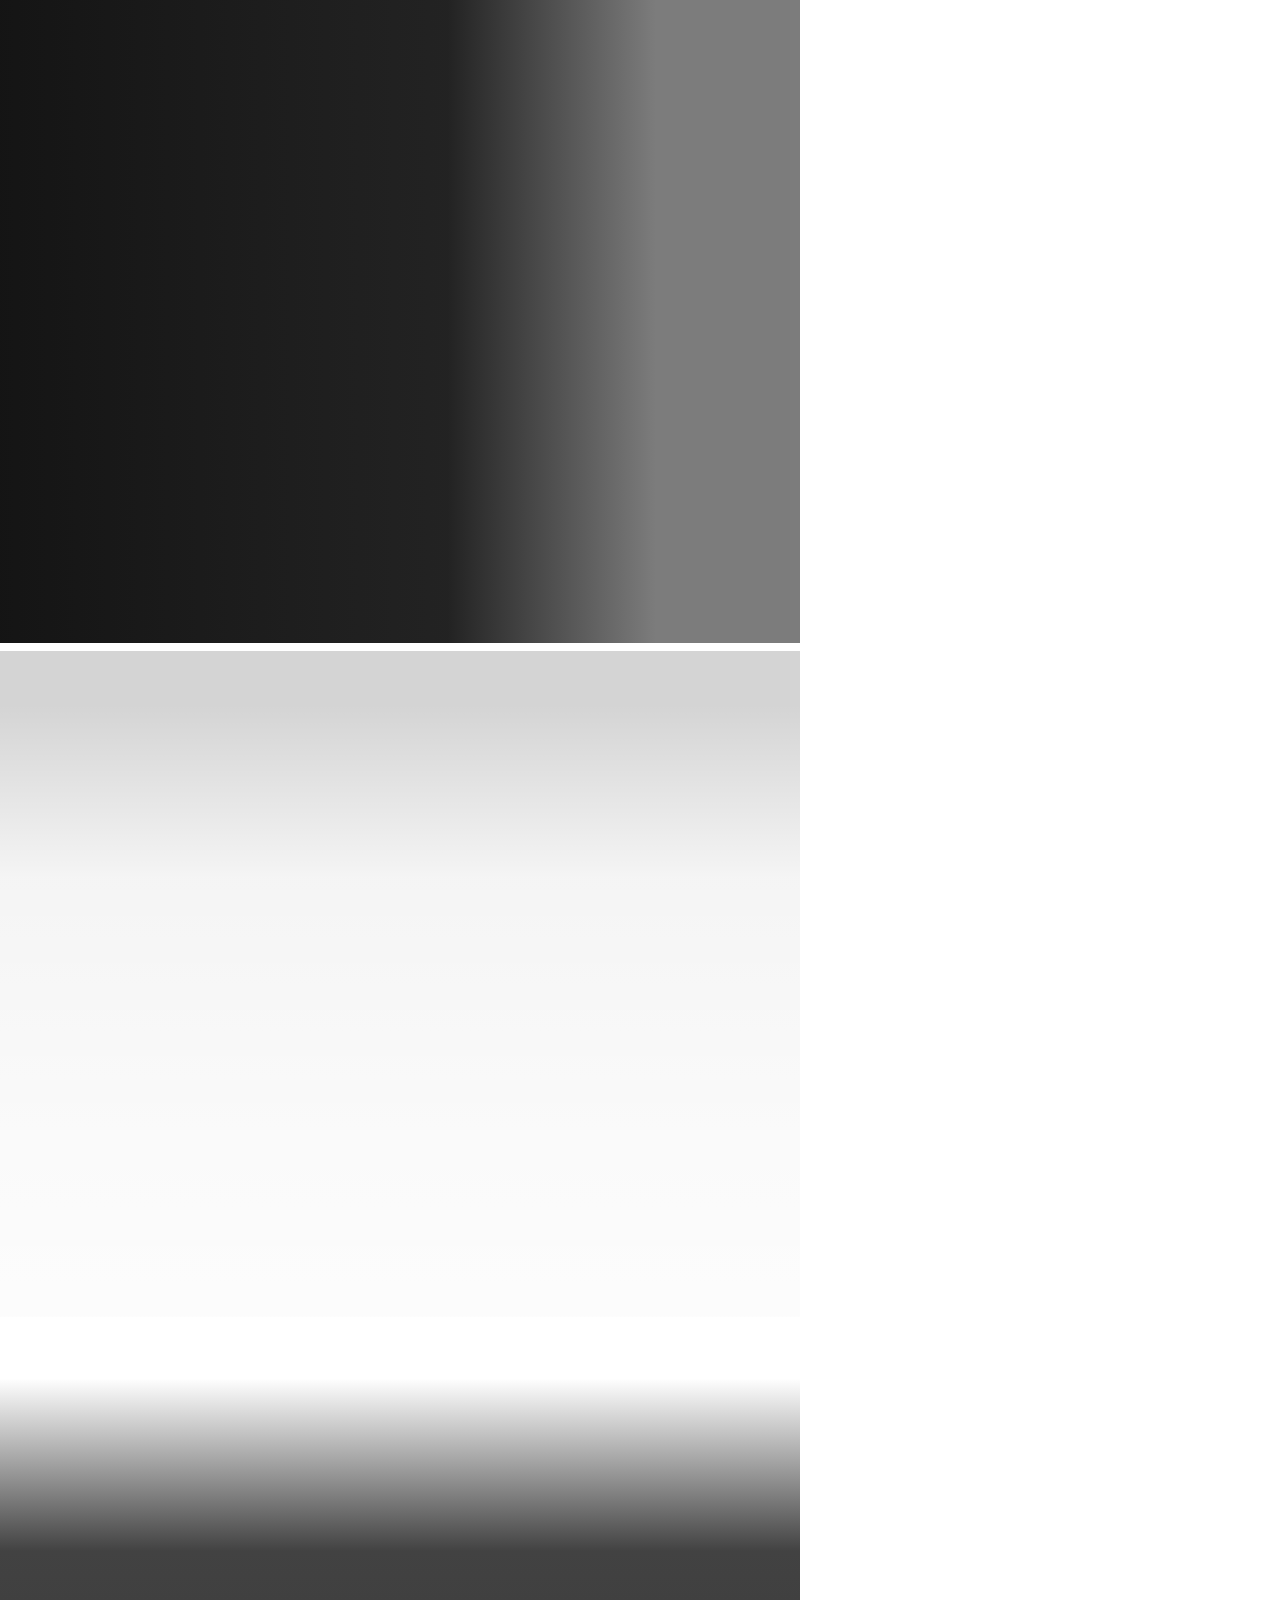
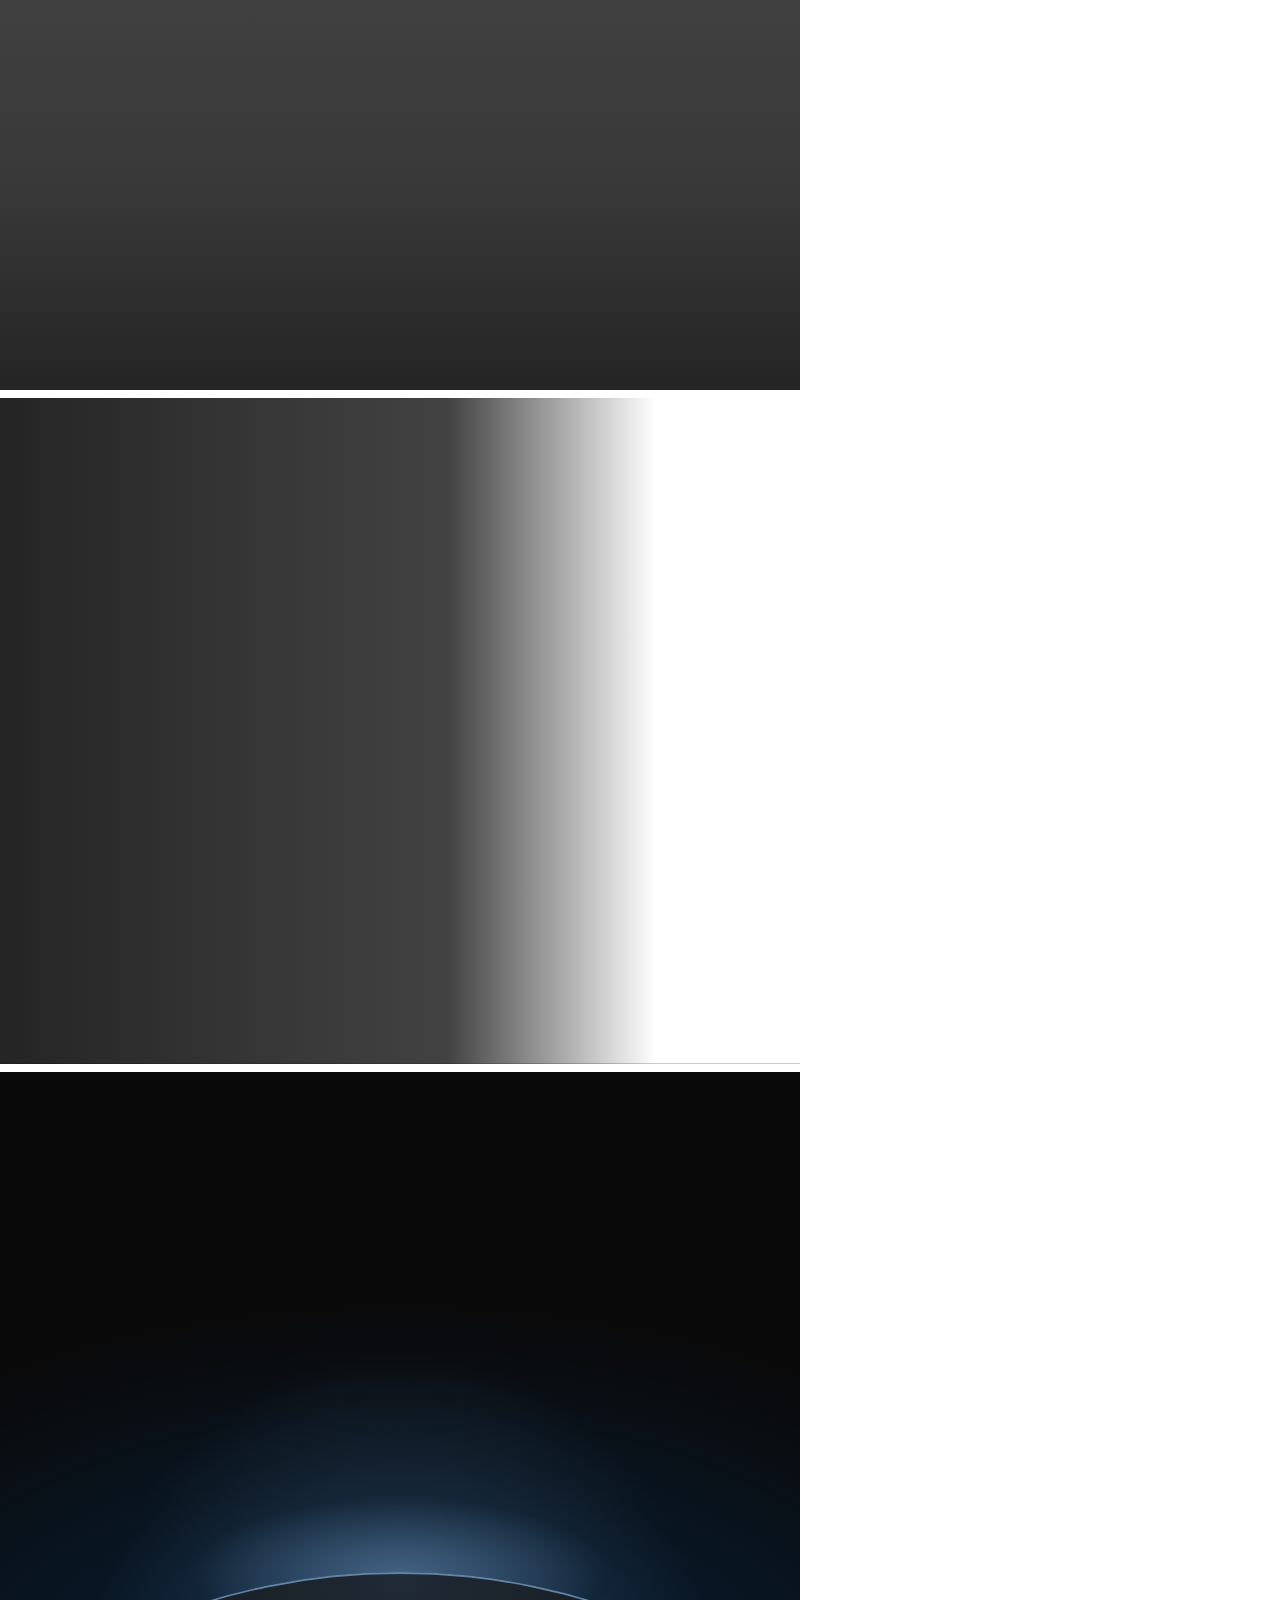
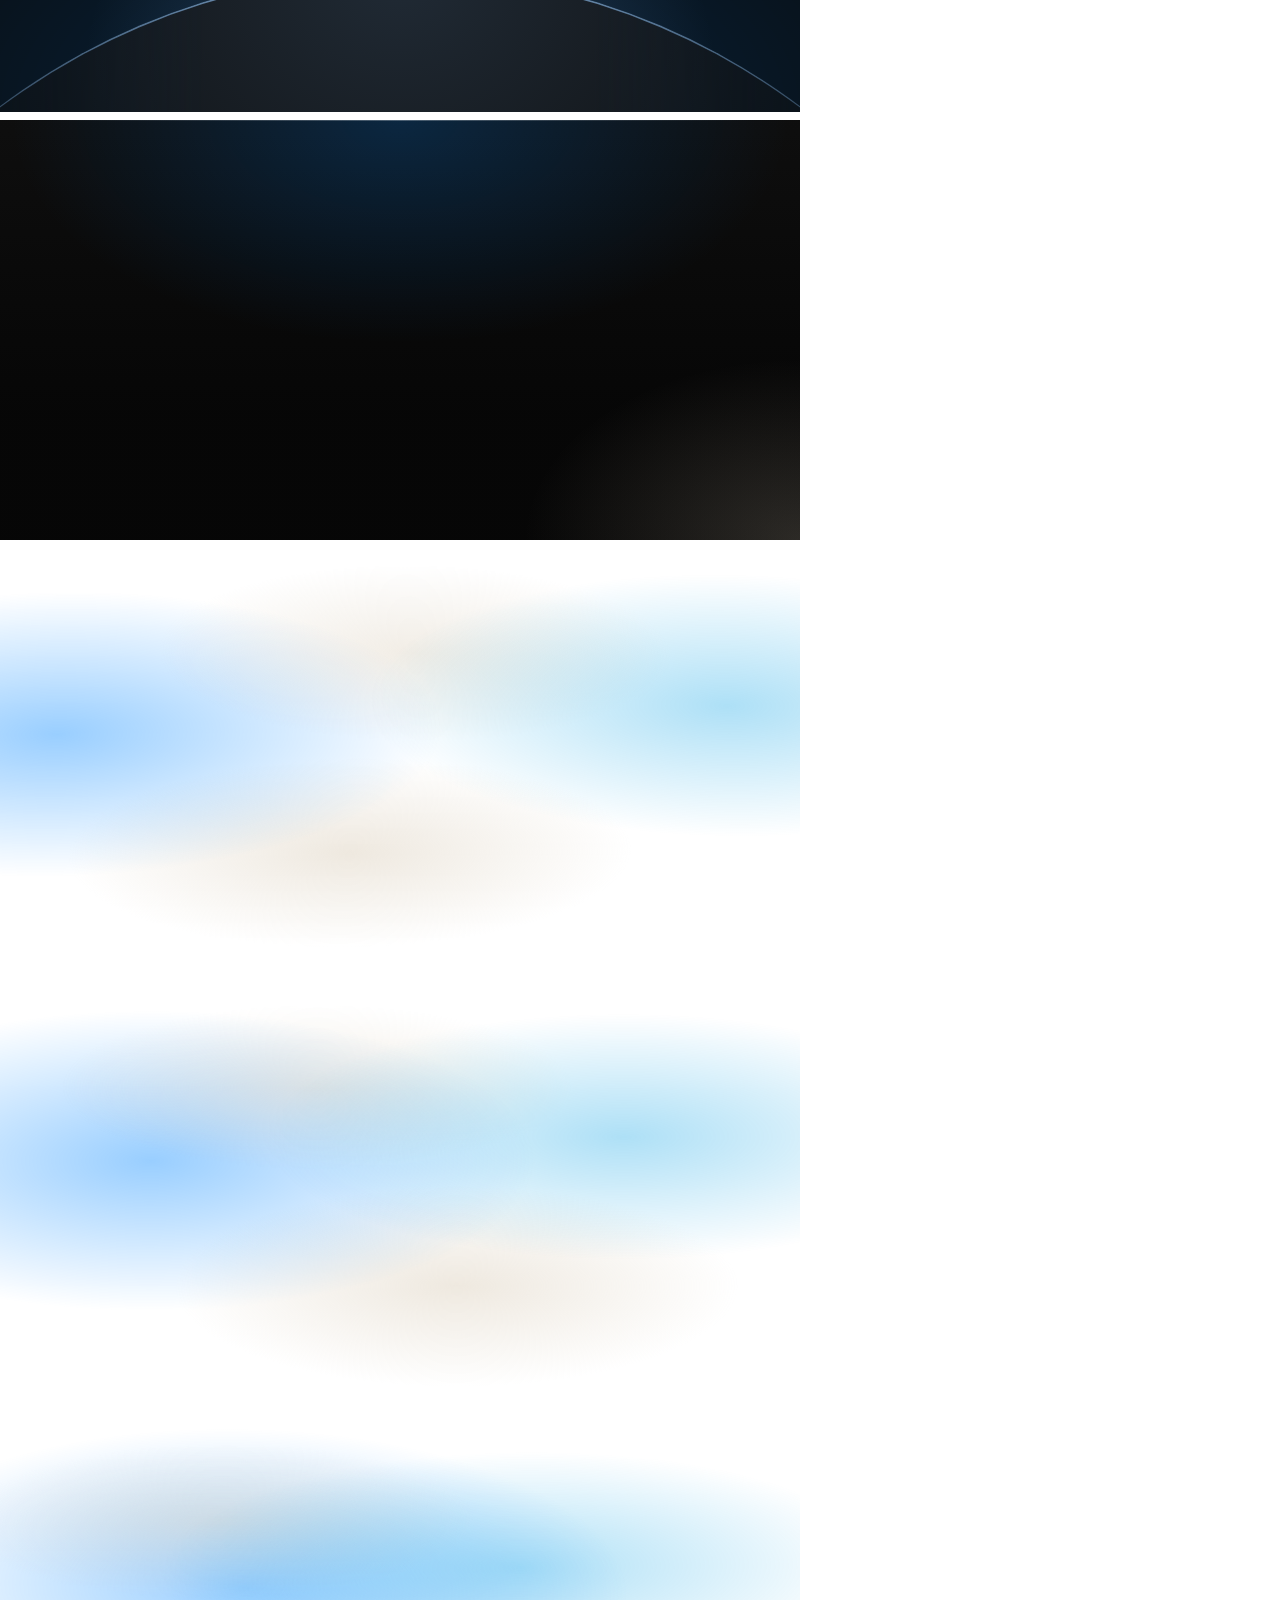
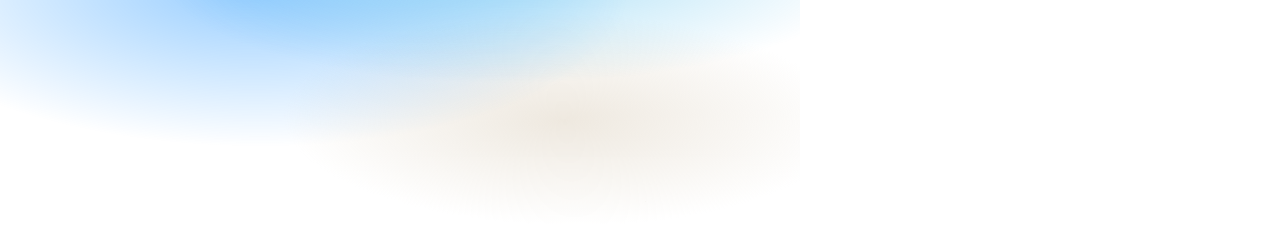
<file: .claude/skills/taste-skill/assets/backgrounds/check.html>
<!doctype html>
<html lang="en" data-ground="sand">
<head>
<meta charset="utf-8">
<title>Backgrounds contrast check</title>
<!-- Every ground in a 800px box, for check.mjs: it sets a palette, screenshots the boxes and measures
     the ink and muted contrast on every pixel of each ground's text zone (index.json). The photograph
     grounds sit on a flat grey picture: #7c7c7c for the dark scrim, #d4d4d4 for the light one; and the worst case of the dark scrim: a white
     picture (white words on it). The light scrim is for pale photographs only. -->
<link rel="stylesheet" href="../system.css">
<link rel="stylesheet" href="backgrounds.css">
<style>body { margin: 0; width: 800px; } .box { width: 800px; margin: 0 0 8px; padding: 24px; font-size: 20px; } .pi, .pm { visibility: hidden; } .pi { color: var(--ink); } .pm { color: var(--muted); }  /* the liquid blobs held at the start, the middle and the end of their drift (the keyframes in backgrounds.css), so the text zone is measured where they stand under it */
  .at-start::before { animation: none; transform: translate3d(-7%, 0, 0) skewX(-7deg) scaleY(.94); } .at-start::after { animation: none; transform: translate3d(8%, 0, 0) skewX(6deg) scaleY(1.04); }
  .at-mid::before { animation: none; transform: translate3d(.5%, 0, 0) skewX(-.5deg) scaleY(.995); } .at-mid::after { animation: none; transform: translate3d(-.5%, 0, 0) scaleY(.98); }
  .at-end::before { animation: none; transform: translate3d(8%, 0, 0) skewX(6deg) scaleY(1.05); } .at-end::after { animation: none; transform: translate3d(-9%, 0, 0) skewX(-6deg) scaleY(.92); }
</style>
<script src="backgrounds.js" defer></script>
</head>
<body>
<div class="bg-mist box" data-g="mist" style="height:420px"><span class="pi">Ink</span> <span class="pm">Muted</span></div>
<div class="bg-halo box" data-g="halo" style="height:420px"><span class="pi">Ink</span> <span class="pm">Muted</span></div>
<div class="bg-grain box" data-g="grain" style="height:420px"><span class="pi">Ink</span> <span class="pm">Muted</span></div>
<div class="bg-paper box" data-g="paper" style="height:420px"><span class="pi">Ink</span> <span class="pm">Muted</span></div>
<div class="bg-dusk box" data-g="dusk" style="height:420px"><span class="pi">Ink</span> <span class="pm">Muted</span></div>
<div class="bg-topglow box" data-g="topglow" style="height:560px"><span class="pi">Ink</span> <span class="pm">Muted</span></div>
<div class="bg-ruled box" data-g="ruled" style="height:420px"><span class="pi">Ink</span> <span class="pm">Muted</span></div>
<div class="bg-dots box" data-g="dots" style="height:420px"><span class="pi">Ink</span> <span class="pm">Muted</span></div>
<div class="bg-arcs box" data-g="arcs" style="height:420px"><span class="pi">Ink</span> <span class="pm">Muted</span></div>
<div class="bg-band box" data-g="band" style="height:420px"><span class="pi">Ink</span> <span class="pm">Muted</span></div>
<div class="bg-field box" data-g="field" style="height:420px"><span class="pi">Ink</span> <span class="pm">Muted</span></div>
<div class="bg-band bg-tint box" data-g="band-tint" style="height:420px"><span class="pi">Ink</span> <span class="pm">Muted</span></div>
<div class="bg-field bg-tint box" data-g="field-tint" style="height:420px"><span class="pi">Ink</span> <span class="pm">Muted</span></div>
<div class="bg-photo box" data-g="photo" style="height:520px;--g-photo:linear-gradient(#7c7c7c,#7c7c7c)"><span class="pi">Ink</span> <span class="pm">Muted</span></div>
<div class="bg-photo bg-photo--left box" data-g="photo-left" style="height:520px;--g-photo:linear-gradient(#7c7c7c,#7c7c7c)"><span class="pi">Ink</span> <span class="pm">Muted</span></div>
<div class="bg-photo bg-photo--light box" data-g="photo-light" style="height:520px;--g-photo:linear-gradient(#d4d4d4,#d4d4d4)"><span class="pi">Ink</span> <span class="pm">Muted</span></div>
<div class="bg-photo box" data-g="photo-white" style="height:520px;--g-photo:linear-gradient(#fff,#fff)"><span class="pi">Ink</span> <span class="pm">Muted</span></div>
<div class="bg-photo bg-photo--left box" data-g="photo-left-white" style="height:520px;--g-photo:linear-gradient(#fff,#fff)"><span class="pi">Ink</span> <span class="pm">Muted</span></div>
<div class="bg-horizon box" data-g="horizon" style="height:640px"><span class="pi">Ink</span> <span class="pm">Muted</span></div>
<div class="bg-deep box" data-g="deep" style="height:420px"><span class="pi">Ink</span> <span class="pm">Muted</span></div>
<div class="bg-liquid box at-start" data-g="liquid" data-no-pause style="height:420px"><span class="pi">Ink</span> <span class="pm">Muted</span></div>
<div class="bg-liquid box at-mid" data-g="liquid-mid" data-no-pause style="height:420px"><span class="pi">Ink</span> <span class="pm">Muted</span></div>
<div class="bg-liquid box at-end" data-g="liquid-end" data-no-pause style="height:420px"><span class="pi">Ink</span> <span class="pm">Muted</span></div>

</body>
</html>
</file>
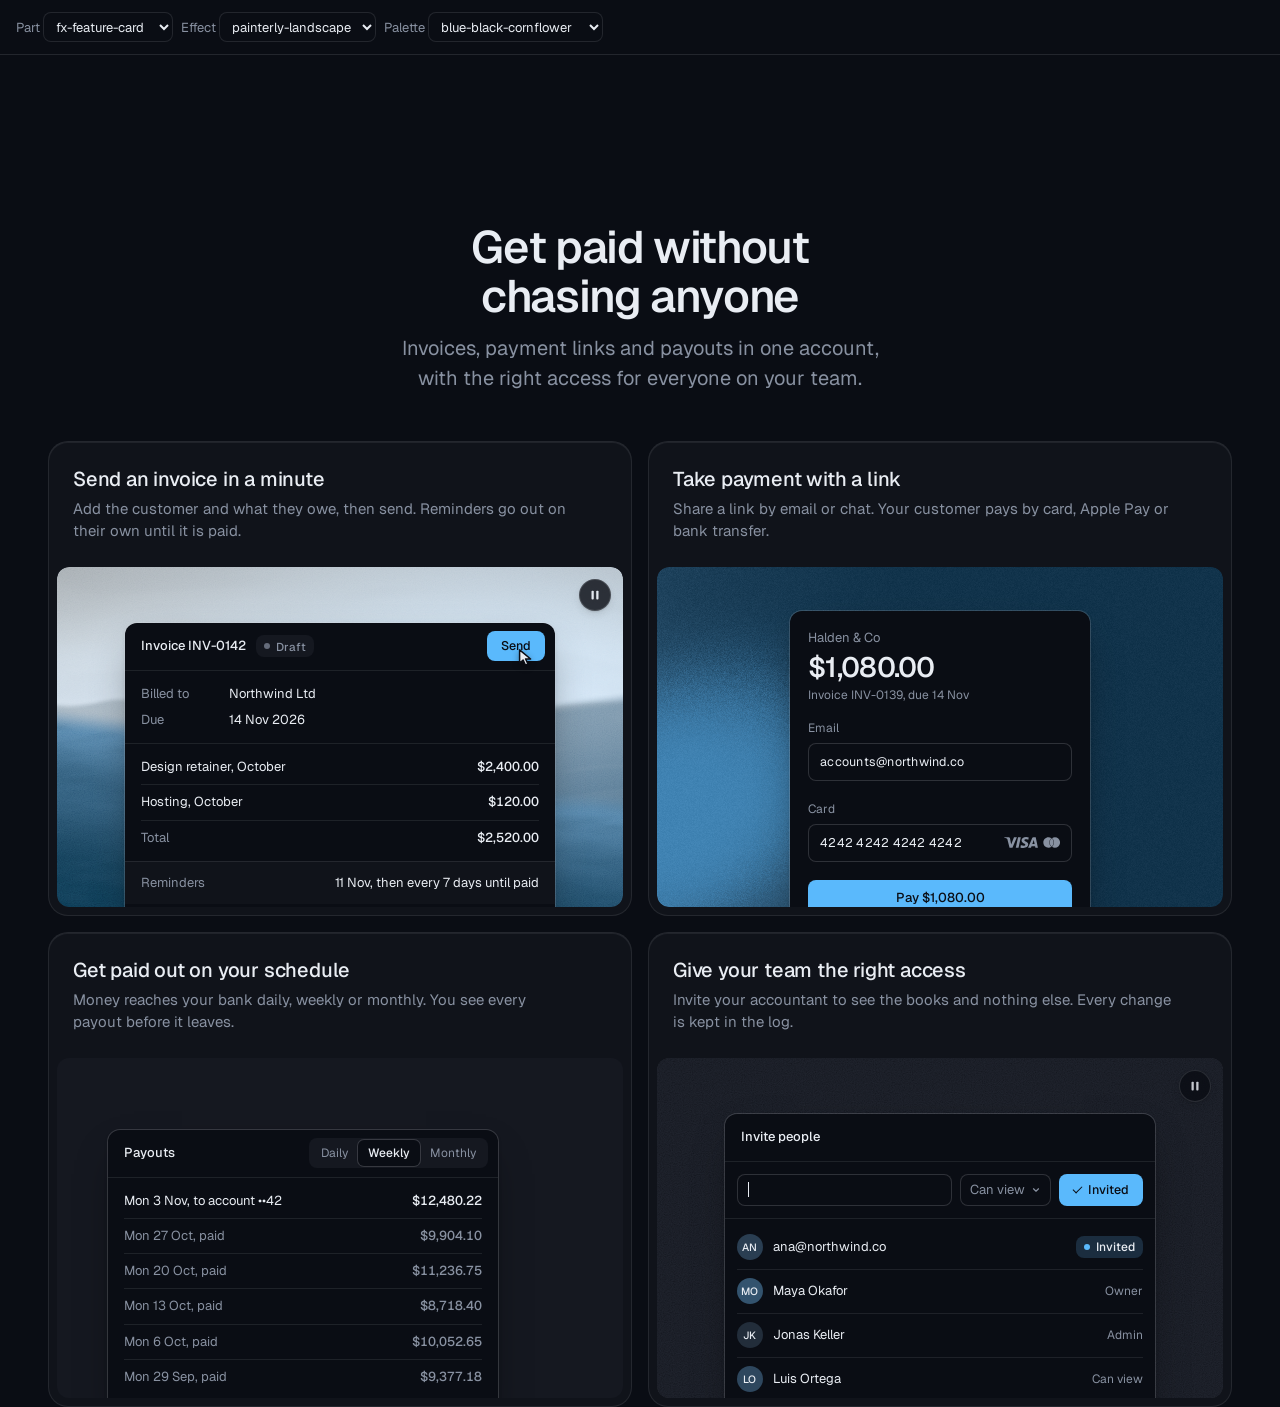
<file: .claude/skills/taste-skill/assets/components/_lab.html>
<!doctype html>
<html lang="en" data-radius="soft">
<head>
<script>window.__tpGlMax = 16;   /* a gallery shows many live effects at once; a page of a site keeps the default 4 (fx.js) */</script>
<meta charset="utf-8">
<meta name="viewport" content="width=device-width, initial-scale=1">
<title>Component lab</title>
<link rel="preconnect" href="https://fonts.googleapis.com">
<link rel="preconnect" href="https://fonts.gstatic.com" crossorigin>
<link href="https://fonts.googleapis.com/css2?family=Geist:wght@100..900&family=Geist+Mono:wght@400..600&display=swap" rel="stylesheet">
<link rel="stylesheet" href="../system.css">
<link rel="stylesheet" href="./base.css">
<style>
  /* one component on its own, with a chosen effect (or object) and palette:
     _lab.html?c=fx-chart&fx=ruled-grounds&palette=white-link-blue&w=640 */
  :root { --font-display: "Geist", system-ui, sans-serif; --font-text: "Geist", system-ui, sans-serif; --font-mono: "Geist Mono", ui-monospace, monospace; --display-weight: 560; --display-tracking: -0.03em; }
  body { min-height: 100vh; margin: 0; }
  .bar { display: flex; flex-wrap: wrap; gap: 8px; align-items: center; padding: 12px 16px; border-bottom: 1px solid var(--line); font: 13px/1.4 var(--font-text); color: var(--muted); }
  .bar select { font: inherit; color: var(--ink); background: var(--bg); border: 1px solid var(--line); border-radius: var(--r-sm); height: 30px; padding: 0 8px; }
  .stage { padding: clamp(16px, 4vw, 48px); margin-inline: auto; }
</style>
</head>
<body>
<div class="bar">
  <label>Part <select id="c"></select></label>
  <label>Effect <select id="fx"></select></label>
  <label>Palette <select id="pal"></select></label>
</div>
<main class="stage" id="stage"></main>
<script type="module">
  import fx from '../effects/fx.js';
  const PARTS = ['fx-feature-card', 'fx-dither-object', 'fx-headline', 'fx-button', 'fx-prompt', 'fx-icon-tiles', 'fx-stat', 'fx-globe', 'fx-map', 'fx-chart', 'fx-bars', 'fx-band', 'fx-spotlight', 'fx-photo', 'fx-avatar', 'fx-search', 'fx-logos', 'fx-tabs', 'fx-pricing', 'fx-progress'];
  const PALETTES = {
    'blue-black-cornflower': { bg: '#0a0d14', surface: '#131824', ink: '#e9edf3', muted: '#8891a1', accent: '#5ab9fc', accentInk: '#0a0d14' },
    'graphite-safety-orange': { bg: '#18191b', surface: '#222427', ink: '#eff0f1', muted: '#9c9ea3', accent: '#ff4a1f', accentInk: '#18191b' },
    'white-link-blue': { bg: '#ffffff', surface: '#f4f4f4', ink: '#111111', muted: '#6b6b6b', accent: '#1a4be0', accentInk: '#ffffff' },
    'moss-sand': { bg: '#ddd6c6', surface: '#d2cab8', ink: '#2a2a26', muted: '#59574e', accent: '#4f6238', accentInk: '#ffffff' },
    'cobalt-field': { bg: '#0034eb', surface: '#002fd6', ink: '#ffffff', muted: '#dfe4f2', accent: '#e9e34a', accentInk: '#111111' },
  };
  const q = new URLSearchParams(location.search);
  const part = PARTS.includes(q.get('c')) ? q.get('c') : PARTS[0];
  const palId = PALETTES[q.get('palette')] ? q.get('palette') : 'blue-black-cornflower';
  const p = PALETTES[palId];
  const s = document.documentElement.style;
  const action = fx.color.contrast(p.accent, p.bg) >= 2.2 ? p.accent : p.ink;
  Object.entries({ '--p-bg': p.bg, '--p-surface': p.surface, '--p-ink': p.ink, '--p-muted': p.muted, '--p-accent': p.accent, '--p-accent-ink': p.accentInk, '--p-action': action, '--p-action-ink': action === p.accent ? p.accentInk : p.bg }).forEach(([k, v]) => s.setProperty(k, v));
  s.colorScheme = fx.color.isDark(p.bg) ? 'dark' : 'light';
  if (q.has('fallback')) fx.config.forceFallback = true;
  // one part at a time: at most 4 live WebGL contexts on this page
  fx.config.maxLive = 4;
  if (q.has('w')) document.getElementById('stage').style.maxWidth = q.get('w') + 'px';

  const base = `./${part}/`;
  const [meta, html, mod] = await Promise.all([fetch(base + 'meta.json').then(r => r.json()), fetch(base + 'component.html').then(r => r.text()), import(base + 'component.js')]);
  const link = Object.assign(document.createElement('link'), { rel: 'stylesheet', href: base + 'component.css' });
  document.head.append(link);
  await new Promise(r => { link.onload = link.onerror = r; });
  const choices = meta.effects?.length ? meta.effects : meta.objects || [];
  const chosen = choices.includes(q.get('fx')) ? q.get('fx') : meta.default;
  const stage = document.getElementById('stage');
  stage.innerHTML = html;
  const root = stage.firstElementChild;
  // the chosen effect goes where the part reads it: data-cx-object, data-cx-fill, or data-cx-effect on the root
  // the dither object: one figure set to the chosen object (one live object, as on a page); no caption under it
  if (meta.objects) {
    const fig = root.matches('[data-cx-object]') ? root : root.querySelector('[data-cx-object]');
    fig.dataset.cxObject = chosen;
    if (q.get('render') === 'studio') fig.dataset.cxRender = 'studio';
    fig.querySelector('.cx-obj__stage').removeAttribute('aria-label');
    fig.style.maxWidth = '720px';
  }
  // without ?fx= the markup keeps its own effects (the feature card mixes a landscape and a grain: setting
  // the default on every panel would paint the grain panel as a landscape too)
  else if (!choices.includes(q.get('fx'))) { /* as written */ }
  else if (root.querySelector('[data-cx-fill]')) root.querySelectorAll('[data-cx-fill]').forEach(el => { el.dataset.cxFill = chosen; });
  else if (root.querySelector('[data-cx-effect]')) root.querySelectorAll('[data-cx-effect]').forEach(el => { el.dataset.cxEffect = chosen; });
  else root.dataset.cxEffect = chosen;
  // the map draws its baked streets; an effect named with ?fx= shows its fallback ground (no map data) instead
  if (part === 'fx-map' && choices.includes(q.get('fx'))) delete root.dataset.cxMap;
  await document.fonts.ready;
  window.__part = mod.default(root);
  setTimeout(() => { document.documentElement.dataset.ready = '1'; }, 1200);

  const fill = (sel, list, cur, key) => {
    const el = document.getElementById(sel);
    el.innerHTML = list.map(v => `<option${v === cur ? ' selected' : ''}>${v}</option>`).join('');
    el.addEventListener('change', () => { q.set(key, el.value); if (key === 'c') q.delete('fx'); location.search = q.toString(); });
  };
  fill('c', PARTS, part, 'c');
  // a part whose default is none (the map's streets, the photograph as it is) lists none first, so the
  // select never shows an effect that is not on
  fill('fx', meta.default === 'none' ? ['none', ...choices] : choices, chosen, 'fx');
  fill('pal', Object.keys(PALETTES), palId, 'palette');
</script>
</body>
</html>
</file>
<file: .claude/skills/taste-skill/assets/system.css>
/*
  taste-skill system.css - the one system for the page. Link it first, then assets/ui/cards.css (the
  feature card, its panel and the fragment placements), then set the palette (--p-*), the fonts and
  the radius set on :root in the page (node scripts/start.mjs prints that block).
  Do not add a second grid, spacing scale, type scale, radius scale, button or card style.
*/

/* ---------------------------------------------------------------- tokens */
:root {
  /* palette (hex only; fx.js reads --bg --surface --ink --muted --accent --accent-ink) */
  --p-bg: #ffffff;
  --p-surface: #f4f4f4;
  --p-ink: #111111;
  --p-muted: #6b6b6b;
  --p-accent: #1a4be0;
  --p-accent-ink: #ffffff;
  --p-action: #1a4be0;      /* buttons, links, focus: the accent, or the ink when the accent is too pale */
  --p-action-ink: #ffffff;
  --p-inv-bg: #111111;
  --p-inv-surface: #1c1c1c;
  --p-inv-ink: #f4f4f4;
  --p-inv-muted: #a3a3a3;
  --p-inv-accent: #ffffff;
  --p-inv-accent-ink: #111111;
  --p-inv-action: #ffffff;
  --p-inv-action-ink: #111111;
  /* the lit ground behind UI and in the closing band (references/cards.md), one per page, tech pages only
     (none on kind other, which is flat): <html data-ground="sand|sky|sage|painting">. system.js gives it to every ground
     that holds UI, on light and dark pages alike; --hue on one panel changes only its accent */
  --ground-bg: #d9ccb7; --ground-surface: #e9e0d2; --ground-ink: #2a2622; --ground-muted: #5a534a; --ground-accent: #a8794a;

  /* fonts */
  --font-display: system-ui, -apple-system, "Segoe UI", sans-serif;
  --font-text: system-ui, -apple-system, "Segoe UI", sans-serif;
  --font-mono: ui-monospace, "SFMono-Regular", Menlo, Consolas, monospace;
  --display-weight: 400;    /* headlines 400; 500 on a tech page (software, gaming, hardware) */
  --display-tracking: -0.025em;

  /* the page rhythm (references/layout-v4.md): one section per screen. The header is fixed and
     --nav tall; every section is padded --padt above and --padb (plus the phone action bar, --bar)
     below, and is exactly one or two screens tall (--h: 1 or 2; --hm on a phone). The hero's words
     start --hgap under the header and its content ends --hpadb above the fold. */
  --nav: 72px;
  --padt: 120px;
  --padb: 72px;
  --hgap: 48px;
  --hpadb: 64px;
  --bar: 0px;
  /* grid: one .wrap (alias .container) for the header, every section and the footer, the same
     --gut on both sides: 1280 wide at x 80-1360 at 1440, 342 at x 24-366 at 390 */
  --container: 1280px;
  --gut: 80px;
  --pad: var(--gut);
  --gutter: 24px;

  /* spacing: 4/8 scale */
  --s-1: 4px;  --s-2: 8px;  --s-3: 12px; --s-4: 16px; --s-5: 24px;
  --s-6: 32px; --s-7: 48px; --s-8: 64px; --s-9: 96px; --s-10: 128px;
  --section: 40px;      /* only a .section outside main (the kit's demo pages); every main > section and
                           footer.closing take --padt and --padb */
  --section-band: 56px; /* the same for an older footer outside footer.closing */
  --head-gap: 48px;     /* the one heading-to-content gap, 32 on a phone (layout.css reads it as --ly-head-gap) */
  --card-pad: 16px;     /* card padding (cards.css sets its own for cards with a panel) */
  --card-gap: 16px;     /* gap between cards */

  /* type scale (the only sizes on the page) */
  --t-label: 13px;
  --t-small: 14px;
  --t-body: 16px;
  --t-lead: 18px;
  --t-card: 18px;
  --t-h3: 24px;
  /* straight lines from the phone size at 390 to the desktop size at 1440 (system.md's table) */
  --t-h2: clamp(30px, 1.72vw + 23.3px, 48px);
  --t-h1: clamp(38px, 3.24vw + 25.4px, 72px);
  /* a big number stays a step under the h2 (VI-11): 38 at 1440, 28 at 390, so it never reads as a
     section heading; a stats row and a price set their own, smaller still */
  --t-stat: clamp(28px, .952vw + 24.29px, 38px);

  /* radius: one scale (soft by default; data-radius on <html> switches it) */
  --r-sm: 8px;  --r-md: 12px; --r-lg: 20px; --r-btn: 8px;

  /* controls (fixed here; a page never adds its own) */
  --btn-h: 44px;
  --btn-h-sm: 36px;
  --nav-h: var(--nav);  /* the older name, kept for the kit's files */
  --icon: 16px;         /* small icons: socials, menu chevrons, mono brand marks */

  /* motion */
  --ease: cubic-bezier(.2, .7, .2, 1);
  --dur: 180ms;
}
html[data-radius="sharp"] { --r-sm: 4px; --r-md: 6px;  --r-lg: 8px;  --r-btn: 4px; }
html[data-radius="soft"]  { --r-sm: 8px; --r-md: 12px; --r-lg: 20px; --r-btn: 8px; }
html[data-radius="round"] { --r-sm: 10px; --r-md: 16px; --r-lg: 24px; --r-btn: 999px; }
/* the four lit grounds (references/cards.md); sand is the default above. painting goes with
   painterly-landscape (x.ai's daylight sky over olive hills) */
html[data-ground="sky"]      { --ground-bg: #c6d3df; --ground-surface: #d6e0e9; --ground-ink: #25303a; --ground-muted: #4d5964; --ground-accent: #3f6a92; }
html[data-ground="sage"]     { --ground-bg: #cdd6c6; --ground-surface: #dce3d6; --ground-ink: #262d24; --ground-muted: #535b51; --ground-accent: #6c8e63; }
html[data-ground="painting"] { --ground-bg: #79a8d6; --ground-surface: #a6c4e2; --ground-ink: #16212c; --ground-muted: #273949; --ground-accent: #9c9b3c; }
/* cards.css takes its card and panel radii from this scale */
html[data-radius] .card { --c-r: var(--r-lg); }
html[data-radius] .panel { --p-r: var(--r-md); }

/* a phone: the header 56, the sections padded 96 / 48, the hero's words 40 under the header and its
   content ending 24 above the fold, 24 at both sides, 12 between columns */
@media (max-width: 639px) {
  :root { --nav: 56px; --padt: 96px; --padb: 48px; --hgap: 40px; --hpadb: 24px; --gut: 24px; --gutter: 12px; --card-gap: 12px; --head-gap: 32px; }
}
@media (min-width: 640px) {
  :root { --gut: 48px; --section: 48px; --section-band: 72px; --card-pad: 24px; }
}
@media (min-width: 1024px) {
  :root { --gut: 80px; --section: 56px; --section-band: 96px; --card-gap: 24px;
          --t-lead: 20px; --t-card: 20px; --t-h3: 28px; }
  /* a place (and a local service): the 1200 column at x 120-1320 */
  html[data-type="place"] { --gut: 120px; --container: 1200px; }
}
/* a place (VI-06, ST-96, PH-23): its own smaller type (h1 48/53 and 32/37, h2 32/40 and 24/30, titles
   and the sub-line 20 and 18), the Recipe 3 hero's gap under its photograph (40, 24 on a phone),
   square photographs and cards and 2px buttons, whatever data-radius and data-buttons say */
:root[data-type="place"] {
  --hgap: 40px;
  --t-h1: clamp(32px, 1.524vw + 26.06px, 48px);
  --t-h2: clamp(24px, .762vw + 21px, 32px);
  --t-h3: clamp(20px, .381vw + 18.51px, 24px);
  --r-sm: 2px; --r-md: 0px; --r-lg: 0px; --r-btn: 2px;
}
:root[data-type="place"] :is(h1, .t-h1) { line-height: 1.104; }
:root[data-type="place"] :is(h2, .t-h2) { line-height: 1.25; }
@media (max-width: 639px) {
  :root[data-type="place"] { --hgap: 24px; }
  :root[data-type="place"] :is(h1, .t-h1) { line-height: 1.156; }
}

/* ---------------------------------------------------------------- grounds (at most three) */
:root, .ground-base {
  --bg: var(--p-bg); --surface: var(--p-surface); --ink: var(--p-ink); --muted: var(--p-muted);
  --accent: var(--p-accent); --accent-ink: var(--p-accent-ink); --card: var(--p-surface);
  --action: var(--p-action); --action-ink: var(--p-action-ink);
}
.ground-surface {
  --bg: var(--p-surface); --surface: var(--p-bg); --ink: var(--p-ink); --muted: var(--p-muted);
  --accent: var(--p-accent); --accent-ink: var(--p-accent-ink); --card: var(--p-bg);
  --action: var(--p-action); --action-ink: var(--p-action-ink);
}
.ground-inverse {
  --bg: var(--p-inv-bg); --surface: var(--p-inv-surface); --ink: var(--p-inv-ink); --muted: var(--p-inv-muted);
  --accent: var(--p-inv-accent); --accent-ink: var(--p-inv-accent-ink); --card: var(--p-inv-surface);
  --action: var(--p-inv-action); --action-ink: var(--p-inv-action-ink);
}
:root, .ground-base, .ground-surface, .ground-inverse {
  --line: color-mix(in oklab, var(--ink) 11%, transparent);
  --line-strong: color-mix(in oklab, var(--ink) 20%, transparent);
  /* effects (fx.js) and UI fragments (assets/ui) take the colours of the ground they sit on */
  --fx-bg: var(--bg); --fx-surface: var(--surface); --fx-ink: var(--ink); --fx-muted: var(--muted);
  --fx-accent: var(--accent); --fx-accent-ink: var(--accent-ink);
  --ui-font: var(--font-text); --ui-mono: var(--font-mono); --ui-radius: var(--r-md);
}
.ground-base, .ground-surface, .ground-inverse { background: var(--bg); color: var(--ink); }

/* ---------------------------------------------------------------- base */
*, *::before, *::after { box-sizing: border-box; }
/* an anchor lands on the section's top (the judge's frame): the fixed header covers --nav of its --padt */
html { -webkit-text-size-adjust: 100%; scroll-padding-top: 0; scroll-behavior: auto; margin: 0; }
body {
  margin: 0; background: var(--bg); color: var(--ink);
  font: 400 var(--t-body)/1.55 var(--font-text);
  -webkit-font-smoothing: antialiased; text-rendering: optimizeLegibility; overflow-x: clip;
}
img, svg, video, canvas { display: block; max-width: 100%; }
/* hidden means hidden, also on an img the line above makes a block (a menu tab's photograph, a peek photograph) */
[hidden] { display: none !important; }
img, video { height: auto; }
a { color: inherit; text-decoration: none; }
button { font: inherit; color: inherit; }
h1, h2, h3, h4, p, ul, ol, figure, blockquote { margin: 0; }
ul, ol { padding: 0; list-style: none; }
h1, h2, h3, h4 {
  font-family: var(--font-display); font-weight: var(--display-weight);
  letter-spacing: var(--display-tracking); text-wrap: balance; overflow-wrap: break-word;
}
h1, .t-h1 { font-size: var(--t-h1); line-height: 1.04; }
h2, .t-h2 { font-size: var(--t-h2); line-height: 1.1; }
h3, .t-h3 { font-size: var(--t-h3); line-height: 1.2; }
h4, .t-card { font-family: var(--font-text); font-weight: 500; font-size: var(--t-card); line-height: 1.3; letter-spacing: -0.01em; }
p { text-wrap: pretty; }
.t-lead  { font-size: var(--t-lead); line-height: 1.5; }
.t-body  { font-size: var(--t-body); line-height: 1.55; }
.t-small { font-size: var(--t-small); line-height: 1.5; }
.t-label { font-size: var(--t-label); font-weight: 500; line-height: 1.4; letter-spacing: 0.01em; }
.t-stat  { font-family: var(--font-display); font-weight: var(--display-weight); font-size: var(--t-stat);
           line-height: 1; letter-spacing: var(--display-tracking); font-variant-numeric: tabular-nums; }
.muted { color: var(--muted); }
.mono  { font-family: var(--font-mono); }
.measure { max-width: 62ch; }
:focus-visible { outline: 2px solid var(--action); outline-offset: 2px; border-radius: 2px; }
::selection { background: color-mix(in oklab, var(--accent) 30%, transparent); }

/* ---------------------------------------------------------------- grid */
.wrap, .container { width: min(100% - 2 * var(--gut), var(--container)); margin-inline: auto; padding-inline: 0; }
.grid { display: grid; grid-template-columns: repeat(12, minmax(0, 1fr)); column-gap: var(--gutter); row-gap: var(--card-gap); }
.grid > * { min-width: 0; grid-column: 1 / -1; }
.section { padding-block: var(--section); }

/* ---------------------------------------------------------------- one section per screen
   The page is a stack of screens. Framed at scrollY = k x the screen height, a shot shows exactly one
   section: the hero alone on the first screen, every other section (and footer.closing, the close and
   the footer in one) exactly one or two screens tall, its h2 first, --padt under its top. Heights
   and padding do it: no pinning, snapping or script.
     <section class="section" id=".." style="--h: 2">     (2 screens; --hm sets a phone's count alone)
       <div class="wrap"> the h2 first, then the content </div>     (the one in-flow child)
     </section>
   A layer (a full-bleed photograph or ground behind the words) is an <img class="layer" aria-hidden="true">
   beside the .wrap. Content must fit: one screen holds 708px of content at 1440x900 (900 - 120 - 72),
   two hold 1,608 (the second screen's part starts --padt under its top with .g2). From 640 to 1279 a
   section keeps at least its screens and grows past them rather than overlap the next. */
main > :is(section, .section), footer.closing {
  position: relative; box-sizing: border-box;
  height: calc(var(--h, 1) * 100vh); height: calc(var(--h, 1) * 100svh);
  padding: var(--padt) 0 calc(var(--padb) + var(--bar));
}
main > :is(section, .section) > :is(.wrap, .container), footer.closing > .wrap { position: relative; z-index: 1; height: 100%; }
main > :is(section, .section) > :is(.wrap, .container):not(.grid) { display: flex; flex-direction: column; }
/* a .wrap that is the section's grid too (class="wrap grid"): its rows start at the top */
main > :is(section, .section) > :is(.wrap, .container).grid { align-content: start; }
/* .fill: the block that takes what the screen leaves under the heading (a photograph, a frame) */
main > :is(section, .section) > .wrap > .fill { flex: 1 1 0; min-height: 0; }
/* two screens as two groups: row 1 the h2 and the first group, row 2 the rest (no second h2), starting
   --padt under the second screen's top, so the second shot looks like any other section */
main > :is(section, .section).g2, footer.closing.g2 { --h: 2; }
main > :is(section, .section).g2 > :is(.wrap, .container), footer.closing.g2 > .wrap { display: grid; grid-template-rows: minmax(0, 1fr) minmax(0, 1fr); row-gap: calc(var(--padt) + var(--padb) + var(--bar)); }
main > :is(section, .section).g2 > :is(.wrap, .container) > *, footer.closing.g2 > .wrap > * { min-height: 0; align-self: start; }
main > :is(section, .section).g2 > :is(.wrap, .container) > :is(.group, .fill) { align-self: stretch; }
/* a group: one screen's part of a .g2 section (its h2 and first rows, or the rest) */
.group { display: flex; flex-direction: column; min-height: 0; }
/* each screen's card row runs down to that screen's foot (the cards stretch, their panels grow), so
   the second screen of a .g2 is never a short row over an empty ground; both rows end on the same line */
@media (min-width: 1024px) {
  main > :is(section, .section).g2 > .wrap > .grid:last-child,
  main > :is(section, .section).g2 > .wrap > .group > .grid:last-child { align-self: stretch; flex: 1 1 auto; min-height: 0; }
}
.group > .fill { flex: 1 1 0; min-height: 0; }
@media (min-width: 640px) and (max-width: 1279px) {
  main > :is(section, .section):not(.hero, .section--hero), footer.closing {
    height: auto; min-height: calc(var(--h, 1) * 100vh); min-height: calc(var(--h, 1) * 100svh);
  }
  /* the section is a column and its .wrap takes all of it, so a .fill (a photograph, a frame) still
     grows to the section's foot (a min-height percentage would not resolve, leaving it at its least) */
  main > :is(section, .section):not(.hero, .section--hero), footer.closing { display: flex; flex-direction: column; }
  main > :is(section, .section):not(.hero, .section--hero) > :is(.wrap, .container), footer.closing > .wrap { flex: 1 0 auto; height: auto; min-height: 0; }
}
/* a phone: lvh (the screen with its bars hidden) for every section but the hero; --hm when stacking
   makes the content taller than the desktop count */
@media (max-width: 639px) {
  main > :is(section, .section):not(.hero, .section--hero), footer.closing {
    height: calc(var(--hm, var(--h, 1)) * 100vh); height: calc(var(--hm, var(--h, 1)) * 100lvh);
  }
  main > :is(section, .section).g2m, footer.closing.g2m { --hm: 2; }
  main > :is(section, .section).g2m > :is(.wrap, .container), footer.closing.g2m > .wrap { display: grid; grid-template-rows: minmax(0, 1fr) minmax(0, 1fr); row-gap: calc(var(--padt) + var(--padb) + var(--bar)); }
  main > :is(section, .section).g2:not(.g2m) > :is(.wrap, .container) { display: flex; row-gap: 0; }
  main > :is(section, .section).g2:not(.g2m) > :is(.wrap, .container) > * { align-self: stretch; }
}
/* a layer: the photograph or ground of a whole section, under its words, edge to edge */
main > :is(section, .section) > :is(img, video, canvas, picture).layer,
footer.closing > :is(img, video, canvas, picture).layer {
  position: absolute; inset: 0; z-index: 0; width: 100%; height: 100%; max-width: none; object-fit: cover; object-position: var(--pos, 50% 50%);
}
main > :is(section, .section) > picture.layer > img { width: 100%; height: 100%; object-fit: cover; }

/* the hero: exactly the first screen, the fixed header over its top. Its words start --hgap under the
   header (--photo adds a full-bleed photograph's height above them on a place); its content ends
   --hpadb above the fold, and nothing of the next section shows, at 1440, 1024, 820 and 390.
     <section class="hero hero--<type>"><div class="wrap"><div class="hero-text"> .. </div>[one strip]</div></section>
   .hero-text holds the whole composition (the words, and the picture or window beside or under them);
   one docked strip (logos, three facts) may follow it, at most 96px, desktop only. */
main > :is(.hero, .section--hero) {
  height: 100vh; height: 100svh; min-height: 0;
  padding: calc(var(--nav) + var(--photo, 0px) + var(--hgap)) 0 calc(var(--hpadb) + var(--bar));
}
:is(.hero, .section--hero) > .wrap { height: 100%; display: grid; grid-template-rows: minmax(0, 1fr) auto; row-gap: var(--s-7); }
:is(.hero, .section--hero) > .wrap > .hero-text { min-height: 0; }
:is(.hero, .section--hero) > .wrap > .hero-strip { grid-row: 2; max-height: 96px; }
@media (max-width: 639px) { :is(.hero, .section--hero) > .wrap > .hero-strip { display: none; } }
.section--hero .section-head { max-width: 860px; }
/* the starter's own hero (hero-split): the words on span-5 top-aligned, the picture on span-6 start-7
   as tall as the hero's content box (at most 716 at 1440x900); a phone stacks words, then the picture
   in what is left */
.hero-text.hero-split { height: 100%; align-items: stretch; }
.hero-split > .hero-copy { align-self: start; }
.hero-split > .hero-visual { position: relative; min-height: 0; height: 100%; }
@media (max-width: 1023px) {
  .hero-text.hero-split { display: flex; flex-direction: column; gap: var(--s-6); }
  .hero-split > .hero-visual { flex: 1 1 0; min-height: 200px; height: auto; }
}
.hero-copy > * + * { margin-top: var(--s-5); }
/* the h1 first in the words' column: its capitals start on the picture's top line, not the line box's
   (the leading above the capitals would put the words about 12px under the photograph's top) */
.hero-copy > h1:first-child { text-box: trim-start cap alphabetic; }
.hero-copy > .btn-row { margin-top: var(--s-6); }
/* three short facts at the foot of the words' column, on the picture's bottom line (no dead space
   under the buttons): <dl class="hero-facts"><div><dt>..</dt><dd>..</dd></div> x3</dl> */
@media (min-width: 1024px) {
  .hero-split > .hero-copy { height: 100%; display: flex; flex-direction: column; }
  .hero-split > .hero-copy > .hero-facts { margin-top: auto; }
}
.hero-facts { display: grid; grid-template-columns: repeat(3, minmax(0, 1fr)); gap: var(--s-5) var(--gutter); margin: 0; }
.hero-facts > div { display: grid; gap: var(--s-1); align-content: start; }
.hero-facts dt { font-size: var(--t-small); color: var(--muted); }
.hero-facts dd { margin: 0; font-weight: 500; }
@media (max-width: 1023px) { .hero-facts { display: none; } }
/* a notice line above the h1 (changed hours, a delivery cut-off): one line with a number, static,
   starting on the left line like the h1 under it */
.hero-notice { font-size: var(--t-small); font-weight: 500; color: var(--ink); }
.hero-notice b, .hero-notice strong { font-weight: 500; color: var(--accent); }
.hero-copy > .hero-notice + h1 { margin-top: var(--s-5); }

/* a phone: open tiles from a row of three or four (rooms, goods, beans) go two-up, an odd last one
   across the row, so a row of three fits one 844px screen (stacked one under another they need two) */
@media (max-width: 639px) {
  .grid > .tile:is(.span-3, .span-4) { grid-column: auto / span 6; }
  .grid > .tile:is(.span-3, .span-4):nth-child(odd of .tile):nth-last-child(1 of .tile) { grid-column: 1 / -1; }
  .grid > .tile:is(.span-3, .span-4) .tile__head { flex-wrap: wrap; gap: 0 var(--s-2); }
}
/* a phone: open cards (words on the ground, the panel under them) stacked one under another keep 32px
   between a panel's foot and the next card's title, so a title never reads as the panel's caption */
@media (max-width: 639px) { .grid:has(> .card--open) { row-gap: var(--s-6); } }
/* spans: desktop >= 1024. Tablet 640-1023: text cards on span-3 and span-6 go two-up; cards with a
   panel (a visual needs the width; the one exception is a span-6 pair, below)
   and everything else (split text and visuals, span-4 cards, span-5/7/8 blocks) take the full row, so a split stacks and no row is left half empty. Phone < 640: one column. */
@media (min-width: 640px) and (max-width: 1023px) {
  .grid > .card.span-3:not(:has(> .panel)), .grid > .card.span-6:not(:has(> .panel)) { grid-column: auto / span 6; }
  /* the one exception with a panel: a 2x2 (or a pair) of span-6 cards stays two-up from 720px (a panel
     of about 310px and more, wide enough for a kit fragment), so four cards take one or two screens
     at 768-820 instead of a card per row (four stacked panels run past two screens). Split cards and
     every other span keep the full row. Under 720 a card per row. */
  @media (min-width: 720px) {
    .grid > .card.span-6:has(> .panel):not(.card--split) { grid-column: auto / span 6; }
    .grid > .card.span-6:has(> .panel):not(.card--split):nth-child(odd of .card.span-6):nth-last-child(1 of .card.span-6) { grid-column: 1 / -1; }
  }
  /* open tiles (rooms, models, people, a photo pair) go two-up; an odd last one takes the row */
  .grid > .tile:is(.span-3, .span-4, .span-6) { grid-column: auto / span 6; }
  .grid > .tile:is(.span-3, .span-4, .span-6):nth-child(odd of .tile):nth-last-child(1 of .tile) { grid-column: 1 / -1; }
}
@media (min-width: 1024px) {
  .span-2  { grid-column: auto / span 2; }
  .span-3  { grid-column: auto / span 3; }
  .span-4  { grid-column: auto / span 4; }
  .span-5  { grid-column: auto / span 5; }
  .span-6  { grid-column: auto / span 6; }
  .span-7  { grid-column: auto / span 7; }
  .span-8  { grid-column: auto / span 8; }
  .span-9  { grid-column: auto / span 9; }
  .span-10 { grid-column: auto / span 10; }
  .span-12 { grid-column: auto / span 12; }
  .start-1 { grid-column-start: 1; } .start-2 { grid-column-start: 2; } .start-3 { grid-column-start: 3; }
  .start-5 { grid-column-start: 5; } .start-6 { grid-column-start: 6; } .start-7 { grid-column-start: 7; }
  .start-4 { grid-column-start: 4; } .start-8 { grid-column-start: 8; } .start-9 { grid-column-start: 9; }
  .start-10 { grid-column-start: 10; }
  /* a split is top-aligned: the words' first line and the picture's top on one line (never centred
     against each other, never mirrored: text left, the visual right, on every split of the page) */
  .grid--middle, .grid--top { align-items: start; }
}
/* card rows: every card in a row the same height (a plain .grid stretches them) */
.grid:is(.grid--middle, .grid--top) > .card { align-self: stretch; }
/* 1024-1279: a span-4 card's panel would be about 220px wide, too narrow for real UI. Cards with a
   panel on span-4 go two-up, a span-8 one takes the row, and an odd last one takes the row too
   (steps, proof row: two, then one wide; bento: the wide card, then the four small ones two by two) */
@media (min-width: 1024px) and (max-width: 1279px) {
  .grid > .card.span-4:has(> .panel) { grid-column: auto / span 6; }
  .grid > .card.span-8:has(> .panel),
  .grid > .card.span-4:has(> .panel):nth-child(odd of .card.span-4):nth-last-child(1 of .card.span-4) { grid-column: 1 / -1; }
}

/* ---------------------------------------------------------------- section heading */
.section-head { max-width: 760px; margin-bottom: var(--head-gap); display: grid; gap: var(--s-4); }
/* every heading starts on the left line (a centred head among left ones reads as a mistake): the
   old centred head is left-aligned too */
.section-head--center { text-align: left; justify-items: start; }
/* a head row: the h2 (and its line) left, one link or the section's button at the right line */
.section-head--split { max-width: none; display: flex; align-items: end; justify-content: space-between; gap: var(--s-5); flex-wrap: wrap; }
.section-head--split > div { display: grid; gap: var(--s-4); max-width: 760px; }
.section-head p { color: var(--ink); font-size: var(--t-lead); line-height: 1.5; max-width: 60ch; }
.section-head--row { max-width: none; display: flex; align-items: end; justify-content: space-between; gap: var(--s-5); flex-wrap: wrap; }
.section-head--row > div { display: grid; gap: var(--s-4); max-width: 760px; }
/* the hero row (hero-product, hero-cycle): the h1 and its line left, the buttons right, across 1280 */
.section--hero .section-head--row { max-width: none; }

/* ---------------------------------------------------------------- buttons (one pair, a dealt look)
   One pair a page, .btn--primary and .btn--secondary, in the look dealt with the page (sections.md)
   and set once on <html data-buttons>; the markup never changes:
     solid  filled primary, outlined secondary, the radius scale (Figma; the default)
     pill   pills, a chevron after the primary's label, a tinted secondary (x.ai)
     tonal  the radius scale, a tinted secondary with no outline (Linear, Vercel)
     arrow  an arrow after the primary's label; the secondary is a text link with an arrow (Stripe)
     block  near-square corners, 48px tall; the secondary is an underlined text link (shops, hotels) */
.btn {
  display: inline-flex; align-items: center; justify-content: center; gap: var(--s-2);
  height: var(--btn-h); padding: 0 var(--s-5); border-radius: var(--r-btn); border: 1px solid transparent;
  font: 500 var(--t-body)/1 var(--font-text); letter-spacing: 0; white-space: nowrap; cursor: pointer;
  transition: background-color var(--dur) var(--ease), color var(--dur) var(--ease), border-color var(--dur) var(--ease), text-decoration-color var(--dur) var(--ease);
}
.btn--primary { background: var(--action); color: var(--action-ink); }
.btn--primary:hover { background: color-mix(in oklab, var(--action) 86%, var(--ink)); }
/* an inverted primary (the action is the ground's ink: a brand band, a lit ground): its hover steps toward the ground, as the filled one steps toward the ink */
.ground-brand .btn--primary:hover { background: color-mix(in oklab, var(--action) 88%, var(--bg)); }
/* the ground's own colour with a clear border: never grey on grey, readable on an effect too */
.btn--secondary { background: var(--bg); color: var(--ink); border-color: var(--line-strong); }
.btn--secondary:hover { background: color-mix(in oklab, var(--bg) 94%, var(--ink)); border-color: color-mix(in oklab, var(--ink) 35%, transparent); }
.btn--sm { height: var(--btn-h-sm); padding: 0 var(--s-4); font-size: var(--t-small); }
html[data-buttons="pill"] { --r-btn: 999px; }
html[data-buttons="block"] { --r-btn: 2px; --btn-h: 48px; }
html:is([data-buttons="pill"], [data-buttons="tonal"]) .btn--secondary { background: color-mix(in oklab, var(--ink) 8%, var(--bg)); border-color: transparent; }
html:is([data-buttons="pill"], [data-buttons="tonal"]) .btn--secondary:hover { background: color-mix(in oklab, var(--ink) 14%, var(--bg)); border-color: transparent; }
/* arrow and block: the secondary is a text link at the button's height (no box: one button look) */
html:is([data-buttons="arrow"], [data-buttons="block"]) .btn--secondary {
  background: none; border-color: transparent; padding-inline: var(--s-2);
  text-decoration: underline; text-underline-offset: 4px; text-decoration-color: var(--line-strong);   /* the .link look */
}
html:is([data-buttons="arrow"], [data-buttons="block"]) .btn--secondary:hover { background: none; border-color: transparent; text-decoration-color: currentColor; }
/* the glyph after a label: a chevron (pill) or an arrow (arrow), drawn so every font shows the same */
html[data-buttons="pill"] .btn--primary::after,
html[data-buttons="arrow"] :is(.btn--primary, .btn--secondary)::after {
  content: ""; flex: none; width: 12px; height: 12px; margin-right: -2px; background: currentColor;
  -webkit-mask: var(--btn-glyph) center / contain no-repeat; mask: var(--btn-glyph) center / contain no-repeat;
  transition: transform var(--dur) var(--ease);
}
html[data-buttons="pill"] { --btn-glyph: url("data:image/svg+xml,%3Csvg xmlns='http://www.w3.org/2000/svg' viewBox='0 0 12 12'%3E%3Cpath d='M4.5 2.5 8 6l-3.5 3.5' fill='none' stroke='black' stroke-width='1.6' stroke-linecap='round' stroke-linejoin='round'/%3E%3C/svg%3E"); }
html[data-buttons="arrow"] { --btn-glyph: url("data:image/svg+xml,%3Csvg xmlns='http://www.w3.org/2000/svg' viewBox='0 0 12 12'%3E%3Cpath d='M1.5 6h8.5M6.5 2.5 10 6l-3.5 3.5' fill='none' stroke='black' stroke-width='1.5' stroke-linecap='round' stroke-linejoin='round'/%3E%3C/svg%3E"); }
html:is([data-buttons="pill"], [data-buttons="arrow"]) .btn:hover::after { transform: translateX(3px); }
.btn:active { transform: translateY(1px) scale(.985); }
.btn--arrow::after { content: "\2192"; transition: transform var(--dur) var(--ease); }
.btn--arrow:hover::after { transform: translateX(3px); }
/* the drawn arrow (assets/motion: its stem grows and its head moves 3px on hover), the last child of
   a primary button, a pill or a link: <svg class="m-arrow" viewBox="0 0 12 12" aria-hidden="true">
   <path class="m-arrow__stem" d="M1 6h8"/><path class="m-arrow__head" d="M4.5 2.5 8 6l-3.5 3.5"/></svg>.
   It replaces the dealt glyph, so a button never shows two */
.m-arrow { flex: none; width: 12px; height: 12px; margin-right: -2px; overflow: visible;
           fill: none; stroke: currentColor; stroke-width: 1.6; stroke-linecap: round; stroke-linejoin: round; }
.btn--xl .m-arrow { width: 0.62em; height: 0.62em; stroke-width: 1.4; }
:is(.btn, .link, .pill):has(> .m-arrow)::after { content: none; display: none; }
.btn-row { display: flex; flex-wrap: wrap; gap: var(--s-3); align-items: center; }
.section-head--center .btn-row { justify-content: center; }
/* on the phone every button row stacks full width */
@media (max-width: 639px) {
  .btn-row { flex-direction: column; align-items: stretch; width: 100%; justify-self: stretch; }
  /* full width, the second action is a text link at the button's height under the filled one (an
     outline across the whole screen reads as a rule, a pale fill as a switched-off button) */
  .btn-row > .btn--secondary { background: none; border-color: transparent; text-decoration: underline; text-underline-offset: 4px; text-decoration-color: var(--line-strong); }
  .section-head--split > .btn { width: 100%; }
}
.link { display: inline-flex; align-items: center; gap: var(--s-2); font-weight: 500; color: var(--ink);
        text-decoration: underline; text-decoration-color: var(--line-strong); text-underline-offset: 4px;
        transition: text-decoration-color var(--dur) var(--ease); }
.link:hover { text-decoration-color: currentColor; }
.link::after { content: "\2192"; display: inline-block; text-decoration: none; transition: transform var(--dur) var(--ease); }
.link:hover::after { transform: translateX(3px); }
.pill { display: inline-flex; align-items: center; gap: var(--s-2); height: 32px; padding: 0 var(--s-3);
        border-radius: 999px; border: 1px solid var(--line); background: var(--card);
        font-size: var(--t-label); color: var(--ink); }
.pill .muted { color: var(--muted); }

/* ---------------------------------------------------------------- card (one style) */
.card {
  display: flex; flex-direction: column; gap: var(--s-2); min-width: 0;
  background: var(--card); border: 1px solid var(--line); border-radius: var(--r-lg); padding: var(--card-pad);
}
/* small titles in the text face: a display face at 20px (a condensed or hairline serif) reads smaller than the body */
.card > h3, .card > h4, .card--plan h3 { font-family: var(--font-text); font-weight: 500; font-size: var(--t-card); line-height: 1.3; letter-spacing: -0.01em; }
/* the type floor (system.md): text people read is 16px or more in ink; cards.css sets it for its
   card text, this for a plain card's lines */
.card > p { color: var(--ink); font-size: var(--t-body); max-width: 52ch; }
/* at most two boxes one inside the other (sections.md): a card whose panel holds UI drops its own
   box, so its title and lines sit on the page ground over the panel (Figma's tiles), or runs the
   panel flush to its sides and bottom (cards.css .panel--flush) */
.card.card--open { --c-pad: 0px; background: none; border: 0; box-shadow: none; padding: 0; overflow: visible; }
.card.card--open > .panel { margin: var(--s-5) 0 0; border-radius: var(--r-lg); }
.card.card--open > .panel--top { margin: 0 0 var(--s-5); }
.card--plan.is-featured { border-color: var(--action); box-shadow: inset 0 0 0 1px var(--action); }
/* cards.css (linked after this file) sets .card { gap: 0 } for feature cards; a plan keeps its 16px rows */
.card.card--plan { gap: var(--s-4); }

/* ---------------------------------------------------------------- visuals: panels and frames
   A card's .panel (the inset visual), .stage and the placements (.at-corner, .at-rise, .at-over,
   .at-right, .at-center, .stage--fade-*) come from assets/ui/cards.css (references/cards.md).
   This file adds the frames (hero, split, square, closing band) and lets a .stage work inside them.
   The grounds' colours: system.js lights every ground that holds UI (see there). */
:not(.card) > .panel { border-radius: var(--p-r, var(--r-md)); }   /* a panel on its own: four round corners */
.menu-card .panel { --p-h: 160px; }
.frame {
  position: relative; isolation: isolate; overflow: clip; display: flex; align-items: center; justify-content: center;
  background: var(--surface); border-radius: var(--r-lg); border: 1px solid var(--line);
  padding: clamp(var(--s-4), 4vw, var(--s-7));
}
/* a zero-width spacer keeps --ratio (height / width) as the frame's minimum height */
.frame::before { content: ""; flex: none; width: 0; padding-top: var(--ratio, 0px); }
/* an object or scene (assets/objects) and a photograph (.frame__img) fill the frame themselves */
.frame > :not(canvas, .stage, .loop-pause, .frame__fx, .frame__img, [data-print], [data-scene], .print3d) { position: relative; max-width: 100%; min-width: 0; }
/* a photograph is a plain rectangle in its frame: no border, no print, no filter */
.frame--photo { padding: 0; border: 0; }
/* .frame--fill: as tall as its row (a split's picture beside the words, down to the section's foot);
   stacked on a tablet or a phone it takes what the screen leaves, at least 200px */
.frame--fill { height: 100%; }
@media (max-width: 1023px) {
  .grid.fill:has(> .frame--fill) { display: flex; flex-direction: column; gap: var(--s-6); }
  .grid.fill > .frame--fill { flex: 1 1 0; height: auto; min-height: 200px; }
}
/* a split's words as a column: the last block (stats, a link) on the picture's bottom line */
.split-col { display: flex; flex-direction: column; gap: var(--s-5); }
@media (min-width: 1024px) { .split-col { height: 100%; } .split-col > .split-col__end { margin-top: auto; } }
:is(.frame, .panel) > .frame__img { position: absolute; inset: 0; z-index: 0; width: 100%; height: 100%; max-width: none; object-fit: cover; }
.frame--portrait { --ratio: 125%; }
/* the product stage (hero-product): wide, the product whole on it; a phone gets a tall stage */
.frame--stage { --ratio: 50%; }
@media (max-width: 639px) { .frame--stage, .frame--portrait { --ratio: 120%; } }
.frame--hero { padding: clamp(24px, 5vw, 64px); }
.frame--split { --ratio: 80%; }
.frame--square { --ratio: 100%; }
/* the closing band: the hero's echo, lit with the page's ground (sand, sky, sage or painting) on light
   and dark pages alike, so its text and buttons take that ground's ink. Its effect sits on a layer of
   its own, <div class="frame__fx" data-fx="..">, held still and calm where the text sits (system.js) */
.frame--cta { min-height: 420px; }
/* .frame--lit: the same for an object's frame that holds a few words in its clear half (the
   product statement's facts in a .frame__text, lower left; the object stands right of centre) */
.frame--cta, .frame--lit {
  border-color: transparent; background: var(--ground-bg); color: var(--ground-ink);
  --bg: var(--ground-surface); --surface: var(--ground-surface); --ink: var(--ground-ink); --muted: var(--ground-muted);
  --action: var(--ground-ink); --action-ink: var(--ground-surface);
  --line: color-mix(in oklab, var(--ground-ink) 12%, transparent); --line-strong: color-mix(in oklab, var(--ground-ink) 24%, transparent);
}
.frame > .frame__fx { position: absolute; inset: 0; z-index: 0; }
/* on a light page the buttons on a lit ground keep the page's own action colour: one action, one look
   (a dark page keeps the lit ground's ink, which reads on the bright ground) */
html:not([data-tone="dark"]) :is(.frame--cta, .frame--lit, .footer--statement) { --action: var(--p-action); --action-ink: var(--p-action-ink); }
/* a card on a photograph (a booking form over the room): the card holds the page's colours */
.frame--photo:has(> .card) { padding: clamp(var(--s-5), 5vw, var(--s-8)) clamp(var(--s-4), 4vw, var(--s-7)); }
.frame--photo > .card { position: relative; z-index: 1; width: min(100%, 480px); }   /* flat: no shadow at rest (ST-97) */
.frame--cta > .frame__fx { opacity: .85; }
.frame--lit > .frame__text { z-index: 2; align-self: flex-end; margin-right: auto; width: min(100%, 360px); display: grid; gap: var(--s-5); }
/* 2:1 on a desktop; a phone gets 2:3, the words at the top and the object smaller and low under
   them (its hero preset), so the facts never touch the object */
.frame--lit { --ratio: 50%; }
@media (max-width: 639px) { .frame--lit { --ratio: 150%; } .frame--lit > .frame__text { align-self: flex-start; } }
@media (max-width: 639px) { .frame--split { --ratio: 100%; } }
/* A hero, wide or split frame (x.ai's hero window): --w on the rising fragment's slot (its true width)
   centres it while it fits; anchored 24px in and cut by the right edge once the frame is narrower.
   --pair on the .stage (the main fragment's width plus the part of the second that sticks out)
   centres the pair; below 1024 the main one alone. In a card's panel cards.css places it (.at-corner,
   .at-rise, .at-right; a centred .at-rise.fit narrows with the panel), as its recipe says. */
.frame > .stage > .at-rise { --ax: max(24px, calc(50% - var(--w, 64%) / 2)); }
.frame--hero > .stage > .at-rise { --ax: max(24px, calc(50% - var(--pair, var(--w, 64%)) / 2)); }
.frame--hero > .stage > .at-over { --bx: max(24px, calc(50% - var(--pair, 800px) / 2)); }
@media (max-width: 1023px) { .frame--hero > .stage > .at-rise { --ax: max(24px, calc(50% - var(--w, 64%) / 2)); } }
/* a frame holding a cards.css .stage: the stage fills it and places the fragments (references/cards.md);
   the hero and wide frames are 16:7 and square on a phone; below 1024 only the main fragment shows */
.frame:has(> .stage) { padding: 0; }
.frame--hero:has(> .stage) { aspect-ratio: 16 / 7; }
@media (max-width: 1023px) {
  .frame--hero:has(> .stage) { aspect-ratio: 3 / 2; }   /* a tablet: room for the main fragment's rows */
}
/* a tablet held upright (820x1180): a taller frame, so the hero fills the screen without a gap */
@media (min-width: 640px) and (max-width: 1023px) and (orientation: portrait) {
  .frame--hero:has(> .stage) { aspect-ratio: 4 / 3; }
}
@media (max-width: 1023px) {
  .frame--hero > .stage > :is(.at-over, .at-over-l) { display: none; }
}
/* a split frame is about 440-560px wide from 1024 to 1279: the main piece alone there */
@media (min-width: 1024px) and (max-width: 1279px) {
  .frame--split > .stage > :is(.at-over, .at-over-l) { display: none; }
}
@media (max-width: 639px) {
  .frame--hero:has(> .stage) { aspect-ratio: 1; }
  .frame > .stage > :is(.at-over, .at-over-l) { display: none; }
  /* phone: cards.css sets a fragment 16px in on both sides, and system.js holds every loop on its
     finished picture, so no pause button lands on the UI */
}
/* a small object on a focal tile (.at-center): its true width (--w, 288px for the slider), narrowed
   on a small panel so 24px of ground always shows on both sides (a span-4 panel is 304px at 1280) */
.stage > .at-center { width: calc(100% - 48px); max-width: var(--w, 288px); }
.stage > .at-center > :is([data-ui], .ui) { width: 100%; max-width: none; }
/* .to-edge stretches a fragment's surface past the bottom (cards.css); doc's surface is its page */
.stage > .to-edge > .ui-doc > .ui-doc__page { min-height: 100%; }
/* .hero-stage: whole fragments side by side in a frame, never overlapping or cut (a row of app
   screens); the first is the main one, and the ones that no longer fit drop out from the end */
.hero-stage { container: hero-stage / inline-size; width: 100%; }
.hero-stage__row { display: flex; align-items: center; justify-content: center; gap: var(--s-5); }
.hero-stage__row > * { flex: none; max-width: 100%; }
@container hero-stage (max-width: 1060px) { .hero-stage__row > :nth-child(n + 3) { display: none; } }
@container hero-stage (max-width: 740px)  { .hero-stage__row > :nth-child(n + 2) { display: none; } }
/* the pause button on every visual that moves by itself for more than 5 s (WCAG 2.2.2): ui.js adds it
   to a loop when it starts to move, system.js to the hero's ground. Write a button.loop-pause into
   the frame only for a loop of your own (hero-cycle). The same solid 32px disc in the page colours as
   assets/ui/base.css's, 12px in from the bottom-right corner, with a 44px hit area. */
.loop-pause {
  position: absolute; right: 12px; bottom: 12px; z-index: 6; display: grid; place-items: center;
  width: 32px; height: 32px; margin: 0; padding: 0; border-radius: 50%; cursor: pointer;
  border: 1px solid color-mix(in oklab, var(--ink) 16%, transparent); background: var(--bg); color: var(--ink);
  box-shadow: 0 1px 2px rgb(0 0 0 / .12), 0 4px 12px -4px rgb(0 0 0 / .28);
}
.loop-pause::before { content: ""; position: absolute; inset: -6px; border-radius: 50%; }
.loop-pause svg { width: 14px; height: 14px; fill: currentColor; }
@media (prefers-reduced-motion: reduce) { .loop-pause { display: none; } }

/* ---------------------------------------------------------------- navigation */
/* The header: fixed, opaque, one hairline under it, the same at every depth (no blur, no shadow, no
   floating pill, never hidden on scroll). Its .wrap is the page's, so the logo starts on the left line
   and the main button ends on the right one. Plain words, 15px, sentence case; one filled button. */
.nav {
  position: fixed; inset: 0 0 auto 0; z-index: 50; height: var(--nav);
  background: var(--bg); color: var(--ink); border-bottom: 1px solid var(--line);
}
.nav__bar { height: 100%; display: flex; align-items: center; gap: var(--s-8); }
/* a text logo: the display face at 500, 22px (the client's SVG logo replaces it when there is one) */
.nav__logo { display: inline-flex; align-items: center; gap: var(--s-2); font: 500 22px/1 var(--font-display); letter-spacing: -0.02em; flex: none; }
@media (max-width: 639px) { .nav__logo { font-size: 20px; } }
.nav__logo svg, .nav__logo img { height: 24px; width: auto; }
/* the brand's mark beside its name, in the accent (the client's logo replaces both). Dealt shapes:
   <span class="mark" data-mark="dots|arc|ring|petal|leaf|stack" aria-hidden="true"></span> */
.mark { display: inline-block; flex: none; width: 22px; height: 22px; background: var(--accent);
        -webkit-mask: var(--mark) center / contain no-repeat; mask: var(--mark) center / contain no-repeat; }
.mark[data-mark="dots"]  { --mark: url("data:image/svg+xml,%3Csvg xmlns='http://www.w3.org/2000/svg' viewBox='0 0 24 24'%3E%3Ccircle cx='6.5' cy='6.5' r='4.5'/%3E%3Ccircle cx='17.5' cy='6.5' r='4.5'/%3E%3Ccircle cx='6.5' cy='17.5' r='4.5'/%3E%3Crect x='13' y='13' width='9' height='9' rx='1.5'/%3E%3C/svg%3E"); }
.mark[data-mark="arc"]   { --mark: url("data:image/svg+xml,%3Csvg xmlns='http://www.w3.org/2000/svg' viewBox='0 0 24 24'%3E%3Cpath d='M2.5 21.5V12a9.5 9.5 0 0 1 19 0v9.5h-6V12a3.5 3.5 0 0 0-7 0v9.5z'/%3E%3C/svg%3E"); }
.mark[data-mark="ring"]  { --mark: url("data:image/svg+xml,%3Csvg xmlns='http://www.w3.org/2000/svg' viewBox='0 0 24 24'%3E%3Cpath fill-rule='evenodd' d='M12 2a10 10 0 1 1 0 20 10 10 0 0 1 0-20zm0 5.5a4.5 4.5 0 1 0 0 9 4.5 4.5 0 0 0 0-9z'/%3E%3C/svg%3E"); }
.mark[data-mark="petal"] { --mark: url("data:image/svg+xml,%3Csvg xmlns='http://www.w3.org/2000/svg' viewBox='0 0 24 24'%3E%3Ccircle cx='12' cy='6.6' r='5'/%3E%3Ccircle cx='17.4' cy='12' r='5'/%3E%3Ccircle cx='12' cy='17.4' r='5'/%3E%3Ccircle cx='6.6' cy='12' r='5'/%3E%3Ccircle cx='12' cy='12' r='4'/%3E%3C/svg%3E"); }
.mark[data-mark="leaf"]  { --mark: url("data:image/svg+xml,%3Csvg xmlns='http://www.w3.org/2000/svg' viewBox='0 0 24 24'%3E%3Cpath d='M3 21C3 10 10 3 21 3c0 11-7 18-18 18z'/%3E%3C/svg%3E"); }
.mark[data-mark="stack"] { --mark: url("data:image/svg+xml,%3Csvg xmlns='http://www.w3.org/2000/svg' viewBox='0 0 24 24'%3E%3Crect x='2' y='2.5' width='20' height='5.5' rx='2.75'/%3E%3Crect x='2' y='9.25' width='14' height='5.5' rx='2.75'/%3E%3Crect x='2' y='16' width='8' height='5.5' rx='2.75'/%3E%3C/svg%3E"); }
/* initial: the name's first letter on a small accent tile (<span class="mark mark--initial" aria-hidden="true">K</span>);
   wordmark: no mark, the name alone */
.mark.mark--initial { -webkit-mask: none; mask: none; display: inline-grid; place-items: center; border-radius: calc(var(--r-sm) * 0.75);
  color: var(--accent-ink); font: var(--display-weight, 400) 13px/1 var(--font-display); letter-spacing: 0; }
.footer__mark .mark, .footer .nav__logo .mark { width: 0.8em; height: 0.8em; margin-right: 0.18em; vertical-align: -0.04em; }
.footer__mark .mark--initial, .footer .nav__logo .mark--initial { width: 1em; height: 1em; font-size: 0.6em; }
.nav--split .nav__logo .mark--initial { width: 26px; height: 26px; font-size: 15px; }
.nav__links { display: flex; align-self: stretch; gap: var(--s-1); flex: 1; min-width: 0; }
.nav__item { display: flex; align-items: center; height: 100%; }
.nav__link {
  position: relative; display: inline-flex; align-items: center; gap: var(--s-1); height: 36px; padding: 0 var(--s-3); border-radius: var(--r-sm);
  font-size: 15px; font-weight: 500; color: var(--ink); white-space: nowrap; transition: background-color var(--dur) var(--ease), color var(--dur) var(--ease);
}
/* a small laptop (1024-1279): the words sit closer, so a bar of four words never wraps or reaches the logo */
@media (min-width: 1024px) and (max-width: 1279px) {
  .nav__bar { gap: var(--s-6); }
  .nav__link { padding: 0 var(--s-2); }
  .nav__link::before, .nav__link[aria-current="page"]::after { left: var(--s-2); right: var(--s-2); }
  .nav__links { gap: 0; }
}
/* the words take no pill or fill (ST-08, ST-11): a 2px line draws under the word from the left on hover and focus and leaves to the right */
.nav__link::before { content: ""; position: absolute; left: var(--s-3); right: var(--s-3); bottom: -2px; height: 2px; border-radius: 2px; background: currentColor;
  transform: scaleX(0); transform-origin: right; transition: transform var(--dur) var(--ease); pointer-events: none; }
.nav__link:hover::before, .nav__link:focus-visible::before, .nav__item:hover > .nav__link::before, .nav__item:focus-within > .nav__link::before { transform: scaleX(1); transform-origin: left; }
.nav__actions > .nav__link::before { left: var(--s-2); right: var(--s-2); }
.nav__link .chev { width: 12px; height: 12px; opacity: .6; transition: transform var(--dur) var(--ease); }
/* the page you are on: a 2px bar under its word (still, the same inset as the hover line) */
.nav__link[aria-current="page"]::after { content: ""; position: absolute; left: var(--s-3); right: var(--s-3); bottom: -2px; height: 2px; border-radius: 2px; background: currentColor; }
.nav__expand { display: none; }
.nav__actions { display: flex; align-items: center; gap: var(--s-4); flex: none; }
/* the bar's button: the page's primary at the one button height (44, 48 with data-buttons="block"; ST-09) */
.nav__actions .btn { height: var(--btn-h); padding-inline: var(--s-5); font-size: 15px; }
.nav__actions > .nav__link { padding-inline: var(--s-2); }
.nav__toggle { display: none; }

.nav__menu {
  position: absolute; left: 0; right: 0; top: 100%; background: var(--bg); color: var(--ink);
  border-top: 1px solid var(--line); border-bottom: 1px solid var(--line);
  padding: var(--s-7) 0 var(--s-8); opacity: 0; visibility: hidden; transform: translateY(-6px);
  transition: opacity 120ms var(--ease), transform 120ms var(--ease), visibility 0s linear 120ms;
}
@media (min-width: 1024px) {
  /* hover opens the full-width panel after 150ms of intent; a click on the word goes to its page */
  .nav__item:hover > .nav__menu, .nav__item:focus-within > .nav__menu {
    opacity: 1; visibility: visible; transform: none; transition-duration: 200ms, 200ms, 0s; transition-delay: 150ms, 150ms, 150ms;
  }
  .nav__item:hover > .nav__link .chev, .nav__item:focus-within > .nav__link .chev { transform: rotate(180deg); }
}
.menu-col { display: grid; gap: var(--s-2); align-content: start; }
.menu-col > .t-label { color: var(--muted); margin-bottom: var(--s-2); }
.menu-col a { display: grid; gap: var(--s-1); padding: var(--s-2) 0; font-weight: 500; }
.menu-col a span { font-weight: 400; color: var(--muted); font-size: var(--t-small); }
.menu-col a:hover { color: var(--action); }
.menu-card { display: grid; gap: var(--s-3); }
.menu-card .panel { --ratio: 56.25%; }

@media (max-width: 1023px) {
  .nav__links, .nav__actions { display: none; }
  /* the menu button takes the secondary button's look on a 44px tap area */
  .nav__toggle {
    display: inline-grid; place-items: center; margin-left: auto; width: 44px; height: 44px; border-radius: var(--r-btn);
    border: 1px solid var(--line-strong); background: transparent; color: var(--ink); cursor: pointer; flex: none;
  }
  .nav.is-open .nav__links {
    display: flex; flex-direction: column; position: fixed; top: var(--nav); left: 0; right: 0; bottom: 0;
    padding: var(--s-4) var(--gut) calc(var(--btn-h) * 2 + 56px); background: var(--bg); overflow-y: auto; gap: 0;
  }
  .nav.is-open .nav__item { display: grid; grid-template-columns: 1fr auto; height: auto; border-bottom: 1px solid var(--line); }
  .nav.is-open .nav__link { height: 56px; padding: 0; font-size: 20px; background: none; }
  .nav.is-open .nav__link[aria-current="page"]::after { left: 0; right: auto; width: 24px; bottom: 10px; }
  .nav.is-open .nav__link::before { display: none; }
  .nav.is-open .nav__link .chev { display: none; }
  .nav.is-open .nav__expand {
    display: inline-grid; place-items: center; width: 44px; height: 56px; border: 0; background: none; color: var(--ink); cursor: pointer;
  }
  .nav__expand svg { width: 16px; height: 16px; transition: transform var(--dur) var(--ease); }
  .nav__item.is-expanded .nav__expand svg { transform: rotate(180deg); }
  .nav.is-open .nav__menu {
    position: static; grid-column: 1 / -1; display: none; opacity: 1; visibility: visible; transform: none;
    box-shadow: none; border: 0; padding: 0 0 var(--s-4);
  }
  .nav.is-open .nav__item.is-expanded .nav__menu { display: block; }
  .nav.is-open .nav__menu :is(.container, .wrap) { width: 100%; }
  .nav.is-open .nav__menu .grid { row-gap: var(--s-4); }
  /* menu cards become plain rows in the sheet (their title and line), the picture panel hidden */
  .nav.is-open .menu-card { display: grid; gap: var(--s-1); padding: var(--s-2) 0; }
  .nav.is-open .menu-card .panel { display: none; }
  .nav.is-open .nav__actions {
    display: grid; gap: var(--s-2); position: fixed; left: 0; right: 0; bottom: 0; z-index: 51;
    padding: var(--s-4) var(--gut) calc(var(--s-4) + env(safe-area-inset-bottom)); background: var(--bg); border-top: 1px solid var(--line);
  }
  .nav.is-open .nav__actions .btn { width: 100%; height: 48px; font-size: var(--t-body); }
  /* a text action (Sign in, a phone line) under the buttons, centred at their height */
  .nav.is-open .nav__actions .nav__link { display: inline-flex; order: 2; justify-content: center; height: var(--btn-h); font-size: var(--t-body); }
  body.nav-locked { overflow: hidden; }
}
/* a tablet and a phone (1023 and below, ST-15): the main button stays in the bar, at the right line
   with the menu button 12px after it; the plain words go to the sheet */
@media (max-width: 1023px) {
  .nav__bar { gap: var(--s-3); }
  .nav:not(.is-open) .nav__actions { display: flex; margin-left: auto; }
  .nav:not(.is-open) .nav__actions > :not(.btn--primary) { display: none; }
  .nav:not(.is-open) .nav__actions + .nav__toggle { margin-left: 0; }
}
@media (max-width: 639px) {
  /* a long name (15 characters, "Verdigris Works"), the main button and the menu button fit 342px (390 wide) on
     one line each, with no page CSS: the name steps down with the screen (18px at 390), the button is the small
     size, and the three sit 8px apart. A name of 17 characters or more is the client's to shorten to its mark. */
  .nav__bar { gap: var(--s-2); }
  .nav__logo { font-size: clamp(16px, 4.6vw, 20px); gap: 6px; white-space: nowrap; }
  .nav__logo .mark:not(.mark--initial) { width: 20px; height: 20px; }
  .nav:not(.is-open) .nav__actions .btn { height: 44px; padding-inline: var(--s-3); font-size: var(--t-small); }
}
/* no script: the sheet cannot open, so the words stay in the bar (it scrolls sideways) and the dead menu button goes */
@media (scripting: none) and (max-width: 1023px) {
  .nav__links { display: flex; overflow-x: auto; scrollbar-width: none; margin-right: var(--s-3); padding-right: var(--s-2); border-right: 1px solid var(--line); }   /* stops short of the button, and a hairline marks where the row is cut (it scrolls) */
  .nav__toggle { display: none; }
}

/* nav types (dealt, sections.md). Every one is the same fixed bar on the page's .wrap; the full-width
   hover panel on a desktop and the full-screen sheet on a phone are shared, so only the bar's order
   and its panel's contents differ.
   (default) nav-mega: the logo, the words 64px right of it, the actions at the right line; the panel
              holds two or three link columns and one picture card (Figma)
   nav-cards: the same bar; its panel holds three or four picture cards (a.menu-card, span-4 or span-3)
   .nav--centre: the words in the middle of the bar (Linear, Vercel)
   .nav--split: the words left, the name in the middle, the actions right (shops, hotels, restaurants)
   .nav--tone: the bar on the page's inverse ground, a band of colour over a light page (x.ai's black
              bar); the panel under it stays on the page ground */
@media (min-width: 1024px) {
  .nav--split .nav__bar, .nav--centre .nav__bar { display: grid; grid-template-columns: minmax(0, 1fr) auto minmax(0, 1fr); }
  .nav--split .nav__logo { grid-column: 2; grid-row: 1; font-size: 26px; }
  .nav--split .nav__links { grid-column: 1; grid-row: 1; }
  /* the first word starts on the left line (its box, its letters and its underline) */
  .nav--split .nav__links > .nav__item:nth-child(1 of .nav__item) > .nav__link { padding-left: 0; }
  .nav--split .nav__links > .nav__item:nth-child(1 of .nav__item) > .nav__link::before,
  .nav--split .nav__links > .nav__item:nth-child(1 of .nav__item) > .nav__link[aria-current="page"]::after { left: 0; }
  .nav--split .nav__actions, .nav--centre .nav__actions { grid-column: 3; grid-row: 1; justify-self: end; }
  .nav--centre .nav__logo { grid-column: 1; grid-row: 1; justify-self: start; }
  .nav--centre .nav__links { grid-column: 2; grid-row: 1; justify-content: center; flex: none; }
}
.nav--tone { --bg: var(--p-inv-bg); --ink: var(--p-inv-ink); --muted: var(--p-inv-muted); --accent: var(--p-inv-accent); --accent-ink: var(--p-inv-accent-ink);
             --action: var(--p-inv-action); --action-ink: var(--p-inv-action-ink); --card: var(--p-inv-surface);
             --line: color-mix(in oklab, var(--p-inv-ink) 14%, transparent); --line-strong: color-mix(in oklab, var(--p-inv-ink) 26%, transparent); }
.nav--tone .nav__menu { --bg: var(--p-bg); --ink: var(--p-ink); --muted: var(--p-muted); --action: var(--p-action); --line: color-mix(in oklab, var(--p-ink) 11%, transparent); }
/* the older float type is the plain bar now (a floating, frosted pill is not a header) */

/* ---------------------------------------------------------------- logo row */
.logos { display: flex; flex-wrap: wrap; justify-content: space-between; align-items: center; gap: var(--s-5) var(--s-6); }
.logos > * { height: 28px; width: auto; max-width: 100%; color: var(--ink); }
.logos .wordmark { height: auto; font: 500 var(--t-card)/1 var(--font-display); letter-spacing: -0.02em; white-space: nowrap; }
/* --mono marks in a logo row: 28px tall, each in the same box (the mask keeps its shape) */
.logos .icon-mono { width: 120px; height: 28px; }
/* tablet and phone: a grid, so a wrapped row never leaves one logo on its own */
@media (max-width: 1023px) { .logos { display: grid; grid-template-columns: repeat(3, minmax(0, 1fr)); justify-items: center; } }
@media (max-width: 639px)  { .logos { grid-template-columns: repeat(2, minmax(0, 1fr)); } }

/* ---------------------------------------------------------------- lists, quote, steps */
.checks { display: grid; gap: var(--s-3); }
.checks li { display: grid; grid-template-columns: 20px 1fr; gap: var(--s-3); align-items: start; }
.checks li::before {
  content: ""; width: 20px; height: 20px; margin-top: 2px; background: var(--action);
  -webkit-mask: url("data:image/svg+xml,%3Csvg xmlns='http://www.w3.org/2000/svg' viewBox='0 0 20 20'%3E%3Cmask id='m'%3E%3Crect width='20' height='20' fill='white'/%3E%3Cpath d='M6 10.2l2.6 2.6L14 7.4' fill='none' stroke='black' stroke-width='1.8' stroke-linecap='round' stroke-linejoin='round'/%3E%3C/mask%3E%3Ccircle cx='10' cy='10' r='10' mask='url(%23m)'/%3E%3C/svg%3E") center / 20px no-repeat;
          mask: url("data:image/svg+xml,%3Csvg xmlns='http://www.w3.org/2000/svg' viewBox='0 0 20 20'%3E%3Cmask id='m'%3E%3Crect width='20' height='20' fill='white'/%3E%3Cpath d='M6 10.2l2.6 2.6L14 7.4' fill='none' stroke='black' stroke-width='1.8' stroke-linecap='round' stroke-linejoin='round'/%3E%3C/mask%3E%3Ccircle cx='10' cy='10' r='10' mask='url(%23m)'/%3E%3C/svg%3E") center / 20px no-repeat;
}
.quote blockquote { font-family: var(--font-display); font-weight: var(--display-weight); font-size: var(--t-h3);
                    line-height: 1.3; letter-spacing: var(--display-tracking); text-wrap: pretty; }
/* cards.css styles .quote as quote text; who said it stays in the text face */
.quote figcaption, .quote .person { font: 400 var(--t-small)/1.45 var(--font-text); letter-spacing: 0; color: var(--ink); }
.person { display: flex; align-items: center; gap: var(--s-3); }
.person img, .person .avatar { width: 40px; height: 40px; border-radius: 999px; object-fit: cover; background: var(--surface); flex: none; }
.person .avatar { display: grid; place-items: center; font: 500 var(--t-small)/1 var(--font-text); color: var(--muted); }
/* the number beside a quote (quote-stat): below 1024 it sits under the quote, by space alone (ST-43) */
@media (max-width: 1023px) { .stat-aside { margin-top: var(--s-7); } }
/* a stats row: two to four short facts, the number above its label (data-m-count on a count) */
.stats { display: grid; grid-template-columns: repeat(auto-fit, minmax(140px, 1fr)); gap: var(--s-5) var(--gutter); margin: 0; }
.stats > div { display: flex; flex-direction: column-reverse; justify-content: flex-end; gap: var(--s-2); }
.stats dd { margin: 0; }
.stats .t-stat { font-size: clamp(26px, 1vw + 22px, 36px); }
@media (max-width: 639px) { .stats .t-stat { font-size: 26px; } }
.step-num { display: inline-grid; place-items: center; width: 32px; height: 32px; border-radius: 999px;
            border: 1px solid var(--line-strong); font: 500 var(--t-small)/1 var(--font-text); font-variant-numeric: tabular-nums; }

/* ---------------------------------------------------------------- tabs */
.tabs { display: flex; flex-wrap: wrap; gap: var(--s-2); }
.tab {
  height: var(--btn-h-sm); padding: 0 var(--s-4); border-radius: var(--r-btn); border: 1px solid var(--line);
  background: transparent; color: var(--muted); font-size: var(--t-small); font-weight: 500; cursor: pointer;
  transition: background-color var(--dur) var(--ease), color var(--dur) var(--ease), border-color var(--dur) var(--ease);
}
.tab:hover { color: var(--ink); border-color: var(--line-strong); }
.tab[aria-selected="true"] { background: var(--ink); color: var(--bg); border-color: var(--ink); }
/* the panel shown at load is there on the first frame (MO-62); system.js fades a chosen one in */
[role="tabpanel"][hidden] { display: none; }

/* ---------------------------------------------------------------- pricing */
.price { display: flex; align-items: baseline; gap: var(--s-2); }
.price .t-stat { font-size: var(--t-stat); }
.card--plan { gap: var(--s-4); }
.card--plan .btn { width: 100%; }
.card--plan .checks { margin-top: var(--s-2); }
.badge { display: inline-flex; align-items: center; height: 24px; padding: 0 var(--s-3); border-radius: 999px; vertical-align: middle;
         background: var(--action); color: var(--action-ink); font: 500 var(--t-label)/1 var(--font-text); letter-spacing: 0; }
.card--plan h3 .badge { margin-left: var(--s-2); }

/* ---------------------------------------------------------------- FAQ
   Every answer is open, always (ST-47, MO-70): no accordion, no +/- marker, nothing changes height.
     <div class="faq"><div class="faq__item"><h3>[Question]</h3><p>[Answer]</p></div> ...</div>
   Older <details> markup shows its answer open too (system.js also sets [open]). */
.faq > :is(.faq__item, details) { display: grid; gap: var(--s-2); padding: var(--s-5) 0; border-bottom: 1px solid var(--line); }   /* each row closes with its rule (ST-43) */
.faq > :is(.faq__item, details):first-child { padding-top: 0; }
.faq :is(.faq__item > h3, summary) { display: block; font: 500 var(--t-lead)/1.4 var(--font-text); letter-spacing: 0; list-style: none; cursor: text; }
.faq summary { pointer-events: none; }
.faq summary::-webkit-details-marker { display: none; }
.faq details::details-content { content-visibility: visible; }
.faq :is(.faq__item, details) p { color: var(--ink); max-width: 64ch; }
@media (max-width: 639px) { .faq > :is(.faq__item, details) { padding: var(--s-4) 0; } }

/* ---------------------------------------------------------------- footer */
.footer { padding-block: var(--section) var(--s-6); border-top: 1px solid var(--line); }   /* an older footer after the last section; footer.closing (below) replaces it */
.footer .grid { row-gap: var(--s-7); }
.footer h4 { font: 500 var(--t-small)/1.4 var(--font-text); letter-spacing: 0; color: var(--muted); margin-bottom: var(--s-4); }
.footer ul { display: grid; gap: var(--s-3); font-size: var(--t-small); }
.footer ul a:hover { color: var(--action); }
.footer__legal { display: flex; flex-wrap: wrap; gap: var(--s-4) var(--s-6); justify-content: space-between;
                 margin-top: var(--s-8); padding-top: var(--s-5); border-top: 1px solid var(--line);
                 font-size: var(--t-label); color: var(--muted); }
.socials { display: flex; gap: var(--s-2); }
.socials a { display: inline-grid; place-items: center; width: 36px; height: 36px; border-radius: 999px; border: 1px solid var(--line); color: var(--ink); }
.socials a:hover { border-color: var(--line-strong); }
.socials svg, .socials img, .socials .icon-mono { width: var(--icon); height: var(--icon); }
/* a brand mark in the text colour (icons.mjs --mono prints these): the SVG is a mask, so it
   follows currentColor on every ground. The mask image is set in the tag's style attribute. */
.icon-mono { display: inline-block; flex: none; width: var(--icon); height: var(--icon); background: currentColor;
             -webkit-mask: center / contain no-repeat; mask: center / contain no-repeat; }
@media (max-width: 1023px) { .footer .footer__col { grid-column: auto / span 6; } .footer .grid > .span-4 { grid-column: 1 / -1; } }
@media (min-width: 640px) and (max-width: 1023px) { .footer .footer__col { grid-column: auto / span 3; } }

/* the company block's one line, set in the display face (footer-columns) */
.footer__lede { font: var(--display-weight) var(--t-h3)/1.25 var(--font-display); letter-spacing: var(--display-tracking); max-width: 22ch; }
/* the legal row's end: the socials sit right of the copyright line */
.footer__legal .socials a { width: 32px; height: 32px; }

/* footer types (dealt, sections.md).
   .footer--dark (Figma, x.ai): a dark ground (with .ground-inverse), the name set large top left, the
   link columns on the right. On a dark page it stays dark: a step darker than the page, a hairline
   on top (system.js sets <html data-tone="dark">), never a light slab under a dark page. */
.footer--dark { border-top: 0; padding-block: var(--section-band) var(--s-6); }   /* a change of ground: the gap a band gets */
html[data-tone="dark"] .footer--dark {
  --bg: color-mix(in oklab, var(--p-bg) 72%, #000); --surface: var(--p-surface); --ink: var(--p-ink); --muted: var(--p-muted);
  --accent: var(--p-accent); --accent-ink: var(--p-accent-ink); --action: var(--p-action); --action-ink: var(--p-action-ink);
  border-top: 1px solid var(--line);
}
.footer__mark { display: inline-flex; align-items: center; font: var(--display-weight) var(--t-h2)/1 var(--font-display); letter-spacing: var(--display-tracking); }
/* .footer--visit (a place): the address set large with the way there, the hours beside it, then
   one row of the nav's words; no third ask for the main action */
.footer__address { font: var(--display-weight) var(--t-h2)/1.1 var(--font-display); letter-spacing: var(--display-tracking); font-style: normal; }
.footer__nav { display: flex; flex-wrap: wrap; align-items: center; gap: var(--s-3) var(--s-6); margin-top: var(--s-8); padding-top: var(--s-5); border-top: 1px solid var(--line); font-weight: 500; }
.footer__nav a:hover { color: var(--action); }
.footer__nav .socials { margin-left: auto; }
.footer--visit .footer__legal { margin-top: var(--s-5); border-top: 0; padding-top: 0; }
/* .footer--statement: the close and the footer in one inset slab on the page's lit ground (sand,
   sky, sage or painting): one big line, one full-width button, then the columns */
.footer--statement {
  margin: 0; border: 0; border-radius: 0; padding-block: var(--s-10) var(--s-6);
  background: var(--ground-bg); color: var(--ground-ink);
  --bg: var(--ground-bg); --surface: var(--ground-surface); --ink: var(--ground-ink); --muted: var(--ground-muted);
  --action: var(--ground-ink); --action-ink: var(--ground-surface); --accent: var(--ground-accent);
  --line: color-mix(in oklab, var(--ground-ink) 14%, transparent); --line-strong: color-mix(in oklab, var(--ground-ink) 28%, transparent);
}
.footer--statement .cta-type { padding-bottom: var(--s-9); margin-bottom: var(--s-8); border-bottom: 1px solid var(--line); }
@media (max-width: 639px) { .footer--statement:not(.closing) { padding-top: var(--s-9); } }
/* opening hours: <dl class="hours" data-tz="Europe/Berlin">, one dt (its days: "Mon to Fri", "Sat and
   Sun", or data-days="mon-fri") and one dd a row. system.js marks today's row .is-today in the venue's
   time zone (never the visitor's clock); the labels are read, so they stay in ink */
.hours { display: grid; grid-template-columns: auto 1fr; gap: var(--s-2) var(--s-5); font-variant-numeric: tabular-nums; }
.hours dt { color: var(--ink); } .hours dd { margin: 0; }
.hours .is-today { font-weight: 500; }
.hours dt.is-today::after { content: ""; display: inline-block; width: 6px; height: 6px; margin-left: var(--s-2); border-radius: 999px; background: var(--accent); vertical-align: 0.2em; }
/* the visit block (a place, sections.md), on the container's lines. Open by default: the words on the page ground,
   no box (a box as wide as the section on a ground of its own reads as a band to the rhythm check, and a phone's
   padding moves its words off the left line). .visit--card is the panel on --g-alt for the full page, where it
   stands in a split column beside the client's photograph: from 1024px up only, at most half the container,
   48px inside; under 1024 it is open type again. .visit--cols is the short page's: address, hours and access as
   three columns, then the menu as .rows under it in the same section.
   Its head is the label "Visit" left and the open-now line right; under it the address column and the hours column 24
   apart; under both at most two 44px rows (access, a guesthouse's check-in, "By appointment").
   <section class="section" data-place="visit" aria-label="Visit"><div class="wrap"><div class="visit">
     <div class="visit__head"><p class="t-label muted">Visit</p><p class="t-small" data-open-now></p></div>
     <div class="visit__cols">
       <div class="visit__col stack-4"><address class="visit__address">Street<br>District</address>
         <a class="link" href="https://www.openstreetmap.org/search?query=..">Get directions</a></div>
       <div class="visit__col"><dl class="hours" data-tz="Europe/Berlin"><dt>Mon to Fri</dt><dd>8 to 18</dd></dl></div>
     </div>
     <ul class="visit__rows"><li><span>Access</span><span>Step-free at the front door</span></li></ul>
   </div></div></section> */
.visit { display: grid; gap: var(--s-5); color: var(--ink); }
.visit__head { display: flex; align-items: baseline; justify-content: space-between; gap: var(--s-4); flex-wrap: wrap; }
.visit__head > * { margin: 0; }
.visit__cols { display: grid; grid-template-columns: repeat(2, minmax(0, 1fr)); column-gap: var(--s-5); row-gap: var(--s-5); }   /* the columns stretch to one height (row-lines) */
.visit--cols .visit__cols { grid-template-columns: repeat(3, minmax(0, 1fr)); }
.visit__col { min-width: 0; }
.visit__col > .t-label { margin-bottom: var(--s-3); color: var(--muted); }
.visit__address { font: 400 20px/30px var(--font-text); font-style: normal; }
.visit__rows { display: grid; margin: 0; padding: 0; list-style: none; }
.visit__rows > li { display: flex; align-items: center; justify-content: space-between; gap: var(--s-5); min-height: 44px; border-top: 1px solid var(--line); }
.visit__rows > li > :first-child { color: var(--muted); }
.visit__rows > li > :last-child { text-align: right; }
@media (min-width: 1024px) {
  .visit--card { --bg: var(--p-surface); --surface: var(--p-bg); --card: var(--p-bg); background: var(--bg); border-radius: var(--r-lg); padding: var(--s-7); }
}
@media (max-width: 1023px) { .visit--cols .visit__cols { grid-template-columns: repeat(2, minmax(0, 1fr)); } }
@media (max-width: 639px) {
  .visit__cols, .visit--cols .visit__cols { grid-template-columns: minmax(0, 1fr); }
  .visit__address { font-size: 18px; line-height: 28px; }
  .visit__rows > li { align-items: flex-start; flex-direction: column; justify-content: center; gap: 0; padding-block: var(--s-2); }
  .visit__rows > li > :last-child { text-align: left; }
}
/* photo credits: one short line that opens the full list (copy.md), at the end of the legal row:
   <details class="credits"><summary>Photographs via Unsplash and Wikimedia Commons</summary>
   <p>one line a photograph, as photos.mjs credits prints them</p></details> */
.credits { flex-basis: 100%; font-size: var(--t-label); color: var(--muted); }
.credits > summary { display: inline; cursor: pointer; list-style: none; }
.credits > summary::-webkit-details-marker { display: none; }
.credits > summary::after { content: "Credits"; margin-left: var(--s-2); color: var(--ink); text-decoration: underline; text-decoration-color: var(--line-strong); text-underline-offset: 3px; }
.credits[open] > summary::after { content: "Hide"; }
.credits > :not(summary) { margin-top: var(--s-2); max-width: 110ch; }
.credits a { text-decoration: underline; text-decoration-color: var(--line-strong); text-underline-offset: 3px; }

/* ---------------------------------------------------------------- footer.closing: the close and the footer, one screen
   The page ends on one more section: <footer class="footer closing [footer--dark | footer--statement |
   footer--visit]"> whose .wrap holds exactly two children, the close (.closing__cta, row 1, the
   rest of the screen) and the links (.closing__links, row 2: the columns, then the legal row). The
   close sits on the footer's own ground, so it is never a slab flush on a footer under it. Its three
   looks (dealt, sections.md):
     .close--photo  the h2 and the button on one head row, then the client's photograph across the
                    .wrap down to the links (never the hero's photograph)
     .close--type   the h2 and a line, then the big button across the .wrap (Figma's close)
     .close--word   the name set across the .wrap in the display face under the h2 and the button
   A phone stacks it in one screen; add .g2m when the links need a screen of their own. */
footer.closing { border-top: 0; }
footer.closing > .wrap { display: grid; grid-template-rows: minmax(0, 1fr) auto; row-gap: var(--s-8); }
footer.closing.g2 > .wrap { grid-template-rows: minmax(0, 1fr) minmax(0, 1fr); }
.closing__cta { min-height: 0; display: flex; flex-direction: column; gap: var(--s-6); }
.closing__cta > .section-head--split, .closing__cta > .section-head { margin-bottom: 0; }
.closing__cta h2 { max-width: 20ch; }
.closing__cta > .close__media { flex: 1 1 0; min-height: clamp(120px, 18svh, 160px); position: relative; overflow: clip; border-radius: var(--r-lg); background: var(--surface); }
.close__media > img { position: absolute; inset: 0; width: 100%; height: 100%; max-width: none; object-fit: cover; object-position: var(--pos, 50% 50%); }
.closing__cta.close--type > .btn--xl { align-self: stretch; }
/* the name across the .wrap: sized in layout.js-free CSS from the container (8 letters fill 1280) */
.close__word { margin-top: auto; font: var(--display-weight) clamp(64px, 14.5vw, 216px)/.86 var(--font-display); letter-spacing: -0.045em;
               white-space: nowrap; overflow: clip; color: var(--ink); }
.closing__links { display: grid; gap: var(--s-7); }
.closing__links > .footer__legal { margin-top: 0; }
.closing__links .footer__lede { font-size: var(--t-lead); max-width: 30ch; }
/* a phone: a close with a photograph takes a screen of its own (the photograph fills what the words
   leave) and the links the next; a close in type stays one screen with its links */
@media (max-width: 639px) {
  footer.closing:has(> .wrap > .closing__cta > .close__media) { --hm: 2; }
  footer.closing:has(> .wrap > .closing__cta > .close__media) > .wrap { grid-template-rows: minmax(0, 1fr) minmax(0, 1fr); row-gap: calc(var(--padt) + var(--padb) + var(--bar)); }
  footer.closing:has(> .wrap > .closing__cta > .close__media) .closing__links { align-self: start; }
}
@media (max-width: 639px) {
  footer.closing > .wrap { row-gap: var(--s-7); }
  .closing__links { gap: var(--s-5); }
  .closing__links > .grid { row-gap: var(--s-5); }
  .closing__links .footer__col { grid-column: auto / span 6; }
  .closing__cta > .close__media { min-height: 140px; }
  .close__word { font-size: clamp(56px, 19vw, 96px); }
}

/* ---------------------------------------------------------------- the big close (closing-type) */
/* the close starts on the left line like every other heading; the big button runs across the .wrap */
.cta-type { display: grid; justify-items: start; gap: var(--s-6); text-align: left; }
.cta-type h2 { max-width: 22ch; }
/* the primary button at its one large size, once a page: 640px wide and centred; .btn--wide runs it
   across the container (Figma's close), on a software page only (system.md) */
.btn--xl { width: min(100%, 640px); height: clamp(64px, 1.4vw + 48px, 72px); font: var(--display-weight) clamp(20px, 0.6vw + 16px, 26px)/1 var(--font-display); letter-spacing: var(--display-tracking); }
.btn--xl.btn--wide { width: 100%; height: clamp(64px, 3vw + 40px, 88px); font-size: clamp(22px, 0.95vw + 18px, 32px); justify-content: space-between; padding-inline: var(--s-7); }
html[data-buttons] .btn--xl::after { width: 0.6em; height: 0.6em; }
/* on a phone it is the page's own button at full width, one step taller, so the pair stays one look */
@media (max-width: 639px) { .btn--xl, .btn--xl.btn--wide { width: 100%; height: 48px; font: 500 18px/1 var(--font-text); letter-spacing: 0; } }

/* ---------------------------------------------------------------- photographs
   .photo-band: one photograph (or film) and a few words. Three uses: the older photo hero
   (.photo-band--hero.photo-band--bleed), one media band mid-page (rhythm media-band) and the close
   (closing-photo). Nothing is laid over the photograph to make words readable: no scrim, gradient,
   veil or blurred panel (PH-31, VI-49). From 640 the words stand in a solid box in the section's own
   colours, lower left on the photograph (.photo-band--left: centred on the left side; --light is the
   same box, kept for old markup). On a phone, and on a place at every width (a place photograph
   carries no words), the photograph stands alone and the words go under it on the ground. */
.photo-band { position: relative; isolation: isolate; overflow: clip; display: grid; align-items: end;
              min-height: clamp(440px, 46vw, 720px); border-radius: var(--r-lg); background: var(--surface); }
.photo-band--bleed { border-radius: 0; }
.photo-band--hero { min-height: calc(100svh - var(--nav-h)); }
/* the older photo hero first in main (layout/hero-photo.html replaces it): the first screen, under the fixed header */
main > .photo-band--hero:first-child { height: 100svh; min-height: 0; }
main > .photo-band--hero:first-child > .photo-band__text { padding-top: calc(var(--nav) + var(--hgap)); }
.photo-band > :is(img, video, picture) { position: absolute; inset: 0; z-index: -2; width: 100%; height: 100%; max-width: none; object-fit: cover; }
.photo-band > picture > img { width: 100%; height: 100%; object-fit: cover; }
.photo-band__text { position: relative; display: grid; gap: var(--s-4); justify-items: start; color: var(--ink); }
.photo-band__text > :is(h1, h2, p) { max-width: 18ch; }
.photo-band__text > p { max-width: 44ch; font-size: var(--t-lead); }
/* from 640: a solid box in the section's colours, 32px in from the photograph's lower-left corner;
   on a full-bleed band it starts on the page's left line */
@media (min-width: 640px) {
  :root:not([data-type="place"]) .photo-band__text {
    width: fit-content; max-width: min(560px, calc(100% - 2 * var(--s-6))); margin: var(--s-6);
    padding: var(--s-6); background: var(--bg); border-radius: var(--r-md);
  }
  :root:not([data-type="place"]) .photo-band--bleed > .photo-band__text { margin: var(--s-8) max(var(--gut), (100% - var(--container)) / 2); }
  :root:not([data-type="place"]) main > .photo-band--hero:first-child > .photo-band__text { margin-top: calc(var(--nav) + var(--hgap)); padding-top: var(--s-6); }
  .photo-band--left { align-items: center; }
}
@media (max-width: 639px) {
  .photo-band { display: block; min-height: 0; overflow: visible; background: none; border-radius: 0; }
  .photo-band > :is(img, video, picture) { position: relative; inset: auto; height: auto; aspect-ratio: 4 / 5; border-radius: var(--r-lg); }
  .photo-band--bleed > :is(img, video, picture) { border-radius: 0; }
  .photo-band__text { padding: var(--s-5) 0 0; }
  .photo-band--bleed > .photo-band__text { padding: var(--s-5) var(--pad) 0; }
  .photo-band--hero > .photo-band__text { padding-bottom: var(--section); }
  /* the hero's photograph grows to fill the first screen above its words */
  .photo-band--hero { display: flex; flex-direction: column; min-height: calc(100svh - var(--nav-h)); }
  .photo-band--hero > :is(img, video, picture) { flex: 1 0 0; min-height: 100vw; aspect-ratio: auto; object-fit: cover; }
}
:root[data-type="place"] .photo-band { display: flex; flex-direction: column; min-height: 0; overflow: visible; background: none; border-radius: 0; }
:root[data-type="place"] .photo-band > :is(img, video, picture) { position: relative; inset: auto; flex: 1 1 auto; min-height: 0; height: auto; aspect-ratio: 4 / 3; }
:root[data-type="place"] .photo-band__text { padding: var(--s-6) 0 0; }
:root[data-type="place"] .photo-band--bleed > .photo-band__text { padding-inline: max(var(--gut), (100% - var(--container)) / 2); }

/* .pl-photo: every single in-flow photograph on a place (visit, menu, story, booking, close; PH-80).
   It keeps its ratio (--pl-r as a number: 1.3333 for 4:3, .8 for 4:5, 1 for 1:1) and its column, and
   when the screen is short it gets shorter, narrowing from its column's outer edge (.pl-photo--end
   for a photograph in the right-hand column). Square corners, nothing on it.
     <figure class="pl-photo" style="--pl-r: .8"><img src=".." alt=".." loading="lazy"></figure> */
:root { --pl-room: calc(100svh - var(--padt) - var(--padb) - var(--bar)); }
.pl-photo { container-type: inline-size; margin: 0; min-width: 0; }
.pl-photo > img, .pl-photo > picture > img {
  display: block; aspect-ratio: var(--pl-r, 1.3333); width: auto; max-width: 100%;
  height: min(calc(100cqw / var(--pl-r, 1.3333)), var(--pl-cap, calc(var(--pl-room) - var(--pl-head, 0px))));
  object-fit: cover; object-position: var(--pos, 50% 50%); border-radius: var(--r-lg);
}
.pl-photo--end > img, .pl-photo--end > picture > img { margin-left: auto; }
@media (max-width: 1023px) { .pl-photo > img, .pl-photo > picture > img { width: 100%; height: auto; } }

/* .tile: an open tile, the picture on top and its words on the page ground under it, no box
   (a room, a model, a person, a case). One --tile-ratio per row so the pictures line up. */
.tile { display: grid; gap: var(--s-4); align-content: start; color: inherit; }
.tile__media { position: relative; overflow: clip; aspect-ratio: var(--tile-ratio, 4 / 3); border-radius: var(--r-lg); background: var(--surface); }
.tile__media > img { width: 100%; height: 100%; object-fit: cover; transition: transform 600ms var(--ease); }
a.tile:hover .tile__media > img { transform: scale(1.03); }   /* inside its mask; the tile never grows (motion.css has the same) */
.tile--portrait { --tile-ratio: 4 / 5; }
.tile--wide { --tile-ratio: 16 / 9; }
.tile__head { display: flex; align-items: baseline; justify-content: space-between; gap: var(--s-4); }
.tile__head > :is(h3, h4) { font: 500 var(--t-card)/1.3 var(--font-text); letter-spacing: -0.01em; }
.tile__price { flex: none; font-variant-numeric: tabular-nums; white-space: nowrap; }
.tile__facts { color: var(--muted); font-size: var(--t-small); margin-top: calc(-1 * var(--s-3)); }
.tile > p { color: var(--ink); max-width: 52ch; }
/* an object render or a drawing in a tile (line-up): on the lit ground, the object filling the tile */
.tile__media:has(> [data-print], > .drawing) { display: grid; place-items: center; background: var(--ground-bg); }
.tile__media > [data-print] { position: absolute; inset: 0; }
.tile__media > .drawing { width: min(84%, calc(84% * var(--ar, 1.5))); }

/* .drawing: a product with no photograph and no object of its kind, drawn (sections.md, the weak
   case): one inline SVG in true proportions, its lines a fixed 1.5px at every size, one part in the
   accent, dimension lines with their figures as HTML labels placed in percent of the figure.
   <figure class="drawing" style="--ar: 1.6" role="img" aria-label="..">
     <svg viewBox="0 0 1600 1000" aria-hidden="true">
       <g class="part"><path class="fill" d=".."/><path class="ln" d=".."/></g>
       <g class="dim"><path d="M100 960H1500"/><path d="M100 945v30M1500 945v30"/></g>
     </svg>
     <span class="drawing__dim" style="left: 50%; top: 96%">1,400 mm</span>
   </figure>
   In a frame it fits the frame whole (--ar: the viewBox's width over its height); a crop for a
   feature section is the same SVG with the viewBox set round the part. */
.drawing { position: relative; margin: 0; flex: none; aspect-ratio: var(--ar, 1.5); color: var(--ink); }
.frame > .drawing { width: min(100%, calc(var(--ratio, 50%) * var(--ar, 1.5) * 0.86)); }
/* a crop (a feature section's close-up of one part): it fills the frame and runs out of its edges,
   <svg preserveAspectRatio="xMidYMid slice">, no figures on it */
.frame > .drawing.drawing--crop { position: absolute; inset: 0; width: 100%; height: 100%; aspect-ratio: auto; }
.drawing > svg { display: block; width: 100%; height: 100%; overflow: visible; }
.drawing :is(.ln, .fill, .acc, .dim) { vector-effect: non-scaling-stroke; stroke-linecap: round; stroke-linejoin: round; }
.drawing .ln { fill: none; stroke: currentColor; stroke-width: 1.5; }
.drawing .fill { fill: color-mix(in oklab, var(--ink) 6%, var(--bg)); stroke: currentColor; stroke-width: 1.5; }
.drawing .acc { fill: var(--accent); stroke: currentColor; stroke-width: 1.5; }
/* a dark part (a black steel frame, a rubber foot) solid in ink, its seams .ink-ln */
.drawing .ink { fill: var(--ink); stroke: var(--ink); stroke-width: 1.5; }
.drawing .ink-ln { fill: none; stroke: color-mix(in oklab, var(--bg) 45%, var(--ink)); stroke-width: 1; vector-effect: non-scaling-stroke; }
.drawing .dim, .drawing .dim * { fill: none; stroke: var(--muted); stroke-width: 1; }
.drawing .part { pointer-events: bounding-box; }
.drawing .part :is(.ln, .fill, .ink, .acc) { transition: stroke var(--dur) var(--ease), fill var(--dur) var(--ease); }
@media (hover: hover) {
  .drawing .part:hover :is(.ln, .fill) { stroke: var(--accent); }
  .drawing .part:hover .fill { fill: color-mix(in oklab, var(--accent) 14%, var(--bg)); }
  .drawing .part:hover .ink { fill: var(--accent); stroke: var(--accent); }
}
.drawing__dim { position: absolute; transform: translate(-50%, -50%); padding: 2px var(--s-2); border-radius: 999px;
  background: var(--bg); color: var(--ink); font: 500 var(--t-label)/1.3 var(--font-text); font-variant-numeric: tabular-nums; white-space: nowrap; }
@media (max-width: 639px) {
  .drawing__dim { font-size: var(--t-label); padding: 1px 6px; }
  /* room for a figure at the drawing's edge, which keeps its 13px while the drawing shrinks */
  .frame > .drawing:not(.drawing--crop) { width: min(84%, calc(var(--ratio, 50%) * var(--ar, 1.5) * 0.8)); }
  /* a whole drawing (wider than tall) in a phone frame: the frame shortens to it, so a desk or a bike is
     not a small line across a tall empty box (a hero stage still grows to the first screen) */
  .frame:not(:has(> .frame__text)):has(> .drawing:not(.drawing--crop)) { --ratio: 80%; }
}

/* .peek: a list beside one photograph that changes to the row under the pointer (a place's or a
   service's one moment: rooms, spaces, classes, services, the menu's kinds). system.js runs it:
   <div class="grid grid--middle" data-peek>
     <div class="frame frame--photo frame--portrait span-5">
       <img class="frame__img" data-peek-for="garden" src=".." alt="..">
       <img class="frame__img" data-peek-for="kitchen" src=".." alt=".." hidden> ...</div>
     <ul class="rows span-6 start-7"><li data-peek-to="garden">..</li><li data-peek-to="kitchen">..</li></ul>
   </div> */
/* every row's words stay on the left line; the row on show darkens its rule to ink and marks its name
   with a dot after it. The photograph swaps at once (MO-07). The list runs as tall as the photograph
   (the row's two boxes match), its rows from the top. */
[data-peek] > .rows { align-self: stretch; }
[data-peek-to] { cursor: default; transition: border-color var(--dur) var(--ease); }
[data-peek-to].is-on { border-bottom-color: var(--ink); }
[data-peek-to] .rows__name::after { content: ""; display: inline-block; width: 8px; height: 8px; margin-left: var(--s-2); vertical-align: .1em;
  border-radius: 999px; background: var(--accent); opacity: 0; }
[data-peek-to].is-on .rows__name::after { opacity: 1; }
@media (max-width: 1023px) { [data-peek-to] .rows__name::after { display: none; } }
/* a tablet shows the photograph under the list, full width: 5:4, not a portrait taller than the screen */
@media (min-width: 640px) and (max-width: 1023px) { [data-peek] .frame--portrait { --ratio: 80%; } }

/* .rows: a list read across, a name (and a line) left, a value right, hairlines between: a menu, a
   price list, services with prices, specs, hours. Never cards for these. */
.rows { border-top: 0; }   /* each row closes with its own rule; no rule above the first (ST-43) */
.rows > li { display: grid; grid-template-columns: minmax(0, 1fr) auto; gap: var(--s-1) var(--s-5); padding-block: var(--s-4); border-bottom: 1px solid var(--line); }
/* no rule above the first row, so no padding either: its words start on the line beside it (a photograph's top) */
.rows > li:first-child { padding-top: 0; }
.rows__name { font-weight: 500; }
.rows__value { grid-column: 2; grid-row: 1; text-align: right; font-variant-numeric: tabular-nums; white-space: nowrap; }
.rows > li > p { grid-column: 1; color: var(--ink); max-width: 56ch; }
.rows--spec .rows__name { font-weight: 400; color: var(--muted); }

/* forms (booking-form): fields on the system's control height, one radius, labels above */
.form { display: grid; grid-template-columns: repeat(2, minmax(0, 1fr)); gap: var(--s-4); }
.form > :is(.field--full, .btn-row, p) { grid-column: 1 / -1; }
.field { display: grid; gap: var(--s-2); font-size: var(--t-small); font-weight: 500; }
.field :is(input, select, textarea) {
  width: 100%; height: var(--btn-h); padding: 0 var(--s-3); border: 1px solid var(--line-strong); border-radius: var(--r-sm);
  background: var(--bg); color: var(--ink); font: 400 var(--t-body)/1.4 var(--font-text);
}
.field textarea { height: auto; min-height: 120px; padding-block: var(--s-3); resize: vertical; }
@media (max-width: 639px) { .form { grid-template-columns: minmax(0, 1fr); } }

/* sections part by a change of ground or by space only: no rule between them (.section--rule is plain) */

/* the phone action bar (a place's directions and booking; other types may use it): fixed at the foot
   under 640px, one 342x48 button or two of 165, and every section's foot pads for it (--bar) */
.actionbar { display: none; }
@media (max-width: 639px) {
  :root:has(> body > nav.actionbar) { --bar: calc(64px + env(safe-area-inset-bottom)); }
  .actionbar {
    position: fixed; left: 0; right: 0; bottom: 0; z-index: 40; display: grid; grid-auto-flow: column; grid-auto-columns: minmax(0, 1fr);
    gap: var(--s-3); align-items: center; height: calc(64px + env(safe-area-inset-bottom));
    padding: var(--s-2) var(--gut) env(safe-area-inset-bottom); background: var(--bg); border-top: 1px solid var(--line);
  }
  .actionbar .btn { width: 100%; height: 48px; }
}

/* a brand-colour band (product and place may add one, in the page's second half): the accent as the
   section's ground, its words in the accent's ink */
.ground-brand { --bg: var(--p-accent); --surface: color-mix(in oklab, var(--p-accent) 88%, var(--p-accent-ink)); --ink: var(--p-accent-ink);
  --muted: color-mix(in oklab, var(--p-accent-ink) 82%, var(--p-accent)); --card: var(--surface);
  --action: var(--p-accent-ink); --action-ink: var(--p-accent); background: var(--bg); color: var(--ink); }
.ground-brand { --line: color-mix(in oklab, var(--ink) 16%, transparent); --line-strong: color-mix(in oklab, var(--ink) 30%, transparent); }

/* a [bracketed placeholder] or a "(sample)" tag left in visible text: system.js marks it so it shows
   in every screenshot; nothing like it ships (copy.md) */
[data-placeholder] { outline: 2px dashed #d92d20; outline-offset: 2px; }

/* ---------------------------------------------------------------- highlight + entrance + motion */
/* data-hl (older markup) is plain ink from the first frame: nothing on the page changes colour on load
   (MO-62); a heading's second half in .muted is the one highlight */
/* the hero's words are set on the first frame: no entrance (.enter stays a no-op for old markup) */
.enter { animation: none; }
@keyframes fade { from { opacity: 0; } }
@media (prefers-reduced-motion: reduce) {
  /* a card loop of motion.css ([data-m-loop]) holds its own finished frame */
  :not([data-m-loop], [data-m-loop] *), ::before, ::after { animation-duration: .001ms !important; animation-iteration-count: 1 !important;
                           transition-duration: .001ms !important; scroll-behavior: auto !important; }
}

/* ---------------------------------------------------------------- helpers */
.sr-only { position: absolute; width: 1px; height: 1px; padding: 0; margin: -1px; overflow: hidden; clip: rect(0 0 0 0); white-space: nowrap; border: 0; }
.stack-2 > * + * { margin-top: var(--s-2); }
.stack-4 > * + * { margin-top: var(--s-4); }
.stack-5 > * + * { margin-top: var(--s-5); }
.stack-6 > * + * { margin-top: var(--s-6); }
</file>
<file: .claude/skills/taste-skill/assets/components/base.css>
/*
  taste-skill components - shared base. Link after system.css. Every component reads the page tokens
  (--bg --surface --ink --muted --accent --accent-ink --action --line, the radius, type and space
  scales) and adds only the few steps below. Classes start with cx-.
*/
.cx {
  --cx-card: color-mix(in oklab, var(--ink) 3.5%, var(--bg));
  --cx-panel: color-mix(in oklab, var(--ink) 6.5%, var(--bg));
  --cx-raise: color-mix(in oklab, var(--ink) 9%, var(--bg));
  --cx-line: color-mix(in oklab, var(--ink) 9%, transparent);
  --cx-line-2: color-mix(in oklab, var(--ink) 16%, transparent);
  --cx-hi: color-mix(in oklab, var(--ink) 7%, transparent);
  --cx-soft: color-mix(in oklab, var(--muted) 72%, var(--bg));
  --cx-shadow:
    0 0 0 1px var(--cx-line),
    0 1px 2px rgb(0 0 0 / .08),
    0 8px 24px -8px rgb(0 0 0 / .22),
    0 24px 56px -24px rgb(0 0 0 / .32);
  --cx-ease: cubic-bezier(.2, .7, .2, 1);
  --cx-mono: var(--font-mono, ui-monospace, monospace);
  color: var(--ink);
  font-family: var(--font-text);
}
.cx *, .cx *::before, .cx *::after { box-sizing: border-box; }

/* a card the system way, with a hairline top light so it does not read as a flat grey box */
.cx-card {
  position: relative;
  background: var(--cx-card);
  border: 1px solid var(--cx-line);
  border-radius: var(--r-lg);
  box-shadow: inset 0 1px 0 var(--cx-hi);
}
.cx-eyebrow {
  display: inline-flex; align-items: center; gap: 8px;
  font: 500 var(--t-label)/1.4 var(--font-text); color: var(--muted); letter-spacing: .01em;
}
.cx-title { font: 500 var(--t-card)/1.3 var(--font-text); letter-spacing: -.01em; color: var(--ink); margin: 0; }
.cx-text { font-size: var(--t-small); line-height: 1.55; color: var(--muted); margin: 0; text-wrap: pretty; }
.cx-num { font-variant-numeric: tabular-nums; }
.cx-kbd {
  display: inline-grid; place-items: center; min-width: 22px; height: 22px; padding: 0 6px;
  border-radius: var(--r-sm); border: 1px solid var(--cx-line-2); background: var(--cx-panel);
  font: 500 11px/1 var(--cx-mono); color: var(--muted);
}
.cx-sr { position: absolute !important; width: 1px; height: 1px; overflow: hidden; clip: rect(0 0 0 0); white-space: nowrap; }

/* a mono icon from an SVG file (Simple Icons): takes the text colour */
.cx-glyph {
  display: inline-block; width: var(--size, 20px); height: var(--size, 20px); flex: none;
  background-color: currentColor;
  -webkit-mask: var(--src) center / contain no-repeat; mask: var(--src) center / contain no-repeat;
}

/* ---------------------------------------------------------------- fill (see shared.js) */
/* the overlay is the next sibling of the filled element; fill() sets its left, top, width and height */
.cx-fill {
  position: absolute; left: 0; top: 0; z-index: 1; pointer-events: none; user-select: none;
}
.cx-fill--screen { mix-blend-mode: screen; }
.cx-fill--multiply { mix-blend-mode: multiply; }
.cx-filled [data-fill]:not(.cx-knock *),
.cx-filled--all:not(.cx-knock),
.cx-filled--all :not(.cx-fill, .cx-fill *) { color: transparent; }
.cx-filled [data-fill="box"]:not(.cx-knock *) { background-color: transparent; }

.cx-knock {
  position: absolute !important; inset: 0 !important; margin: 0 !important;
  width: auto !important; height: auto !important; max-width: none !important;
  transform: none !important; animation: none !important; transition: none !important;
}
.cx-knock, .cx-knock * {
  background-color: transparent !important; border-color: transparent !important;
  box-shadow: none !important; outline: none !important; text-shadow: none !important;
  text-decoration-color: transparent !important; opacity: 1 !important; filter: none !important;
  animation: none !important; transition: none !important;
}
.cx-knock canvas, .cx-knock video { visibility: hidden !important; }
.cx-knock img { visibility: hidden !important; }
.cx-knock [data-fill] img { visibility: visible !important; }

.cx-fill--screen .cx-knock { mix-blend-mode: multiply; background-color: #000 !important; }
.cx-fill--screen .cx-knock, .cx-fill--screen .cx-knock * { color: #000 !important; }
.cx-fill--screen .cx-knock--all, .cx-fill--screen .cx-knock--all *,
.cx-fill--screen .cx-knock [data-fill], .cx-fill--screen .cx-knock [data-fill] * { color: #fff !important; }
.cx-fill--screen .cx-knock [data-fill] img { filter: brightness(0) invert(1) !important; }

.cx-fill--multiply .cx-knock { mix-blend-mode: screen; background-color: #fff !important; }
.cx-fill--multiply .cx-knock, .cx-fill--multiply .cx-knock * { color: #fff !important; }
.cx-fill--multiply .cx-knock--all, .cx-fill--multiply .cx-knock--all *,
.cx-fill--multiply .cx-knock [data-fill], .cx-fill--multiply .cx-knock [data-fill] * { color: #000 !important; }
.cx-fill--multiply .cx-knock [data-fill] img { filter: brightness(0) !important; }

.cx-knock [data-fill="box"], .cx-knock .cx-glyph { background-color: currentColor !important; }
/* inside a filled box, its own glyphs do not punch holes */
.cx-knock [data-fill="box"] .cx-glyph { background-color: transparent !important; }

@media (forced-colors: active) {
  .cx-fill { display: none; }
  .cx-filled [data-fill], .cx-filled--all, .cx-filled--all * { color: CanvasText !important; }
}

/* ---------------------------------------------------------------- ring and glow */
/* an effect host shown only in its padding: a lit border of width --ring */
.cx-ring {
  position: absolute; inset: calc(-1 * var(--ring, 1.5px)); padding: var(--ring, 1.5px);
  border-radius: inherit; pointer-events: none; z-index: 0;
  -webkit-mask: linear-gradient(#000 0 0) content-box, linear-gradient(#000 0 0);
  -webkit-mask-composite: xor;
  mask: linear-gradient(#000 0 0) content-box exclude, linear-gradient(#000 0 0);
}
/* an effect host blurred into a soft light behind an object */
.cx-glow {
  position: absolute; pointer-events: none; z-index: -1;
  filter: blur(var(--blur, 24px)); opacity: var(--glow, .5);
  transition: opacity .5s var(--cx-ease);
}

/* ---------------------------------------------------------------- pause (see pauser() in shared.js) */
/* a solid disc in one corner of a looping visual, never a see-through blur; 32px in a 40px hit area */
.cx-pause {
  --cx-pause-in: 12px;
  position: absolute; z-index: 6; display: grid; place-items: center; width: 32px; height: 32px; padding: 0;
  border-radius: 999px; border: 1px solid var(--cx-line-2, color-mix(in oklab, var(--ink) 16%, transparent));
  background: var(--bg); color: var(--ink); cursor: pointer;
  box-shadow: 0 1px 2px rgb(0 0 0 / .12), 0 4px 12px -4px rgb(0 0 0 / .25);
  opacity: .82; transition: opacity .2s var(--cx-ease, ease), border-color .2s var(--cx-ease, ease);
}
.cx-pause::before { content: ""; position: absolute; inset: -4px; border-radius: inherit; }
.cx-pause:hover, .cx-pause:focus-visible { opacity: 1; border-color: color-mix(in oklab, var(--ink) 30%, transparent); }
.cx-pause:focus-visible { outline: 2px solid var(--action, var(--accent)); outline-offset: 2px; }
.cx-pause svg { fill: currentColor; }
.cx-pause__on, .cx-pause.is-paused .cx-pause__off { display: none; }
.cx-pause.is-paused .cx-pause__on { display: block; margin-left: 1px; }
.cx-pause--br { right: var(--cx-pause-in); bottom: var(--cx-pause-in); }
.cx-pause--bl { left: var(--cx-pause-in); bottom: var(--cx-pause-in); }
.cx-pause--tr { right: var(--cx-pause-in); top: var(--cx-pause-in); }
.cx-pause--tl { left: var(--cx-pause-in); top: var(--cx-pause-in); }
.cx-pause--inline { position: relative; flex: none; margin-left: auto; width: 28px; height: 28px; box-shadow: none; }
.cx-paused, .cx-paused *, .cx-paused *::before, .cx-paused *::after { animation-play-state: paused !important; }
@media (prefers-reduced-motion: reduce) { .cx-pause { display: none; } }
@media (forced-colors: active) { .cx-pause { border-color: ButtonText; } }
</file>
<file: .claude/skills/taste-skill/assets/ui/base.css>
/*
  taste-skill UI fragment kit - shared base.
  Small pieces of real product UI, set on an effect ground inside a card's inset panel.
  The standard (references/cards.md): true product scale (13px text, 12px meta, never under 11px).
  A fragment is a picture of a product's screen, so the page's 13px floor (VI-05) does not apply
  inside .ui; every word the page itself says (titles, lines, labels, captions) keeps 13px or more.
  The rest:
  real-looking data, crisp 1px borders, radius 10-12, a soft layered shadow, one accent touch
  (the agent's mark is the ink, so the accent stays free for that one touch).

  Styled only by custom properties set by the page:
    --ui-font, --ui-mono, --ui-radius
    --fx-bg (the fragment's own surface), --fx-surface, --fx-ink, --fx-muted, --fx-accent, --fx-accent-ink
  Light or dark is read from --fx-bg itself (relative colour), so a fragment needs no theme class.
  Every size sits on a 4px grid. Loops stop under prefers-reduced-motion (the JS shows a still state).
*/
:where(.ui) {
  --u-bg: var(--fx-bg, #ffffff);
  --u-surface: var(--fx-surface, #f4f4f3);
  --u-ink: var(--fx-ink, #111111);
  --u-muted: var(--fx-muted, #6b6b6b);
  --u-accent: var(--fx-accent, #e8571f);
  --u-accent-ink: var(--fx-accent-ink, #ffffff);
  --u-r: var(--ui-radius, 12px);
  --u-r2: max(4px, calc(var(--u-r) - 4px));
  --u-r3: max(4px, calc(var(--u-r) - 6px));

  /* lines and fills, all mixed from the palette */
  --u-line: color-mix(in oklab, var(--u-ink) 9%, transparent);
  --u-line-2: color-mix(in oklab, var(--u-ink) 15%, transparent);
  --u-border: color-mix(in oklab, var(--u-ink) 12%, transparent);
  --u-fill: color-mix(in oklab, var(--u-ink) 3.5%, var(--u-bg));
  --u-fill-2: color-mix(in oklab, var(--u-ink) 7%, var(--u-bg));
  --u-fill-3: color-mix(in oklab, var(--u-ink) 11%, var(--u-bg));
  --u-text-2: color-mix(in oklab, var(--u-ink) 80%, var(--u-bg));
  --u-soft: color-mix(in oklab, var(--u-muted) 80%, var(--u-bg));
  --u-tint: color-mix(in oklab, var(--u-accent) 13%, var(--u-bg));
  --u-tint-2: color-mix(in oklab, var(--u-accent) 24%, var(--u-bg));
  --u-accent-text: color-mix(in oklab, var(--u-accent) 74%, var(--u-ink));
  --u-skel: color-mix(in oklab, var(--u-ink) 10%, var(--u-bg));
  /* a brand tile is light on every surface, so a logo keeps its own colours (references/icons.md) */
  --u-tile: #ffffff;
  --u-tile-edge: inset 0 0 0 1px rgb(0 0 0 / 0.09), 0 1px 2px rgb(0 0 0 / 0.12);

  /* depth: shadows grow and a top highlight appears as the fragment surface gets darker */
  --u-sh: rgb(0 0 0 / 0.14);
  --u-sh: oklch(from var(--u-bg) 0 0 0 / calc(0.5 - l * 0.38));
  --u-hi: transparent;
  --u-hi: oklch(from var(--u-bg) 1 0 0 / clamp(0, calc(0.11 - l * 0.11), 0.09));
  --u-shadow:
    inset 0 1px 0 var(--u-hi),
    0 1px 1px color-mix(in oklab, var(--u-sh) 40%, transparent),
    0 2px 4px -1px color-mix(in oklab, var(--u-sh) 45%, transparent),
    0 12px 24px -8px color-mix(in oklab, var(--u-sh) 80%, transparent),
    0 32px 64px -24px var(--u-sh);
  --u-shadow-sm:
    inset 0 1px 0 var(--u-hi),
    0 1px 2px color-mix(in oklab, var(--u-sh) 55%, transparent),
    0 6px 16px -6px color-mix(in oklab, var(--u-sh) 80%, transparent);
  --u-ease: cubic-bezier(0.2, 0.7, 0.2, 1);
  --u-spring: cubic-bezier(0.3, 1.3, 0.5, 1);

  font-family: var(--ui-font, system-ui, -apple-system, "Segoe UI", sans-serif);
  font-size: 13px;
  line-height: 20px;
  font-weight: 400;
  color: var(--u-ink);
  -webkit-font-smoothing: antialiased;
  font-feature-settings: "tnum" 1, "cv11" 1;
  text-align: left;
  letter-spacing: -0.003em;
  box-sizing: border-box;
}
:where(.ui) *, :where(.ui) *::before, :where(.ui) *::after { box-sizing: border-box; }
/* a fragment never runs out of its panel on its own: on a narrow panel it narrows; a placement that
   crops it on purpose (cards.css, from 640px: every placement but .at-center) lifts this */
[data-ui] { max-width: 100%; }
/* fragments use div and span for text so page rules like `.card p` cannot reach them */
.ui :where(ul, ol, li, figure, blockquote, article, aside, nav) { margin: 0; padding: 0; list-style: none; }
.ui :where(mark) { background: none; color: inherit; }
:where(.ui) button { font: inherit; color: inherit; background: none; border: 0; padding: 0; margin: 0; cursor: default; }
:where(.ui) svg { display: block; flex: none; }

/* ---------------------------------------------------------------- the window every fragment sits in */
.ui-panel {
  position: relative;
  background: var(--u-bg);
  border: 1px solid var(--u-border);
  border-radius: var(--u-r);
  box-shadow: var(--u-shadow);
  max-width: 100%;
}
.ui-head {
  display: flex; align-items: center; gap: 8px;
  height: 44px; padding: 0 12px 0 16px;
  border-bottom: 1px solid var(--u-line);
}
.ui-title { font-size: 13px; font-weight: 500; line-height: 20px; white-space: nowrap; }
.ui-meta { font-size: 13px; line-height: 16px; color: var(--u-muted); white-space: nowrap; }
.ui-spacer { flex: 1; }
.ui-sep { width: 1px; height: 16px; background: var(--u-line-2); flex: none; }

/* window chrome: three quiet dots and a centred title */
.ui-dots { display: flex; gap: 6px; flex: none; }
.ui-dots i { width: 10px; height: 10px; border-radius: 50%; background: var(--u-fill-3); box-shadow: inset 0 0 0 0.5px var(--u-line); }

/* ---------------------------------------------------------------- controls */
/* the primary button is the ink (as on figma.com and x.ai); the accent is kept for one touch */
.ui-btn {
  display: inline-flex; align-items: center; justify-content: center; gap: 6px; flex: none;
  height: 28px; padding: 0 10px; border-radius: max(6px, var(--u-r3));
  font-size: 13px; font-weight: 500; line-height: 1; white-space: nowrap;
  background: var(--u-ink); color: var(--u-bg);
  box-shadow: inset 0 1px 0 color-mix(in oklab, var(--u-bg) 14%, transparent), 0 1px 2px color-mix(in oklab, var(--u-sh) 60%, transparent);
  transition: transform 160ms var(--u-ease), background-color 200ms var(--u-ease), color 200ms var(--u-ease);
}
.ui-btn--accent { background: var(--u-accent); color: var(--u-accent-ink); }
.ui-btn--ghost { background: var(--u-bg); color: var(--u-ink); box-shadow: inset 0 0 0 1px var(--u-line-2), 0 1px 2px color-mix(in oklab, var(--u-sh) 30%, transparent); }
.ui-btn--quiet { background: transparent; color: var(--u-muted); box-shadow: none; }
.ui-btn--sm { height: 24px; padding: 0 8px; font-size: 13px; }
.ui-btn .ui-icon { width: 14px; height: 14px; }
.ui-btn.is-pressed { transform: scale(0.96); }

/* status: a dot and a word; quiet by default, the accent only where something is happening */
.ui-chip {
  display: inline-flex; align-items: center; gap: 6px; flex: none;
  height: 22px; padding: 0 8px; border-radius: 6px;
  font-size: 13px; font-weight: 500; line-height: 1; white-space: nowrap;
  background: var(--u-fill); color: var(--u-muted); box-shadow: inset 0 0 0 1px var(--u-line);
}
.ui-chip::before { content: ""; width: 6px; height: 6px; border-radius: 50%; background: currentColor; opacity: 0.55; flex: none; }
.ui-chip--plain::before { display: none; }
.ui-chip--accent { background: var(--u-tint); color: var(--u-accent-text); box-shadow: inset 0 0 0 1px color-mix(in oklab, var(--u-accent) 22%, transparent); }
.ui-chip--accent::before { background: var(--u-accent); opacity: 1; }
.ui-chip--ink { color: var(--u-ink); }
.ui-chip--ink::before { opacity: 1; }
.ui-chip--live::before { animation: ui-live 1.6s var(--u-ease) infinite; }
.ui-chip svg { width: 12px; height: 12px; margin: 0 -1px 0 -2px; }
.ui-chip:has(svg)::before { display: none; }
@keyframes ui-live { 0%, 100% { opacity: 1; } 50% { opacity: 0.35; } }

.ui-dot { width: 6px; height: 6px; border-radius: 50%; background: var(--u-accent); flex: none; }
.ui-kbd {
  display: inline-grid; place-items: center; min-width: 20px; height: 20px; padding: 0 5px; border-radius: 5px;
  font: 500 13px/1 var(--ui-font, inherit); color: var(--u-muted);
  background: var(--u-bg); box-shadow: inset 0 0 0 1px var(--u-line-2), inset 0 -1px 0 var(--u-line);
}
.ui-icon { width: 16px; height: 16px; fill: none; stroke: currentColor; stroke-width: 1.5; stroke-linecap: round; stroke-linejoin: round; }

/* people: initials on a quiet tone, five tones that never reach violet */
.ui-avatar {
  --h: 60;
  display: grid; place-items: center; flex: none;
  width: 24px; height: 24px; border-radius: 50%;
  font-size: 13px; font-weight: 600; line-height: 1; letter-spacing: -0.02em;
  background: color-mix(in oklab, oklch(0.74 0.08 var(--h)) 34%, var(--u-bg));
  color: color-mix(in oklab, oklch(0.5 0.09 var(--h)) 70%, var(--u-ink));
  box-shadow: inset 0 0 0 1px color-mix(in oklab, oklch(0.6 0.08 var(--h)) 22%, transparent);
}
.ui-avatar[data-tone="1"] { --h: 40; }
.ui-avatar[data-tone="2"] { --h: 85; }
.ui-avatar[data-tone="3"] { --h: 150; }
.ui-avatar[data-tone="4"] { --h: 220; }
.ui-avatar[data-tone="5"] { --h: 20; }
.ui-avatar--md { width: 32px; height: 32px; font-size: 13px; }
.ui-avatar--accent { background: var(--u-accent); color: var(--u-accent-ink); box-shadow: none; }

/* the product's own mark (an assistant, a bot): an ink disc with a four-point spark. It is the ink,
   not the accent, so a fragment's one accent touch stays free for its status */
.ui-agent {
  position: relative; display: block; flex: none; width: 24px; height: 24px; border-radius: 50%;
  background: var(--u-ink);
  box-shadow: inset 0 0 0 1px color-mix(in oklab, var(--u-bg) 12%, transparent), inset 0 1px 0 color-mix(in oklab, #fff 16%, transparent);
}
.ui-agent::after {
  content: ""; position: absolute; inset: 26%; background: var(--u-bg);
  -webkit-mask: url("data:image/svg+xml,%3Csvg xmlns='http://www.w3.org/2000/svg' viewBox='0 0 16 16'%3E%3Cpath d='M8 .8c.5 4.3 2.9 6.7 7.2 7.2-4.3.5-6.7 2.9-7.2 7.2C7.5 10.9 5.1 8.5.8 8 5.1 7.5 7.5 5.1 8 .8z'/%3E%3C/svg%3E") center / contain no-repeat;
          mask: url("data:image/svg+xml,%3Csvg xmlns='http://www.w3.org/2000/svg' viewBox='0 0 16 16'%3E%3Cpath d='M8 .8c.5 4.3 2.9 6.7 7.2 7.2-4.3.5-6.7 2.9-7.2 7.2C7.5 10.9 5.1 8.5.8 8 5.1 7.5 7.5 5.1 8 .8z'/%3E%3C/svg%3E") center / contain no-repeat;
}

/* skeleton lines for the parts of a window that are only context */
.ui-skel { display: block; height: 6px; border-radius: 3px; background: var(--u-skel); }

/* ---------------------------------------------------------------- brand marks */
/* Real brand icons are local files (icons/, written by scripts/icons.mjs fetch; icons-credits.json lists them): no page calls
   a CDN for an icon. A mark on a tile (.ui-logo, .ui-file__icon, .ui-field__tile, .ui-diff__tool, .ui-pipe__tool) is a colour
   file as <img src="icons/notion.svg" alt="">, the path as printed by fetch for the page that holds it. A small mark inline beside
   text stays in the ink: the one-colour inline <svg class="ui-brand" aria-hidden="true"> that fetch --mono prints. */
.ui-brand { display: block; flex: none; width: 18px; height: 18px; }
svg.ui-brand { fill: currentColor; color: var(--u-ink); }
.ui-brand--ink { color: var(--u-ink); }
/* a brand logo on a small tile: the tile is light on every surface and the logo in its own colours */
.ui-logo {
  display: grid; place-items: center; flex: none;
  width: 40px; height: 40px; border-radius: var(--u-r2);
  background: var(--u-tile); box-shadow: var(--u-tile-edge);
}
.ui-logo img, .ui-file__icon img, .ui-field__tile img, .ui-diff__tool img, .ui-pipe__tool img { display: block; flex: none; object-fit: contain; }
.ui-logo :is(svg, img, .ui-brand) { width: 20px; height: 20px; }
.ui-logo--sm { width: 32px; height: 32px; border-radius: max(6px, var(--u-r3)); }
.ui-logo--sm :is(svg, img, .ui-brand) { width: 16px; height: 16px; }
.ui-logo--lg { width: 56px; height: 56px; border-radius: var(--u-r); }
.ui-logo--lg :is(svg, img, .ui-brand) { width: 28px; height: 28px; }

/* ---------------------------------------------------------------- the pointer */
.ui-pointer {
  position: absolute; left: 0; top: 0; z-index: 5;
  width: 20px; height: 20px; pointer-events: none;
  filter: drop-shadow(0 1px 1px rgb(0 0 0 / 0.25)) drop-shadow(0 3px 6px rgb(0 0 0 / 0.2));
  will-change: transform;
}
.ui-pointer svg { width: 20px; height: 20px; }
/* a named pointer (a person or the agent working in the product) */
.ui-pointer__name {
  position: absolute; left: 14px; top: 18px; height: 20px; padding: 0 7px; border-radius: 6px 10px 10px 10px;
  font: 500 13px/20px var(--ui-font, inherit); white-space: nowrap;
  background: var(--u-accent); color: var(--u-accent-ink);
}
.ui-ring {
  position: absolute; left: 0; top: 0; width: 28px; height: 28px; margin: -14px 0 0 -14px; border-radius: 50%;
  border: 1.5px solid var(--u-accent); opacity: 0; pointer-events: none; z-index: 4;
}
.ui-ring.is-on { animation: ui-ring 520ms var(--u-ease) forwards; }
@keyframes ui-ring { from { opacity: 0.8; transform: var(--at) scale(0.4); } to { opacity: 0; transform: var(--at) scale(1.5); } }

@keyframes ui-spin { to { transform: rotate(360deg); } }
.ui-spin {
  display: inline-block; width: 12px; height: 12px; border-radius: 50%; flex: none;
  border: 1.5px solid color-mix(in oklab, currentColor 30%, transparent); border-top-color: currentColor;
  animation: ui-spin 700ms linear infinite;
}

/* ---------------------------------------------------------------- held, paused */
/* a fragment held on its finished picture (data-ui-still, its cycles done) shows nothing that moves:
   no caret, spinner or pulse runs on in a still picture */
.is-ui-held, .is-ui-held *, .is-ui-held *::before, .is-ui-held *::after { animation: none !important; }
.is-ui-paused, .is-ui-paused *, .is-ui-paused *::before, .is-ui-paused *::after { animation-play-state: paused !important; }

/* the pause button ui.loop puts by a looping fragment (and an object from assets/objects, as
   .loop-pause): a solid disc in the page colours (never a see-through blur), 32px in a 44px hit area,
   the same as components' .cx-pause and system.css. In a card it sits beside the title (ui.js sets its
   top and right; the title keeps 44px clear), in a panel outside a card 12px in from the bottom-right
   corner, and with no panel under the fragment, in 44px kept free below it. */
button.ui-pause.ui-pause, button.loop-pause {
  position: absolute; right: 12px; bottom: 12px; z-index: 6; display: grid; place-items: center;
  width: 32px; height: 32px; margin: 0; padding: 0; border-radius: 50%; cursor: pointer;
  border: 1px solid color-mix(in oklab, var(--ink, #111) 16%, transparent);
  background: var(--bg, #fff); color: var(--ink, #111);
  box-shadow: 0 1px 2px rgb(0 0 0 / 0.12), 0 4px 12px -4px rgb(0 0 0 / 0.28);
  opacity: 0.88; transition: opacity 200ms ease, border-color 200ms ease;
  -webkit-tap-highlight-color: transparent;
}
button.ui-pause.ui-pause--title { bottom: auto; box-shadow: none; opacity: 1; }
button.ui-pause.ui-pause--below { right: 0; bottom: 6px; box-shadow: none; }
.ui-pause-beside { padding-right: 44px; }
button:is(.ui-pause, .loop-pause)::before { content: ""; position: absolute; inset: -6px; border-radius: 50%; }
button:is(.ui-pause, .loop-pause):is(:hover, :focus-visible) { opacity: 1; border-color: color-mix(in oklab, var(--ink, #111) 32%, transparent); }
button:is(.ui-pause, .loop-pause):focus-visible { outline: 2px solid var(--ink, #111); outline-offset: 2px; }
button:is(.ui-pause, .loop-pause) svg { display: block; width: 14px; height: 14px; fill: currentColor; }
button:is(.ui-pause, .loop-pause).is-paused svg, button.loop-pause[aria-pressed="true"] svg { margin-left: 1px; }
@media (forced-colors: active) { button.ui-pause.ui-pause, button.loop-pause { border-color: ButtonText; } }

@media (prefers-reduced-motion: reduce) {
  :where(.ui) *, :where(.ui) *::before, :where(.ui) *::after { transition-duration: 0ms !important; animation: none !important; }
  button.ui-pause.ui-pause, button.loop-pause { display: none; }
}
</file>
<file: .claude/skills/taste-skill/assets/ui/cards.css>
/*
  taste-skill feature cards - the card, its inset panel and where a fragment sits on it.
  The rules and their reasons are in references/cards.md. Link after system.css (it refines .card
  and .panel there) or on its own with these tokens on a ground:
    --bg (page), --card (one step off the page), --ink, --muted, --accent, --accent-ink,
    --font-text, --font-mono
  Fragments in a panel take --fx-* from .stage (set below from the same tokens).
*/

/* ---------------------------------------------------------------- the card */
.card {
  --c-r: 20px;                      /* card radius */
  --c-pad: 28px;                    /* text padding = the panel's side inset */
  --c-gap: 8px;                     /* an inset panel's margin; its radius is --c-r minus this */
  --c-border: color-mix(in oklab, var(--ink) 8%, transparent);
  --c-text: color-mix(in oklab, var(--ink) 84%, var(--card));   /* card text: the ink, a touch softer than titles */
  --c-hi: oklch(from var(--card) 1 0 0 / clamp(0, calc(0.09 - l * 0.09), 0.07));
  --c-sh: oklch(from var(--card) 0 0 0 / calc(0.07 - l * 0.04));
  position: relative; display: flex; flex-direction: column; min-width: 0;
  padding: var(--c-pad); border-radius: var(--c-r);
  background: var(--card); color: var(--ink);
  border: 1px solid var(--c-border);
  box-shadow: inset 0 1px 0 var(--c-hi), 0 1px 2px var(--c-sh);
  overflow: clip;
  gap: 0;
}
@media (min-width: 1024px) { .card { --c-pad: 32px; } }
@media (max-width: 639px) { .card { --c-r: 18px; --c-pad: 20px; } }

.card > h3, .card__title {
  margin: 0; font-family: var(--font-text); font-size: 18px; line-height: 26px; font-weight: 560;
  letter-spacing: -0.012em; color: var(--ink); text-wrap: balance;
}
/* the two lines under a title: 16px in the ink (a touch softer than the title), never small grey text */
.card > p, .card__text {
  margin: 8px 0 0; font-size: 16px; line-height: 24px; color: var(--c-text);
  max-width: 46ch; text-wrap: pretty;
}
/* two muted lines keep one height in a row so the panels line up; only where cards sit side by side
   (below 1024px a row is one column, and the held line would be an empty gap) */
@media (min-width: 1024px) { .card--row > p { min-height: 2lh; } }
.card__link {
  display: inline-flex; align-items: center; gap: 6px; margin-top: 16px; width: max-content;
  font-size: 15px; font-weight: 500; line-height: 22px; color: var(--ink); text-decoration: none;
}
.card__link svg { width: 14px; height: 14px; transition: transform 200ms cubic-bezier(.2,.7,.2,1); }
.card__link:hover svg { transform: translateX(2px); }

/* ---------------------------------------------------------------- the inset panel */
/* Default (x.ai): aligned with the text column and running off the card's bottom edge.
   The effect canvas mounts on the panel (data-fx) and sits under everything in it. */
.panel {
  --p-r: 12px;
  display: block; padding: 0;
  --p-h: clamp(264px, 22vw + 8px, 340px);
  position: relative; isolation: isolate; overflow: clip;
  min-height: var(--p-h); flex: 1 0 auto;
  border-radius: var(--p-r) var(--p-r) 0 0;
  background: color-mix(in oklab, var(--ink) 4%, var(--card));
}
/* a panel with no effect mounted stands on the page's lit ground (system.css --ground-*: sand, sky,
   sage, painting), never a grey a shade off the white UI on it: flat on kind other (cafes, shops,
   studios); on a tech page (site-kind tech, software or gaming) a soft mesh of the ground's own tones,
   the Figma tile, with no grain (grain or texture would be the page's one effect). A [data-fx] panel
   draws its effect instead. */
.panel:not([data-fx], .panel--device) { background: var(--ground-bg, #d9ccb7); }
:root:has(meta[name="site-kind"]:is([content="tech"], [content="software"], [content="gaming"])) .panel:not([data-fx], .panel--device) {
  background-color: var(--ground-bg, #d9ccb7);
  background-image:
    radial-gradient(70% 90% at 12% 0%, color-mix(in oklab, var(--ground-surface, #e9e0d2) 92%, white), transparent 70%),
    radial-gradient(60% 80% at 100% 100%, color-mix(in oklab, var(--ground-accent, #a8794a) 34%, var(--ground-bg, #d9ccb7)), transparent 72%),
    radial-gradient(50% 60% at 85% 10%, color-mix(in oklab, var(--ground-surface, #e9e0d2) 60%, transparent), transparent 70%);
}
.card > .panel { margin-top: 32px; margin-bottom: calc(-1 * var(--c-pad) - 1px); }
.card > .panel--device { margin-top: 24px; }
/* system.css spaces the text above a panel itself; here the panel carries the 32px */
.card > :has(+ .panel) { margin-bottom: 0; }
/* a crisp 1px edge over the ground and over any fragment it crops */
.panel::after {
  content: ""; position: absolute; inset: 0; z-index: 4; pointer-events: none; border-radius: inherit;
  box-shadow: inset 0 0 0 1px color-mix(in oklab, var(--ink) 7%, transparent), inset 0 1px 0 color-mix(in oklab, var(--ink) 4%, transparent);
}
/* the vignette that calms the ground where the fragment sits (--vx, --vy: its centre) */
.panel::before {
  content: ""; position: absolute; inset: 0; z-index: 0; pointer-events: none; width: auto; padding: 0;
  background: radial-gradient(ellipse 70% 62% at var(--vx, 50%) var(--vy, 62%),
    color-mix(in oklab, var(--calm, var(--card)) var(--calm-k, 34%), transparent), transparent 72%);
}
/* inset on all sides by --c-gap; nested radius */
.card > .panel--inset {
  margin: 32px calc(var(--c-gap) - var(--c-pad)) calc(var(--c-gap) - var(--c-pad));
  border-radius: calc(var(--c-r) - var(--c-gap));
}
/* runs to the card's side and bottom edges (Figma's image band); the card's corners clip it */
.card > .panel--flush {
  margin: 32px calc(-1 * var(--c-pad) - 1px) calc(-1 * var(--c-pad) - 1px);
  border-radius: 0;
}
.panel--flush::after { box-shadow: inset 0 1px 0 color-mix(in oklab, var(--ink) 7%, transparent); }
/* the panel on top, the caption under it (tall cards) */
.card > .panel--top {
  order: -1; margin: calc(var(--c-gap) - var(--c-pad)) calc(var(--c-gap) - var(--c-pad)) 24px;
  border-radius: calc(var(--c-r) - var(--c-gap)); flex: none; min-height: 0; aspect-ratio: 1 / 1;
}
.panel--top.panel--wide { aspect-ratio: 4 / 3; }

/* a device (x.ai's "Computer" card): a status row, then the ground as its screen. The row sits on the
   card itself, not in a frame of its own, so the card stays two levels deep (card > picture > UI) */
.panel--device { display: flex; padding: 0; flex-direction: column; background: none; overflow: visible; isolation: auto; border-radius: 0; }
.panel--device::before, .panel--device::after { display: none; }
.panel__bar {
  display: flex; align-items: center; gap: 8px; height: 32px; margin-bottom: 12px; padding: 0; flex: none;
  font: 500 13px/20px var(--font-text); color: var(--ink);
}
.panel__bar .muted { color: var(--muted); font-weight: 400; }
.panel__bar .sp { flex: 1; }
/* the bar's status is quiet ink: the accent belongs to the one status inside the screen */
.panel__status {
  display: inline-flex; align-items: center; gap: 6px; height: 22px; padding: 0 8px; border-radius: 6px;
  font: 500 var(--t-label)/1 var(--font-text); color: var(--ink);
  background: color-mix(in oklab, var(--ink) 6%, transparent); box-shadow: inset 0 0 0 1px color-mix(in oklab, var(--ink) 8%, transparent);
}
.panel__bar .ui-agent { width: 20px; height: 20px; --u-ink: var(--ink); --u-bg: var(--card); }
/* a still dot: the bar's status never spins on its own (the moving part is the screen's one loop) */
.panel__status i { width: 6px; height: 6px; border-radius: 50%; background: currentColor; opacity: 0.7; }
.panel__screen {
  position: relative; isolation: isolate; overflow: clip; flex: 1;
  margin: 0; border-radius: var(--p-r) var(--p-r) 0 0;
  background: color-mix(in oklab, var(--ink) 4%, var(--card));
}
.panel__screen::after {
  content: ""; position: absolute; inset: 0; z-index: 4; pointer-events: none; border-radius: inherit;
  box-shadow: inset 0 0 0 1px color-mix(in oklab, var(--ink) 7%, transparent);
}
.panel__screen::before {
  content: ""; position: absolute; inset: 0; z-index: 0; pointer-events: none;
  background: radial-gradient(ellipse 70% 62% at var(--vx, 50%) var(--vy, 70%),
    color-mix(in oklab, var(--calm, #000) var(--calm-k, 30%), transparent), transparent 72%);
}

/* ---------------------------------------------------------------- where a fragment sits */
/* .stage holds the fragment(s) and gives them their palette: the fragment surface is one step
   lighter than the card on dark grounds and white on light ones */
.stage, .panel > .stage, .panel__screen > .stage {
  position: absolute; inset: 0; z-index: 1; max-width: none;
  --ui-font: var(--font-text); --ui-mono: var(--font-mono); --ui-radius: 12px;
  /* the fragment surface: white on a light card, one step lighter than a dark card (--frag overrides) */
  --fx-bg: var(--frag, oklch(from var(--card) clamp(calc(l + 0.05), calc((l - 0.5) * 1000), 1) calc(c * 0.5) h));
  --fx-surface: var(--card); --fx-ink: var(--ink); --fx-muted: var(--muted);
  --fx-accent: var(--accent); --fx-accent-ink: var(--accent-ink);
}
.stage > * { position: absolute; max-width: none; }
/* from 640px a fragment keeps its true width and is cropped by the panel, never squeezed to fit
   (on a phone it takes the panel's width instead: see the end of this block) */
@media (min-width: 640px) { .stage > :not(.at-center) > [data-ui] { max-width: none; } }
/* a fragment cut by the panel's edge dissolves into the ground over its last --fade-h (64px; 40px for a
   short panel) instead of being sliced through a line of text (edge-fade-dissolve, 14 of 41 sites).
   The fade only ever covers context: the fragment's point (the row that changes, the number, the
   button) sits above it. */
.stage { --fade-h: 64px; }
.stage--fade-b { -webkit-mask: linear-gradient(to bottom, #000 calc(100% - var(--fade-h)), transparent calc(100% - 4px)); mask: linear-gradient(to bottom, #000 calc(100% - var(--fade-h)), transparent calc(100% - 4px)); }
.stage--fade-r { -webkit-mask: linear-gradient(to right, #000 calc(100% - 72px), transparent calc(100% - 4px)); mask: linear-gradient(to right, #000 calc(100% - 72px), transparent calc(100% - 4px)); }
.stage--fade-br {
  -webkit-mask: linear-gradient(to bottom, #000 calc(100% - var(--fade-h)), transparent calc(100% - 4px)), linear-gradient(to right, #000 calc(100% - 72px), transparent calc(100% - 4px));
  -webkit-mask-composite: source-in;
  mask: linear-gradient(to bottom, #000 calc(100% - var(--fade-h)), transparent calc(100% - 4px)), linear-gradient(to right, #000 calc(100% - 72px), transparent calc(100% - 4px));
  mask-composite: intersect;
}
/* anchored at the top-left inset, cut by the right and bottom edges (19 of 41 sites) */
.at-corner { left: var(--ax, 32px); top: var(--ay, 32px); }
/* anchored at the top-right inset, cut by the bottom only: on a narrow panel it narrows to the panel
   minus both insets rather than run out of the left edge through its text */
.at-right { right: var(--ax, 32px); top: var(--ay, 32px); max-width: calc(100% - 2 * var(--ax, 32px)); }
.stage > .at-right > :is([data-ui], .ui) { max-width: 100%; }
/* rising out of the bottom edge (x.ai) */
.at-rise { left: var(--ax, 18%); top: var(--ay, 48px); }
/* .to-edge: the wrapper reaches --cut (72px) past the panel's bottom edge whatever the panel's height,
   so a fragment that fills its wrapper (stat with opts.fill, a long list) is always cut on purpose and
   never by a few accidental px */
.stage > .to-edge { bottom: calc(-1 * var(--cut, 72px)); }
.stage > .to-edge > :is([data-ui], .ui) { height: 100%; }
/* .fit: the fragment takes the panel's width minus --ax on both sides instead of its own, for a narrow
   panel where a few px of overhang would cut its text (contain it, or cut it by 48px or more).
   --fit-max (its true width, e.g. 400px for chat) keeps it at that width on a wide panel, centred
   between the insets (x.ai's window rising out of the bottom edge), so it only narrows where the
   panel is too small: never a 1-23px sliver, a cut at 1024, or uneven ground at the sides */
.stage > .fit { right: var(--ax, 32px); }
.stage > .fit > :is([data-ui], .ui) { width: 100%; max-width: var(--fit-max, 100%); margin-inline: auto; }
/* .wide: a fluid fragment (files, calendar) set wider than the panel (--w), so it is cut by the right
   edge like a window, not centred with even ground round it; pair with .stage--fade-br. Whatever the
   panel's width it runs at least 64px past the right edge */
.stage > .wide { width: max(var(--w, 680px), 100% - var(--ax, 32px) + 64px); }
.stage > .wide > :is([data-ui], .ui) { width: 100%; max-width: none; }
/* a small control in the calm middle of a focal ground (Figma's Texture tile): never a window or a
   dialog. It never runs past the panel: at most the panel less 24px a side */
.at-center { left: 50%; top: 50%; translate: -50% -50%; max-width: calc(100% - 48px); }
.stage > .at-center > :is([data-ui], .ui) { max-width: 100%; }
/* a second fragment laid over the first one's edge */
.at-over { right: var(--bx, 24px); bottom: var(--by, 24px); z-index: 2; }
.at-over-l { left: var(--bx, 24px); bottom: var(--by, 24px); z-index: 2; }
/* phone: a fragment takes the panel's width minus the inset on both sides (its own width stays the upper
   bound), so it is only ever cut at the bottom, never through a line of text at the side. The desktop
   --ax and --ay are ignored here; --ay-sm sets the top. */
@media (max-width: 639px) {
  .stage > :is(.at-corner, .at-right, .at-rise) { left: var(--ax-sm, 16px); right: var(--ax-sm, 16px); top: var(--ay-sm, 24px); max-width: none; }
  .stage > :is(.at-corner, .at-right, .at-rise) > :is([data-ui], .ui) { max-width: 100%; }
  .stage > .wide { width: auto; }
  .stage > .at-center { max-width: calc(100% - 2 * var(--ax-sm, 16px)); }
  /* a dialog over a window takes the panel's width less 12px a side, never running past it */
  .stage > :is(.at-over, .at-over-l) { left: 12px; right: 12px; bottom: 16px; }
  .stage > :is(.at-over, .at-over-l) > :is([data-ui], .ui) { width: auto; max-width: 100%; }
}

/* ---------------------------------------------------------------- variants */
/* text beside the panel */
.card--split { display: grid; grid-template-columns: minmax(0, 5fr) minmax(0, 7fr); gap: 40px; align-items: stretch; }
.card--split > .card__body { display: flex; flex-direction: column; justify-content: center; padding: 16px 0; }
.card--split > .panel { margin: calc(var(--c-gap) - var(--c-pad)) calc(var(--c-gap) - var(--c-pad)) calc(var(--c-gap) - var(--c-pad)) 0; border-radius: calc(var(--c-r) - var(--c-gap)); min-height: 420px; }
@media (max-width: 899px) {
  .card--split { grid-template-columns: minmax(0, 1fr); gap: 0; }
  .card--split > .card__body { padding: 0; }
  .card--split > .panel { margin: 28px calc(var(--c-gap) - var(--c-pad)) calc(var(--c-gap) - var(--c-pad)); min-height: 360px; }
}
.card__points { display: grid; gap: 0; margin: 24px 0 0; padding: 0; list-style: none; }
.card__points li { display: flex; gap: 12px; padding: 12px 0; border-top: 1px solid var(--c-border); font-size: 16px; line-height: 24px; color: var(--c-text); }
.card__points li b { color: var(--ink); font-weight: 500; }
.card__points svg { width: 18px; height: 18px; margin-top: 3px; flex: none; color: var(--ink); }

/* the big number: filled with an effect through a blend knock-out (see cards.md) */
.knock { position: relative; isolation: isolate; display: inline-block; line-height: 0.92; }
.knock__text {
  position: relative; z-index: 1; display: block;
  font: 600 var(--knock-size, 128px)/0.92 var(--font-display, var(--font-text)); letter-spacing: -0.05em;
  background: var(--card); color: #fff; mix-blend-mode: darken; padding: 0.04em 0.06em 0.08em 0;
}
.knock--light .knock__text { color: #000; mix-blend-mode: lighten; }
/* a plain big number beside a knocked-out one: the same size and the same box, so the rows under both
   start level */
.stat__num {
  display: block; font: 600 var(--knock-size, 128px)/0.92 var(--font-display, var(--font-text)); letter-spacing: -0.05em;
  padding: 0.04em 0.06em 0.08em 0; color: var(--ink); white-space: nowrap;
}
.stat__unit { font-size: 0.32em; letter-spacing: -0.01em; color: var(--muted); font-weight: 500; margin-left: 0.2em; }
.stat__label { font-size: 16px; line-height: 24px; color: var(--c-text); }
.stat__label b { color: var(--ink); font-weight: 500; }

/* testimonial: the quote and who said it, beside one result told as a number and two bars */
.quote { margin: 0; font-family: var(--font-display, var(--font-text)); font-size: clamp(22px, 1.1vw + 12px, 28px); line-height: 1.32; letter-spacing: -0.02em; font-weight: 450; color: var(--ink); text-wrap: pretty; }
.person { display: flex; align-items: center; gap: 12px; margin-top: 28px; }
.person__logo { display: grid; place-items: center; flex: none; width: 40px; height: 40px; border-radius: 10px; color: var(--ink); background: color-mix(in oklab, var(--ink) 5%, var(--card)); box-shadow: inset 0 0 0 1px var(--c-border); }
.person__logo svg { width: 22px; height: 22px; }
.person__name { display: block; font-size: 16px; line-height: 24px; font-weight: 500; color: var(--ink); }
.person__role { display: block; font-size: 16px; line-height: 24px; color: var(--c-text); }
.result { display: flex; flex-direction: column; justify-content: space-between; gap: 32px; padding-left: 40px; border-left: 1px solid var(--c-border); }
.result__fig { font: 600 clamp(64px, 3.4vw + 24px, 88px)/0.95 var(--font-display, var(--font-text)); letter-spacing: -0.05em; color: var(--ink); }
.result__cap { margin: 12px 0 0; max-width: 28ch; font-size: 16px; line-height: 24px; color: var(--c-text); }
.result__bars { display: grid; gap: 14px; margin: 0; padding: 0; list-style: none; }
.result__bars li { display: grid; grid-template-columns: 124px minmax(0, 1fr) auto; align-items: center; gap: 12px; font-size: 16px; line-height: 24px; color: var(--c-text); }
.result__bars i { display: block; height: 8px; width: var(--w); border-radius: 4px; background: color-mix(in oklab, var(--ink) 16%, var(--card)); }
.result__bars li:last-child i { background: var(--accent); }
.result__bars b { font-weight: 500; color: var(--ink); font-variant-numeric: tabular-nums; }
@media (max-width: 1023px) { .result { padding: 28px 0 0; border-left: 0; border-top: 1px solid var(--c-border); } }

/* pricing */
.plan { gap: 0; }
/* every plan's name row is the badge's height, so prices, buttons and lists sit level across the row */
.plan__name { height: 24px; font-size: 16px; line-height: 24px; font-weight: 500; color: var(--ink); display: flex; align-items: center; gap: 8px; }
.plan__price { display: flex; align-items: baseline; gap: 6px; margin-top: 20px; font: 600 44px/1 var(--font-display, var(--font-text)); letter-spacing: -0.04em; }
.plan__price small { font: 400 14px/20px var(--font-text); letter-spacing: 0; color: var(--muted); }
.plan__for { margin-top: 12px; font-size: 16px; line-height: 24px; color: var(--c-text); min-height: 2lh; }
.plan__btn {
  display: inline-flex; align-items: center; justify-content: center; height: 40px; margin-top: 24px; border-radius: 10px;
  font: 500 14px/1 var(--font-text); text-decoration: none; color: var(--ink);
  box-shadow: inset 0 0 0 1px color-mix(in oklab, var(--ink) 16%, transparent);
}
.plan__btn--primary { background: var(--ink); color: var(--card); box-shadow: inset 0 1px 0 color-mix(in oklab, var(--card) 18%, transparent); }
.plan__list { display: grid; gap: 10px; margin: 24px 0 0; padding: 20px 0 0; list-style: none; border-top: 1px solid var(--c-border); font-size: 16px; line-height: 24px; color: var(--c-text); }
.plan__list li { display: flex; gap: 10px; }
.plan__list li::before {
  content: ""; flex: none; width: 16px; height: 16px; margin-top: 4px; background: var(--ink); opacity: 0.85;
  -webkit-mask: url("data:image/svg+xml,%3Csvg xmlns='http://www.w3.org/2000/svg' viewBox='0 0 16 16'%3E%3Cpath d='m3.5 8.4 2.8 2.8 6.2-6.4' fill='none' stroke='black' stroke-width='1.6' stroke-linecap='round' stroke-linejoin='round'/%3E%3C/svg%3E") center / 16px no-repeat;
          mask: url("data:image/svg+xml,%3Csvg xmlns='http://www.w3.org/2000/svg' viewBox='0 0 16 16'%3E%3Cpath d='m3.5 8.4 2.8 2.8 6.2-6.4' fill='none' stroke='black' stroke-width='1.6' stroke-linecap='round' stroke-linejoin='round'/%3E%3C/svg%3E") center / 16px no-repeat;
}
/* the featured plan: the same --card fill as its neighbours and a quiet accent hairline, its one accent
   touch (so the badge is quiet ink). On hover or focus a light runs once round the edge: an edge-glow
   canvas (fill 1, wash 0) mounted for that lap only, which paints the same fill under a lit border and
   then fades. Never a light that runs because the plan scrolled into view, never a comet left on one edge */
.plan.is-featured { border-color: color-mix(in oklab, var(--accent) 48%, transparent); background: var(--card); }
.plan.is-featured.is-fading > .fx-canvas { opacity: 0 !important; transition: opacity 600ms ease !important; }
.plan.is-featured .plan__badge { display: inline-flex; align-items: center; height: 22px; padding: 0 8px; border-radius: 6px; font: 500 var(--t-label)/1 var(--font-text); color: var(--ink); background: color-mix(in oklab, var(--ink) 7%, transparent); box-shadow: inset 0 0 0 1px color-mix(in oklab, var(--ink) 10%, transparent); }

/* on a phone a fragment fits the panel's width (see the placements), so it is only cut at the bottom:
   the side fades go, the bottom fade stays */
@media (max-width: 639px) {
  .stage--fade-r { -webkit-mask: none; mask: none; }
  .stage--fade-b, .stage--fade-br {
    -webkit-mask: linear-gradient(to bottom, #000 calc(100% - min(56px, var(--fade-h))), transparent calc(100% - 4px));
    mask: linear-gradient(to bottom, #000 calc(100% - min(56px, var(--fade-h))), transparent calc(100% - 4px));
  }
}

@keyframes ui-spin { to { transform: rotate(360deg); } }
</file>
<file: .claude/skills/veo-reel/fonts/local.css>
@font-face {
  font-family: 'Tajawal';
  font-style: normal;
  font-weight: 400;
  font-display: swap;
  src: url(Tajawal-400-arabic.woff2) format('woff2');
  unicode-range: U+0600-06FF, U+0750-077F, U+0870-0891, U+0897-08E1, U+08E3-08FF, U+200C-200E, U+2010-2011, U+204F, U+2E41, U+FB50-FDFF, U+FE70-FE74, U+FE76-FEFC, U+102E0-102FB, U+10E60-10E7E, U+10EC2-10EC7, U+10EC9-10EEE, U+10EF0-10EFF, U+1EE00-1EE03, U+1EE05-1EE1F, U+1EE21-1EE22, U+1EE24, U+1EE27, U+1EE29-1EE32, U+1EE34-1EE37, U+1EE39, U+1EE3B, U+1EE42, U+1EE47, U+1EE49, U+1EE4B, U+1EE4D-1EE4F, U+1EE51-1EE52, U+1EE54, U+1EE57, U+1EE59, U+1EE5B, U+1EE5D, U+1EE5F, U+1EE61-1EE62, U+1EE64, U+1EE67-1EE6A, U+1EE6C-1EE72, U+1EE74-1EE77, U+1EE79-1EE7C, U+1EE7E, U+1EE80-1EE89, U+1EE8B-1EE9B, U+1EEA1-1EEA3, U+1EEA5-1EEA9, U+1EEAB-1EEBB, U+1EEF0-1EEF1;
}
@font-face {
  font-family: 'Tajawal';
  font-style: normal;
  font-weight: 400;
  font-display: swap;
  src: url(Tajawal-400-latin.woff2) format('woff2');
  unicode-range: U+0000-00FF, U+0131, U+0152-0153, U+02BB-02BC, U+02C6, U+02DA, U+02DC, U+0304, U+0308, U+0329, U+2000-206F, U+20AC, U+2122, U+2191, U+2193, U+2212, U+2215, U+FEFF, U+FFFD;
}
@font-face {
  font-family: 'Tajawal';
  font-style: normal;
  font-weight: 700;
  font-display: swap;
  src: url(Tajawal-700-arabic.woff2) format('woff2');
  unicode-range: U+0600-06FF, U+0750-077F, U+0870-0891, U+0897-08E1, U+08E3-08FF, U+200C-200E, U+2010-2011, U+204F, U+2E41, U+FB50-FDFF, U+FE70-FE74, U+FE76-FEFC, U+102E0-102FB, U+10E60-10E7E, U+10EC2-10EC7, U+10EC9-10EEE, U+10EF0-10EFF, U+1EE00-1EE03, U+1EE05-1EE1F, U+1EE21-1EE22, U+1EE24, U+1EE27, U+1EE29-1EE32, U+1EE34-1EE37, U+1EE39, U+1EE3B, U+1EE42, U+1EE47, U+1EE49, U+1EE4B, U+1EE4D-1EE4F, U+1EE51-1EE52, U+1EE54, U+1EE57, U+1EE59, U+1EE5B, U+1EE5D, U+1EE5F, U+1EE61-1EE62, U+1EE64, U+1EE67-1EE6A, U+1EE6C-1EE72, U+1EE74-1EE77, U+1EE79-1EE7C, U+1EE7E, U+1EE80-1EE89, U+1EE8B-1EE9B, U+1EEA1-1EEA3, U+1EEA5-1EEA9, U+1EEAB-1EEBB, U+1EEF0-1EEF1;
}
@font-face {
  font-family: 'Tajawal';
  font-style: normal;
  font-weight: 700;
  font-display: swap;
  src: url(Tajawal-700-latin.woff2) format('woff2');
  unicode-range: U+0000-00FF, U+0131, U+0152-0153, U+02BB-02BC, U+02C6, U+02DA, U+02DC, U+0304, U+0308, U+0329, U+2000-206F, U+20AC, U+2122, U+2191, U+2193, U+2212, U+2215, U+FEFF, U+FFFD;
}
@font-face {
  font-family: 'Tajawal';
  font-style: normal;
  font-weight: 800;
  font-display: swap;
  src: url(Tajawal-800-arabic.woff2) format('woff2');
  unicode-range: U+0600-06FF, U+0750-077F, U+0870-0891, U+0897-08E1, U+08E3-08FF, U+200C-200E, U+2010-2011, U+204F, U+2E41, U+FB50-FDFF, U+FE70-FE74, U+FE76-FEFC, U+102E0-102FB, U+10E60-10E7E, U+10EC2-10EC7, U+10EC9-10EEE, U+10EF0-10EFF, U+1EE00-1EE03, U+1EE05-1EE1F, U+1EE21-1EE22, U+1EE24, U+1EE27, U+1EE29-1EE32, U+1EE34-1EE37, U+1EE39, U+1EE3B, U+1EE42, U+1EE47, U+1EE49, U+1EE4B, U+1EE4D-1EE4F, U+1EE51-1EE52, U+1EE54, U+1EE57, U+1EE59, U+1EE5B, U+1EE5D, U+1EE5F, U+1EE61-1EE62, U+1EE64, U+1EE67-1EE6A, U+1EE6C-1EE72, U+1EE74-1EE77, U+1EE79-1EE7C, U+1EE7E, U+1EE80-1EE89, U+1EE8B-1EE9B, U+1EEA1-1EEA3, U+1EEA5-1EEA9, U+1EEAB-1EEBB, U+1EEF0-1EEF1;
}
@font-face {
  font-family: 'Tajawal';
  font-style: normal;
  font-weight: 800;
  font-display: swap;
  src: url(Tajawal-800-latin.woff2) format('woff2');
  unicode-range: U+0000-00FF, U+0131, U+0152-0153, U+02BB-02BC, U+02C6, U+02DA, U+02DC, U+0304, U+0308, U+0329, U+2000-206F, U+20AC, U+2122, U+2191, U+2193, U+2212, U+2215, U+FEFF, U+FFFD;
}
@font-face {
  font-family: 'Amiri';
  font-style: normal;
  font-weight: 700;
  font-display: swap;
  src: url(Amiri-700-arabic.woff2) format('woff2');
  unicode-range: U+0600-06FF, U+0750-077F, U+0870-0891, U+0897-08E1, U+08E3-08FF, U+200C-200E, U+2010-2011, U+204F, U+2E41, U+FB50-FDFF, U+FE70-FE74, U+FE76-FEFC, U+102E0-102FB, U+10E60-10E7E, U+10EC2-10EC7, U+10EC9-10EEE, U+10EF0-10EFF, U+1EE00-1EE03, U+1EE05-1EE1F, U+1EE21-1EE22, U+1EE24, U+1EE27, U+1EE29-1EE32, U+1EE34-1EE37, U+1EE39, U+1EE3B, U+1EE42, U+1EE47, U+1EE49, U+1EE4B, U+1EE4D-1EE4F, U+1EE51-1EE52, U+1EE54, U+1EE57, U+1EE59, U+1EE5B, U+1EE5D, U+1EE5F, U+1EE61-1EE62, U+1EE64, U+1EE67-1EE6A, U+1EE6C-1EE72, U+1EE74-1EE77, U+1EE79-1EE7C, U+1EE7E, U+1EE80-1EE89, U+1EE8B-1EE9B, U+1EEA1-1EEA3, U+1EEA5-1EEA9, U+1EEAB-1EEBB, U+1EEF0-1EEF1;
}
@font-face {
  font-family: 'Amiri';
  font-style: normal;
  font-weight: 700;
  font-display: swap;
  src: url(Amiri-700-latin.woff2) format('woff2');
  unicode-range: U+0000-00FF, U+0131, U+0152-0153, U+02BB-02BC, U+02C6, U+02DA, U+02DC, U+0304, U+0308, U+0329, U+2000-206F, U+20AC, U+2122, U+2191, U+2193, U+2212, U+2215, U+FEFF, U+FFFD;
}
</file>
<file: content/reels/src/maalik-asil/fonts/local.css>
@font-face {
  font-family: 'Tajawal';
  font-style: normal;
  font-weight: 400;
  font-display: swap;
  src: url(Tajawal-400-arabic.woff2) format('woff2');
  unicode-range: U+0600-06FF, U+0750-077F, U+0870-0891, U+0897-08E1, U+08E3-08FF, U+200C-200E, U+2010-2011, U+204F, U+2E41, U+FB50-FDFF, U+FE70-FE74, U+FE76-FEFC, U+102E0-102FB, U+10E60-10E7E, U+10EC2-10EC7, U+10EC9-10EEE, U+10EF0-10EFF, U+1EE00-1EE03, U+1EE05-1EE1F, U+1EE21-1EE22, U+1EE24, U+1EE27, U+1EE29-1EE32, U+1EE34-1EE37, U+1EE39, U+1EE3B, U+1EE42, U+1EE47, U+1EE49, U+1EE4B, U+1EE4D-1EE4F, U+1EE51-1EE52, U+1EE54, U+1EE57, U+1EE59, U+1EE5B, U+1EE5D, U+1EE5F, U+1EE61-1EE62, U+1EE64, U+1EE67-1EE6A, U+1EE6C-1EE72, U+1EE74-1EE77, U+1EE79-1EE7C, U+1EE7E, U+1EE80-1EE89, U+1EE8B-1EE9B, U+1EEA1-1EEA3, U+1EEA5-1EEA9, U+1EEAB-1EEBB, U+1EEF0-1EEF1;
}
@font-face {
  font-family: 'Tajawal';
  font-style: normal;
  font-weight: 400;
  font-display: swap;
  src: url(Tajawal-400-latin.woff2) format('woff2');
  unicode-range: U+0000-00FF, U+0131, U+0152-0153, U+02BB-02BC, U+02C6, U+02DA, U+02DC, U+0304, U+0308, U+0329, U+2000-206F, U+20AC, U+2122, U+2191, U+2193, U+2212, U+2215, U+FEFF, U+FFFD;
}
@font-face {
  font-family: 'Tajawal';
  font-style: normal;
  font-weight: 700;
  font-display: swap;
  src: url(Tajawal-700-arabic.woff2) format('woff2');
  unicode-range: U+0600-06FF, U+0750-077F, U+0870-0891, U+0897-08E1, U+08E3-08FF, U+200C-200E, U+2010-2011, U+204F, U+2E41, U+FB50-FDFF, U+FE70-FE74, U+FE76-FEFC, U+102E0-102FB, U+10E60-10E7E, U+10EC2-10EC7, U+10EC9-10EEE, U+10EF0-10EFF, U+1EE00-1EE03, U+1EE05-1EE1F, U+1EE21-1EE22, U+1EE24, U+1EE27, U+1EE29-1EE32, U+1EE34-1EE37, U+1EE39, U+1EE3B, U+1EE42, U+1EE47, U+1EE49, U+1EE4B, U+1EE4D-1EE4F, U+1EE51-1EE52, U+1EE54, U+1EE57, U+1EE59, U+1EE5B, U+1EE5D, U+1EE5F, U+1EE61-1EE62, U+1EE64, U+1EE67-1EE6A, U+1EE6C-1EE72, U+1EE74-1EE77, U+1EE79-1EE7C, U+1EE7E, U+1EE80-1EE89, U+1EE8B-1EE9B, U+1EEA1-1EEA3, U+1EEA5-1EEA9, U+1EEAB-1EEBB, U+1EEF0-1EEF1;
}
@font-face {
  font-family: 'Tajawal';
  font-style: normal;
  font-weight: 700;
  font-display: swap;
  src: url(Tajawal-700-latin.woff2) format('woff2');
  unicode-range: U+0000-00FF, U+0131, U+0152-0153, U+02BB-02BC, U+02C6, U+02DA, U+02DC, U+0304, U+0308, U+0329, U+2000-206F, U+20AC, U+2122, U+2191, U+2193, U+2212, U+2215, U+FEFF, U+FFFD;
}
@font-face {
  font-family: 'Tajawal';
  font-style: normal;
  font-weight: 800;
  font-display: swap;
  src: url(Tajawal-800-arabic.woff2) format('woff2');
  unicode-range: U+0600-06FF, U+0750-077F, U+0870-0891, U+0897-08E1, U+08E3-08FF, U+200C-200E, U+2010-2011, U+204F, U+2E41, U+FB50-FDFF, U+FE70-FE74, U+FE76-FEFC, U+102E0-102FB, U+10E60-10E7E, U+10EC2-10EC7, U+10EC9-10EEE, U+10EF0-10EFF, U+1EE00-1EE03, U+1EE05-1EE1F, U+1EE21-1EE22, U+1EE24, U+1EE27, U+1EE29-1EE32, U+1EE34-1EE37, U+1EE39, U+1EE3B, U+1EE42, U+1EE47, U+1EE49, U+1EE4B, U+1EE4D-1EE4F, U+1EE51-1EE52, U+1EE54, U+1EE57, U+1EE59, U+1EE5B, U+1EE5D, U+1EE5F, U+1EE61-1EE62, U+1EE64, U+1EE67-1EE6A, U+1EE6C-1EE72, U+1EE74-1EE77, U+1EE79-1EE7C, U+1EE7E, U+1EE80-1EE89, U+1EE8B-1EE9B, U+1EEA1-1EEA3, U+1EEA5-1EEA9, U+1EEAB-1EEBB, U+1EEF0-1EEF1;
}
@font-face {
  font-family: 'Tajawal';
  font-style: normal;
  font-weight: 800;
  font-display: swap;
  src: url(Tajawal-800-latin.woff2) format('woff2');
  unicode-range: U+0000-00FF, U+0131, U+0152-0153, U+02BB-02BC, U+02C6, U+02DA, U+02DC, U+0304, U+0308, U+0329, U+2000-206F, U+20AC, U+2122, U+2191, U+2193, U+2212, U+2215, U+FEFF, U+FFFD;
}
@font-face {
  font-family: 'Amiri';
  font-style: normal;
  font-weight: 700;
  font-display: swap;
  src: url(Amiri-700-arabic.woff2) format('woff2');
  unicode-range: U+0600-06FF, U+0750-077F, U+0870-0891, U+0897-08E1, U+08E3-08FF, U+200C-200E, U+2010-2011, U+204F, U+2E41, U+FB50-FDFF, U+FE70-FE74, U+FE76-FEFC, U+102E0-102FB, U+10E60-10E7E, U+10EC2-10EC7, U+10EC9-10EEE, U+10EF0-10EFF, U+1EE00-1EE03, U+1EE05-1EE1F, U+1EE21-1EE22, U+1EE24, U+1EE27, U+1EE29-1EE32, U+1EE34-1EE37, U+1EE39, U+1EE3B, U+1EE42, U+1EE47, U+1EE49, U+1EE4B, U+1EE4D-1EE4F, U+1EE51-1EE52, U+1EE54, U+1EE57, U+1EE59, U+1EE5B, U+1EE5D, U+1EE5F, U+1EE61-1EE62, U+1EE64, U+1EE67-1EE6A, U+1EE6C-1EE72, U+1EE74-1EE77, U+1EE79-1EE7C, U+1EE7E, U+1EE80-1EE89, U+1EE8B-1EE9B, U+1EEA1-1EEA3, U+1EEA5-1EEA9, U+1EEAB-1EEBB, U+1EEF0-1EEF1;
}
@font-face {
  font-family: 'Amiri';
  font-style: normal;
  font-weight: 700;
  font-display: swap;
  src: url(Amiri-700-latin.woff2) format('woff2');
  unicode-range: U+0000-00FF, U+0131, U+0152-0153, U+02BB-02BC, U+02C6, U+02DA, U+02DC, U+0304, U+0308, U+0329, U+2000-206F, U+20AC, U+2122, U+2191, U+2193, U+2212, U+2215, U+FEFF, U+FFFD;
}
</file>
<file: .claude/skills/taste-skill/assets/backgrounds/backgrounds.css>
/*
  taste-skill backgrounds.css - 16 section and page grounds, drawn in CSS (no WebGL, no images except the
  photograph ground's own). Link after system.css and assets/ui/cards.css. Rules: references/backgrounds.md.

  A ground is one class on a <section> (or on <body> / a wrapper for the two page grounds, or on a panel for
  .bg-stage):
    <section class="section bg-halo"> ... </section>
  Every ground sets the page tokens for its own children (--bg --surface --ink --muted --accent --card
  --action --line, --fx-*), so the system's cards, buttons and fragments work on it unchanged. It draws on
  the page palette (--p-*) and the lit ground (--ground-*, system.css). Body text keeps 7:1 and muted text
  4.5:1 on its text zone (index.json "textZone"; check.mjs measures it on every palette). The one
  exception is .bg-stage, a panel for a visual: words on it sit on a card, never on the stage itself.

  Knobs, all optional, on :root or on one section:
    --g-hue      the colour the tints lean to (default: the accent, hue-guarded: never violet or lavender)
    --g-hue-b    its neighbour, 30 degrees round the wheel (default derived, and guarded the same way)
    --g-k, --g-kl, --g-kd   strength of the tints, of the lines, of the dark grounds: 1 at most; backgrounds.js
                 sets them from the palette's contrast headroom (see there)
    --tone       the second brand tone of .bg-band / .bg-field (default: the lit ground, system.css)
    --tone-ink   its text colour (default: the lit ground's ink)
    --g-photo    url(...) for .bg-photo
  <html data-mode="light|dark"> says whether the page ink is dark or light; <html data-tint="away"> marks a
  palette whose bg is a strong colour or a mid tone (tints then move away from the ink); <html
  data-lowchroma> marks a grey accent (the stage then takes the lit ground's colour). backgrounds.js sets
  them and --g-k / --g-kl / --g-kd from the palette, unless the page already has (load it plain in <head>).
*/

/* ---------------------------------------------------------------- tokens */
:root {
  /* the hue the tints lean to: the accent, with an oklch hue in 262-338 (violet, lavender, purple) moved
     to azure (262-300) or pink (300-338), so a cobalt or plum accent never tints a ground violet */
  --g-hue-src: var(--p-accent);
  /* the tint's lightness is held between these, so a pale lime on a dark page or a navy on a white one
     tints as deeply as a mid blue would */
  --g-L-lo: 0.62; --g-L-hi: 1;
  --g-hue: oklch(from var(--g-hue-src) clamp(var(--g-L-lo), l, var(--g-L-hi)) c
    calc(h + clamp(0, (h - 262) * 1000, 1) * clamp(0, (338 - h) * 1000, 1)
      * (250 + clamp(0, (h - 300) * 1000, 1) * 95 - h)));
  /* the neighbour: 30 degrees toward the cooler side (toward the warmer side for a red or a pink, hues under 40
     or over 330, so it never turns rose-violet). Any colour's own hue goes through this:
     oklch(from X l c calc(h + var(--g-hs))) */
  --g-hs: calc(30 - 60 * clamp(0, (h - 40) * 1000, 1) * clamp(0, (330 - h) * 1000, 1));
  --g-hue-b: oklch(from var(--g-hue) l c calc(h + var(--g-hs)));
  /* the hue as a pale pool, its lightness fixed: for the second-tone grounds, whose ink is dark whatever the page is */
  --g-pool: oklch(from var(--g-hue) 0.8 calc(c * 0.6) h);
  /* a second, different tone for two-colour fields: the lit ground (sand, sky, sage, painting) */
  --g-hue-2: var(--ground-bg, #d9ccb7);
  /* ...as a tint: its lightness held to the same band as --g-hue, so the contrast headroom (--g-k) counts for it too.
     The soft grounds take it as their SECOND hue (not the accent's 30-degree neighbour), so a blue page is not blue
     throughout: a blue wash with a sand light in the corner, as on Figma's colour fields */
  --g-hue-t: oklch(from var(--g-hue-2) clamp(var(--g-L-lo), l, var(--g-L-hi)) c h);
  /* the accent's own hue with the same guard: the stage uses it on a strong-colour page (data-tint="away"),
     where --g-hue is the page's own colour and a stage in it would be a muddy tan on the same colour */
  --g-acc: oklch(from var(--p-accent) 0.7 c calc(h + clamp(0, (h - 262) * 1000, 1) * clamp(0, (338 - h) * 1000, 1)
    * (250 + clamp(0, (h - 300) * 1000, 1) * 95 - h)));
  /* black when the page ink is light, white when it is dark: the way a shade moves away from the ink */
  --g-away: oklab(from var(--p-ink) calc(1 - round(l)) 0 0);
  --g-k: 1; --g-kl: 1; --g-kd: 1; --g-kp: 1;

  /* the dark side: the page's inverse on a light page, its own bg on a dark one (data-mode) */
  --g-dark-bg: var(--p-inv-bg);          --g-dark-surface: var(--p-inv-surface);
  --g-dark-ink: var(--p-inv-ink);        --g-dark-muted: var(--p-inv-muted);
  --g-dark-accent: var(--p-inv-accent);  --g-dark-accent-ink: var(--p-inv-accent-ink);
  --g-dark-action: var(--p-inv-action);  --g-dark-action-ink: var(--p-inv-action-ink);
  --g-light-bg: var(--p-bg);             --g-light-ink: var(--p-ink);        --g-light-muted: var(--p-muted);
  --g-light-action: var(--p-action);     --g-light-action-ink: var(--p-action-ink);
  --g-light-accent: var(--p-accent);     --g-light-accent-ink: var(--p-accent-ink);
  --g-card: var(--p-bg);                 /* a card on a tinted light ground is the page's own white */
  --g-grain: var(--g-noise-mul); --g-grain-mode: multiply;   /* grain on a light page darkens, on a dark page lightens */

  /* a cover over the grain, so it thins out with --g-k (--g-kd on the dark grounds) */
  --g-cover: color-mix(in oklab, var(--bg) calc(100% - 100% * var(--g-k)), transparent);
  --g-cover-d: color-mix(in oklab, var(--bg) calc(100% - 100% * var(--g-kd)), transparent);
  --g-fade: 120px;                       /* the soft grounds fade into the page over this much at top and bottom */
  --g-edge: 160px;                       /* .bg-dusk: how long the tone change takes */

  /* grain: SVG fractal noise as a data URI, 240px tile, two octaves at 1.2 so it is fine, like film, never
     like sand. soft is mean grey (neutral under soft-light, for the mid-tone grounds), mul sits near white
     (multiply, for light pages), scr near black (screen, for dark) */
  --g-noise-soft: url("data:image/svg+xml,%3Csvg xmlns='http://www.w3.org/2000/svg' width='240' height='240'%3E%3Cfilter id='n' x='0' y='0' width='100%25' height='100%25' color-interpolation-filters='sRGB'%3E%3CfeTurbulence type='fractalNoise' baseFrequency='1.2' numOctaves='2' stitchTiles='stitch'/%3E%3CfeColorMatrix values='1 0 0 0 0 1 0 0 0 0 1 0 0 0 0 0 0 0 0 1'/%3E%3CfeComponentTransfer%3E%3CfeFuncR type='linear' slope='0.6' intercept='.2'/%3E%3CfeFuncG type='linear' slope='0.6' intercept='.2'/%3E%3CfeFuncB type='linear' slope='0.6' intercept='.2'/%3E%3C/feComponentTransfer%3E%3C/filter%3E%3Crect width='100%25' height='100%25' filter='url(%23n)'/%3E%3C/svg%3E");
  --g-noise-mul: url("data:image/svg+xml,%3Csvg xmlns='http://www.w3.org/2000/svg' width='240' height='240'%3E%3Cfilter id='n' x='0' y='0' width='100%25' height='100%25' color-interpolation-filters='sRGB'%3E%3CfeTurbulence type='fractalNoise' baseFrequency='1.2' numOctaves='2' stitchTiles='stitch'/%3E%3CfeColorMatrix values='1 0 0 0 0 1 0 0 0 0 1 0 0 0 0 0 0 0 0 1'/%3E%3CfeComponentTransfer%3E%3CfeFuncR type='linear' slope='.26' intercept='.84'/%3E%3CfeFuncG type='linear' slope='.26' intercept='.84'/%3E%3CfeFuncB type='linear' slope='.26' intercept='.84'/%3E%3C/feComponentTransfer%3E%3C/filter%3E%3Crect width='100%25' height='100%25' filter='url(%23n)'/%3E%3C/svg%3E");
  --g-noise-scr: url("data:image/svg+xml,%3Csvg xmlns='http://www.w3.org/2000/svg' width='240' height='240'%3E%3Cfilter id='n' x='0' y='0' width='100%25' height='100%25' color-interpolation-filters='sRGB'%3E%3CfeTurbulence type='fractalNoise' baseFrequency='1.2' numOctaves='2' stitchTiles='stitch'/%3E%3CfeColorMatrix values='1 0 0 0 0 1 0 0 0 0 1 0 0 0 0 0 0 0 0 1'/%3E%3CfeComponentTransfer%3E%3CfeFuncR type='linear' slope='.17' intercept='-.05'/%3E%3CfeFuncG type='linear' slope='.17' intercept='-.05'/%3E%3CfeFuncB type='linear' slope='.17' intercept='-.05'/%3E%3C/feComponentTransfer%3E%3C/filter%3E%3Crect width='100%25' height='100%25' filter='url(%23n)'/%3E%3C/svg%3E");
}
html[data-mode="dark"] {
  --g-L-lo: 0; --g-L-hi: 0.55;
  --g-dark-bg: var(--p-bg);              --g-dark-surface: var(--p-surface);
  --g-dark-ink: var(--p-ink);            --g-dark-muted: var(--p-muted);
  --g-dark-accent: var(--p-accent);      --g-dark-accent-ink: var(--p-accent-ink);
  --g-dark-action: var(--p-action);      --g-dark-action-ink: var(--p-action-ink);
  --g-light-bg: var(--p-inv-bg);         --g-light-ink: var(--p-inv-ink);    --g-light-muted: var(--p-inv-muted);
  --g-light-action: var(--p-inv-action); --g-light-action-ink: var(--p-inv-action-ink);
  --g-light-accent: var(--p-inv-accent); --g-light-accent-ink: var(--p-inv-accent-ink);
  --g-card: var(--p-surface);            /* a card on a dark ground is one step lighter than it */
  --g-grain: var(--g-noise-scr); --g-grain-mode: screen;
}
/* a palette whose bg is a strong colour (cobalt, mustard, pink) or a mid tone (stone, slate): the accent is
   another hue, and mixing the two turns the ground to mud, so the tints are the bg's own colour pushed
   away from the ink: a deeper cobalt on white text, a paler mustard on black text */
html[data-tint="away"][data-mode="light"] { --g-grain: var(--g-noise-scr); --g-grain-mode: screen; }
html[data-tint="away"][data-mode="dark"] { --g-grain: var(--g-noise-mul); --g-grain-mode: multiply; }
html[data-tint="away"] { --g-hue-src: color-mix(in oklab, var(--p-bg) 58%, var(--g-away)); --g-hue-2: color-mix(in oklab, color-mix(in oklab, var(--p-bg) 66%, var(--g-away)) 90%, var(--p-accent)); }

/* ---------------------------------------------------------------- the contract of every ground */
.bg-mist, .bg-halo, .bg-grain, .bg-dusk, .bg-ruled, .bg-dots, .bg-arcs,
.bg-band, .bg-field, .bg-stage, .bg-photo, .bg-horizon, .bg-deep, .bg-liquid {
  position: relative; isolation: isolate; overflow: clip;
  --bg: var(--p-bg); --surface: var(--p-surface); --ink: var(--p-ink);
  /* muted leans to the ink (60/40), so a tint under it never costs the 4.5:1 (backgrounds.js counts on 60/40) */
  --muted: color-mix(in oklab, var(--p-ink) 60%, var(--p-muted));
  --accent: var(--p-accent); --accent-ink: var(--p-accent-ink);
  --action: var(--p-action); --action-ink: var(--p-action-ink);
  --card: var(--g-card);
  --line: color-mix(in oklab, var(--ink) 11%, transparent);
  --line-strong: color-mix(in oklab, var(--ink) 20%, transparent);
  --fx-bg: var(--bg); --fx-surface: var(--surface); --fx-ink: var(--ink); --fx-muted: var(--muted);
  --fx-accent: var(--accent); --fx-accent-ink: var(--accent-ink);
  --ui-font: var(--font-text); --ui-mono: var(--font-mono); --ui-radius: var(--r-md);
  background-color: var(--bg); color: var(--ink);
}
/* the two page grounds (.bg-paper on <body>, .bg-topglow on a wrapper) set NO tokens: the page keeps its own --card,
   --muted, --line and --accent (a ground that restyled the body would turn every card flat). They paint only
   background-image and ::before. */
.bg-paper, .bg-topglow { position: relative; isolation: isolate; }
.bg-paper { background-color: var(--bg); }   /* the base the grain blends with */
/* the soft grounds are overlays: they paint no colour of their own, so they sit on the page ground (plain or .bg-paper) */
:is(.bg-mist, .bg-halo, .bg-ruled, .bg-dots, .bg-arcs, .bg-liquid) { background-color: transparent; }
/* the decorations of the soft grounds sit on ::before, behind the content, and fade into the page at
   the top and bottom, so a soft ground can neighbour any other */
:is(.bg-mist, .bg-halo, .bg-ruled, .bg-dots, .bg-arcs)::before {
  content: ""; position: absolute; inset: 0; z-index: -1; pointer-events: none;
  -webkit-mask-image: linear-gradient(to bottom, transparent, #000 var(--g-fade), #000 calc(100% - var(--g-fade)), transparent);
          mask-image: linear-gradient(to bottom, transparent, #000 var(--g-fade), #000 calc(100% - var(--g-fade)), transparent);
}

/* dark grounds take the dark side's tokens */
.bg-horizon, .bg-deep, .bg-photo {
  --bg: color-mix(in oklab, var(--g-dark-bg) 80%, black);
  --surface: color-mix(in oklab, var(--g-dark-surface) 80%, black);
  --ink: var(--g-dark-ink);
  --muted: color-mix(in oklab, var(--g-dark-ink) 60%, var(--g-dark-muted));
  --accent: var(--g-dark-accent); --accent-ink: var(--g-dark-accent-ink);
  --action: var(--g-dark-action); --action-ink: var(--g-dark-action-ink);
  --card: color-mix(in oklab, var(--bg) 88%, var(--ink));
  /* the light on a dark ground: the ground's own colour and the hue, then pulled toward the ink */
  --lit: color-mix(in oklab, color-mix(in oklab, var(--bg) 55%, var(--g-hue)) 68%, var(--ink));
}
/* the second-tone grounds take the lit ground's tokens (sand, sky, sage, painting), or --tone */
.bg-band, .bg-field {
  /* a little lighter than the lit ground, so its dark ink keeps 7:1 on all four (painting is the darkest) */
  --bg: var(--tone, color-mix(in oklab, var(--ground-bg) 55%, var(--ground-surface)));
  --surface: var(--ground-surface);
  --ink: var(--tone-ink, color-mix(in oklab, var(--ground-ink) 85%, black));
  --muted: color-mix(in oklab, var(--ink) 60%, var(--ground-muted));
  --accent: var(--ground-accent); --accent-ink: var(--ground-surface);
  --action: var(--ink); --action-ink: var(--bg);
  --card: color-mix(in oklab, var(--ground-surface) 70%, white);
  /* the tone's own neighbours, so a field is one family of colour and never two that turn to mud: a richer
     neighbour 30 degrees round the wheel (a peach beside sand, cyan beside sky) and a deeper shade of itself */
  --t-b: oklch(from var(--bg) l clamp(0, c * 1.6 + 0.022, 0.075) calc(h + var(--g-hs)));
  --t-c: oklch(from var(--bg) calc(l - 0.032) calc(c * 1.3 + 0.012) h);
}

/* .bg-inset: a hard ground as a rounded panel on the page's grid, its left and right edges on the container's
   (Figma's colour panels, x.ai's video card). Add it next to the ground class: class="section bg-field bg-inset".
   On a dark page a band or a field is always inset (a pale full-bleed slab is the brightest thing on a dark page and
   harsh at a phone's width); .bg-bleed opts out. */
.bg-inset, html[data-mode="dark"] :is(.bg-band, .bg-field):not(.bg-bleed) { width: min(calc(100% - 2 * var(--pad)), var(--container)); margin-inline: auto; margin-block: var(--s-5); border-radius: var(--r-lg); }

/* Spacing. A ground that changes the colour is spaced like the system's own bands, and a little more; a soft one a half
   step more than a plain section; and each holds a screen of its own (min-height, the words centred), so a shot of one
   section never shows the next. The system's own variants keep what they set: the hero (.section--hero: its top, its
   screen-high box), .section--flush-top and .section--rule are never touched. --g-screen on a section sets its minimum
   height (0px = the words' own height). */
.section:is(.bg-band, .bg-field, .bg-grain, .bg-horizon, .bg-deep, .bg-photo):not(.section--hero, .section--flush-top, .section--rule) { padding-block: calc(var(--section-band) * 1.25); }
.section:is(.bg-mist, .bg-halo, .bg-ruled, .bg-dots, .bg-arcs, .bg-liquid):not(.section--hero, .section--flush-top, .section--rule) { padding-block: calc(var(--section) * 1.5); }
/* a hero on a ground keeps its system top and its screen height and gets the ground's room under it */
.section--hero:is(.bg-band, .bg-field, .bg-grain, .bg-horizon, .bg-deep, .bg-photo) { padding-bottom: calc(var(--section-band) * 1.25); }
.section--hero:is(.bg-mist, .bg-halo, .bg-ruled, .bg-dots, .bg-arcs, .bg-liquid) { padding-bottom: calc(var(--section) * 1.5); }
.section:is(.bg-band, .bg-field, .bg-grain, .bg-dusk, .bg-horizon, .bg-deep):not(.section--hero) { min-height: var(--g-screen, min(88svh, 860px)); display: grid; align-content: center; }
.section:is(.bg-mist, .bg-halo, .bg-ruled, .bg-dots, .bg-liquid):not(.section--hero) { min-height: var(--g-screen, min(76svh, 760px)); display: grid; align-content: center; }
/* on a phone the stacked words already fill the screen: the sections keep their padding and no minimum height */
@media (max-width: 767px) {
  .section:is(.bg-band, .bg-field, .bg-grain, .bg-dusk, .bg-horizon, .bg-deep, .bg-mist, .bg-halo, .bg-ruled, .bg-dots, .bg-liquid):not(.section--hero) { min-height: var(--g-screen, 0px); }
}
/* system.css forces the last section before the footer to one plain bottom padding (!important): a ground that closes the
   page keeps its own (the horizon's dome needs its 150px; a band stays even top and bottom) */
main > section.section:is(.bg-band, .bg-field, .bg-grain, .bg-deep, .bg-photo):not(.section--hero):last-of-type { padding-bottom: calc(var(--section-band) * 1.25) !important; }
main > section.section:is(.bg-mist, .bg-halo, .bg-ruled, .bg-dots, .bg-arcs, .bg-liquid):not(.section--hero):last-of-type { padding-bottom: calc(var(--section) * 1.5) !important; }
main > section.section.bg-horizon:last-of-type { padding-bottom: calc(var(--section-band) * 1.25 + 150px) !important; }

/* ---------------------------------------------------------------- 1 mist: a soft gradient field */
.bg-mist::before {
  background:
    radial-gradient(54% 70% at 4% 6%, color-mix(in oklab, var(--g-hue) calc(42% * var(--g-k)), transparent), transparent),
    radial-gradient(46% 62% at 98% 16%, color-mix(in oklab, var(--g-hue-t) calc(48% * var(--g-k)), transparent), transparent),
    radial-gradient(64% 64% at 66% 116%, color-mix(in oklab, var(--g-hue) calc(24% * var(--g-k)), transparent), transparent),
    radial-gradient(34% 46% at 22% 104%, color-mix(in oklab, var(--g-hue-b) calc(18% * var(--g-k)), transparent), transparent);
}

/* ---------------------------------------------------------------- 2 halo: a radial light behind the heading */
.bg-halo { --halo-x: 50%; --halo-y: 38%; }
.bg-halo::before {
  background:
    radial-gradient(34% 40% at var(--halo-x) var(--halo-y), color-mix(in oklab, var(--g-hue) calc(30% * var(--g-k)), transparent), transparent),
    radial-gradient(70% 76% at var(--halo-x) var(--halo-y), color-mix(in oklab, var(--g-hue) calc(15% * var(--g-k)), transparent), transparent),
    radial-gradient(30% 34% at calc(var(--halo-x) + 18%) calc(var(--halo-y) + 16%), color-mix(in oklab, var(--g-hue-t) calc(32% * var(--g-k)), transparent), transparent);
}

/* ---------------------------------------------------------------- 3 grain: a tint with fine grain on it */
.bg-grain {
  --bg: color-mix(in oklab, var(--p-bg) calc(100% - 11% * var(--g-k)), var(--g-hue));
  --surface: color-mix(in oklab, var(--p-surface) calc(100% - 11% * var(--g-k)), var(--g-hue));
  background-image:
    radial-gradient(90% 100% at 0% 0%, color-mix(in oklab, var(--p-bg) 74%, transparent), transparent 70%),
    radial-gradient(54% 80% at 100% 0%, color-mix(in oklab, var(--g-hue-b) calc(20% * var(--g-k)), transparent), transparent 72%),
    radial-gradient(80% 90% at 100% 100%, color-mix(in oklab, var(--g-hue) calc(26% * var(--g-k)), transparent), transparent 70%),
    radial-gradient(46% 70% at 0% 100%, color-mix(in oklab, var(--g-hue-b) calc(12% * var(--g-k)), transparent), transparent 72%),
    linear-gradient(var(--g-cover), var(--g-cover)),
    var(--g-grain);
  background-blend-mode: normal, normal, normal, normal, normal, var(--g-grain-mode);
}

/* ---------------------------------------------------------------- 4 paper: the page ground, never flat */
.bg-paper {
  overflow: visible;
  background-image:
    radial-gradient(120% 60vh at 50% 0, color-mix(in oklab, var(--g-hue) calc(9% * var(--g-kp)), transparent), transparent),
    radial-gradient(60% 50vh at 100% 0, color-mix(in oklab, var(--g-hue-b) calc(6% * var(--g-kp)), transparent), transparent),
    linear-gradient(to bottom, transparent 70%, color-mix(in oklab, var(--g-hue) calc(6% * var(--g-kp)), transparent)),
    /* the page ground carries every word of the page, so its grain is a quarter of the grain ground's */
    linear-gradient(color-mix(in oklab, var(--bg) calc(100% - 28% * var(--g-kp)), transparent), color-mix(in oklab, var(--bg) calc(100% - 28% * var(--g-kp)), transparent)),
    var(--g-grain);
  background-blend-mode: normal, normal, normal, normal, var(--g-grain-mode);
}

/* ---------------------------------------------------------------- 5 dusk: one tone moves into the next, no edge */
.bg-dusk {
  /* the two ends are transparent, so the tone melts into whatever the page really paints there (plain, .bg-paper's grain, a
     neighbouring tint) and never meets a page colour it was not. Set --g-from / --g-next to a colour to melt from or into one. */
  --g-from: transparent; --g-to: color-mix(in oklab, var(--p-bg) calc(100% - 15% * var(--g-k)), var(--g-hue)); --g-next: transparent;
  --bg: var(--g-to);
  --surface: color-mix(in oklab, var(--p-surface) calc(100% - 15% * var(--g-k)), var(--g-hue));
  background-color: transparent;
  background-repeat: no-repeat;
  /* the two melting edges and, between them (a pixel of overlap each side), the solid tone */
  background-size: 100% var(--g-edge), 100% var(--g-edge), 100% calc(100% - 2 * var(--g-edge) + 2px);
  background-position: top, bottom, center;
  /* a smoothstep: 0, .04, .16, .32, .5, .68, .84, .96, 1 of the way */
  background-image:
    linear-gradient(to bottom,
      var(--g-from), color-mix(in oklab, var(--g-to) 4%, var(--g-from)) 12.5%, color-mix(in oklab, var(--g-to) 16%, var(--g-from)) 25%,
      color-mix(in oklab, var(--g-to) 32%, var(--g-from)) 37.5%, color-mix(in oklab, var(--g-to) 50%, var(--g-from)) 50%,
      color-mix(in oklab, var(--g-to) 68%, var(--g-from)) 62.5%, color-mix(in oklab, var(--g-to) 84%, var(--g-from)) 75%,
      color-mix(in oklab, var(--g-to) 96%, var(--g-from)) 87.5%, var(--g-to)),
    linear-gradient(to top,
      var(--g-next), color-mix(in oklab, var(--g-to) 4%, var(--g-next)) 12.5%, color-mix(in oklab, var(--g-to) 16%, var(--g-next)) 25%,
      color-mix(in oklab, var(--g-to) 32%, var(--g-next)) 37.5%, color-mix(in oklab, var(--g-to) 50%, var(--g-next)) 50%,
      color-mix(in oklab, var(--g-to) 68%, var(--g-next)) 62.5%, color-mix(in oklab, var(--g-to) 84%, var(--g-next)) 75%,
      color-mix(in oklab, var(--g-to) 96%, var(--g-next)) 87.5%, var(--g-to)),
    linear-gradient(var(--g-to), var(--g-to));
}
.section.bg-dusk:not(.section--hero) { padding-block: calc(var(--section) + var(--g-edge) * .5); }

/* ---------------------------------------------------------------- 6 topglow: light under the nav, the page lifts out of it */
/* on <body> (with bg-paper) or a wrapper that holds the nav and the hero: a pool of light and a thin lit line just
   under the nav bar, fading out by 700px down, a second tone leaning in from the right. It draws on ::before, so it
   stacks with bg-paper on one element. */
.bg-topglow { overflow: visible; }
.bg-topglow::before {
  content: ""; position: absolute; z-index: -1; top: 0; left: 0; right: 0; height: min(100%, 720px); pointer-events: none;
  background:
    linear-gradient(90deg, transparent, color-mix(in oklab, var(--g-hue) calc(60% * var(--g-kp)), transparent) 50%, transparent) 50% var(--nav-h, 64px) / 62% 1px no-repeat,
    radial-gradient(62% 470px at 50% var(--nav-h, 64px), color-mix(in oklab, var(--g-hue) calc(27% * var(--g-kp)), transparent), transparent),
    radial-gradient(42% 380px at 86% calc(var(--nav-h, 64px) + 60px), color-mix(in oklab, var(--g-hue-b) calc(18% * var(--g-kp)), transparent), transparent),
    radial-gradient(120% 300px at 50% var(--nav-h, 64px), color-mix(in oklab, var(--g-hue) calc(12% * var(--g-kp)), transparent), transparent);
}

/* ---------------------------------------------------------------- 7 ruled: a fine grid that fades out */
/* square rules (Vercel's and Linear's heroes). The glow is ::before, full width; the grid is ::after, exactly as wide as the
   container: its first rule lies on the container's left edge, the cells are spaced to fit, and its right edge is a rule too, so
   the grid is the page's own frame and never a second system across it. It is clear behind the heading (a hole in the mask)
   and fades toward the top and bottom. For a section with no row rules of its own: never over a table, pricing or a list
   (index.json: ruled is dealt only to the sections that list it). */
.bg-ruled::before {
  background: radial-gradient(50% 44% at 50% 0%, color-mix(in oklab, var(--g-hue) calc(20% * var(--g-k)), transparent), transparent);
}
.bg-ruled::after {
  content: ""; position: absolute; z-index: -1; top: 0; bottom: 0; pointer-events: none; box-sizing: border-box;
  --rule: color-mix(in oklab, var(--ink) calc(8% * var(--g-kl)), transparent);
  --cell: 72px;
  left: max(var(--pad), calc((100% - var(--container)) / 2)); right: max(var(--pad), calc((100% - var(--container)) / 2));
  border-right: 1px solid var(--rule);
  background:
    linear-gradient(90deg, var(--rule) 1px, transparent 1px) 0 0 / var(--cell) var(--cell) space repeat,
    linear-gradient(var(--rule) 1px, transparent 1px) 0 0 / var(--cell) var(--cell) repeat;
  -webkit-mask-image: linear-gradient(to bottom, transparent, #000 var(--g-fade), #000 calc(100% - var(--g-fade)), transparent), radial-gradient(ellipse 120% 90% at 50% 40%, #000 30%, transparent 92%), radial-gradient(ellipse 46% 34% at 50% 38%, transparent 40%, #000 100%);
          mask-image: linear-gradient(to bottom, transparent, #000 var(--g-fade), #000 calc(100% - var(--g-fade)), transparent), radial-gradient(ellipse 120% 90% at 50% 40%, #000 30%, transparent 92%), radial-gradient(ellipse 46% 34% at 50% 38%, transparent 40%, #000 100%);
  -webkit-mask-composite: source-in; mask-composite: intersect;
}
@media (max-width: 767px) { .bg-ruled::after { --cell: 48px; } }

/* ---------------------------------------------------------------- 8 dots: a dot field that fades out */
/* the dots live in the margins and the corners and are clear behind the heading and the words (a hole in the middle of the mask,
   not a spotlight on it), at 24% of the ink, so no line of body copy ever sits on them */
.bg-dots::before {
  background:
    radial-gradient(34% 46% at 6% 34%, color-mix(in oklab, var(--g-hue) calc(16% * var(--g-k)), transparent), transparent),
    radial-gradient(30% 40% at 96% 70%, color-mix(in oklab, var(--g-hue-t) calc(24% * var(--g-k)), transparent), transparent),
    radial-gradient(circle at 11px 11px, color-mix(in oklab, var(--ink) calc(26% * var(--g-kl)), transparent) 1.15px, transparent 1.9px) 0 0 / 22px 22px;
  -webkit-mask-image: linear-gradient(to bottom, transparent, #000 var(--g-fade), #000 calc(100% - var(--g-fade)), transparent), radial-gradient(ellipse 58% 70% at 50% 40%, transparent 24%, #000 78%);
          mask-image: linear-gradient(to bottom, transparent, #000 var(--g-fade), #000 calc(100% - var(--g-fade)), transparent), radial-gradient(ellipse 58% 70% at 50% 40%, transparent 24%, #000 78%);
  -webkit-mask-composite: source-in; mask-composite: intersect;
}

/* ---------------------------------------------------------------- 9 arcs: rings that rise from below, x.ai's footer */
/* the rings need room under the words: a minimum height (the words centred), not more padding, so the gaps stay the page's */
.section.bg-arcs { min-height: clamp(420px, 36vw, 540px); display: grid; align-content: center; }
.bg-arcs::before {
  background:
    radial-gradient(56% 56% at 50% 100%, color-mix(in oklab, var(--g-hue) calc(22% * var(--g-k)), transparent), transparent),
    radial-gradient(30% 40% at 78% 100%, color-mix(in oklab, var(--g-hue-t) calc(24% * var(--g-k)), transparent), transparent),
    repeating-radial-gradient(circle at 50% 140%, transparent 0 79px, color-mix(in oklab, var(--ink) calc(22% * var(--g-kl)), transparent) 79px 80px);
  -webkit-mask-image: linear-gradient(to bottom, transparent, #000 var(--g-fade), #000 calc(100% - var(--g-fade)), transparent), radial-gradient(ellipse 84% 94% at 50% 100%, #000 30%, transparent 82%);
          mask-image: linear-gradient(to bottom, transparent, #000 var(--g-fade), #000 calc(100% - var(--g-fade)), transparent), radial-gradient(ellipse 84% 94% at 50% 100%, #000 30%, transparent 82%);
  -webkit-mask-composite: source-in; mask-composite: intersect;
}

/* ---------------------------------------------------------------- 10 band: a coloured band in a second tone */
/* the lit ground's tone with a light corner, a richer neighbour of the same colour leaning in from the right and a
   deeper shade of itself in the far corner, under fine grain: one family of colour, never flat */
.bg-band {
  background-image:
    var(--g-noise-soft),
    radial-gradient(66% 120% at 0% 0%, color-mix(in oklab, var(--bg) 42%, var(--g-hi, white)), transparent 72%),
    radial-gradient(52% 96% at 100% 0%, color-mix(in oklab, var(--t-b) 62%, transparent), transparent 76%),
    radial-gradient(64% 104% at 100% 100%, color-mix(in oklab, var(--t-c) 70%, transparent), transparent 78%);
  background-blend-mode: soft-light, normal, normal, normal;
}

/* .bg-tint, with .bg-band or .bg-field: the second tone is a pale tint of the accent's own colour (a mint for a teal accent,
   an azure for a blue one, Figma's flat mint panel) instead of the lit ground, so the band is coloured on a sand page too */
.bg-tint {
  --tone: oklch(from var(--g-hue) 0.93 clamp(0.035, c * 0.32, 0.075) h);
  --tone-ink: color-mix(in oklab, var(--g-light-ink) 58%, black);
  --accent: var(--g-light-accent); --accent-ink: var(--g-light-accent-ink);
  --surface: color-mix(in oklab, var(--tone) 60%, white);
  --card: color-mix(in oklab, var(--g-light-bg) 80%, white);
}
/* on a dark page a pale tinted slab is the brightest thing there: the tint is a deep tone of the accent's colour with light words */
html[data-mode="dark"] .bg-tint {
  --tone: oklch(from var(--g-hue) 0.24 clamp(0.04, c * 0.42, 0.09) h);
  --tone-ink: color-mix(in oklab, var(--p-ink) 92%, white);
  --muted: color-mix(in oklab, var(--tone-ink) 82%, var(--tone));
  --accent: var(--p-accent); --accent-ink: var(--p-accent-ink);
  --surface: color-mix(in oklab, var(--tone) 80%, white);
  --card: color-mix(in oklab, var(--tone) 86%, black);
  --action: var(--tone-ink); --action-ink: var(--tone);
  --g-hi: color-mix(in oklab, var(--tone) 88%, white);   /* the light corner of the band and the field stays deep, under light words */
}

/* ---------------------------------------------------------------- 11 field: a grainy gradient in the lit tone, Figma's panel */
.bg-field {
  background-image:
    var(--g-noise-soft),
    linear-gradient(112deg, transparent 38%, color-mix(in oklab, var(--g-hi, white) 26%, transparent) 50%, transparent 62%),
    radial-gradient(58% 86% at 8% 0%, color-mix(in oklab, var(--g-hi, white) 58%, transparent), transparent),
    radial-gradient(54% 80% at 82% 6%, color-mix(in oklab, var(--t-b) 80%, transparent), transparent),
    radial-gradient(60% 96% at 100% 100%, color-mix(in oklab, var(--t-c) 76%, transparent), transparent),
    radial-gradient(40% 60% at 0% 100%, color-mix(in oklab, var(--t-b) 50%, transparent), transparent);
  background-blend-mode: soft-light, normal, normal, normal, normal, normal;
}

/* ---------------------------------------------------------------- 12 stage: a vivid panel for a visual, Figma's tiles */
/* a rounded panel (not a section) behind one card or window: the accent's colour as a mesh with a light corner and a
   deep one, and grain. It has NO text of its own: every word sits on a card on it (that is what lets it be vivid).
     <div class="bg-stage"><div class="mini">...</div></div>
   A grey accent (data-lowchroma) takes the lit ground's colour. --stage-pad is the room round the card. */
.bg-stage {
  --st-src: var(--g-hue);
  /* yellows go olive at mid lightness, so around hue 90 the mid and deep tones are lifted (+.12, +.1) */
  --st-1: oklch(from var(--st-src) calc(0.64 + 0.12 * clamp(0, 1 - max(h - 90, 90 - h) / 45, 1)) clamp(0.07, c * 0.8, 0.14) calc(h - 8 * clamp(0, 1 - max(h - 90, 90 - h) / 45, 1)));
  --st-2: oklch(from var(--st-src) 0.8 clamp(0.05, c * 0.6, 0.1) calc(h + var(--g-hs)));
  --st-3: oklch(from var(--st-src) 0.95 0.035 h);
  /* a yellow darkened turns olive: its deep tone leans to amber instead (hue -24 at yellow) */
  --st-4: oklch(from var(--st-src) calc(0.44 + 0.1 * clamp(0, 1 - max(h - 90, 90 - h) / 45, 1)) clamp(0.05, c * 0.7, 0.12) calc(h - 24 * clamp(0, 1 - max(h - 90, 90 - h) / 45, 1)));
  --stage-pad: clamp(20px, 4.5vw, 64px);
  display: grid; place-items: center; padding: var(--stage-pad); border-radius: var(--r-lg);
  background-color: var(--st-1);
  background-image:
    var(--g-noise-soft),
    radial-gradient(58% 78% at 10% 4%, color-mix(in oklab, var(--st-3) 90%, transparent), transparent 72%),
    radial-gradient(48% 70% at 90% 12%, color-mix(in oklab, var(--st-2) 92%, transparent), transparent 74%),
    radial-gradient(70% 90% at 78% 112%, color-mix(in oklab, var(--st-4) 94%, transparent), transparent 74%),
    radial-gradient(46% 62% at 4% 100%, color-mix(in oklab, var(--st-2) 60%, transparent), transparent 72%);
  background-blend-mode: soft-light, normal, normal, normal, normal;
}
html[data-tint="away"] .bg-stage { --st-src: var(--g-acc); }
html[data-lowchroma] .bg-stage { --st-src: oklch(from var(--ground-accent) l c h); }
.bg-stage > * { position: relative; width: min(100%, var(--stage-w, 520px)); }

/* ---------------------------------------------------------------- 13 photo: a full-bleed photograph under a calm scrim */
/* The photograph is an <img class="bg-photo__img" src alt> child (alt text, lazy loading, found early by the
   browser), or --g-photo: url(...) when the section cannot hold one. The scrim is the dark side's tone and is at
   least .76 deep from the bottom edge up to --scrim-h (the top of the words; backgrounds.js measures it from the
   section's own text and sets it, 66% by default, 86% on a phone), so white words keep 7:1 even on a white
   photograph (a scrim of .76 over white is darker than #595959). A pale photograph takes .bg-photo--light: the scrim is
   the light side's tone and the words are dark. The scrim is the section's ::before, above the photograph.
   --g-photo-pos: where the subject sits (object-position, e.g. "70% 30%"); --g-photo-pos-m the same on a phone, where the
   words take the lower part and the subject belongs in the upper one. */
.bg-photo {
  --scrim: color-mix(in oklab, var(--g-dark-bg) 70%, black);
  /* the scrim deepens as the palette's dark side loses headroom (--g-kd): .88 / .80 / .76 at 1, solid at 0 */
  --scrim-a: color-mix(in oklab, var(--scrim) calc(100% - 12% * var(--g-kd)), transparent);
  --scrim-b: color-mix(in oklab, var(--scrim) calc(100% - 20% * var(--g-kd)), transparent);
  --scrim-c: color-mix(in oklab, var(--scrim) calc(100% - 24% * var(--g-kd)), transparent);
  --scrim-h: 66%; --scrim-w: 56%;
  min-height: clamp(520px, 52vw, 760px); display: grid; align-content: end;
  background: var(--g-photo, none) var(--g-photo-pos, center) / cover no-repeat, var(--scrim);
}
.bg-photo__img { position: absolute; inset: 0; z-index: -2; width: 100%; height: 100%; object-fit: cover; object-position: var(--g-photo-pos, 50% 50%); }
.bg-photo::before {
  content: ""; position: absolute; inset: 0; z-index: -1; pointer-events: none;
  background: linear-gradient(to top, var(--scrim-a), var(--scrim-b) calc(var(--scrim-h) * .45), var(--scrim-c) var(--scrim-h), transparent calc(var(--scrim-h) + 26%));
}
.bg-photo--left { align-content: center; }
.bg-photo--left::before { background: linear-gradient(to right, var(--scrim-a), var(--scrim-b) calc(var(--scrim-w) * .64), var(--scrim-c) var(--scrim-w), transparent calc(var(--scrim-w) + 26%)); }
.bg-photo--light {
  --scrim: var(--g-light-bg);
  --scrim-a: color-mix(in oklab, var(--scrim) 94%, transparent);
  --scrim-b: color-mix(in oklab, var(--scrim) 88%, transparent);
  --scrim-c: color-mix(in oklab, var(--scrim) 76%, transparent);
  --bg: color-mix(in oklab, var(--g-light-bg) 90%, white); --surface: var(--p-surface); --ink: var(--g-light-ink);
  --muted: color-mix(in oklab, var(--g-light-ink) 60%, var(--g-light-muted));
  --accent: var(--g-light-accent); --accent-ink: var(--g-light-accent-ink);
  --action: var(--g-light-action); --action-ink: var(--g-light-action-ink);
  --card: var(--g-light-bg);
}
@media (max-width: 767px) {
  .bg-photo { --scrim-h: 86%; min-height: 640px; background-position: var(--g-photo-pos-m, var(--g-photo-pos, center)); }
  .bg-photo__img { object-position: var(--g-photo-pos-m, var(--g-photo-pos, 50% 50%)); }
  .bg-photo--left { align-content: end; }
  .bg-photo--left::before { background: linear-gradient(to top, var(--scrim-a), var(--scrim-b) calc(var(--scrim-h) * .45), var(--scrim-c) var(--scrim-h), transparent calc(var(--scrim-h) + 12%)); }
}

/* ---------------------------------------------------------------- 14 horizon: a dark band with a lit horizon */
/* a dome of the page's dark tone rising from the bottom edge, its rim a thin line of light that is brightest at the
   top and fades to both sides, with the glow above it (the planet's edge in x.ai's dark pages) */
.section.bg-horizon:not(.section--flush-top, .section--rule) { padding-bottom: calc(var(--section-band) * 1.25 + 150px); }   /* (0,3,0), after the spacing block: keeps the dome's room, hero or not */
.bg-horizon::before {
  content: ""; position: absolute; z-index: -1; left: 0; right: 0; bottom: 0; height: 640px; pointer-events: none;
  background:
    radial-gradient(26% 74px at 50% calc(100% - 140px), color-mix(in oklab, var(--lit) calc(70% * var(--g-kd)), transparent), transparent),
    radial-gradient(54% 76% at 50% 100%, color-mix(in oklab, var(--lit) calc(44% * var(--g-kd)), transparent), transparent 74%),
    radial-gradient(120% 84% at 50% 100%, color-mix(in oklab, var(--g-hue) calc(22% * var(--g-kd)), transparent), transparent 76%);
}
.bg-horizon::after {
  /* a dome as wide as 170% of the section and never less than 1200px, so its curve stays a flat planet's rim on a phone (a
     dome as wide as the phone is a pointed arch) */
  content: ""; position: absolute; z-index: -1; left: 50%; translate: -50% 0; width: max(170%, 1200px); bottom: -560px; height: 700px; pointer-events: none;
  border-radius: 50% 50% 0 0 / 100% 100% 0 0;
  background: radial-gradient(60% 100% at 50% 0, color-mix(in oklab, var(--lit) 34%, var(--bg)), var(--bg) 72%);
  border-top: 2px solid color-mix(in oklab, var(--lit) 90%, white);
  box-shadow: 0 -12px 56px -8px color-mix(in oklab, var(--lit) 62%, transparent), 0 -1px 16px color-mix(in oklab, var(--lit) 70%, transparent);
  -webkit-mask-image: linear-gradient(90deg, transparent 5%, #000 36%, #000 64%, transparent 95%);
          mask-image: linear-gradient(90deg, transparent 5%, #000 36%, #000 64%, transparent 95%);
}

/* ---------------------------------------------------------------- 15 deep: near-black with a spotlight and grain, x.ai's dark */
.bg-deep {
  --bg: color-mix(in oklab, var(--g-dark-bg) 70%, black);
  background-image:
    radial-gradient(64% 70% at 50% 0%, color-mix(in oklab, var(--g-hue) calc(21% * var(--g-kd)), transparent), transparent 76%),
    radial-gradient(48% 60% at 100% 100%, color-mix(in oklab, var(--g-hue-t) calc(18% * var(--g-kd)), transparent), transparent 72%),
    linear-gradient(180deg, color-mix(in oklab, var(--g-dark-surface) calc(40% * var(--g-kd)), var(--bg)), var(--bg) 70%),
    linear-gradient(var(--g-cover-d), var(--g-cover-d)),
    var(--g-noise-scr);
  background-blend-mode: normal, normal, normal, normal, screen;
}
/* a hairline of light along the top edge, brightest in the middle (a lit lip, as on x.ai's cards) */
.bg-deep::before {
  content: ""; position: absolute; z-index: -1; left: 0; right: 0; top: 0; height: 1px; pointer-events: none;
  background: linear-gradient(90deg, transparent 6%, color-mix(in oklab, var(--ink) calc(28% * var(--g-kd)), transparent) 50%, transparent 94%);
}

/* ---------------------------------------------------------------- 16 liquid: a slow mesh of colour, transform only */
/* two layers, each wider than the section (160%), each holding two wide ellipses of colour that fade to nothing inside the
   layer's own height (their radii end before the section's top and bottom, so nothing is clipped into an edge). They drift,
   skew and stretch against each other (translate, skewX, scaleY: transforms only, nothing repaints), so the mesh keeps
   changing shape. Three hues: the accent, the lit ground's tone (a second hue, so the wash is not blue all through) and
   the accent's neighbour, all low in chroma. Held still, it is the same picture. */
.bg-liquid::before, .bg-liquid::after {
  content: ""; position: absolute; z-index: -1; pointer-events: none; top: 0; bottom: 0; left: -30%; right: -30%; will-change: transform;
}
.bg-liquid::before {
  background:
    radial-gradient(ellipse 30% 36% at 30% 44%, color-mix(in oklab, var(--g-hue) calc(40% * var(--g-k)), transparent), transparent),
    radial-gradient(ellipse 22% 24% at 54% 74%, color-mix(in oklab, var(--g-hue-t) calc(44% * var(--g-k)), transparent), transparent);
  animation: g-liq-a 26s ease-in-out infinite alternate;
}
.bg-liquid::after {
  background:
    radial-gradient(ellipse 28% 30% at 68% 38%, color-mix(in oklab, var(--g-hue-b) calc(32% * var(--g-k)), transparent), transparent),
    radial-gradient(ellipse 20% 20% at 44% 26%, color-mix(in oklab, var(--g-hue-t) calc(36% * var(--g-k)), transparent), transparent);
  animation: g-liq-b 34s ease-in-out infinite alternate;
}
@keyframes g-liq-a { from { transform: translate3d(-7%, 0, 0) skewX(-7deg) scaleY(.94); } to { transform: translate3d(8%, 0, 0) skewX(6deg) scaleY(1.05); } }
@keyframes g-liq-b { from { transform: translate3d(8%, 0, 0) skewX(6deg) scaleY(1.04); } to { transform: translate3d(-9%, 0, 0) skewX(-6deg) scaleY(.92); } }
.bg-liquid.is-off::before, .bg-liquid.is-off::after, .bg-liquid.is-held::before, .bg-liquid.is-held::after { animation-play-state: paused; }
/* the pause disc sits on the container's right edge, not the section's corner */
.bg-liquid > .loop-pause { right: max(var(--pad), calc((100% - var(--container)) / 2)); bottom: 16px; }

/* ---------------------------------------------------------------- motion and print */
@media (prefers-reduced-motion: reduce) {
  .bg-liquid::before, .bg-liquid::after { animation: none; }
}
@media print { .bg-liquid::before, .bg-liquid::after { display: none; } }
</file>
